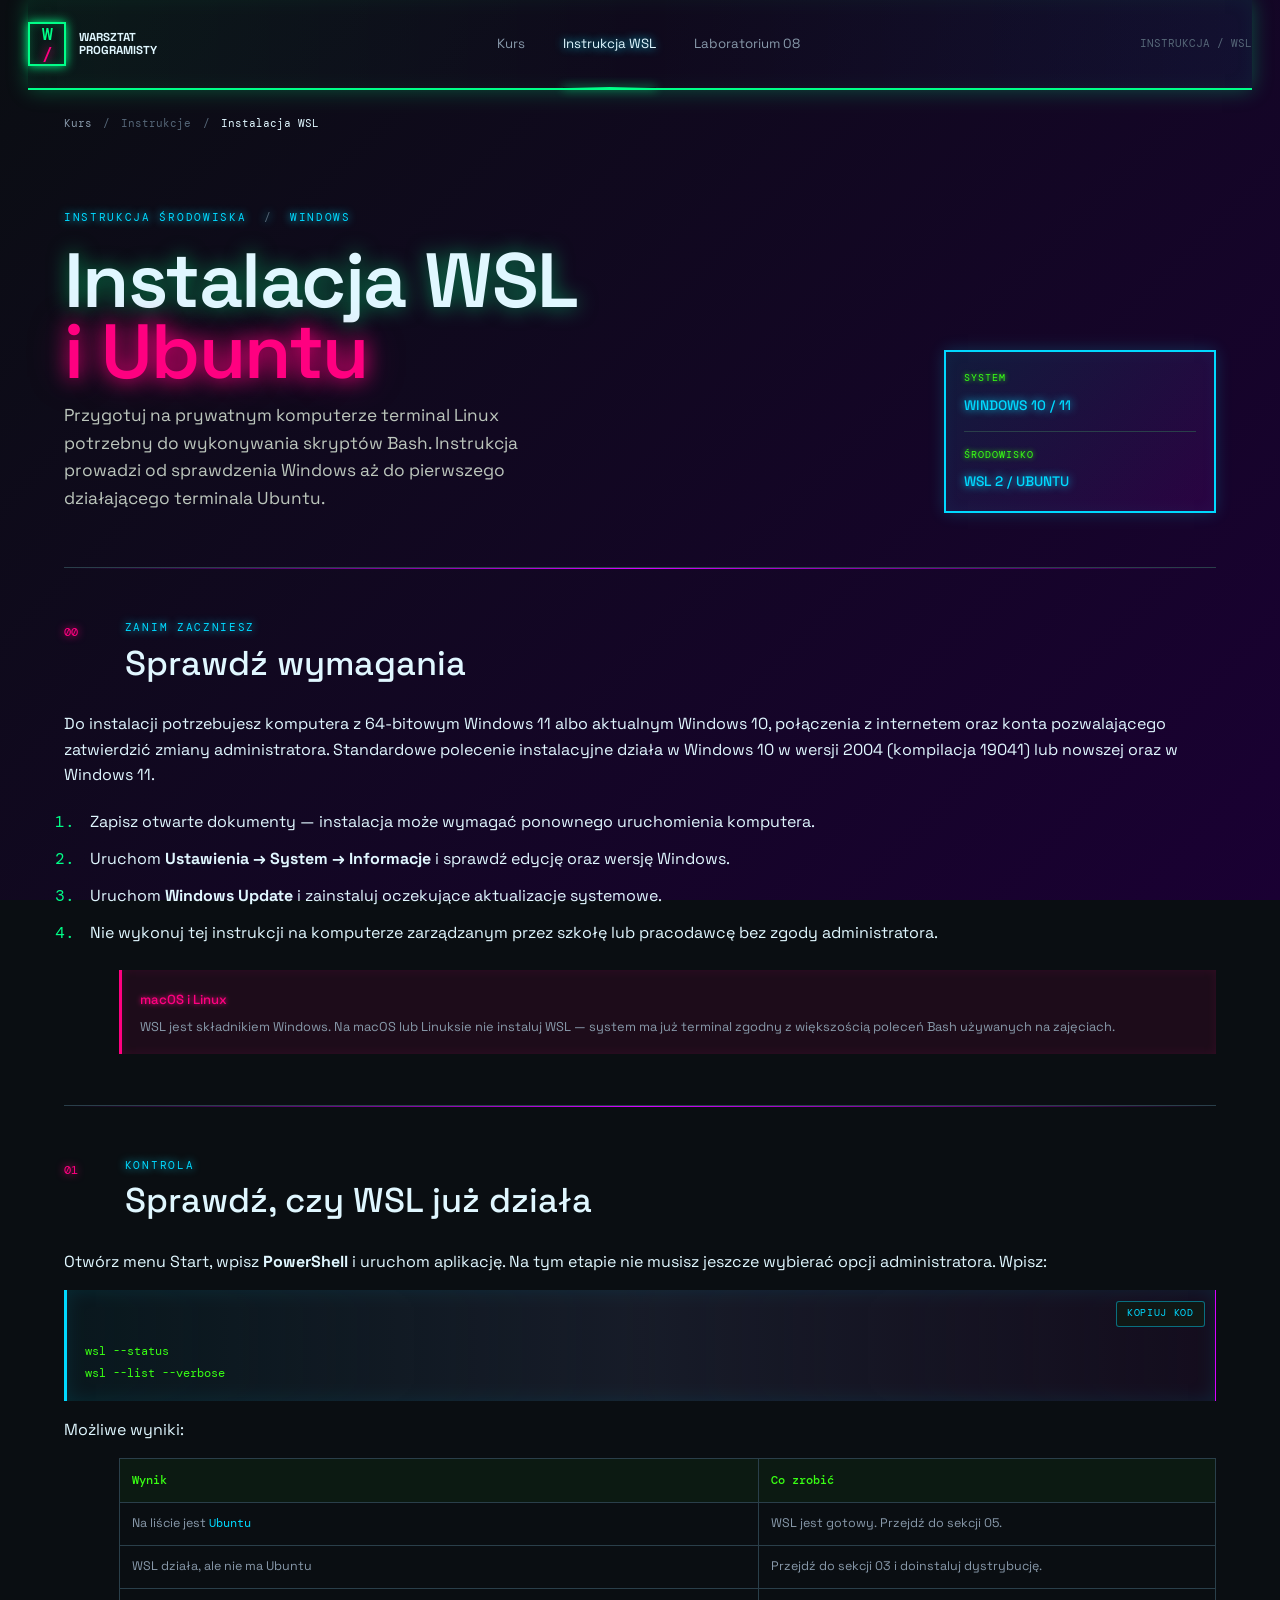
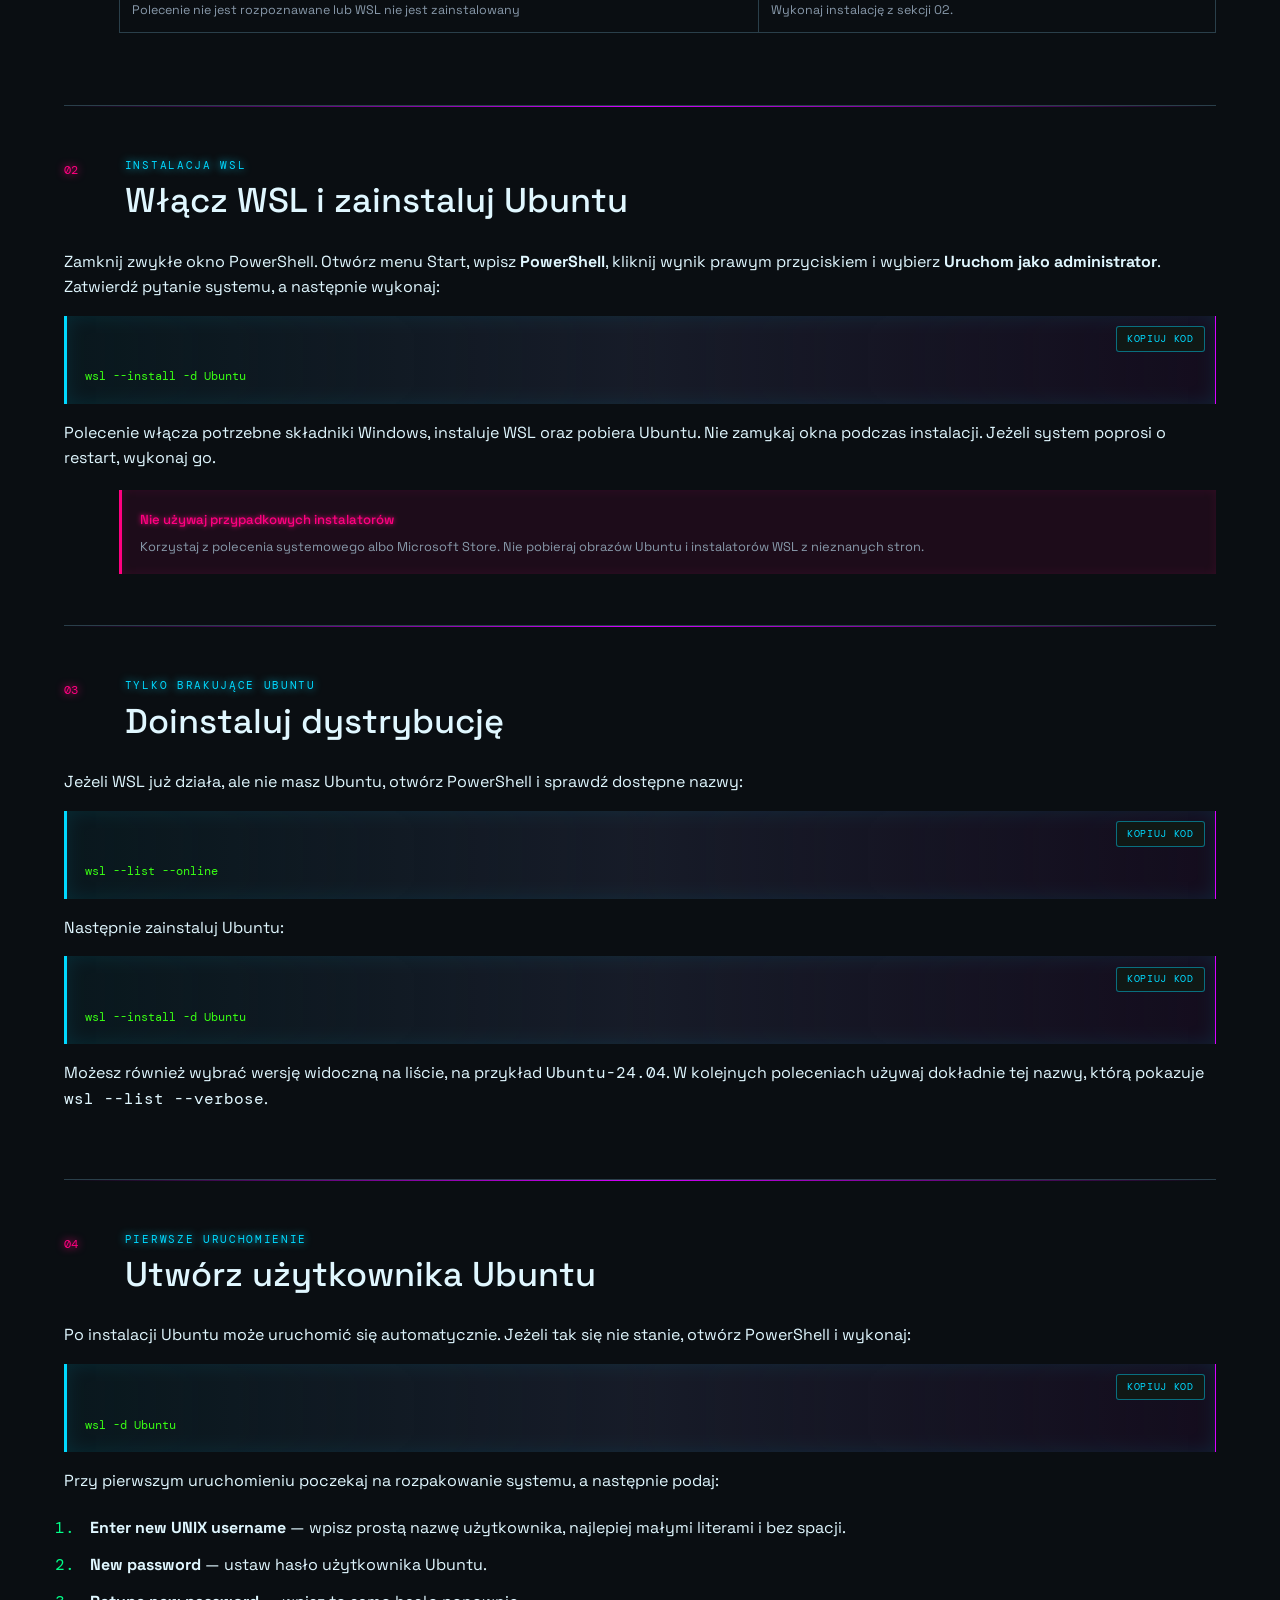
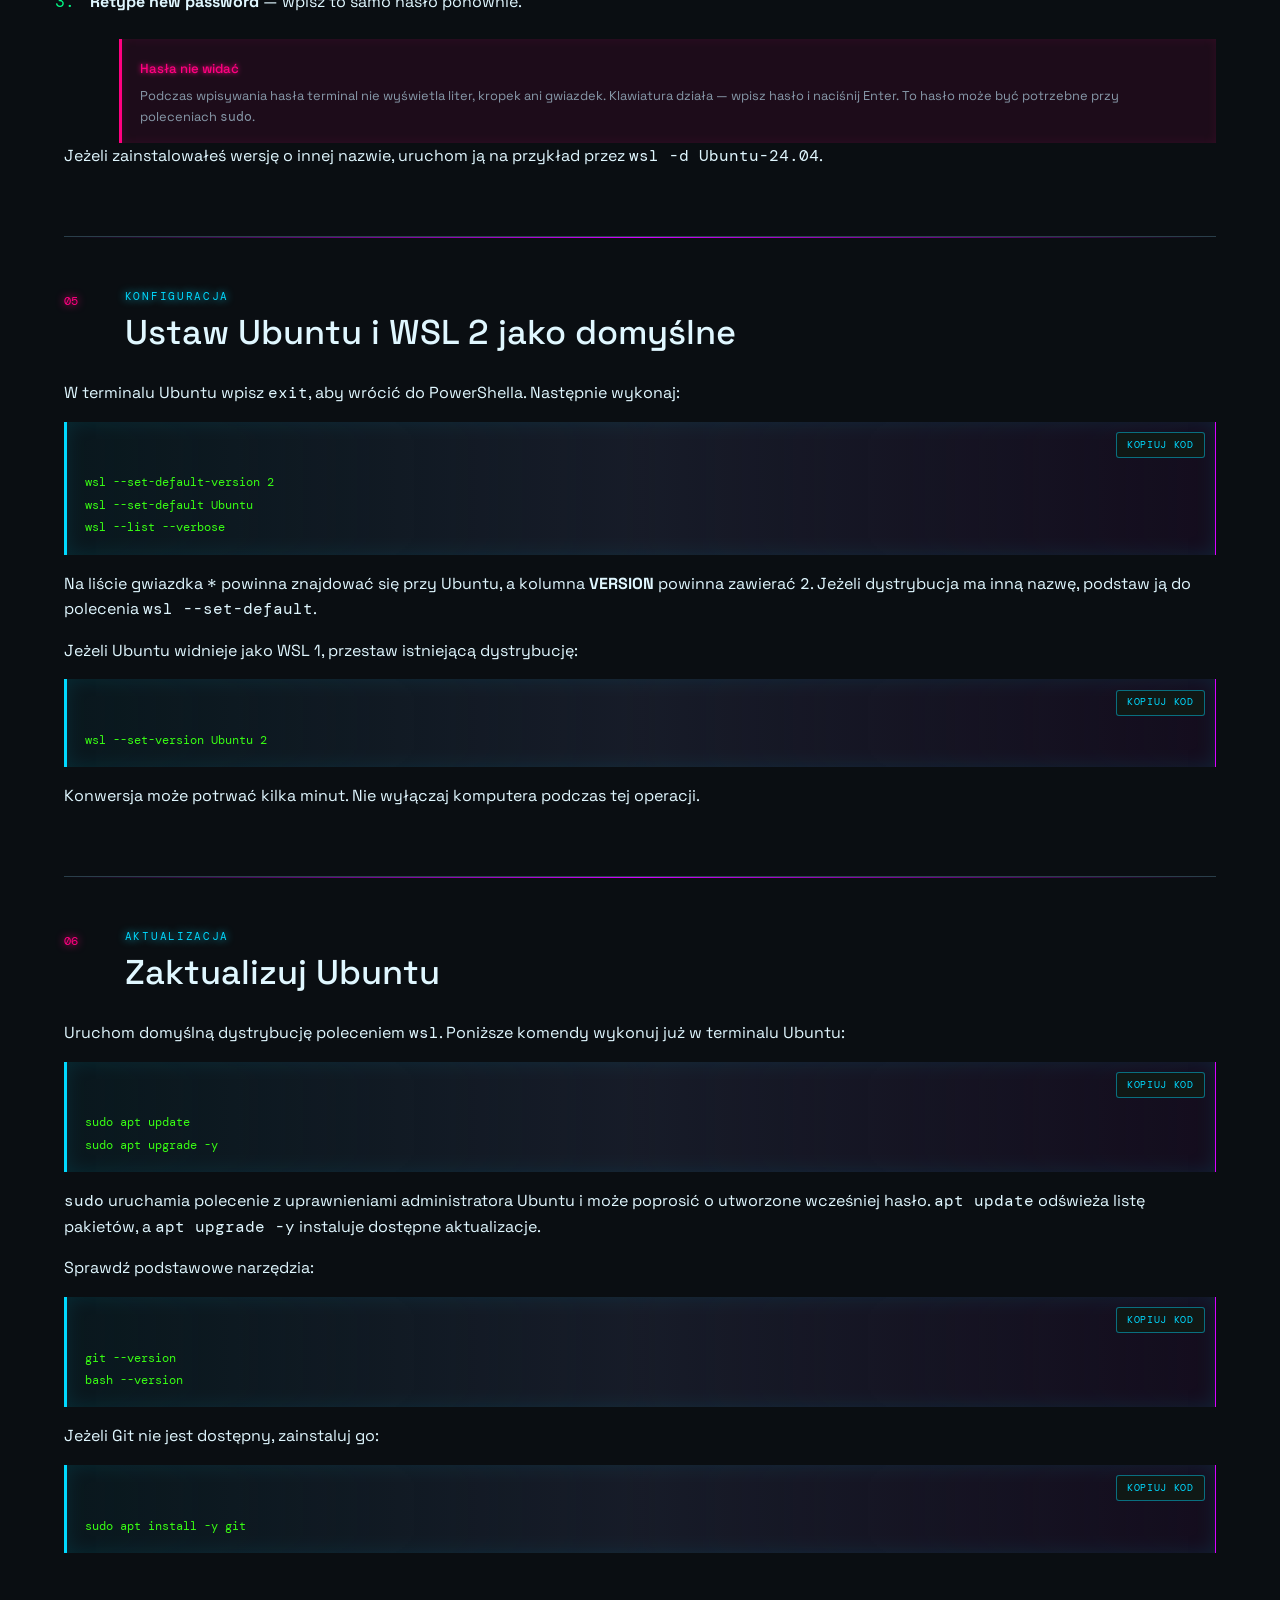
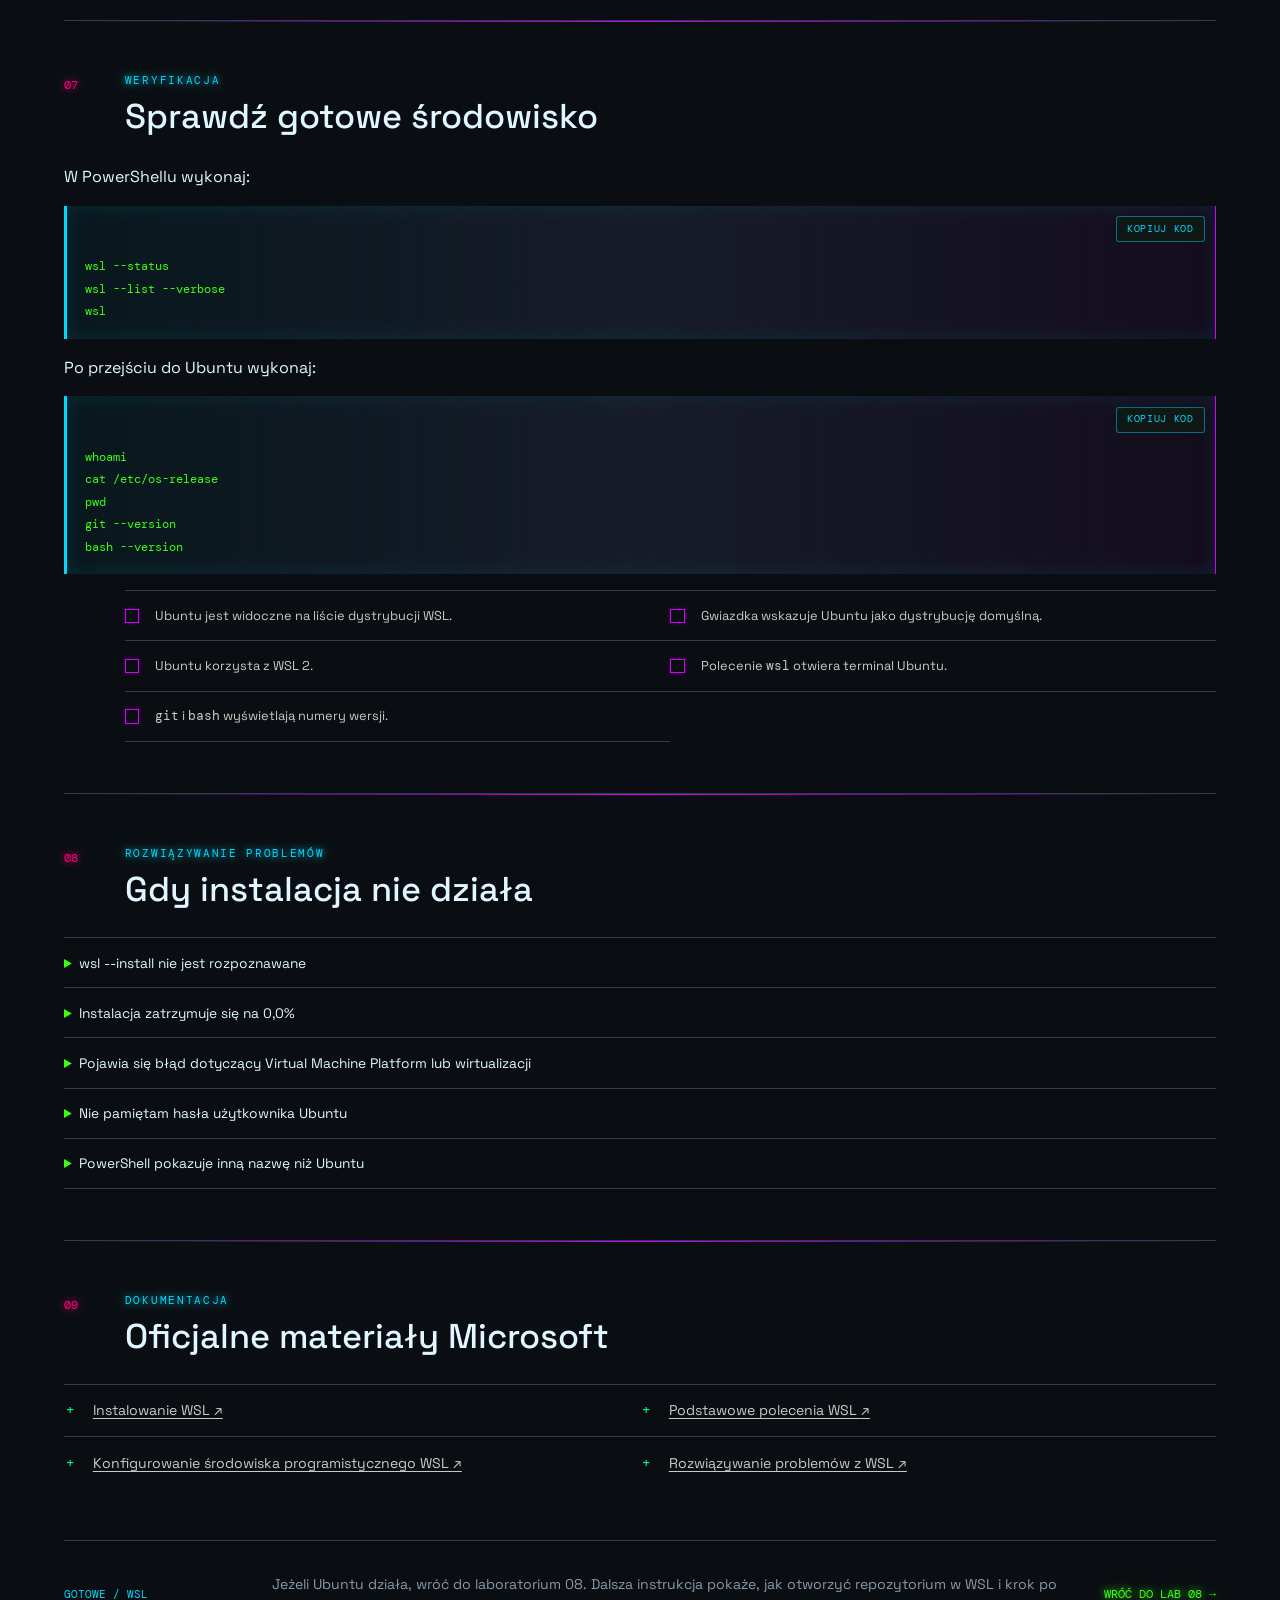
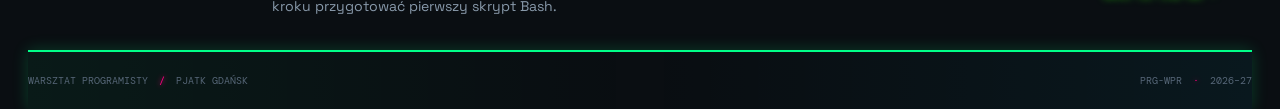
<file: site/instrukcje/instalacja-wsl.html>
<!doctype html>
<html lang="pl">
<head>
  <meta charset="utf-8">
  <meta name="viewport" content="width=device-width, initial-scale=1">
  <meta name="theme-color" content="#101815">
  <meta name="description" content="Instrukcja instalacji WSL 2 i Ubuntu na prywatnym komputerze z Windows 10 lub Windows 11.">
  <title>Instalacja WSL i Ubuntu na Windows | Warsztat Programisty</title>
  <link rel="preconnect" href="https://fonts.googleapis.com">
  <link rel="preconnect" href="https://fonts.gstatic.com" crossorigin>
  <link href="https://fonts.googleapis.com/css2?family=DM+Mono:wght@400;500&amp;family=Space+Grotesk:wght@400;500;600;700&amp;display=swap" rel="stylesheet">
  <link rel="stylesheet" href="../assets/css/styles.css">
  <script src="../assets/js/code-copy.js" defer></script>
</head>
<body>
  <a class="skip-link" href="#main">Przejdź do treści</a>
  <header class="site-header">
    <a class="wordmark" href="../index.html" aria-label="Warsztat Programisty, strona główna"><span class="wordmark-symbol" aria-hidden="true">W<span>/</span></span><span>WARSZTAT<br>PROGRAMISTY</span></a>
    <nav class="site-nav" aria-label="Nawigacja główna">
      <a class="nav-link" href="../index.html">Kurs</a>
      <a class="nav-link is-current" href="instalacja-wsl.html" aria-current="page">Instrukcja WSL</a>
      <a class="nav-link" href="../laboratoria/lab-08.html">Laboratorium 08</a>
    </nav>
    <span class="header-code">INSTRUKCJA / WSL</span>
  </header>

  <main id="main" class="lab-page">
    <nav class="breadcrumbs" aria-label="Okruszki nawigacyjne"><a href="../index.html">Kurs</a><span aria-hidden="true">/</span><span>Instrukcje</span><span aria-hidden="true">/</span><span aria-current="page">Instalacja WSL</span></nav>

    <section class="lab-hero" aria-labelledby="page-title">
      <div>
        <p class="eyebrow">INSTRUKCJA ŚRODOWISKA <span class="eyebrow-divider">/</span> WINDOWS</p>
        <h1 id="page-title">Instalacja WSL<br><span>i Ubuntu</span></h1>
        <p class="intro-lede">Przygotuj na prywatnym komputerze terminal Linux potrzebny do wykonywania skryptów Bash. Instrukcja prowadzi od sprawdzenia Windows aż do pierwszego działającego terminala Ubuntu.</p>
      </div>
      <aside class="lab-readout" aria-label="Zakres instrukcji"><span class="data-label">SYSTEM</span><strong>WINDOWS 10 / 11</strong><span class="readout-rule" aria-hidden="true"></span><span class="data-label">ŚRODOWISKO</span><strong>WSL 2 / UBUNTU</strong></aside>
    </section>

    <section class="section-block" aria-labelledby="before-title">
      <div class="block-heading"><span class="block-number">00</span><div><p class="eyebrow">ZANIM ZACZNIESZ</p><h2 id="before-title">Sprawdź wymagania</h2></div></div>
      <p>Do instalacji potrzebujesz komputera z 64-bitowym Windows 11 albo aktualnym Windows 10, połączenia z internetem oraz konta pozwalającego zatwierdzić zmiany administratora. Standardowe polecenie instalacyjne działa w Windows 10 w wersji 2004 (kompilacja 19041) lub nowszej oraz w Windows 11.</p>
      <ol class="instruction-list">
        <li>Zapisz otwarte dokumenty — instalacja może wymagać ponownego uruchomienia komputera.</li>
        <li>Uruchom <strong>Ustawienia → System → Informacje</strong> i sprawdź edycję oraz wersję Windows.</li>
        <li>Uruchom <strong>Windows Update</strong> i zainstaluj oczekujące aktualizacje systemowe.</li>
        <li>Nie wykonuj tej instrukcji na komputerze zarządzanym przez szkołę lub pracodawcę bez zgody administratora.</li>
      </ol>
      <aside class="safety-note"><strong>macOS i Linux</strong><p>WSL jest składnikiem Windows. Na macOS lub Linuksie nie instaluj WSL — system ma już terminal zgodny z większością poleceń Bash używanych na zajęciach.</p></aside>
    </section>

    <section class="section-block" aria-labelledby="check-title">
      <div class="block-heading"><span class="block-number">01</span><div><p class="eyebrow">KONTROLA</p><h2 id="check-title">Sprawdź, czy WSL już działa</h2></div></div>
      <p>Otwórz menu Start, wpisz <strong>PowerShell</strong> i uruchom aplikację. Na tym etapie nie musisz jeszcze wybierać opcji administratora. Wpisz:</p>
      <pre class="code-block"><code>wsl --status
wsl --list --verbose</code></pre>
      <p>Możliwe wyniki:</p>
      <div class="info-table-wrap"><table class="info-table"><thead><tr><th>Wynik</th><th>Co zrobić</th></tr></thead><tbody>
        <tr><td>Na liście jest <code>Ubuntu</code></td><td>WSL jest gotowy. Przejdź do sekcji 05.</td></tr>
        <tr><td>WSL działa, ale nie ma Ubuntu</td><td>Przejdź do sekcji 03 i doinstaluj dystrybucję.</td></tr>
        <tr><td>Polecenie nie jest rozpoznawane lub WSL nie jest zainstalowany</td><td>Wykonaj instalację z sekcji 02.</td></tr>
      </tbody></table></div>
    </section>

    <section class="section-block" aria-labelledby="install-title">
      <div class="block-heading"><span class="block-number">02</span><div><p class="eyebrow">INSTALACJA WSL</p><h2 id="install-title">Włącz WSL i zainstaluj Ubuntu</h2></div></div>
      <p>Zamknij zwykłe okno PowerShell. Otwórz menu Start, wpisz <strong>PowerShell</strong>, kliknij wynik prawym przyciskiem i wybierz <strong>Uruchom jako administrator</strong>. Zatwierdź pytanie systemu, a następnie wykonaj:</p>
      <pre class="code-block"><code>wsl --install -d Ubuntu</code></pre>
      <p>Polecenie włącza potrzebne składniki Windows, instaluje WSL oraz pobiera Ubuntu. Nie zamykaj okna podczas instalacji. Jeżeli system poprosi o restart, wykonaj go.</p>
      <aside class="safety-note"><strong>Nie używaj przypadkowych instalatorów</strong><p>Korzystaj z polecenia systemowego albo Microsoft Store. Nie pobieraj obrazów Ubuntu i instalatorów WSL z nieznanych stron.</p></aside>
    </section>

    <section class="section-block" aria-labelledby="ubuntu-title">
      <div class="block-heading"><span class="block-number">03</span><div><p class="eyebrow">TYLKO BRAKUJĄCE UBUNTU</p><h2 id="ubuntu-title">Doinstaluj dystrybucję</h2></div></div>
      <p>Jeżeli WSL już działa, ale nie masz Ubuntu, otwórz PowerShell i sprawdź dostępne nazwy:</p>
      <pre class="code-block"><code>wsl --list --online</code></pre>
      <p>Następnie zainstaluj Ubuntu:</p>
      <pre class="code-block"><code>wsl --install -d Ubuntu</code></pre>
      <p>Możesz również wybrać wersję widoczną na liście, na przykład <code>Ubuntu-24.04</code>. W kolejnych poleceniach używaj dokładnie tej nazwy, którą pokazuje <code>wsl --list --verbose</code>.</p>
    </section>

    <section class="section-block" aria-labelledby="account-title">
      <div class="block-heading"><span class="block-number">04</span><div><p class="eyebrow">PIERWSZE URUCHOMIENIE</p><h2 id="account-title">Utwórz użytkownika Ubuntu</h2></div></div>
      <p>Po instalacji Ubuntu może uruchomić się automatycznie. Jeżeli tak się nie stanie, otwórz PowerShell i wykonaj:</p>
      <pre class="code-block"><code>wsl -d Ubuntu</code></pre>
      <p>Przy pierwszym uruchomieniu poczekaj na rozpakowanie systemu, a następnie podaj:</p>
      <ol class="instruction-list">
        <li><strong>Enter new UNIX username</strong> — wpisz prostą nazwę użytkownika, najlepiej małymi literami i bez spacji.</li>
        <li><strong>New password</strong> — ustaw hasło użytkownika Ubuntu.</li>
        <li><strong>Retype new password</strong> — wpisz to samo hasło ponownie.</li>
      </ol>
      <aside class="safety-note"><strong>Hasła nie widać</strong><p>Podczas wpisywania hasła terminal nie wyświetla liter, kropek ani gwiazdek. Klawiatura działa — wpisz hasło i naciśnij Enter. To hasło może być potrzebne przy poleceniach <code>sudo</code>.</p></aside>
      <p>Jeżeli zainstalowałeś wersję o innej nazwie, uruchom ją na przykład przez <code>wsl -d Ubuntu-24.04</code>.</p>
    </section>

    <section class="section-block" aria-labelledby="default-title">
      <div class="block-heading"><span class="block-number">05</span><div><p class="eyebrow">KONFIGURACJA</p><h2 id="default-title">Ustaw Ubuntu i WSL 2 jako domyślne</h2></div></div>
      <p>W terminalu Ubuntu wpisz <code>exit</code>, aby wrócić do PowerShella. Następnie wykonaj:</p>
      <pre class="code-block"><code>wsl --set-default-version 2
wsl --set-default Ubuntu
wsl --list --verbose</code></pre>
      <p>Na liście gwiazdka <code>*</code> powinna znajdować się przy Ubuntu, a kolumna <strong>VERSION</strong> powinna zawierać <code>2</code>. Jeżeli dystrybucja ma inną nazwę, podstaw ją do polecenia <code>wsl --set-default</code>.</p>
      <p>Jeżeli Ubuntu widnieje jako WSL 1, przestaw istniejącą dystrybucję:</p>
      <pre class="code-block"><code>wsl --set-version Ubuntu 2</code></pre>
      <p>Konwersja może potrwać kilka minut. Nie wyłączaj komputera podczas tej operacji.</p>
    </section>

    <section class="section-block" aria-labelledby="update-title">
      <div class="block-heading"><span class="block-number">06</span><div><p class="eyebrow">AKTUALIZACJA</p><h2 id="update-title">Zaktualizuj Ubuntu</h2></div></div>
      <p>Uruchom domyślną dystrybucję poleceniem <code>wsl</code>. Poniższe komendy wykonuj już w terminalu Ubuntu:</p>
      <pre class="code-block"><code>sudo apt update
sudo apt upgrade -y</code></pre>
      <p><code>sudo</code> uruchamia polecenie z uprawnieniami administratora Ubuntu i może poprosić o utworzone wcześniej hasło. <code>apt update</code> odświeża listę pakietów, a <code>apt upgrade -y</code> instaluje dostępne aktualizacje.</p>
      <p>Sprawdź podstawowe narzędzia:</p>
      <pre class="code-block"><code>git --version
bash --version</code></pre>
      <p>Jeżeli Git nie jest dostępny, zainstaluj go:</p>
      <pre class="code-block"><code>sudo apt install -y git</code></pre>
    </section>

    <section class="section-block" aria-labelledby="verify-title">
      <div class="block-heading"><span class="block-number">07</span><div><p class="eyebrow">WERYFIKACJA</p><h2 id="verify-title">Sprawdź gotowe środowisko</h2></div></div>
      <p>W PowerShellu wykonaj:</p>
      <pre class="code-block"><code>wsl --status
wsl --list --verbose
wsl</code></pre>
      <p>Po przejściu do Ubuntu wykonaj:</p>
      <pre class="code-block"><code>whoami
cat /etc/os-release
pwd
git --version
bash --version</code></pre>
      <ul class="checklist">
        <li><span class="check-box" aria-hidden="true"></span><span>Ubuntu jest widoczne na liście dystrybucji WSL.</span></li>
        <li><span class="check-box" aria-hidden="true"></span><span>Gwiazdka wskazuje Ubuntu jako dystrybucję domyślną.</span></li>
        <li><span class="check-box" aria-hidden="true"></span><span>Ubuntu korzysta z WSL 2.</span></li>
        <li><span class="check-box" aria-hidden="true"></span><span>Polecenie <code>wsl</code> otwiera terminal Ubuntu.</span></li>
        <li><span class="check-box" aria-hidden="true"></span><span><code>git</code> i <code>bash</code> wyświetlają numery wersji.</span></li>
      </ul>
    </section>

    <section class="section-block troubleshooting" aria-labelledby="problems-title">
      <div class="block-heading"><span class="block-number">08</span><div><p class="eyebrow">ROZWIĄZYWANIE PROBLEMÓW</p><h2 id="problems-title">Gdy instalacja nie działa</h2></div></div>
      <details><summary>wsl --install nie jest rozpoznawane</summary><p>Uruchom Windows Update i sprawdź wersję systemu. Standardowe polecenie wymaga Windows 10 w wersji 2004 z kompilacją 19041 lub nowszą albo Windows 11. Dla starszego systemu skorzystaj z oficjalnej instrukcji instalacji ręcznej.</p></details>
      <details><summary>Instalacja zatrzymuje się na 0,0%</summary><p>Sprawdź połączenie z internetem, uruchom ponownie komputer i ponów polecenie w PowerShellu uruchomionym jako administrator. Możesz też zainstalować aplikację Ubuntu z Microsoft Store.</p></details>
      <details><summary>Pojawia się błąd dotyczący Virtual Machine Platform lub wirtualizacji</summary><p>Upewnij się, że komputer został ponownie uruchomiony po instalacji. Jeżeli problem pozostaje, sprawdź w Menedżerze zadań, w zakładce Wydajność → Procesor, czy wirtualizacja jest włączona. Zmiana ustawień BIOS/UEFI zależy od producenta komputera — skorzystaj z jego dokumentacji.</p></details>
      <details><summary>Nie pamiętam hasła użytkownika Ubuntu</summary><p>Hasło Ubuntu jest niezależne od hasła i PIN-u Windows. Nie próbuj wielokrotnie zgadywać. Skorzystaj z oficjalnej dokumentacji WSL dotyczącej resetowania hasła dystrybucji.</p></details>
      <details><summary>PowerShell pokazuje inną nazwę niż Ubuntu</summary><p>Skopiuj dokładną nazwę z <code>wsl --list --verbose</code>. Jeżeli jest to na przykład <code>Ubuntu-24.04</code>, używaj tej nazwy w poleceniach <code>wsl -d</code>, <code>wsl --set-default</code> i <code>wsl --set-version</code>.</p></details>
    </section>

    <section class="section-block" aria-labelledby="sources-title">
      <div class="block-heading"><span class="block-number">09</span><div><p class="eyebrow">DOKUMENTACJA</p><h2 id="sources-title">Oficjalne materiały Microsoft</h2></div></div>
      <ul class="outcome-list">
        <li><a href="https://learn.microsoft.com/windows/wsl/install" target="_blank" rel="noreferrer">Instalowanie WSL <span aria-hidden="true">↗</span></a></li>
        <li><a href="https://learn.microsoft.com/windows/wsl/basic-commands" target="_blank" rel="noreferrer">Podstawowe polecenia WSL <span aria-hidden="true">↗</span></a></li>
        <li><a href="https://learn.microsoft.com/windows/wsl/setup/environment" target="_blank" rel="noreferrer">Konfigurowanie środowiska programistycznego WSL <span aria-hidden="true">↗</span></a></li>
        <li><a href="https://learn.microsoft.com/windows/wsl/troubleshooting" target="_blank" rel="noreferrer">Rozwiązywanie problemów z WSL <span aria-hidden="true">↗</span></a></li>
      </ul>
    </section>

    <div class="next-step"><span class="note-index">GOTOWE / WSL</span><p>Jeżeli Ubuntu działa, wróć do laboratorium 08. Dalsza instrukcja pokaże, jak otworzyć repozytorium w WSL i krok po kroku przygotować pierwszy skrypt Bash.</p><a href="../laboratoria/lab-08.html#wsl-title">WRÓĆ DO LAB 08 →</a></div>
  </main>

  <footer class="site-footer"><span>WARSZTAT PROGRAMISTY <span class="footer-slash">/</span> PJATK GDAŃSK</span><span>PRG-WPR <span class="footer-slash">·</span> 2026–27</span></footer>
</body>
</html>
</file>
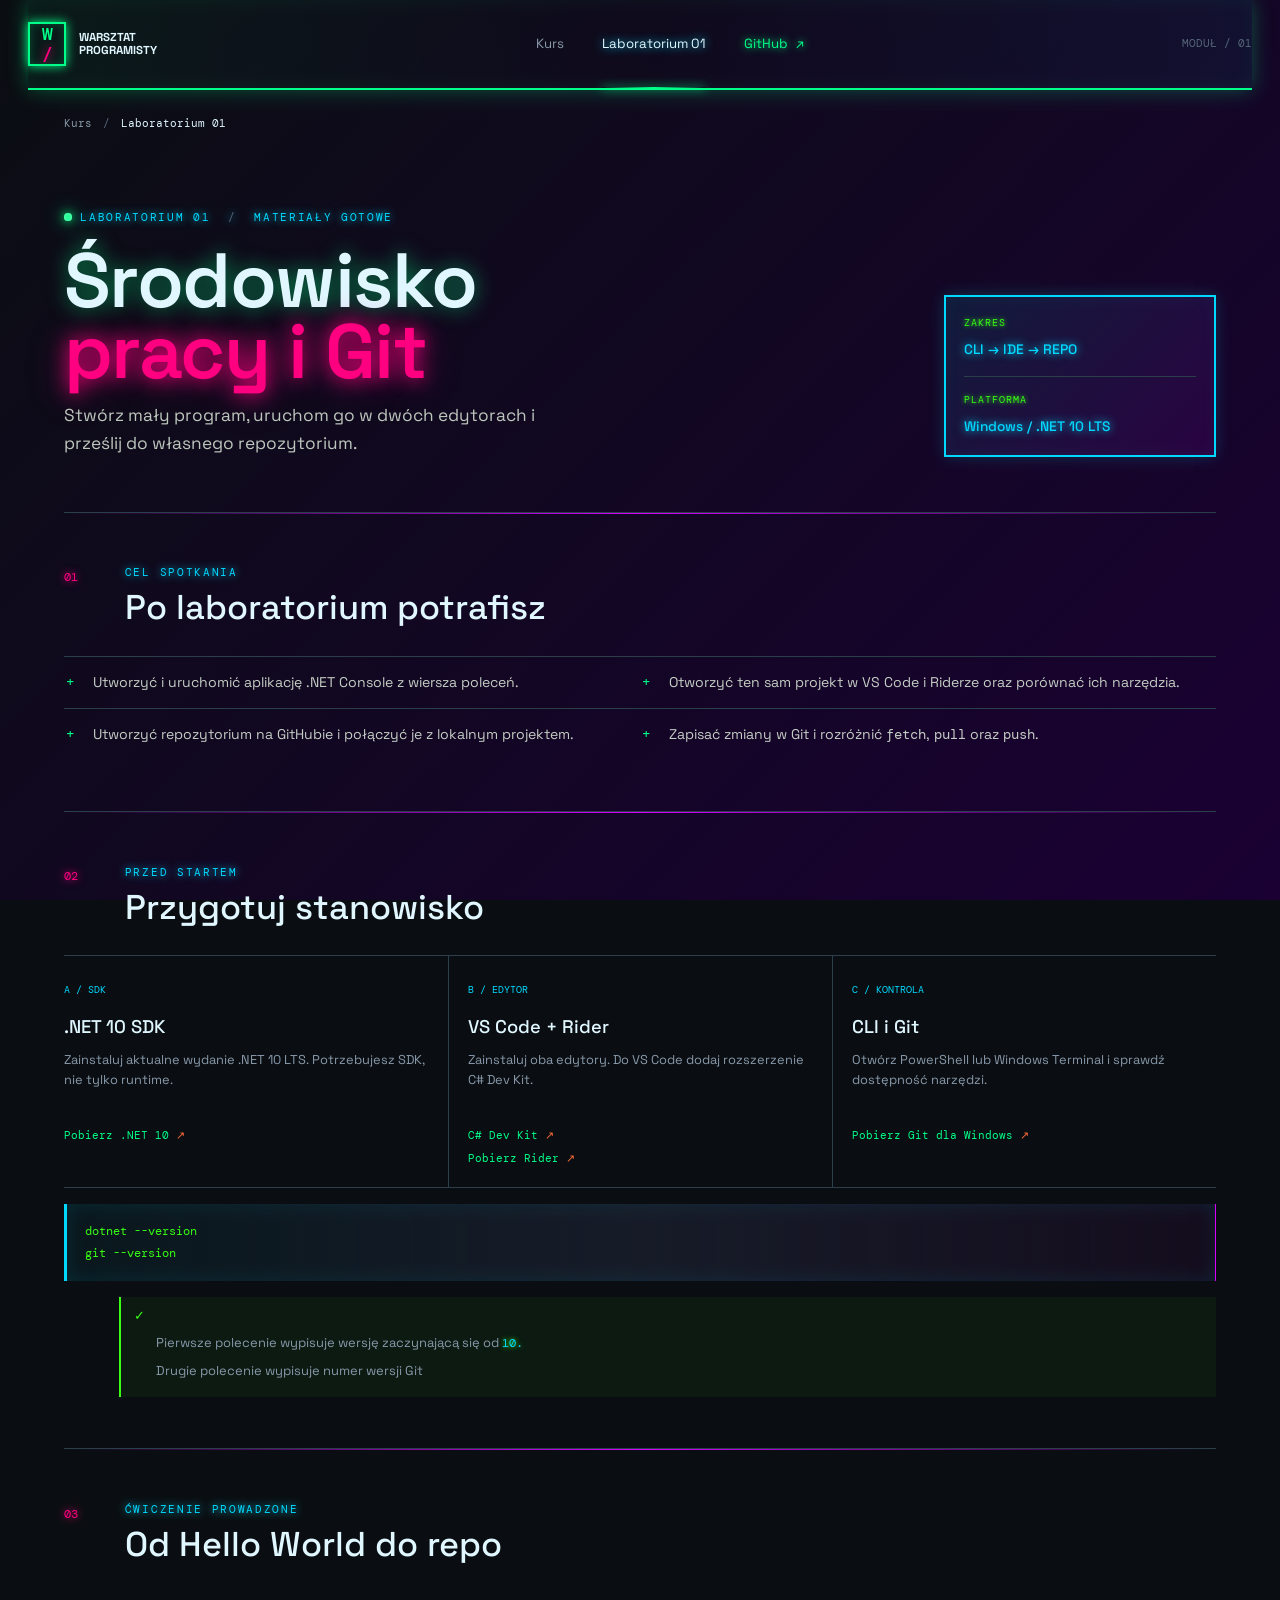
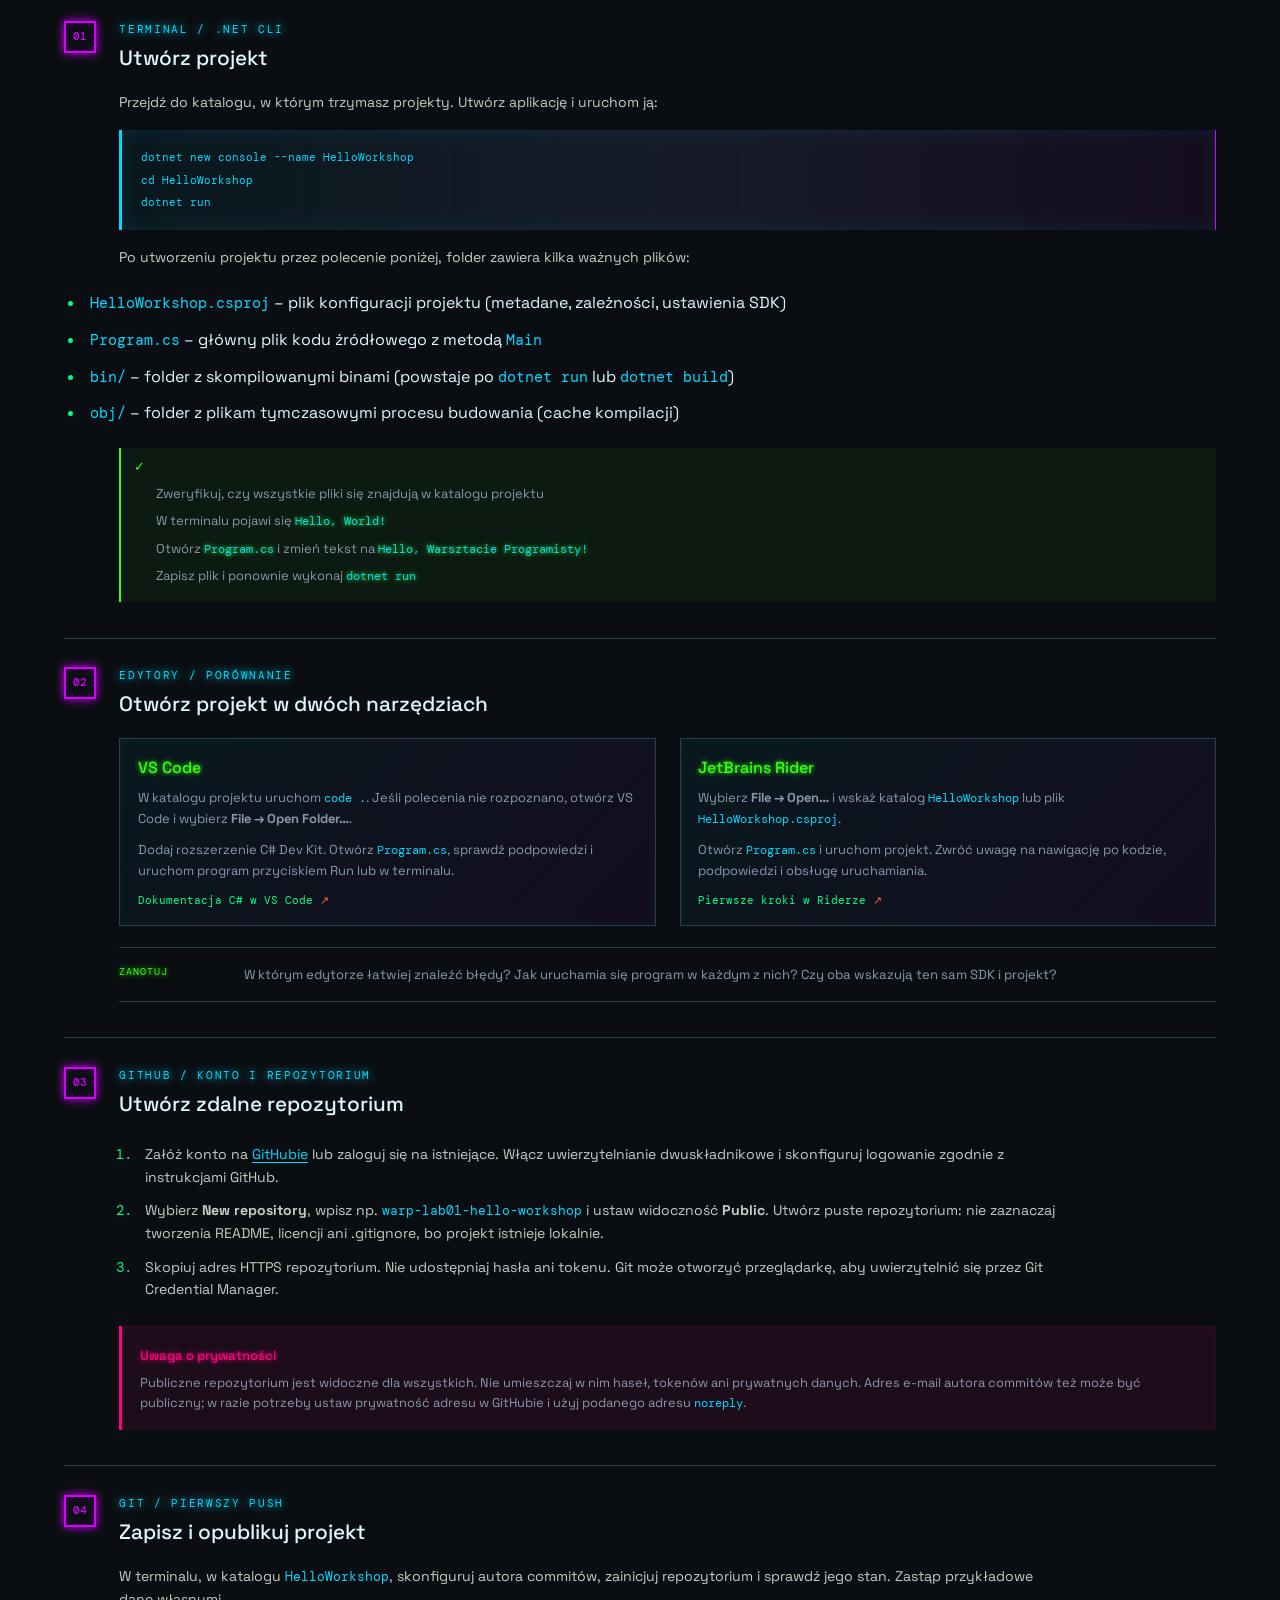
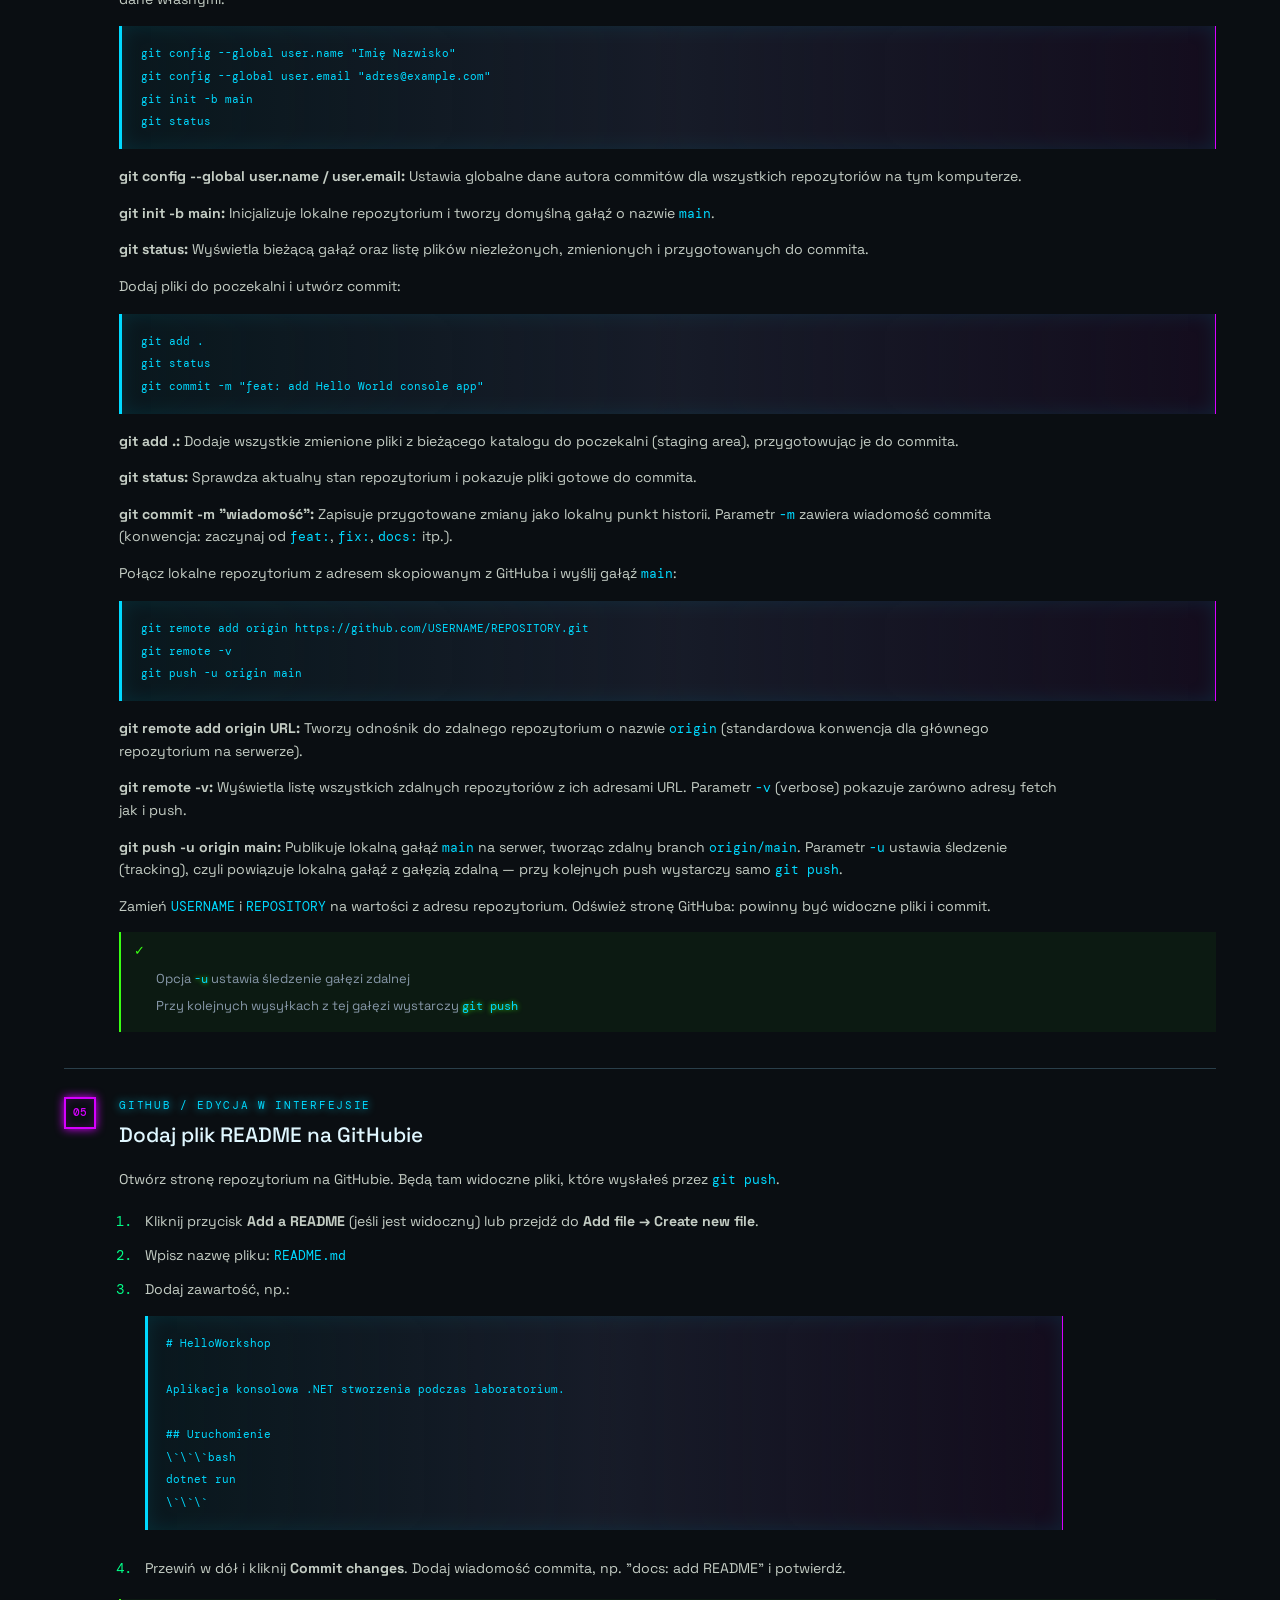
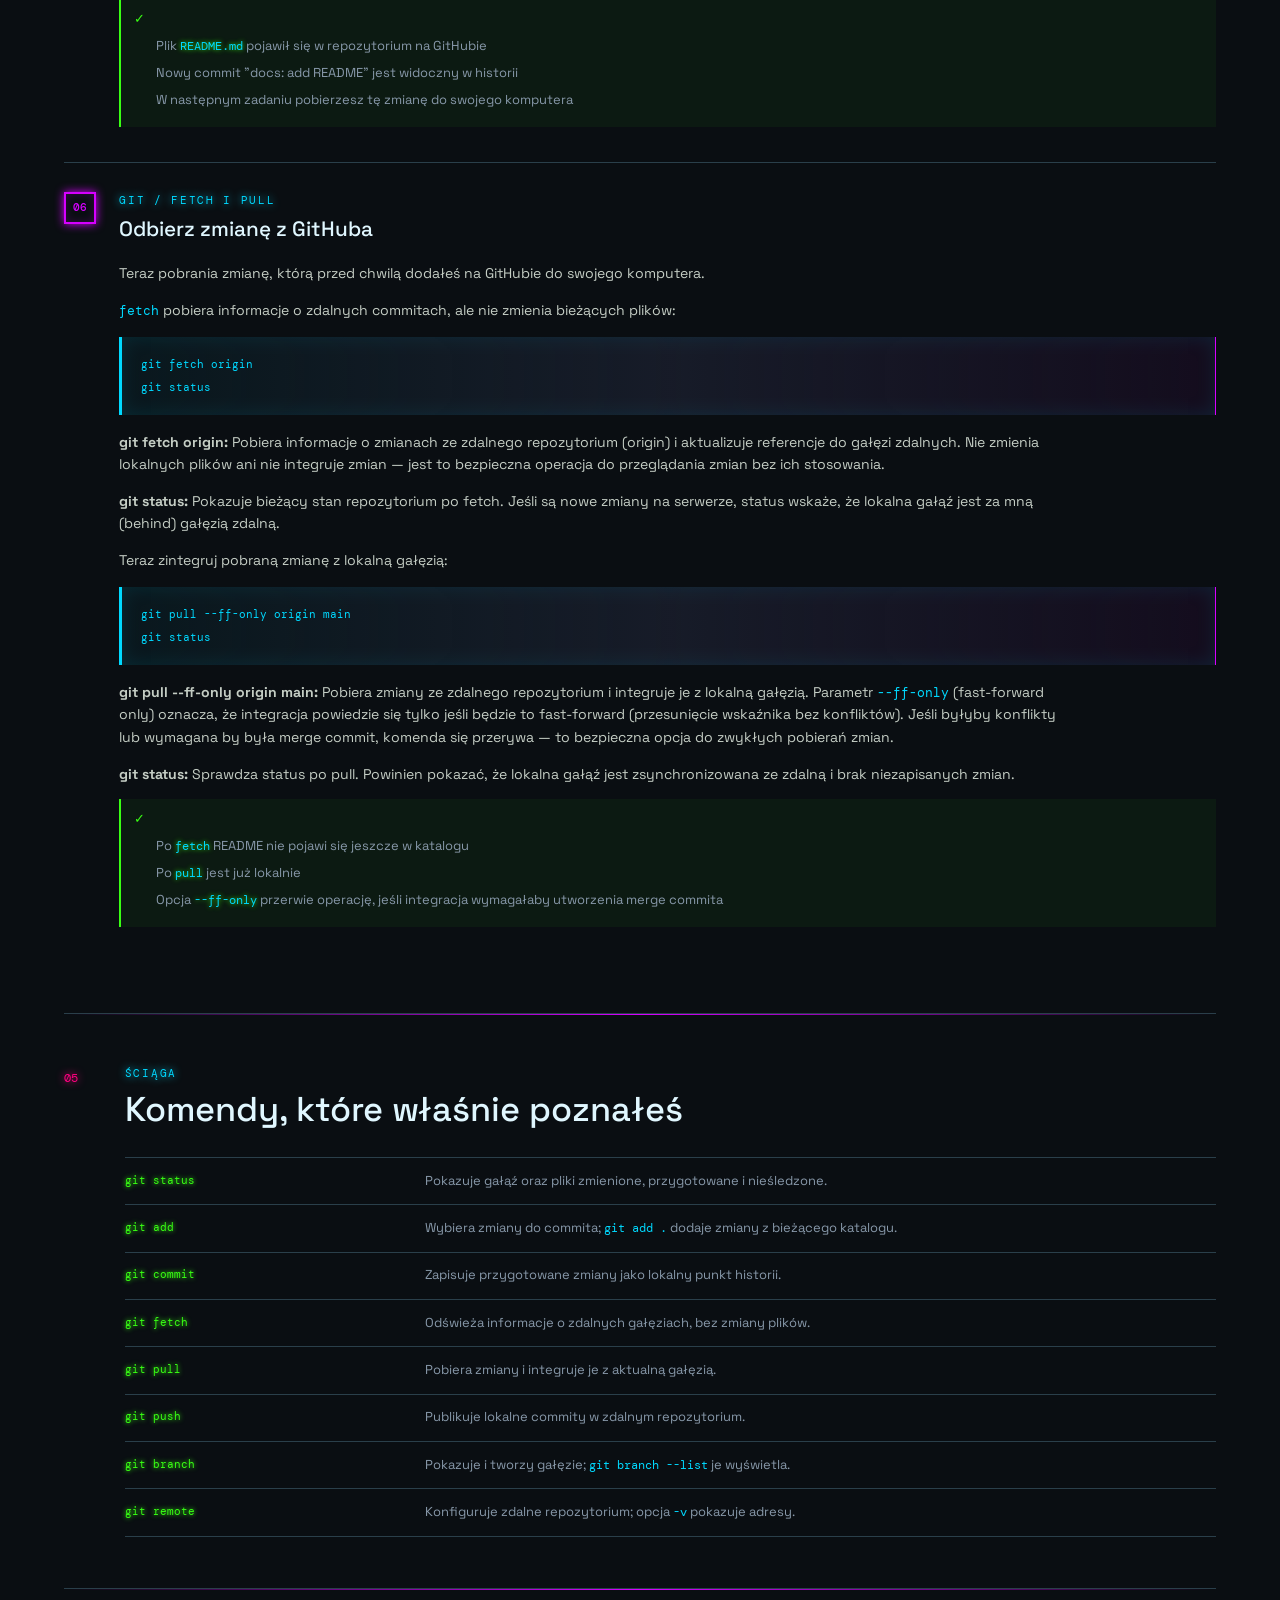
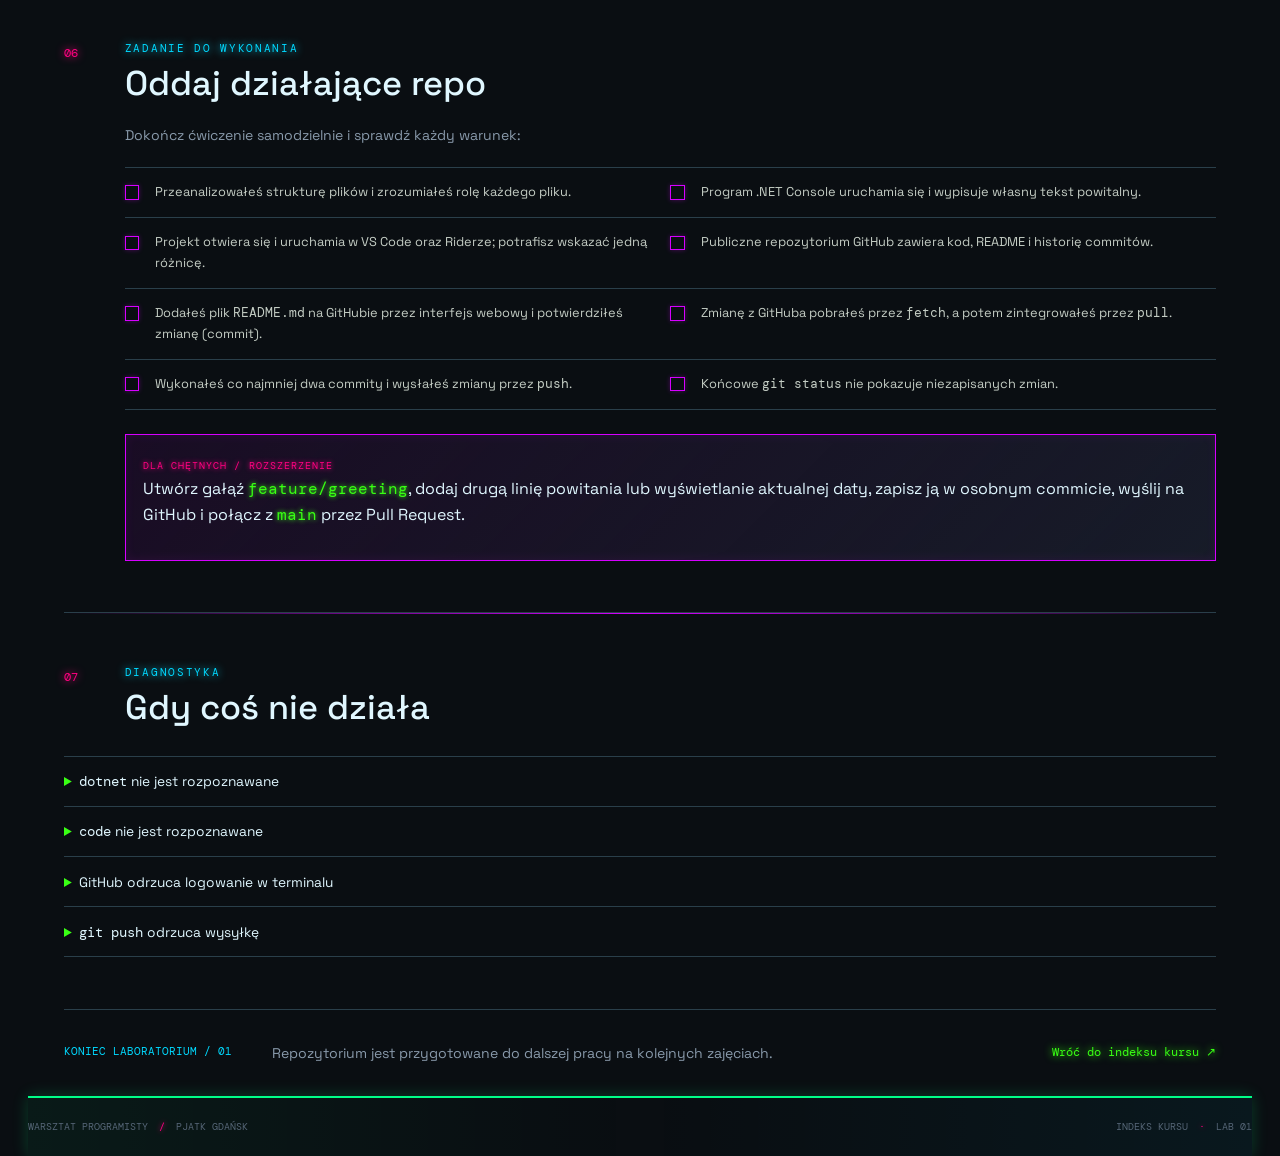
<file: site/laboratoria/lab-01.html>
<!doctype html>
<html lang="pl">
<head>
  <meta charset="utf-8">
  <meta name="viewport" content="width=device-width, initial-scale=1">
  <meta name="theme-color" content="#101815">
  <meta name="description" content="Laboratorium 01: projekt .NET Console, edytory oraz podstawy Git i GitHub.">
  <title>01. Środowisko pracy i Git | Warsztat Programisty</title>
  <link rel="preconnect" href="https://fonts.googleapis.com">
  <link rel="preconnect" href="https://fonts.gstatic.com" crossorigin>
  <link href="https://fonts.googleapis.com/css2?family=DM+Mono:wght@400;500&family=Space+Grotesk:wght@400;500;600;700&display=swap" rel="stylesheet">
  <link rel="stylesheet" href="../assets/css/styles.css">
</head>
<body>
  <a class="skip-link" href="#main">Przejdź do treści</a>
  <header class="site-header">
    <a class="wordmark" href="../index.html" aria-label="Warsztat Programisty, strona główna"><span class="wordmark-symbol" aria-hidden="true">W<span>/</span></span><span>WARSZTAT<br>PROGRAMISTY</span></a>
    <nav class="site-nav" aria-label="Nawigacja główna">
      <a class="nav-link" href="../index.html">Kurs</a>
      <a class="nav-link is-current" href="lab-01.html" aria-current="page">Laboratorium 01</a>
      <a class="nav-external" href="https://github.com/" target="_blank" rel="noreferrer">GitHub <span aria-hidden="true">↗</span></a>
    </nav>
    <span class="header-code">MODUŁ / 01</span>
  </header>

  <main id="main" class="lab-page">
    <nav class="breadcrumbs" aria-label="Okruszki nawigacyjne"><a href="../index.html">Kurs</a><span aria-hidden="true">/</span><span aria-current="page">Laboratorium 01</span></nav>
    <section class="lab-hero" aria-labelledby="lab-title">
      <div>
        <p class="eyebrow"><span class="live-dot" aria-hidden="true"></span> LABORATORIUM 01 <span class="eyebrow-divider">/</span> MATERIAŁY GOTOWE</p>
        <h1 id="lab-title">Środowisko<br><span>pracy i Git</span></h1>
        <p class="intro-lede">Stwórz mały program, uruchom go w dwóch edytorach i prześlij do własnego repozytorium.</p>
      </div>
      <aside class="lab-readout" aria-label="Zakres laboratorium"><span class="data-label">ZAKRES</span><strong>CLI → IDE → REPO</strong><span class="readout-rule" aria-hidden="true"></span><span class="data-label">PLATFORMA</span><strong>Windows / .NET 10 LTS</strong></aside>
    </section>

    <section class="section-block" aria-labelledby="outcomes-title">
      <div class="block-heading"><span class="block-number">01</span><div><p class="eyebrow">CEL SPOTKANIA</p><h2 id="outcomes-title">Po laboratorium potrafisz</h2></div></div>
      <ul class="outcome-list">
        <li>Utworzyć i uruchomić aplikację .NET Console z wiersza poleceń.</li>
        <li>Otworzyć ten sam projekt w VS Code i Riderze oraz porównać ich narzędzia.</li>
        <li>Utworzyć repozytorium na GitHubie i połączyć je z lokalnym projektem.</li>
        <li>Zapisać zmiany w Git i rozróżnić <code>fetch</code>, <code>pull</code> oraz <code>push</code>.</li>
      </ul>
    </section>

    <section class="section-block" aria-labelledby="prep-title">
      <div class="block-heading"><span class="block-number">02</span><div><p class="eyebrow">PRZED STARTEM</p><h2 id="prep-title">Przygotuj stanowisko</h2></div></div>
      <div class="prep-grid">
        <article class="prep-item"><span class="prep-index">A / SDK</span><h3>.NET 10 SDK</h3><p>Zainstaluj aktualne wydanie .NET 10 LTS. Potrzebujesz SDK, nie tylko runtime.</p><a class="small-link" href="https://dotnet.microsoft.com/download/dotnet/10.0" target="_blank" rel="noreferrer">Pobierz .NET 10 <span aria-hidden="true">↗</span></a></article>
        <article class="prep-item"><span class="prep-index">B / EDYTOR</span><h3>VS Code + Rider</h3><p>Zainstaluj oba edytory. Do VS Code dodaj rozszerzenie C# Dev Kit.</p><a class="small-link" href="https://code.visualstudio.com/docs/csharp/get-started" target="_blank" rel="noreferrer">C# Dev Kit <span aria-hidden="true">↗</span></a><a class="small-link" href="https://www.jetbrains.com/rider/download/" target="_blank" rel="noreferrer">Pobierz Rider <span aria-hidden="true">↗</span></a></article>
        <article class="prep-item"><span class="prep-index">C / KONTROLA</span><h3>CLI i Git</h3><p>Otwórz PowerShell lub Windows Terminal i sprawdź dostępność narzędzi.</p><a class="small-link" href="https://git-scm.com/download/win" target="_blank" rel="noreferrer">Pobierz Git dla Windows <span aria-hidden="true">↗</span></a></article>
      </div>
      <pre class="code-block"><code>dotnet --version
git --version</code></pre>
      <ul class="expected-result"><span class="result-mark" aria-hidden="true">✓</span>
        <li>Pierwsze polecenie wypisuje wersję zaczynającą się od <code>10.</code></li>
        <li>Drugie polecenie wypisuje numer wersji Git</li>
      </ul>
    </section>

    <section class="section-block" aria-labelledby="steps-title">
      <div class="block-heading"><span class="block-number">03</span><div><p class="eyebrow">ĆWICZENIE PROWADZONE</p><h2 id="steps-title">Od Hello World do repo</h2></div></div>
      <article class="lesson-step">
        <div class="step-heading"><span class="step-number">01</span><div><p class="eyebrow">TERMINAL / .NET CLI</p><h3>Utwórz projekt</h3></div></div>
        <p>Przejdź do katalogu, w którym trzymasz projekty. Utwórz aplikację i uruchom ją:</p>
        <pre class="code-block"><code>dotnet new console --name HelloWorkshop
cd HelloWorkshop
dotnet run</code></pre>
<p>Po utworzeniu projektu przez polecenie poniżej, folder zawiera kilka ważnych plików:</p>
        <ul class="instruction-list">
          <li><code>HelloWorkshop.csproj</code> – plik konfiguracji projektu (metadane, zależności, ustawienia SDK)</li>
          <li><code>Program.cs</code> – główny plik kodu źródłowego z metodą <code>Main</code></li>
          <li><code>bin/</code> – folder z skompilowanymi binami (powstaje po <code>dotnet run</code> lub <code>dotnet build</code>)</li>
          <li><code>obj/</code> – folder z plikam tymczasowymi procesu budowania (cache kompilacji)</li>
        </ul>
        <ul class="expected-result"><span class="result-mark" aria-hidden="true">✓</span>
          <li>Zweryfikuj, czy wszystkie pliki się znajdują w katalogu projektu</li>
          <li>W terminalu pojawi się <code>Hello, World!</code></li>
          <li>Otwórz <code>Program.cs</code> i zmień tekst na <code>Hello, Warsztacie Programisty!</code></li>
          <li>Zapisz plik i ponownie wykonaj <code>dotnet run</code></li>
        </ul>
      </article>

      <article class="lesson-step">
        <div class="step-heading"><span class="step-number">02</span><div><p class="eyebrow">EDYTORY / PORÓWNANIE</p><h3>Otwórz projekt w dwóch narzędziach</h3></div></div>
        <div class="editor-columns">
          <div><h4>VS Code</h4><p>W katalogu projektu uruchom <code>code .</code>. Jeśli polecenia nie rozpoznano, otwórz VS Code i wybierz <strong>File → Open Folder…</strong>.</p><p>Dodaj rozszerzenie C# Dev Kit. Otwórz <code>Program.cs</code>, sprawdź podpowiedzi i uruchom program przyciskiem Run lub w terminalu.</p><a class="small-link" href="https://code.visualstudio.com/docs/csharp/get-started" target="_blank" rel="noreferrer">Dokumentacja C# w VS Code <span aria-hidden="true">↗</span></a></div>
          <div><h4>JetBrains Rider</h4><p>Wybierz <strong>File → Open…</strong> i wskaż katalog <code>HelloWorkshop</code> lub plik <code>HelloWorkshop.csproj</code>.</p><p>Otwórz <code>Program.cs</code> i uruchom projekt. Zwróć uwagę na nawigację po kodzie, podpowiedzi i obsługę uruchamiania.</p><a class="small-link" href="https://www.jetbrains.com/help/rider/Getting_Started.html" target="_blank" rel="noreferrer">Pierwsze kroki w Riderze <span aria-hidden="true">↗</span></a></div>
        </div>
        <div class="comparison-prompt"><span class="data-label">ZANOTUJ</span><p>W którym edytorze łatwiej znaleźć błędy? Jak uruchamia się program w każdym z nich? Czy oba wskazują ten sam SDK i projekt?</p></div>
      </article>

      <article class="lesson-step">
        <div class="step-heading"><span class="step-number">03</span><div><p class="eyebrow">GITHUB / KONTO I REPOZYTORIUM</p><h3>Utwórz zdalne repozytorium</h3></div></div>
        <ol class="instruction-list">
          <li>Załóż konto na <a href="https://github.com/signup" target="_blank" rel="noreferrer">GitHubie</a> lub zaloguj się na istniejące. Włącz uwierzytelnianie dwuskładnikowe i skonfiguruj logowanie zgodnie z instrukcjami GitHub.</li>
          <li>Wybierz <strong>New repository</strong>, wpisz np. <code>warp-lab01-hello-workshop</code> i ustaw widoczność <strong>Public</strong>. Utwórz puste repozytorium: nie zaznaczaj tworzenia README, licencji ani .gitignore, bo projekt istnieje lokalnie.</li>
          <li>Skopiuj adres HTTPS repozytorium. Nie udostępniaj hasła ani tokenu. Git może otworzyć przeglądarkę, aby uwierzytelnić się przez Git Credential Manager.</li>
        </ol>
        <aside class="safety-note"><strong>Uwaga o prywatności</strong><p>Publiczne repozytorium jest widoczne dla wszystkich. Nie umieszczaj w nim haseł, tokenów ani prywatnych danych. Adres e-mail autora commitów też może być publiczny; w razie potrzeby ustaw prywatność adresu w GitHubie i użyj podanego adresu <code>noreply</code>.</p></aside>
      </article>

      <article class="lesson-step">
        <div class="step-heading"><span class="step-number">04</span><div><p class="eyebrow">GIT / PIERWSZY PUSH</p><h3>Zapisz i opublikuj projekt</h3></div></div>
        <p>W terminalu, w katalogu <code>HelloWorkshop</code>, skonfiguruj autora commitów, zainicjuj repozytorium i sprawdź jego stan. Zastąp przykładowe dane własnymi.</p>
        <pre class="code-block"><code>git config --global user.name "Imię Nazwisko"
git config --global user.email "adres@example.com"
git init -b main
git status</code></pre>
        <p><strong>git config --global user.name / user.email:</strong> Ustawia globalne dane autora commitów dla wszystkich repozytoriów na tym komputerze.</p>
        <p><strong>git init -b main:</strong> Inicjalizuje lokalne repozytorium i tworzy domyślną gałąź o nazwie <code>main</code>.</p>
        <p><strong>git status:</strong> Wyświetla bieżącą gałąź oraz listę plików niezleżonych, zmienionych i przygotowanych do commita.</p>
        <p>Dodaj pliki do poczekalni i utwórz commit:</p>
        <pre class="code-block"><code>git add .
git status
git commit -m "feat: add Hello World console app"</code></pre>
        <p><strong>git add .:</strong> Dodaje wszystkie zmienione pliki z bieżącego katalogu do poczekalni (staging area), przygotowując je do commita.</p>
        <p><strong>git status:</strong> Sprawdza aktualny stan repozytorium i pokazuje pliki gotowe do commita.</p>
        <p><strong>git commit -m "wiadomość":</strong> Zapisuje przygotowane zmiany jako lokalny punkt historii. Parametr <code>-m</code> zawiera wiadomość commita (konwencja: zaczynaj od <code>feat:</code>, <code>fix:</code>, <code>docs:</code> itp.).</p>
        <p>Połącz lokalne repozytorium z adresem skopiowanym z GitHuba i wyślij gałąź <code>main</code>:</p>
        <pre class="code-block"><code>git remote add origin https://github.com/USERNAME/REPOSITORY.git
git remote -v
git push -u origin main</code></pre>
        <p><strong>git remote add origin URL:</strong> Tworzy odnośnik do zdalnego repozytorium o nazwie <code>origin</code> (standardowa konwencja dla głównego repozytorium na serwerze).</p>
        <p><strong>git remote -v:</strong> Wyświetla listę wszystkich zdalnych repozytoriów z ich adresami URL. Parametr <code>-v</code> (verbose) pokazuje zarówno adresy fetch jak i push.</p>
        <p><strong>git push -u origin main:</strong> Publikuje lokalną gałąź <code>main</code> na serwer, tworząc zdalny branch <code>origin/main</code>. Parametr <code>-u</code> ustawia śledzenie (tracking), czyli powiązuje lokalną gałąź z gałęzią zdalną — przy kolejnych push wystarczy samo <code>git push</code>.</p>
        <p>Zamień <code>USERNAME</code> i <code>REPOSITORY</code> na wartości z adresu repozytorium. Odśwież stronę GitHuba: powinny być widoczne pliki i commit.</p>
        <ul class="expected-result"><span class="result-mark" aria-hidden="true">✓</span>
          <li>Opcja <code>-u</code> ustawia śledzenie gałęzi zdalnej</li>
          <li>Przy kolejnych wysyłkach z tej gałęzi wystarczy <code>git push</code></li>
        </ul>
      </article>

      <article class="lesson-step">
        <div class="step-heading"><span class="step-number">05</span><div><p class="eyebrow">GITHUB / EDYCJA W INTERFEJSIE</p><h3>Dodaj plik README na GitHubie</h3></div></div>
        <p>Otwórz stronę repozytorium na GitHubie. Będą tam widoczne pliki, które wysłałeś przez <code>git push</code>.</p>
        <ol class="instruction-list">
          <li>Kliknij przycisk <strong>Add a README</strong> (jeśli jest widoczny) lub przejdź do <strong>Add file → Create new file</strong>.</li>
          <li>Wpisz nazwę pliku: <code>README.md</code></li>
          <li>Dodaj zawartość, np.:
            <pre class="code-block"><code># HelloWorkshop

Aplikacja konsolowa .NET stworzenia podczas laboratorium.

## Uruchomienie
\`\`\`bash
dotnet run
\`\`\`</code></pre>
          </li>
          <li>Przewiń w dół i kliknij <strong>Commit changes</strong>. Dodaj wiadomość commita, np. "docs: add README" i potwierdź.</li>
        </ol>
        <ul class="expected-result"><span class="result-mark" aria-hidden="true">✓</span>
          <li>Plik <code>README.md</code> pojawił się w repozytorium na GitHubie</li>
          <li>Nowy commit "docs: add README" jest widoczny w historii</li>
          <li>W następnym zadaniu pobierzesz tę zmianę do swojego komputera</li>
        </ul>
      </article>

      <article class="lesson-step">
        <div class="step-heading"><span class="step-number">06</span><div><p class="eyebrow">GIT / FETCH I PULL</p><h3>Odbierz zmianę z GitHuba</h3></div></div>
        <p>Teraz pobrania zmianę, którą przed chwilą dodałeś na GitHubie do swojego komputera.</p>
        <p><code>fetch</code> pobiera informacje o zdalnych commitach, ale nie zmienia bieżących plików:</p>
        <pre class="code-block"><code>git fetch origin
git status</code></pre>
        <p><strong>git fetch origin:</strong> Pobiera informacje o zmianach ze zdalnego repozytorium (origin) i aktualizuje referencje do gałęzi zdalnych. Nie zmienia lokalnych plików ani nie integruje zmian — jest to bezpieczna operacja do przeglądania zmian bez ich stosowania.</p>
        <p><strong>git status:</strong> Pokazuje bieżący stan repozytorium po fetch. Jeśli są nowe zmiany na serwerze, status wskaże, że lokalna gałąź jest za mną (behind) gałęzią zdalną.</p>
        <p>Teraz zintegruj pobraną zmianę z lokalną gałęzią:</p>
        <pre class="code-block"><code>git pull --ff-only origin main
git status</code></pre>
        <p><strong>git pull --ff-only origin main:</strong> Pobiera zmiany ze zdalnego repozytorium i integruje je z lokalną gałęzią. Parametr <code>--ff-only</code> (fast-forward only) oznacza, że integracja powiedzie się tylko jeśli będzie to fast-forward (przesunięcie wskaźnika bez konfliktów). Jeśli byłyby konflikty lub wymagana by była merge commit, komenda się przerywa — to bezpieczna opcja do zwykłych pobierań zmian.</p>
        <p><strong>git status:</strong> Sprawdza status po pull. Powinien pokazać, że lokalna gałąź jest zsynchronizowana ze zdalną i brak niezapisanych zmian.</p>
        <ul class="expected-result"><span class="result-mark" aria-hidden="true">✓</span>
          <li>Po <code>fetch</code> README nie pojawi się jeszcze w katalogu</li>
          <li>Po <code>pull</code> jest już lokalnie</li>
          <li>Opcja <code>--ff-only</code> przerwie operację, jeśli integracja wymagałaby utworzenia merge commita</li>
        </ul>
      </article>
    </section>

    <section class="section-block" aria-labelledby="git-title">
      <div class="block-heading"><span class="block-number">05</span><div><p class="eyebrow">ŚCIĄGA</p><h2 id="git-title">Komendy, które właśnie poznałeś</h2></div></div>
      <dl class="git-glossary">
        <div><dt><code>git status</code></dt><dd>Pokazuje gałąź oraz pliki zmienione, przygotowane i nieśledzone.</dd></div>
        <div><dt><code>git add</code></dt><dd>Wybiera zmiany do commita; <code>git add .</code> dodaje zmiany z bieżącego katalogu.</dd></div>
        <div><dt><code>git commit</code></dt><dd>Zapisuje przygotowane zmiany jako lokalny punkt historii.</dd></div>
        <div><dt><code>git fetch</code></dt><dd>Odświeża informacje o zdalnych gałęziach, bez zmiany plików.</dd></div>
        <div><dt><code>git pull</code></dt><dd>Pobiera zmiany i integruje je z aktualną gałęzią.</dd></div>
        <div><dt><code>git push</code></dt><dd>Publikuje lokalne commity w zdalnym repozytorium.</dd></div>
        <div><dt><code>git branch</code></dt><dd>Pokazuje i tworzy gałęzie; <code>git branch --list</code> je wyświetla.</dd></div>
        <div><dt><code>git remote</code></dt><dd>Konfiguruje zdalne repozytorium; opcja <code>-v</code> pokazuje adresy.</dd></div>
      </dl>
    </section>

    <section class="section-block" aria-labelledby="assignment-title">
      <div class="block-heading"><span class="block-number">06</span><div><p class="eyebrow">ZADANIE DO WYKONANIA</p><h2 id="assignment-title">Oddaj działające repo</h2></div></div>
      <p class="assignment-lede">Dokończ ćwiczenie samodzielnie i sprawdź każdy warunek:</p>
      <ul class="checklist">
        <li><span class="check-box" aria-hidden="true"></span><span>Przeanalizowałeś strukturę plików i zrozumiałeś rolę każdego pliku.</span></li>
        <li><span class="check-box" aria-hidden="true"></span><span>Program .NET Console uruchamia się i wypisuje własny tekst powitalny.</span></li>
        <li><span class="check-box" aria-hidden="true"></span><span>Projekt otwiera się i uruchamia w VS Code oraz Riderze; potrafisz wskazać jedną różnicę.</span></li>
        <li><span class="check-box" aria-hidden="true"></span><span>Publiczne repozytorium GitHub zawiera kod, README i historię commitów.</span></li>
        <li><span class="check-box" aria-hidden="true"></span><span>Dodałeś plik <code>README.md</code> na GitHubie przez interfejs webowy i potwierdziłeś zmianę (commit).</span></li>
        <li><span class="check-box" aria-hidden="true"></span><span>Zmianę z GitHuba pobrałeś przez <code>fetch</code>, a potem zintegrowałeś przez <code>pull</code>.</span></li>
        <li><span class="check-box" aria-hidden="true"></span><span>Wykonałeś co najmniej dwa commity i wysłałeś zmiany przez <code>push</code>.</span></li>
        <li><span class="check-box" aria-hidden="true"></span><span>Końcowe <code>git status</code> nie pokazuje niezapisanych zmian.</span></li>
      </ul>
      <aside class="extension-task"><span class="data-label">DLA CHĘTNYCH / ROZSZERZENIE</span><p>Utwórz gałąź <code>feature/greeting</code>, dodaj drugą linię powitania lub wyświetlanie aktualnej daty, zapisz ją w osobnym commicie, wyślij na GitHub i połącz z <code>main</code> przez Pull Request.</p></aside>
    </section>

    <section class="section-block troubleshooting" aria-labelledby="troubleshooting-title">
      <div class="block-heading"><span class="block-number">07</span><div><p class="eyebrow">DIAGNOSTYKA</p><h2 id="troubleshooting-title">Gdy coś nie działa</h2></div></div>
      <details><summary><code>dotnet</code> nie jest rozpoznawane</summary><p>Sprawdź, czy zainstalowano .NET SDK, a nie tylko runtime. Otwórz ponownie terminal po instalacji i wykonaj <code>dotnet --info</code>.</p></details>
      <details><summary><code>code</code> nie jest rozpoznawane</summary><p>Otwórz VS Code z menu Start i wybierz <strong>File → Open Folder…</strong>. CLI nie jest wymagane.</p></details>
      <details><summary>GitHub odrzuca logowanie w terminalu</summary><p>Użyj logowania przez przeglądarkę oferowanego przez Git Credential Manager. Nie wpisuj hasła do GitHuba jako hasła Git i nie publikuj tokenu.</p></details>
      <details><summary><code>git push</code> odrzuca wysyłkę</summary><p>Wykonaj <code>git fetch origin</code>, sprawdź <code>git status</code> i historię. Nie używaj <code>git push --force</code>. Jeśli zdalne repo ma niezależną historię, utwórz nowe puste repo albo sklonuj zdalne i przenieś do niego pliki projektu.</p></details>
    </section>

    <section class="next-step" aria-label="Następny krok"><span class="note-index">KONIEC LABORATORIUM / 01</span><p>Repozytorium jest przygotowane do dalszej pracy na kolejnych zajęciach.</p><a href="../index.html">Wróć do indeksu kursu <span aria-hidden="true">↗</span></a></section>
  </main>
  <footer class="site-footer"><span>WARSZTAT PROGRAMISTY <span class="footer-slash">/</span> PJATK GDAŃSK</span><span><a href="../index.html">INDEKS KURSU</a> <span class="footer-slash">·</span> LAB 01</span></footer>
</body>
</html>
</file>
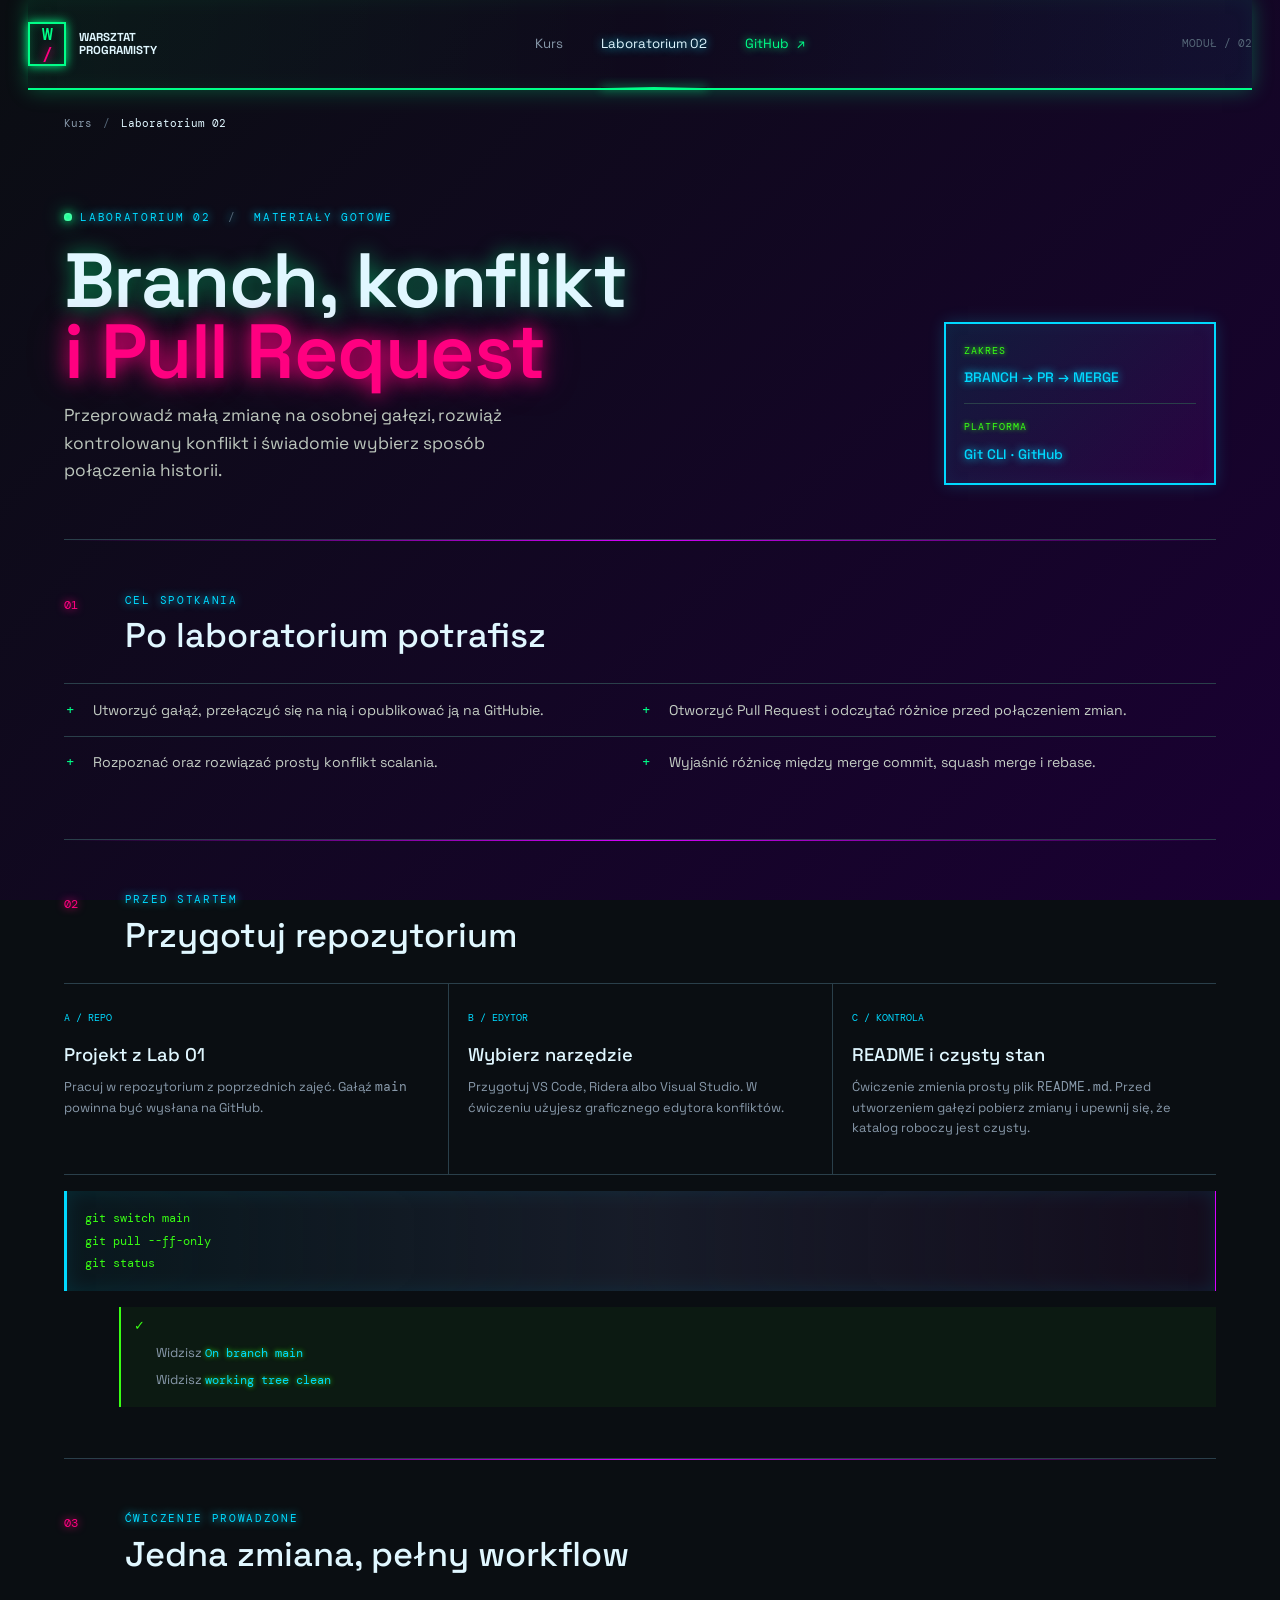
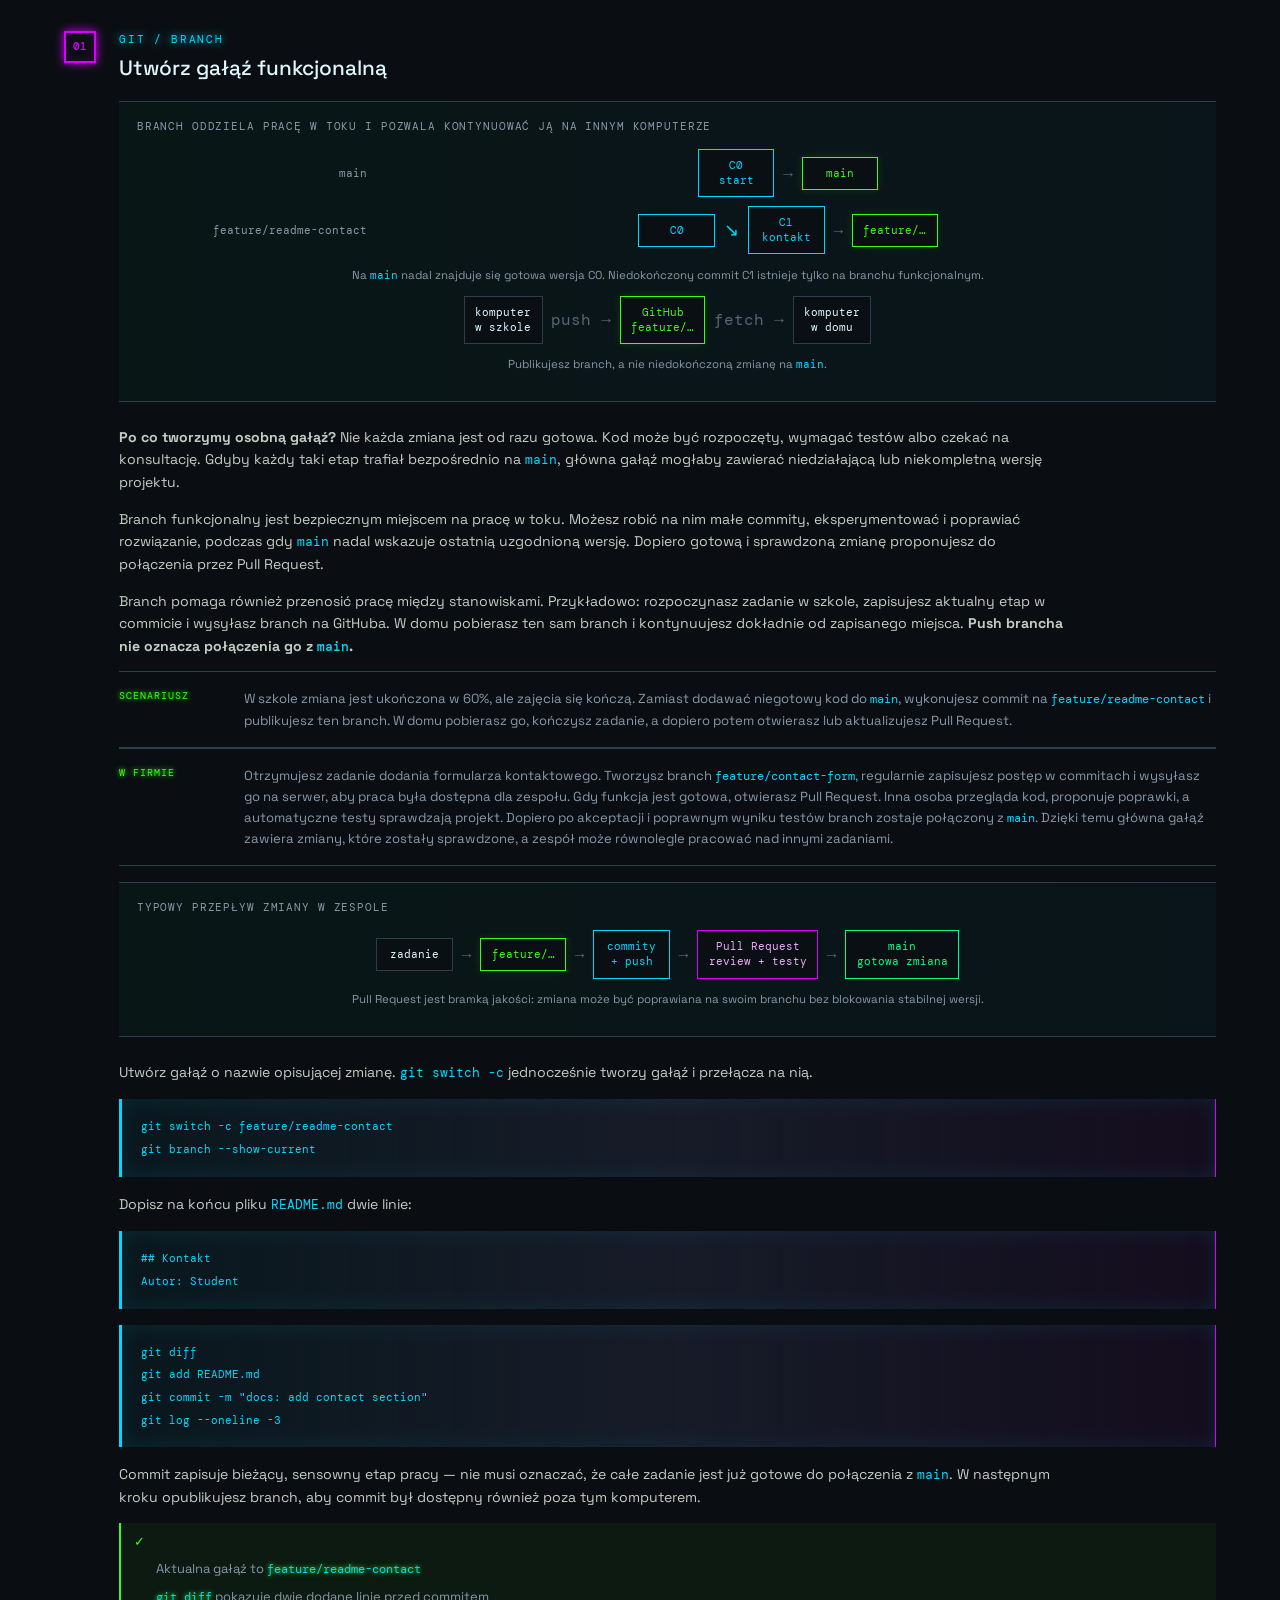
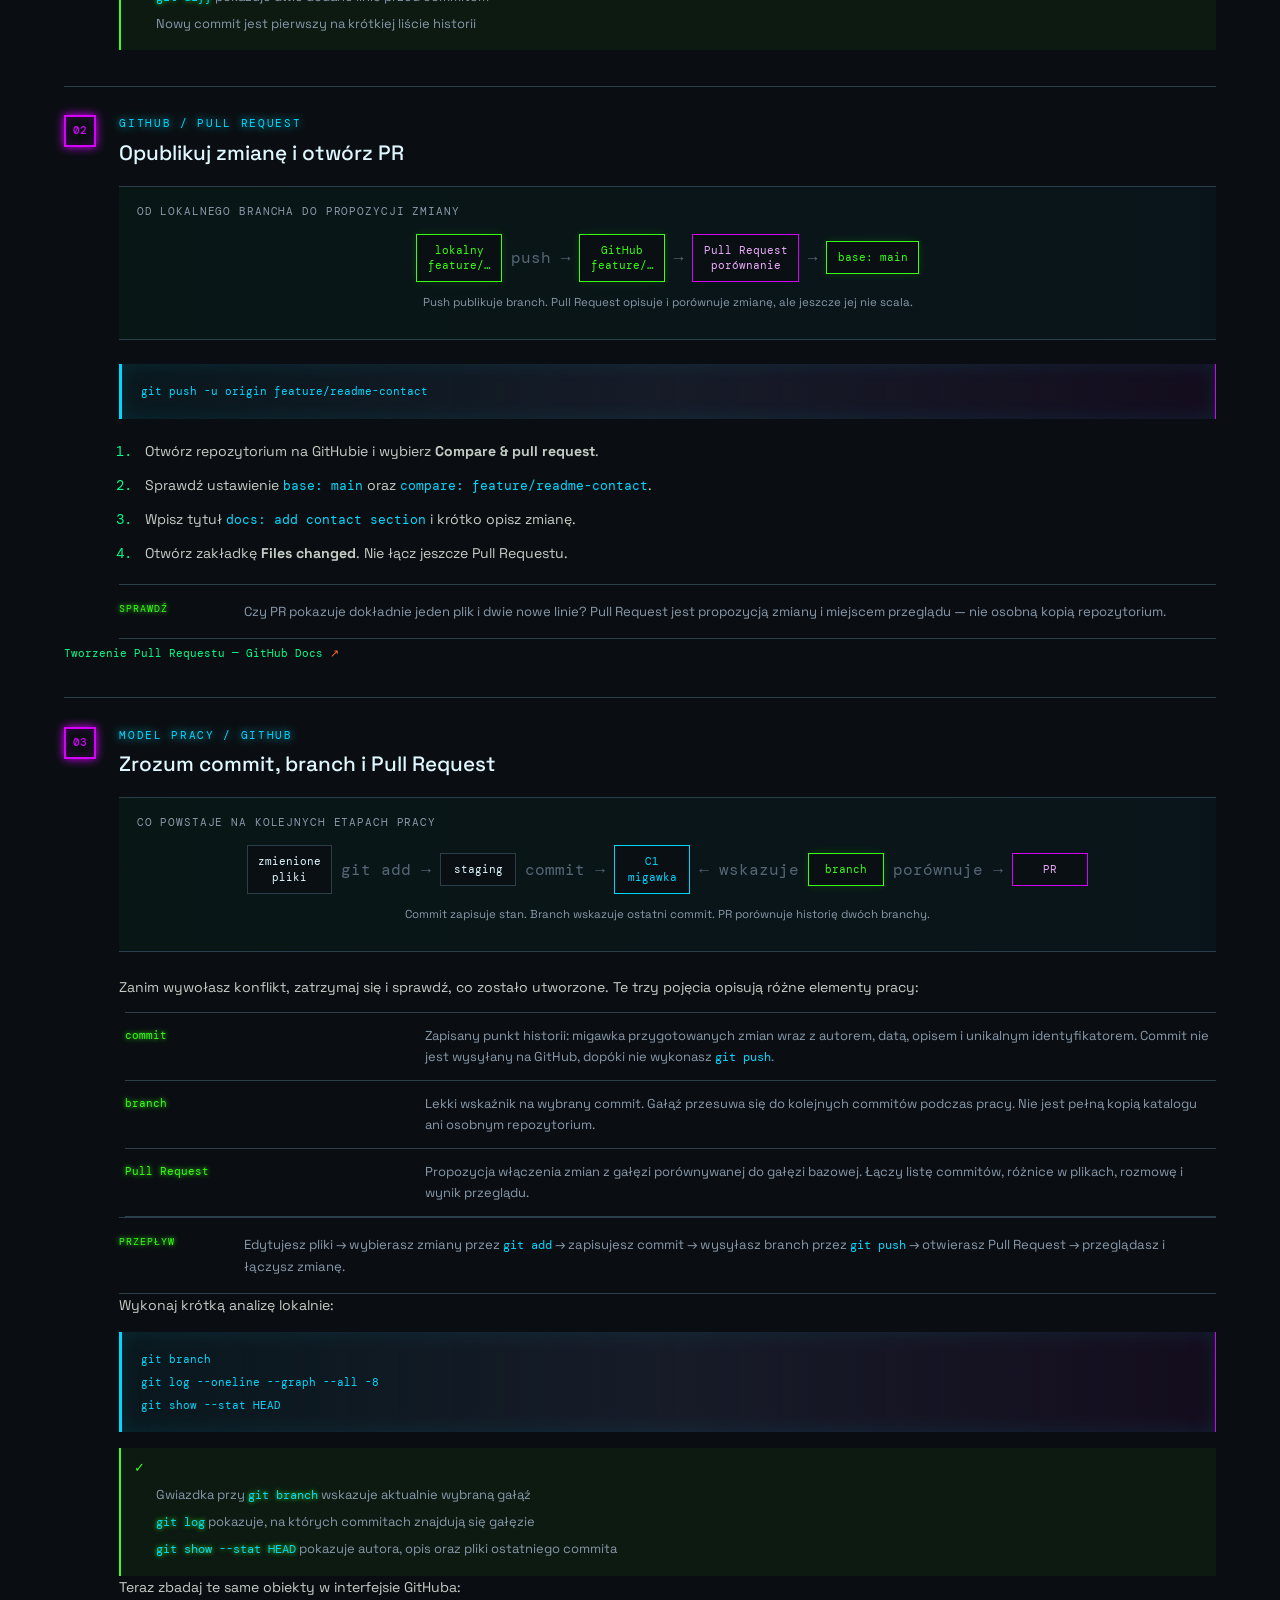
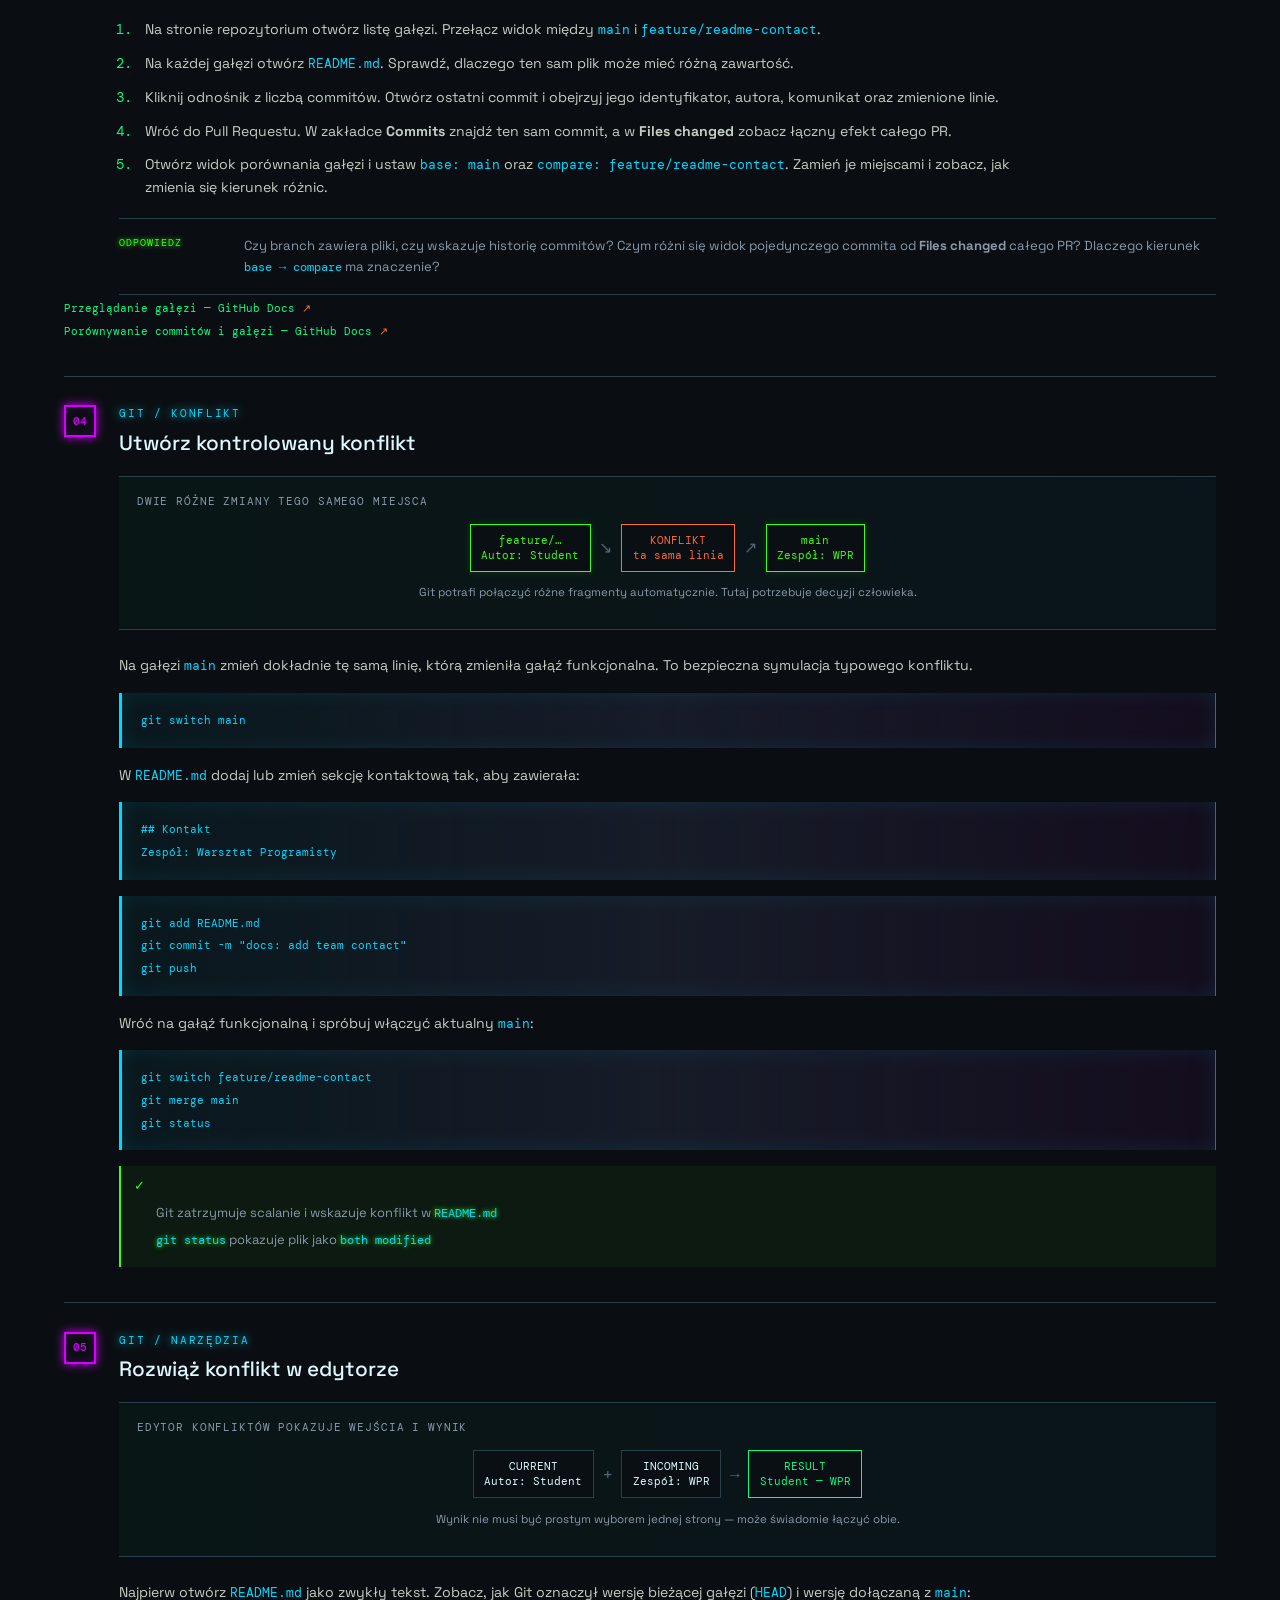
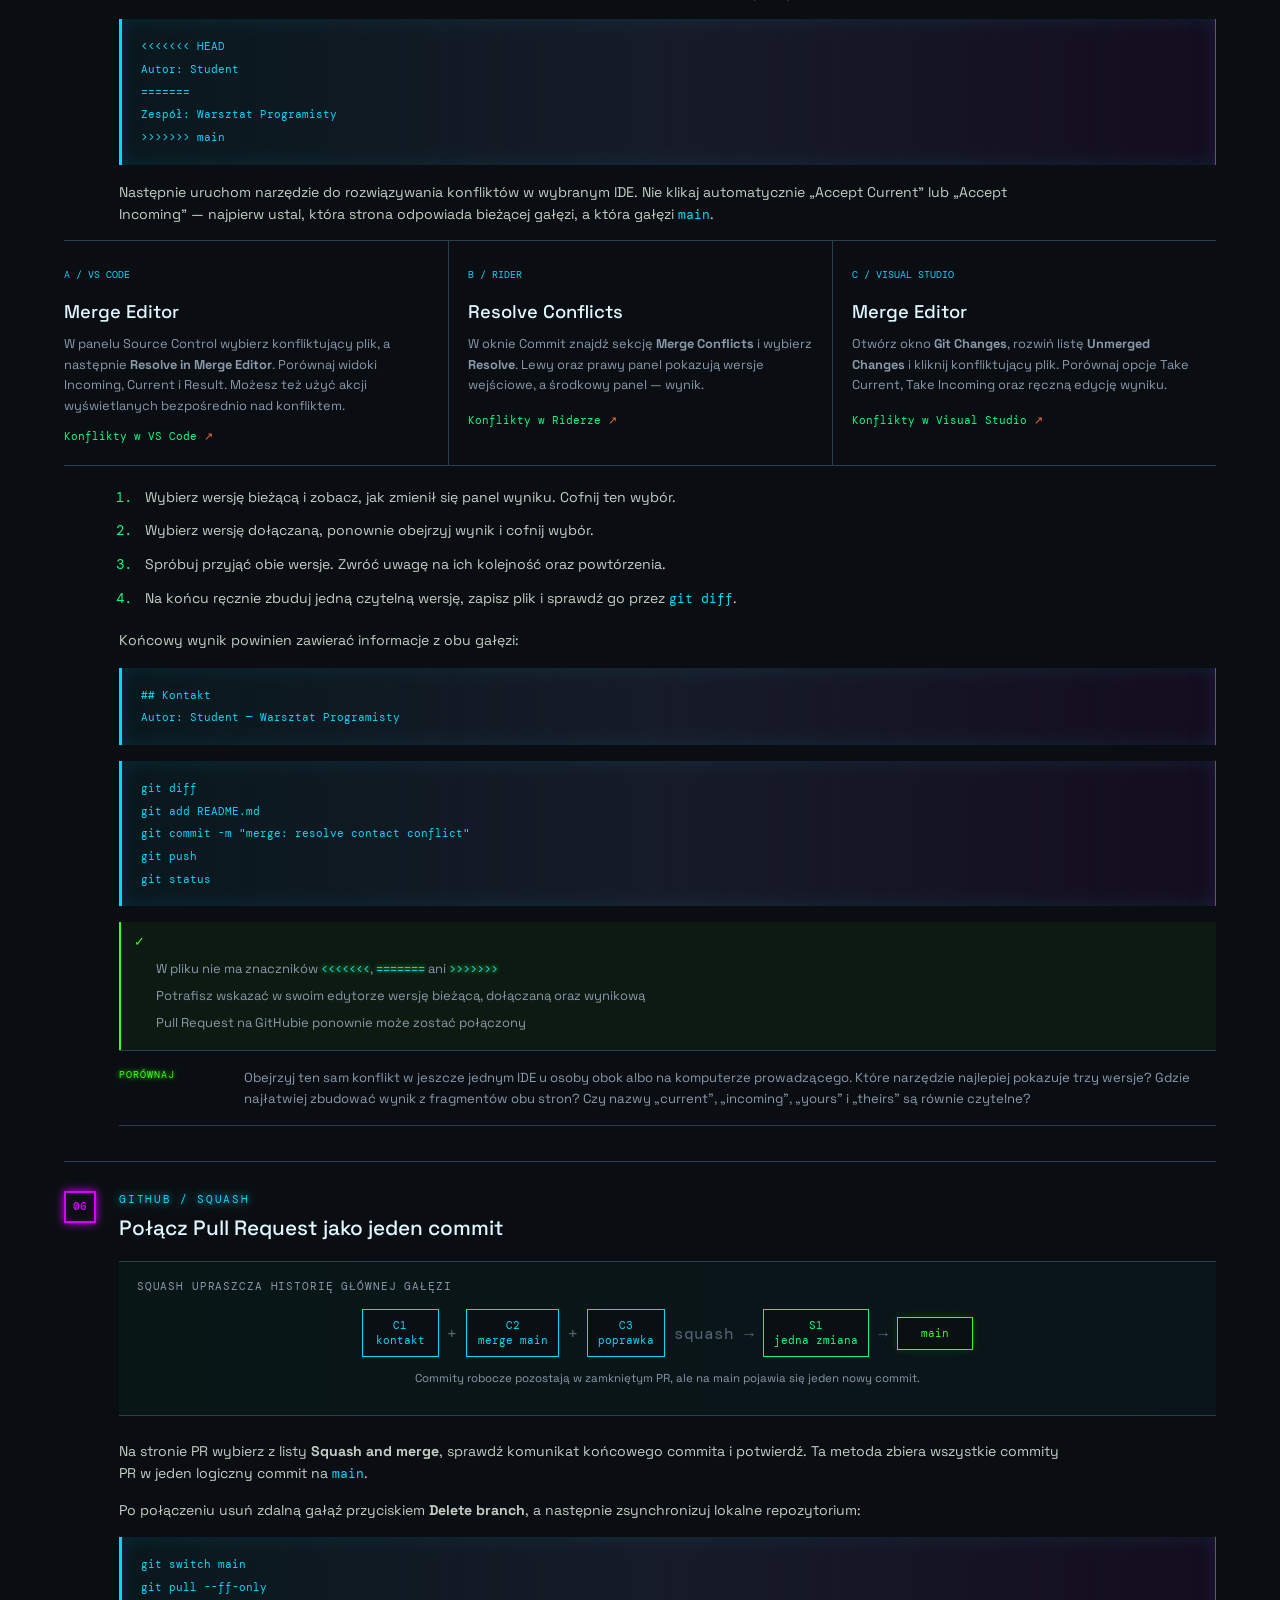
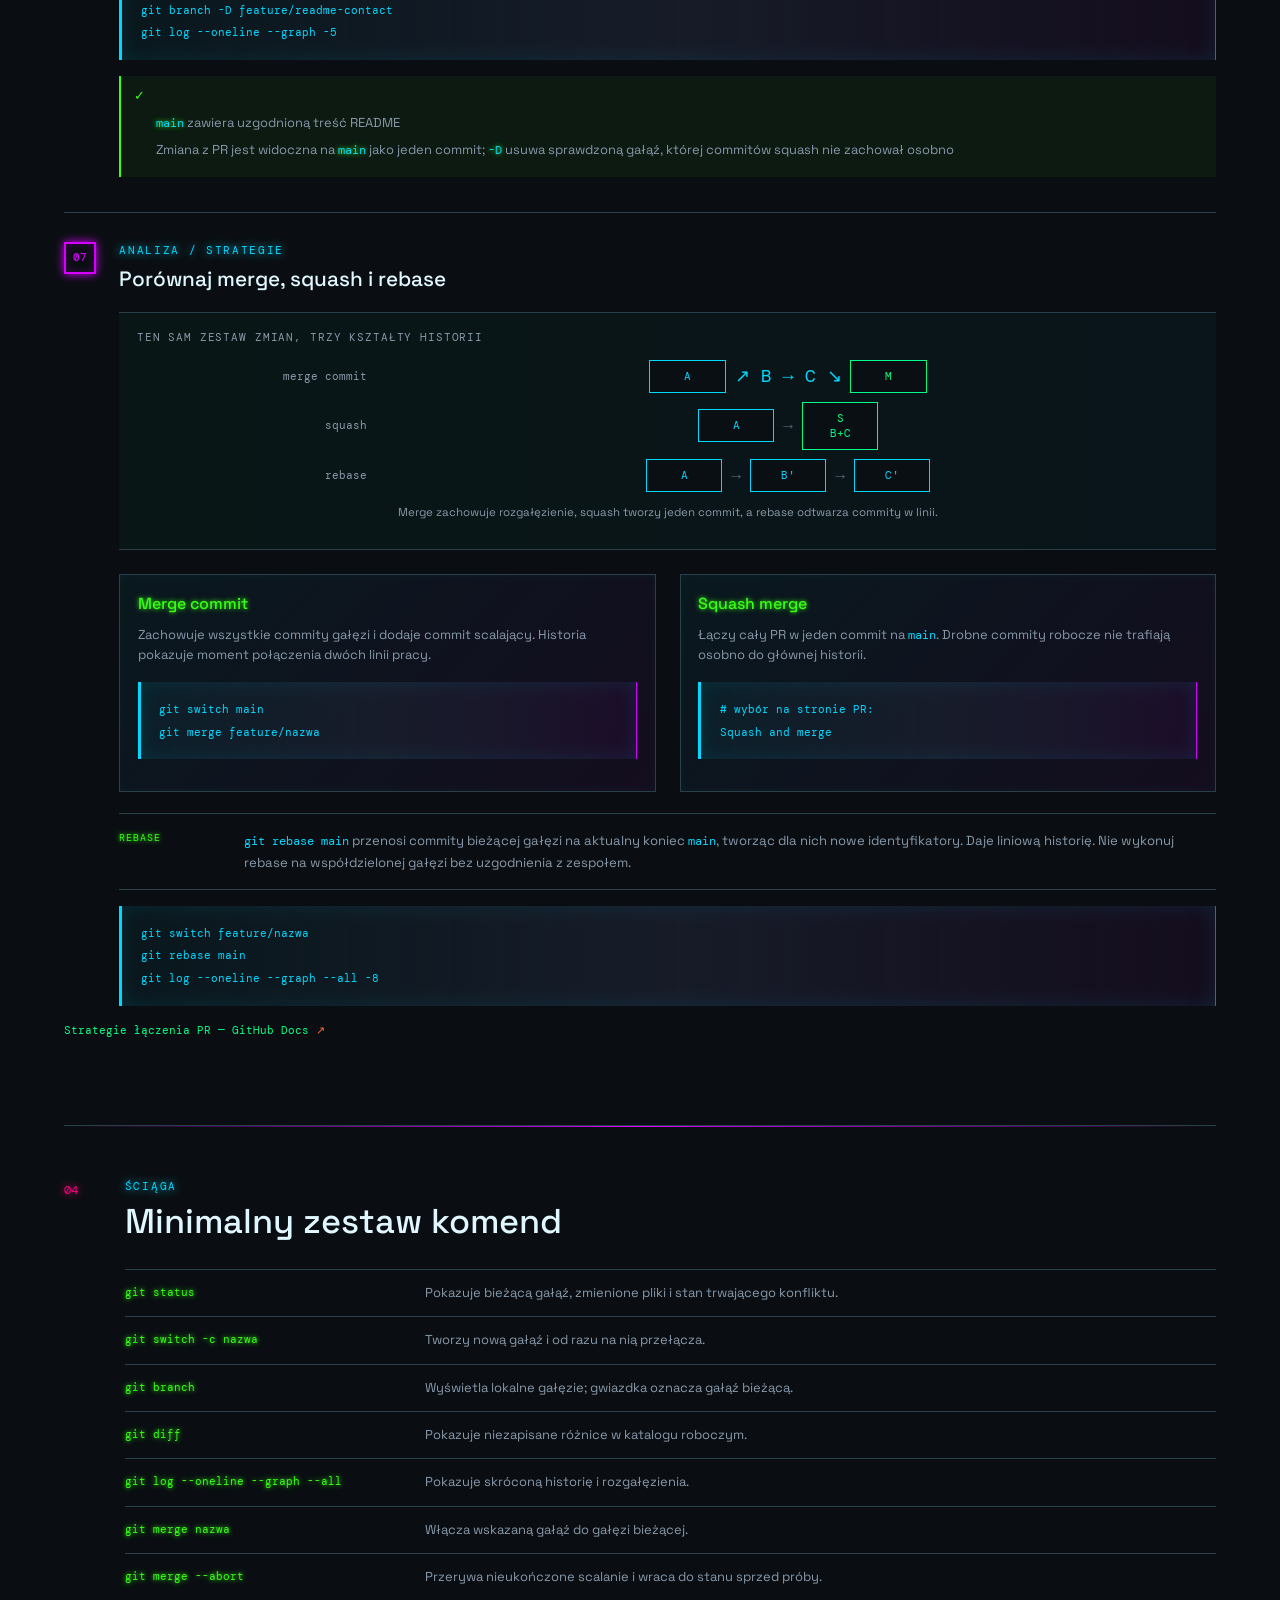
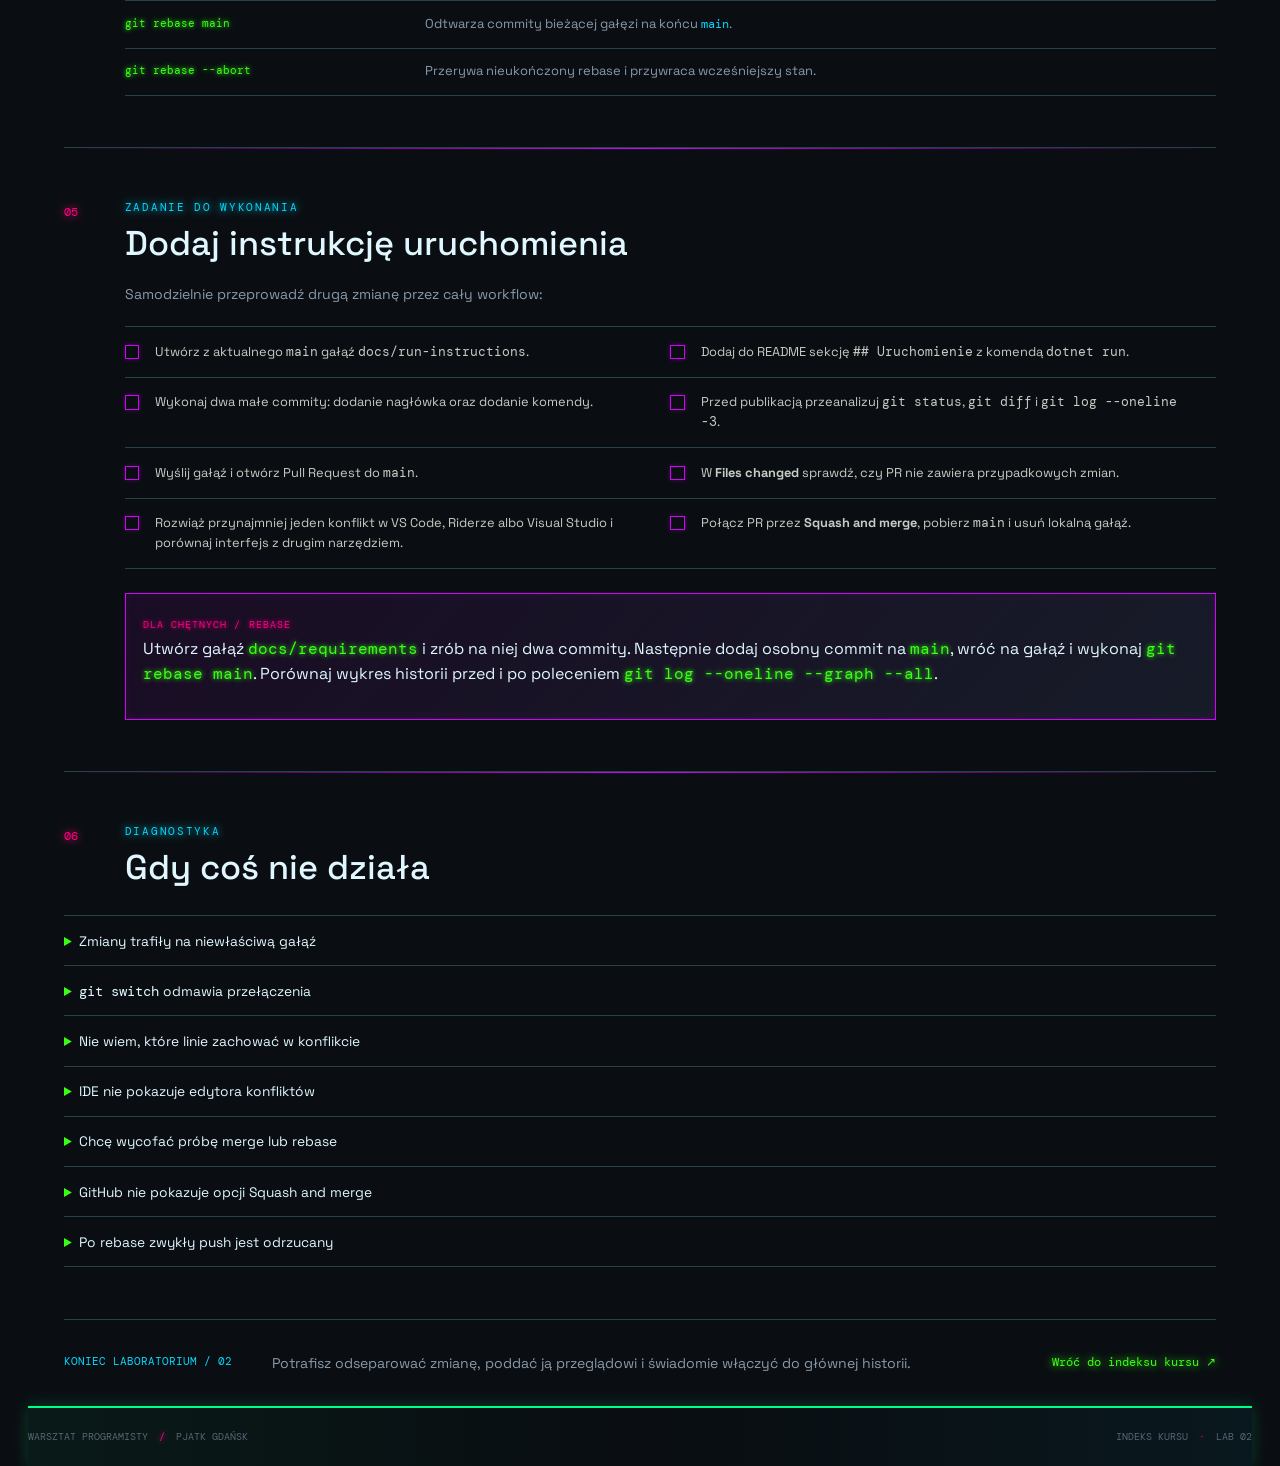
<file: site/laboratoria/lab-02.html>
<!doctype html>
<html lang="pl">
<head>
  <meta charset="utf-8">
  <meta name="viewport" content="width=device-width, initial-scale=1">
  <meta name="theme-color" content="#101815">
  <meta name="description" content="Laboratorium 02: gałęzie Git, konflikty, Pull Request oraz strategie merge, squash i rebase.">
  <title>02. Branch, konflikt i Pull Request | Warsztat Programisty</title>
  <link rel="preconnect" href="https://fonts.googleapis.com">
  <link rel="preconnect" href="https://fonts.gstatic.com" crossorigin>
  <link href="https://fonts.googleapis.com/css2?family=DM+Mono:wght@400;500&amp;family=Space+Grotesk:wght@400;500;600;700&amp;display=swap" rel="stylesheet">
  <link rel="stylesheet" href="../assets/css/styles.css">
</head>
<body>
  <a class="skip-link" href="#main">Przejdź do treści</a>
  <header class="site-header">
    <a class="wordmark" href="../index.html" aria-label="Warsztat Programisty, strona główna"><span class="wordmark-symbol" aria-hidden="true">W<span>/</span></span><span>WARSZTAT<br>PROGRAMISTY</span></a>
    <nav class="site-nav" aria-label="Nawigacja główna">
      <a class="nav-link" href="../index.html">Kurs</a>
      <a class="nav-link is-current" href="lab-02.html" aria-current="page">Laboratorium 02</a>
      <a class="nav-external" href="https://github.com/" target="_blank" rel="noreferrer">GitHub <span aria-hidden="true">↗</span></a>
    </nav>
    <span class="header-code">MODUŁ / 02</span>
  </header>

  <main id="main" class="lab-page">
    <nav class="breadcrumbs" aria-label="Okruszki nawigacyjne"><a href="../index.html">Kurs</a><span aria-hidden="true">/</span><span aria-current="page">Laboratorium 02</span></nav>
    <section class="lab-hero" aria-labelledby="lab-title">
      <div>
        <p class="eyebrow"><span class="live-dot" aria-hidden="true"></span> LABORATORIUM 02 <span class="eyebrow-divider">/</span> MATERIAŁY GOTOWE</p>
        <h1 id="lab-title">Branch, konflikt<br><span>i Pull Request</span></h1>
        <p class="intro-lede">Przeprowadź małą zmianę na osobnej gałęzi, rozwiąż kontrolowany konflikt i świadomie wybierz sposób połączenia historii.</p>
      </div>
      <aside class="lab-readout" aria-label="Zakres laboratorium"><span class="data-label">ZAKRES</span><strong>BRANCH → PR → MERGE</strong><span class="readout-rule" aria-hidden="true"></span><span class="data-label">PLATFORMA</span><strong>Git CLI · GitHub</strong></aside>
    </section>

    <section class="section-block" aria-labelledby="outcomes-title">
      <div class="block-heading"><span class="block-number">01</span><div><p class="eyebrow">CEL SPOTKANIA</p><h2 id="outcomes-title">Po laboratorium potrafisz</h2></div></div>
      <ul class="outcome-list">
        <li>Utworzyć gałąź, przełączyć się na nią i opublikować ją na GitHubie.</li>
        <li>Otworzyć Pull Request i odczytać różnice przed połączeniem zmian.</li>
        <li>Rozpoznać oraz rozwiązać prosty konflikt scalania.</li>
        <li>Wyjaśnić różnicę między merge commit, squash merge i rebase.</li>
      </ul>
    </section>

    <section class="section-block" aria-labelledby="prep-title">
      <div class="block-heading"><span class="block-number">02</span><div><p class="eyebrow">PRZED STARTEM</p><h2 id="prep-title">Przygotuj repozytorium</h2></div></div>
      <div class="prep-grid">
        <article class="prep-item"><span class="prep-index">A / REPO</span><h3>Projekt z Lab 01</h3><p>Pracuj w repozytorium z poprzednich zajęć. Gałąź <code>main</code> powinna być wysłana na GitHub.</p></article>
        <article class="prep-item"><span class="prep-index">B / EDYTOR</span><h3>Wybierz narzędzie</h3><p>Przygotuj VS Code, Ridera albo Visual Studio. W ćwiczeniu użyjesz graficznego edytora konfliktów.</p></article>
        <article class="prep-item"><span class="prep-index">C / KONTROLA</span><h3>README i czysty stan</h3><p>Ćwiczenie zmienia prosty plik <code>README.md</code>. Przed utworzeniem gałęzi pobierz zmiany i upewnij się, że katalog roboczy jest czysty.</p></article>
      </div>
      <pre class="code-block"><code>git switch main
git pull --ff-only
git status</code></pre>
      <ul class="expected-result"><span class="result-mark" aria-hidden="true">✓</span>
        <li>Widzisz <code>On branch main</code></li>
        <li>Widzisz <code>working tree clean</code></li>
      </ul>
    </section>

    <section class="section-block" aria-labelledby="steps-title">
      <div class="block-heading"><span class="block-number">03</span><div><p class="eyebrow">ĆWICZENIE PROWADZONE</p><h2 id="steps-title">Jedna zmiana, pełny workflow</h2></div></div>

      <article class="lesson-step">
        <div class="step-heading"><span class="step-number">01</span><div><p class="eyebrow">GIT / BRANCH</p><h3>Utwórz gałąź funkcjonalną</h3></div></div>
        <figure class="concept-diagram" aria-labelledby="diagram-branch-caption">
          <figcaption id="diagram-branch-caption">Branch oddziela pracę w toku i pozwala kontynuować ją na innym komputerze</figcaption>
          <div class="diagram-stack">
            <div class="diagram-row"><span class="diagram-label">main</span><div class="diagram-flow"><span class="diagram-node is-commit">C0<br>start</span><span class="diagram-arrow">→</span><span class="diagram-node is-branch">main</span></div></div>
            <div class="diagram-row"><span class="diagram-label">feature/readme-contact</span><div class="diagram-flow"><span class="diagram-node is-commit">C0</span><span class="diagram-branch-point">↘</span><span class="diagram-node is-commit">C1<br>kontakt</span><span class="diagram-arrow">→</span><span class="diagram-node is-branch">feature/…</span></div></div>
          </div>
          <p class="diagram-note">Na <code>main</code> nadal znajduje się gotowa wersja C0. Niedokończony commit C1 istnieje tylko na branchu funkcjonalnym.</p>
          <div class="diagram-flow"><span class="diagram-node">komputer<br>w szkole</span><span class="diagram-arrow">push →</span><span class="diagram-node is-branch">GitHub<br>feature/…</span><span class="diagram-arrow">fetch →</span><span class="diagram-node">komputer<br>w domu</span></div>
          <p class="diagram-note">Publikujesz branch, a nie niedokończoną zmianę na <code>main</code>.</p>
        </figure>
        <p><strong>Po co tworzymy osobną gałąź?</strong> Nie każda zmiana jest od razu gotowa. Kod może być rozpoczęty, wymagać testów albo czekać na konsultację. Gdyby każdy taki etap trafiał bezpośrednio na <code>main</code>, główna gałąź mogłaby zawierać niedziałającą lub niekompletną wersję projektu.</p>
        <p>Branch funkcjonalny jest bezpiecznym miejscem na pracę w toku. Możesz robić na nim małe commity, eksperymentować i poprawiać rozwiązanie, podczas gdy <code>main</code> nadal wskazuje ostatnią uzgodnioną wersję. Dopiero gotową i sprawdzoną zmianę proponujesz do połączenia przez Pull Request.</p>
        <p>Branch pomaga również przenosić pracę między stanowiskami. Przykładowo: rozpoczynasz zadanie w szkole, zapisujesz aktualny etap w commicie i wysyłasz branch na GitHuba. W domu pobierasz ten sam branch i kontynuujesz dokładnie od zapisanego miejsca. <strong>Push brancha nie oznacza połączenia go z <code>main</code>.</strong></p>
        <div class="comparison-prompt"><span class="data-label">SCENARIUSZ</span><p>W szkole zmiana jest ukończona w 60%, ale zajęcia się kończą. Zamiast dodawać niegotowy kod do <code>main</code>, wykonujesz commit na <code>feature/readme-contact</code> i publikujesz ten branch. W domu pobierasz go, kończysz zadanie, a dopiero potem otwierasz lub aktualizujesz Pull Request.</p></div>
        <div class="comparison-prompt"><span class="data-label">W FIRMIE</span><p>Otrzymujesz zadanie dodania formularza kontaktowego. Tworzysz branch <code>feature/contact-form</code>, regularnie zapisujesz postęp w commitach i wysyłasz go na serwer, aby praca była dostępna dla zespołu. Gdy funkcja jest gotowa, otwierasz Pull Request. Inna osoba przegląda kod, proponuje poprawki, a automatyczne testy sprawdzają projekt. Dopiero po akceptacji i poprawnym wyniku testów branch zostaje połączony z <code>main</code>. Dzięki temu główna gałąź zawiera zmiany, które zostały sprawdzone, a zespół może równolegle pracować nad innymi zadaniami.</p></div>
        <figure class="concept-diagram" aria-labelledby="diagram-company-caption">
          <figcaption id="diagram-company-caption">Typowy przepływ zmiany w zespole</figcaption>
          <div class="diagram-flow"><span class="diagram-node">zadanie</span><span class="diagram-arrow">→</span><span class="diagram-node is-branch">feature/…</span><span class="diagram-arrow">→</span><span class="diagram-node is-commit">commity<br>+ push</span><span class="diagram-arrow">→</span><span class="diagram-node is-pr">Pull Request<br>review + testy</span><span class="diagram-arrow">→</span><span class="diagram-node is-result">main<br>gotowa zmiana</span></div>
          <p class="diagram-note">Pull Request jest bramką jakości: zmiana może być poprawiana na swoim branchu bez blokowania stabilnej wersji.</p>
        </figure>
        <p>Utwórz gałąź o nazwie opisującej zmianę. <code>git switch -c</code> jednocześnie tworzy gałąź i przełącza na nią.</p>
        <pre class="code-block"><code>git switch -c feature/readme-contact
git branch --show-current</code></pre>
        <p>Dopisz na końcu pliku <code>README.md</code> dwie linie:</p>
        <pre class="code-block"><code>## Kontakt
Autor: Student</code></pre>
        <pre class="code-block"><code>git diff
git add README.md
git commit -m "docs: add contact section"
git log --oneline -3</code></pre>
        <p>Commit zapisuje bieżący, sensowny etap pracy — nie musi oznaczać, że całe zadanie jest już gotowe do połączenia z <code>main</code>. W następnym kroku opublikujesz branch, aby commit był dostępny również poza tym komputerem.</p>
        <ul class="expected-result"><span class="result-mark" aria-hidden="true">✓</span>
          <li>Aktualna gałąź to <code>feature/readme-contact</code></li>
          <li><code>git diff</code> pokazuje dwie dodane linie przed commitem</li>
          <li>Nowy commit jest pierwszy na krótkiej liście historii</li>
        </ul>
      </article>

      <article class="lesson-step">
        <div class="step-heading"><span class="step-number">02</span><div><p class="eyebrow">GITHUB / PULL REQUEST</p><h3>Opublikuj zmianę i otwórz PR</h3></div></div>
        <figure class="concept-diagram" aria-labelledby="diagram-pr-caption">
          <figcaption id="diagram-pr-caption">Od lokalnego brancha do propozycji zmiany</figcaption>
          <div class="diagram-flow"><span class="diagram-node is-branch">lokalny<br>feature/…</span><span class="diagram-arrow">push →</span><span class="diagram-node is-branch">GitHub<br>feature/…</span><span class="diagram-arrow">→</span><span class="diagram-node is-pr">Pull Request<br>porównanie</span><span class="diagram-arrow">→</span><span class="diagram-node is-branch">base: main</span></div>
          <p class="diagram-note">Push publikuje branch. Pull Request opisuje i porównuje zmianę, ale jeszcze jej nie scala.</p>
        </figure>
        <pre class="code-block"><code>git push -u origin feature/readme-contact</code></pre>
        <ol class="instruction-list">
          <li>Otwórz repozytorium na GitHubie i wybierz <strong>Compare &amp; pull request</strong>.</li>
          <li>Sprawdź ustawienie <code>base: main</code> oraz <code>compare: feature/readme-contact</code>.</li>
          <li>Wpisz tytuł <code>docs: add contact section</code> i krótko opisz zmianę.</li>
          <li>Otwórz zakładkę <strong>Files changed</strong>. Nie łącz jeszcze Pull Requestu.</li>
        </ol>
        <div class="comparison-prompt"><span class="data-label">SPRAWDŹ</span><p>Czy PR pokazuje dokładnie jeden plik i dwie nowe linie? Pull Request jest propozycją zmiany i miejscem przeglądu — nie osobną kopią repozytorium.</p></div>
        <a class="small-link" href="https://docs.github.com/en/pull-requests/collaborating-with-pull-requests/proposing-changes-to-your-work-with-pull-requests/creating-a-pull-request" target="_blank" rel="noreferrer">Tworzenie Pull Requestu — GitHub Docs <span aria-hidden="true">↗</span></a>
      </article>

      <article class="lesson-step">
        <div class="step-heading"><span class="step-number">03</span><div><p class="eyebrow">MODEL PRACY / GITHUB</p><h3>Zrozum commit, branch i Pull Request</h3></div></div>
        <figure class="concept-diagram" aria-labelledby="diagram-model-caption">
          <figcaption id="diagram-model-caption">Co powstaje na kolejnych etapach pracy</figcaption>
          <div class="diagram-flow"><span class="diagram-node">zmienione<br>pliki</span><span class="diagram-arrow">git add →</span><span class="diagram-node">staging</span><span class="diagram-arrow">commit →</span><span class="diagram-node is-commit">C1<br>migawka</span><span class="diagram-arrow">← wskazuje</span><span class="diagram-node is-branch">branch</span><span class="diagram-arrow">porównuje →</span><span class="diagram-node is-pr">PR</span></div>
          <p class="diagram-note">Commit zapisuje stan. Branch wskazuje ostatni commit. PR porównuje historię dwóch branchy.</p>
        </figure>
        <p>Zanim wywołasz konflikt, zatrzymaj się i sprawdź, co zostało utworzone. Te trzy pojęcia opisują różne elementy pracy:</p>
        <dl class="git-glossary">
          <div><dt><code>commit</code></dt><dd>Zapisany punkt historii: migawka przygotowanych zmian wraz z autorem, datą, opisem i unikalnym identyfikatorem. Commit nie jest wysyłany na GitHub, dopóki nie wykonasz <code>git push</code>.</dd></div>
          <div><dt><code>branch</code></dt><dd>Lekki wskaźnik na wybrany commit. Gałąź przesuwa się do kolejnych commitów podczas pracy. Nie jest pełną kopią katalogu ani osobnym repozytorium.</dd></div>
          <div><dt><code>Pull Request</code></dt><dd>Propozycja włączenia zmian z gałęzi porównywanej do gałęzi bazowej. Łączy listę commitów, różnice w plikach, rozmowę i wynik przeglądu.</dd></div>
        </dl>
        <div class="comparison-prompt"><span class="data-label">PRZEPŁYW</span><p>Edytujesz pliki → wybierasz zmiany przez <code>git add</code> → zapisujesz commit → wysyłasz branch przez <code>git push</code> → otwierasz Pull Request → przeglądasz i łączysz zmianę.</p></div>
        <p>Wykonaj krótką analizę lokalnie:</p>
        <pre class="code-block"><code>git branch
git log --oneline --graph --all -8
git show --stat HEAD</code></pre>
        <ul class="expected-result"><span class="result-mark" aria-hidden="true">✓</span>
          <li>Gwiazdka przy <code>git branch</code> wskazuje aktualnie wybraną gałąź</li>
          <li><code>git log</code> pokazuje, na których commitach znajdują się gałęzie</li>
          <li><code>git show --stat HEAD</code> pokazuje autora, opis oraz pliki ostatniego commita</li>
        </ul>
        <p>Teraz zbadaj te same obiekty w interfejsie GitHuba:</p>
        <ol class="instruction-list">
          <li>Na stronie repozytorium otwórz listę gałęzi. Przełącz widok między <code>main</code> i <code>feature/readme-contact</code>.</li>
          <li>Na każdej gałęzi otwórz <code>README.md</code>. Sprawdź, dlaczego ten sam plik może mieć różną zawartość.</li>
          <li>Kliknij odnośnik z liczbą commitów. Otwórz ostatni commit i obejrzyj jego identyfikator, autora, komunikat oraz zmienione linie.</li>
          <li>Wróć do Pull Requestu. W zakładce <strong>Commits</strong> znajdź ten sam commit, a w <strong>Files changed</strong> zobacz łączny efekt całego PR.</li>
          <li>Otwórz widok porównania gałęzi i ustaw <code>base: main</code> oraz <code>compare: feature/readme-contact</code>. Zamień je miejscami i zobacz, jak zmienia się kierunek różnic.</li>
        </ol>
        <div class="comparison-prompt"><span class="data-label">ODPOWIEDZ</span><p>Czy branch zawiera pliki, czy wskazuje historię commitów? Czym różni się widok pojedynczego commita od <strong>Files changed</strong> całego PR? Dlaczego kierunek <code>base → compare</code> ma znaczenie?</p></div>
        <a class="small-link" href="https://docs.github.com/en/repositories/configuring-branches-and-merges-in-your-repository/managing-branches-in-your-repository/viewing-branches-in-your-repository" target="_blank" rel="noreferrer">Przeglądanie gałęzi — GitHub Docs <span aria-hidden="true">↗</span></a>
        <a class="small-link" href="https://docs.github.com/en/pull-requests/how-tos/commit-changes/comparing-commits" target="_blank" rel="noreferrer">Porównywanie commitów i gałęzi — GitHub Docs <span aria-hidden="true">↗</span></a>
      </article>

      <article class="lesson-step">
        <div class="step-heading"><span class="step-number">04</span><div><p class="eyebrow">GIT / KONFLIKT</p><h3>Utwórz kontrolowany konflikt</h3></div></div>
        <figure class="concept-diagram" aria-labelledby="diagram-conflict-caption">
          <figcaption id="diagram-conflict-caption">Dwie różne zmiany tego samego miejsca</figcaption>
          <div class="diagram-flow"><span class="diagram-node is-branch">feature/…<br>Autor: Student</span><span class="diagram-arrow">↘</span><span class="diagram-node is-conflict">KONFLIKT<br>ta sama linia</span><span class="diagram-arrow">↗</span><span class="diagram-node is-branch">main<br>Zespół: WPR</span></div>
          <p class="diagram-note">Git potrafi połączyć różne fragmenty automatycznie. Tutaj potrzebuje decyzji człowieka.</p>
        </figure>
        <p>Na gałęzi <code>main</code> zmień dokładnie tę samą linię, którą zmieniła gałąź funkcjonalna. To bezpieczna symulacja typowego konfliktu.</p>
        <pre class="code-block"><code>git switch main</code></pre>
        <p>W <code>README.md</code> dodaj lub zmień sekcję kontaktową tak, aby zawierała:</p>
        <pre class="code-block"><code>## Kontakt
Zespół: Warsztat Programisty</code></pre>
        <pre class="code-block"><code>git add README.md
git commit -m "docs: add team contact"
git push</code></pre>
        <p>Wróć na gałąź funkcjonalną i spróbuj włączyć aktualny <code>main</code>:</p>
        <pre class="code-block"><code>git switch feature/readme-contact
git merge main
git status</code></pre>
        <ul class="expected-result"><span class="result-mark" aria-hidden="true">✓</span>
          <li>Git zatrzymuje scalanie i wskazuje konflikt w <code>README.md</code></li>
          <li><code>git status</code> pokazuje plik jako <code>both modified</code></li>
        </ul>
      </article>

      <article class="lesson-step">
        <div class="step-heading"><span class="step-number">05</span><div><p class="eyebrow">GIT / NARZĘDZIA</p><h3>Rozwiąż konflikt w edytorze</h3></div></div>
        <figure class="concept-diagram" aria-labelledby="diagram-resolve-caption">
          <figcaption id="diagram-resolve-caption">Edytor konfliktów pokazuje wejścia i wynik</figcaption>
          <div class="diagram-flow"><span class="diagram-node">CURRENT<br>Autor: Student</span><span class="diagram-arrow">+</span><span class="diagram-node">INCOMING<br>Zespół: WPR</span><span class="diagram-arrow">→</span><span class="diagram-node is-result">RESULT<br>Student — WPR</span></div>
          <p class="diagram-note">Wynik nie musi być prostym wyborem jednej strony — może świadomie łączyć obie.</p>
        </figure>
        <p>Najpierw otwórz <code>README.md</code> jako zwykły tekst. Zobacz, jak Git oznaczył wersję bieżącej gałęzi (<code>HEAD</code>) i wersję dołączaną z <code>main</code>:</p>
        <pre class="code-block"><code>&lt;&lt;&lt;&lt;&lt;&lt;&lt; HEAD
Autor: Student
=======
Zespół: Warsztat Programisty
&gt;&gt;&gt;&gt;&gt;&gt;&gt; main</code></pre>
        <p>Następnie uruchom narzędzie do rozwiązywania konfliktów w wybranym IDE. Nie klikaj automatycznie „Accept Current” lub „Accept Incoming” — najpierw ustal, która strona odpowiada bieżącej gałęzi, a która gałęzi <code>main</code>.</p>
        <div class="prep-grid">
          <article class="prep-item"><span class="prep-index">A / VS CODE</span><h3>Merge Editor</h3><p>W panelu Source Control wybierz konfliktujący plik, a następnie <strong>Resolve in Merge Editor</strong>. Porównaj widoki Incoming, Current i Result. Możesz też użyć akcji wyświetlanych bezpośrednio nad konfliktem.</p><a class="small-link" href="https://code.visualstudio.com/docs/sourcecontrol/merge-conflicts" target="_blank" rel="noreferrer">Konflikty w VS Code <span aria-hidden="true">↗</span></a></article>
          <article class="prep-item"><span class="prep-index">B / RIDER</span><h3>Resolve Conflicts</h3><p>W oknie Commit znajdź sekcję <strong>Merge Conflicts</strong> i wybierz <strong>Resolve</strong>. Lewy oraz prawy panel pokazują wersje wejściowe, a środkowy panel — wynik.</p><a class="small-link" href="https://www.jetbrains.com/help/rider/Resolve_conflicts.html" target="_blank" rel="noreferrer">Konflikty w Riderze <span aria-hidden="true">↗</span></a></article>
          <article class="prep-item"><span class="prep-index">C / VISUAL STUDIO</span><h3>Merge Editor</h3><p>Otwórz okno <strong>Git Changes</strong>, rozwiń listę <strong>Unmerged Changes</strong> i kliknij konfliktujący plik. Porównaj opcje Take Current, Take Incoming oraz ręczną edycję wyniku.</p><a class="small-link" href="https://learn.microsoft.com/en-us/visualstudio/version-control/git-resolve-conflicts?view=vs-2022" target="_blank" rel="noreferrer">Konflikty w Visual Studio <span aria-hidden="true">↗</span></a></article>
        </div>
        <ol class="instruction-list">
          <li>Wybierz wersję bieżącą i zobacz, jak zmienił się panel wyniku. Cofnij ten wybór.</li>
          <li>Wybierz wersję dołączaną, ponownie obejrzyj wynik i cofnij wybór.</li>
          <li>Spróbuj przyjąć obie wersje. Zwróć uwagę na ich kolejność oraz powtórzenia.</li>
          <li>Na końcu ręcznie zbuduj jedną czytelną wersję, zapisz plik i sprawdź go przez <code>git diff</code>.</li>
        </ol>
        <p>Końcowy wynik powinien zawierać informacje z obu gałęzi:</p>
        <pre class="code-block"><code>## Kontakt
Autor: Student — Warsztat Programisty</code></pre>
        <pre class="code-block"><code>git diff
git add README.md
git commit -m "merge: resolve contact conflict"
git push
git status</code></pre>
        <ul class="expected-result"><span class="result-mark" aria-hidden="true">✓</span>
          <li>W pliku nie ma znaczników <code>&lt;&lt;&lt;&lt;&lt;&lt;&lt;</code>, <code>=======</code> ani <code>&gt;&gt;&gt;&gt;&gt;&gt;&gt;</code></li>
          <li>Potrafisz wskazać w swoim edytorze wersję bieżącą, dołączaną oraz wynikową</li>
          <li>Pull Request na GitHubie ponownie może zostać połączony</li>
        </ul>
        <div class="comparison-prompt"><span class="data-label">PORÓWNAJ</span><p>Obejrzyj ten sam konflikt w jeszcze jednym IDE u osoby obok albo na komputerze prowadzącego. Które narzędzie najlepiej pokazuje trzy wersje? Gdzie najłatwiej zbudować wynik z fragmentów obu stron? Czy nazwy „current”, „incoming”, „yours” i „theirs” są równie czytelne?</p></div>
      </article>

      <article class="lesson-step">
        <div class="step-heading"><span class="step-number">06</span><div><p class="eyebrow">GITHUB / SQUASH</p><h3>Połącz Pull Request jako jeden commit</h3></div></div>
        <figure class="concept-diagram" aria-labelledby="diagram-squash-caption">
          <figcaption id="diagram-squash-caption">Squash upraszcza historię głównej gałęzi</figcaption>
          <div class="diagram-flow"><span class="diagram-node is-commit">C1<br>kontakt</span><span class="diagram-arrow">+</span><span class="diagram-node is-commit">C2<br>merge main</span><span class="diagram-arrow">+</span><span class="diagram-node is-commit">C3<br>poprawka</span><span class="diagram-arrow">squash →</span><span class="diagram-node is-result">S1<br>jedna zmiana</span><span class="diagram-arrow">→</span><span class="diagram-node is-branch">main</span></div>
          <p class="diagram-note">Commity robocze pozostają w zamkniętym PR, ale na main pojawia się jeden nowy commit.</p>
        </figure>
        <p>Na stronie PR wybierz z listy <strong>Squash and merge</strong>, sprawdź komunikat końcowego commita i potwierdź. Ta metoda zbiera wszystkie commity PR w jeden logiczny commit na <code>main</code>.</p>
        <p>Po połączeniu usuń zdalną gałąź przyciskiem <strong>Delete branch</strong>, a następnie zsynchronizuj lokalne repozytorium:</p>
        <pre class="code-block"><code>git switch main
git pull --ff-only
git branch -D feature/readme-contact
git log --oneline --graph -5</code></pre>
        <ul class="expected-result"><span class="result-mark" aria-hidden="true">✓</span>
          <li><code>main</code> zawiera uzgodnioną treść README</li>
          <li>Zmiana z PR jest widoczna na <code>main</code> jako jeden commit; <code>-D</code> usuwa sprawdzoną gałąź, której commitów squash nie zachował osobno</li>
        </ul>
      </article>

      <article class="lesson-step">
        <div class="step-heading"><span class="step-number">07</span><div><p class="eyebrow">ANALIZA / STRATEGIE</p><h3>Porównaj merge, squash i rebase</h3></div></div>
        <figure class="concept-diagram" aria-labelledby="diagram-strategies-caption">
          <figcaption id="diagram-strategies-caption">Ten sam zestaw zmian, trzy kształty historii</figcaption>
          <div class="diagram-stack">
            <div class="diagram-row"><span class="diagram-label">merge commit</span><div class="diagram-flow"><span class="diagram-node is-commit">A</span><span class="diagram-branch-point">↗ B → C ↘</span><span class="diagram-node is-result">M</span></div></div>
            <div class="diagram-row"><span class="diagram-label">squash</span><div class="diagram-flow"><span class="diagram-node is-commit">A</span><span class="diagram-arrow">→</span><span class="diagram-node is-result">S<br>B+C</span></div></div>
            <div class="diagram-row"><span class="diagram-label">rebase</span><div class="diagram-flow"><span class="diagram-node is-commit">A</span><span class="diagram-arrow">→</span><span class="diagram-node is-commit">B′</span><span class="diagram-arrow">→</span><span class="diagram-node is-commit">C′</span></div></div>
          </div>
          <p class="diagram-note">Merge zachowuje rozgałęzienie, squash tworzy jeden commit, a rebase odtwarza commity w linii.</p>
        </figure>
        <div class="editor-columns">
          <div><h4>Merge commit</h4><p>Zachowuje wszystkie commity gałęzi i dodaje commit scalający. Historia pokazuje moment połączenia dwóch linii pracy.</p><pre class="code-block"><code>git switch main
git merge feature/nazwa</code></pre></div>
          <div><h4>Squash merge</h4><p>Łączy cały PR w jeden commit na <code>main</code>. Drobne commity robocze nie trafiają osobno do głównej historii.</p><pre class="code-block"><code># wybór na stronie PR:
Squash and merge</code></pre></div>
        </div>
        <div class="comparison-prompt"><span class="data-label">REBASE</span><p><code>git rebase main</code> przenosi commity bieżącej gałęzi na aktualny koniec <code>main</code>, tworząc dla nich nowe identyfikatory. Daje liniową historię. Nie wykonuj rebase na współdzielonej gałęzi bez uzgodnienia z zespołem.</p></div>
        <pre class="code-block"><code>git switch feature/nazwa
git rebase main
git log --oneline --graph --all -8</code></pre>
        <a class="small-link" href="https://docs.github.com/en/pull-requests/reference/pull-request-merges" target="_blank" rel="noreferrer">Strategie łączenia PR — GitHub Docs <span aria-hidden="true">↗</span></a>
      </article>
    </section>

    <section class="section-block" aria-labelledby="git-title">
      <div class="block-heading"><span class="block-number">04</span><div><p class="eyebrow">ŚCIĄGA</p><h2 id="git-title">Minimalny zestaw komend</h2></div></div>
      <dl class="git-glossary">
        <div><dt><code>git status</code></dt><dd>Pokazuje bieżącą gałąź, zmienione pliki i stan trwającego konfliktu.</dd></div>
        <div><dt><code>git switch -c nazwa</code></dt><dd>Tworzy nową gałąź i od razu na nią przełącza.</dd></div>
        <div><dt><code>git branch</code></dt><dd>Wyświetla lokalne gałęzie; gwiazdka oznacza gałąź bieżącą.</dd></div>
        <div><dt><code>git diff</code></dt><dd>Pokazuje niezapisane różnice w katalogu roboczym.</dd></div>
        <div><dt><code>git log --oneline --graph --all</code></dt><dd>Pokazuje skróconą historię i rozgałęzienia.</dd></div>
        <div><dt><code>git merge nazwa</code></dt><dd>Włącza wskazaną gałąź do gałęzi bieżącej.</dd></div>
        <div><dt><code>git merge --abort</code></dt><dd>Przerywa nieukończone scalanie i wraca do stanu sprzed próby.</dd></div>
        <div><dt><code>git rebase main</code></dt><dd>Odtwarza commity bieżącej gałęzi na końcu <code>main</code>.</dd></div>
        <div><dt><code>git rebase --abort</code></dt><dd>Przerywa nieukończony rebase i przywraca wcześniejszy stan.</dd></div>
      </dl>
    </section>

    <section class="section-block" aria-labelledby="assignment-title">
      <div class="block-heading"><span class="block-number">05</span><div><p class="eyebrow">ZADANIE DO WYKONANIA</p><h2 id="assignment-title">Dodaj instrukcję uruchomienia</h2></div></div>
      <p class="assignment-lede">Samodzielnie przeprowadź drugą zmianę przez cały workflow:</p>
      <ul class="checklist">
        <li><span class="check-box" aria-hidden="true"></span><span>Utwórz z aktualnego <code>main</code> gałąź <code>docs/run-instructions</code>.</span></li>
        <li><span class="check-box" aria-hidden="true"></span><span>Dodaj do README sekcję <code>## Uruchomienie</code> z komendą <code>dotnet run</code>.</span></li>
        <li><span class="check-box" aria-hidden="true"></span><span>Wykonaj dwa małe commity: dodanie nagłówka oraz dodanie komendy.</span></li>
        <li><span class="check-box" aria-hidden="true"></span><span>Przed publikacją przeanalizuj <code>git status</code>, <code>git diff</code> i <code>git log --oneline -3</code>.</span></li>
        <li><span class="check-box" aria-hidden="true"></span><span>Wyślij gałąź i otwórz Pull Request do <code>main</code>.</span></li>
        <li><span class="check-box" aria-hidden="true"></span><span>W <strong>Files changed</strong> sprawdź, czy PR nie zawiera przypadkowych zmian.</span></li>
        <li><span class="check-box" aria-hidden="true"></span><span>Rozwiąż przynajmniej jeden konflikt w VS Code, Riderze albo Visual Studio i porównaj interfejs z drugim narzędziem.</span></li>
        <li><span class="check-box" aria-hidden="true"></span><span>Połącz PR przez <strong>Squash and merge</strong>, pobierz <code>main</code> i usuń lokalną gałąź.</span></li>
      </ul>
      <aside class="extension-task"><span class="data-label">DLA CHĘTNYCH / REBASE</span><p>Utwórz gałąź <code>docs/requirements</code> i zrób na niej dwa commity. Następnie dodaj osobny commit na <code>main</code>, wróć na gałąź i wykonaj <code>git rebase main</code>. Porównaj wykres historii przed i po poleceniem <code>git log --oneline --graph --all</code>.</p></aside>
    </section>

    <section class="section-block troubleshooting" aria-labelledby="troubleshooting-title">
      <div class="block-heading"><span class="block-number">06</span><div><p class="eyebrow">DIAGNOSTYKA</p><h2 id="troubleshooting-title">Gdy coś nie działa</h2></div></div>
      <details><summary>Zmiany trafiły na niewłaściwą gałąź</summary><p>Nie twórz kolejnych commitów. Sprawdź <code>git status</code>. Jeśli zmiany nie są jeszcze zapisane, utwórz właściwą gałąź poleceniem <code>git switch -c feature/nazwa</code> — zmiany przejdą razem z Tobą.</p></details>
      <details><summary><code>git switch</code> odmawia przełączenia</summary><p>Masz lokalne zmiany, które zostałyby nadpisane. Zapisz je w commicie na właściwej gałęzi albo świadomie odłóż. Nie usuwaj ich na ślepo.</p></details>
      <details><summary>Nie wiem, które linie zachować w konflikcie</summary><p>Porównaj obie strony znaczników i ustal końcową treść z autorem zmiany. Plik po rozwiązaniu ma zawierać poprawny wynik, a nie znaczniki konfliktu. Potem wykonaj <code>git add</code> i <code>git commit</code>.</p></details>
      <details><summary>IDE nie pokazuje edytora konfliktów</summary><p>Najpierw sprawdź <code>git status</code>. Narzędzie pojawi się tylko podczas rzeczywistego, nierozwiązanego konfliktu. W VS Code zajrzyj do Source Control, w Riderze do Commit → Merge Conflicts, a w Visual Studio do Git Changes → Unmerged Changes. Możesz też zawsze rozwiązać plik ręcznie.</p></details>
      <details><summary>Chcę wycofać próbę merge lub rebase</summary><p>Podczas merge użyj <code>git merge --abort</code>, a podczas rebase <code>git rebase --abort</code>. Następnie sprawdź stan przez <code>git status</code>.</p></details>
      <details><summary>GitHub nie pokazuje opcji Squash and merge</summary><p>Właściciel repozytorium musi ją włączyć w <strong>Settings → General → Pull Requests</strong>. Jeśli nie masz uprawnień, użyj dostępnej strategii i opisz różnicę w wynikowej historii.</p></details>
      <details><summary>Po rebase zwykły push jest odrzucany</summary><p>Rebase zmienia identyfikatory commitów. Na własnej gałęzi funkcjonalnej używa się wtedy ostrożnie <code>git push --force-with-lease</code>. Nie rób tego na <code>main</code> ani na współdzielonej gałęzi bez uzgodnienia.</p></details>
    </section>

    <section class="next-step" aria-label="Następny krok"><span class="note-index">KONIEC LABORATORIUM / 02</span><p>Potrafisz odseparować zmianę, poddać ją przeglądowi i świadomie włączyć do głównej historii.</p><a href="../index.html">Wróć do indeksu kursu <span aria-hidden="true">↗</span></a></section>
  </main>
  <footer class="site-footer"><span>WARSZTAT PROGRAMISTY <span class="footer-slash">/</span> PJATK GDAŃSK</span><span><a href="../index.html">INDEKS KURSU</a> <span class="footer-slash">·</span> LAB 02</span></footer>
</body>
</html>
</file>
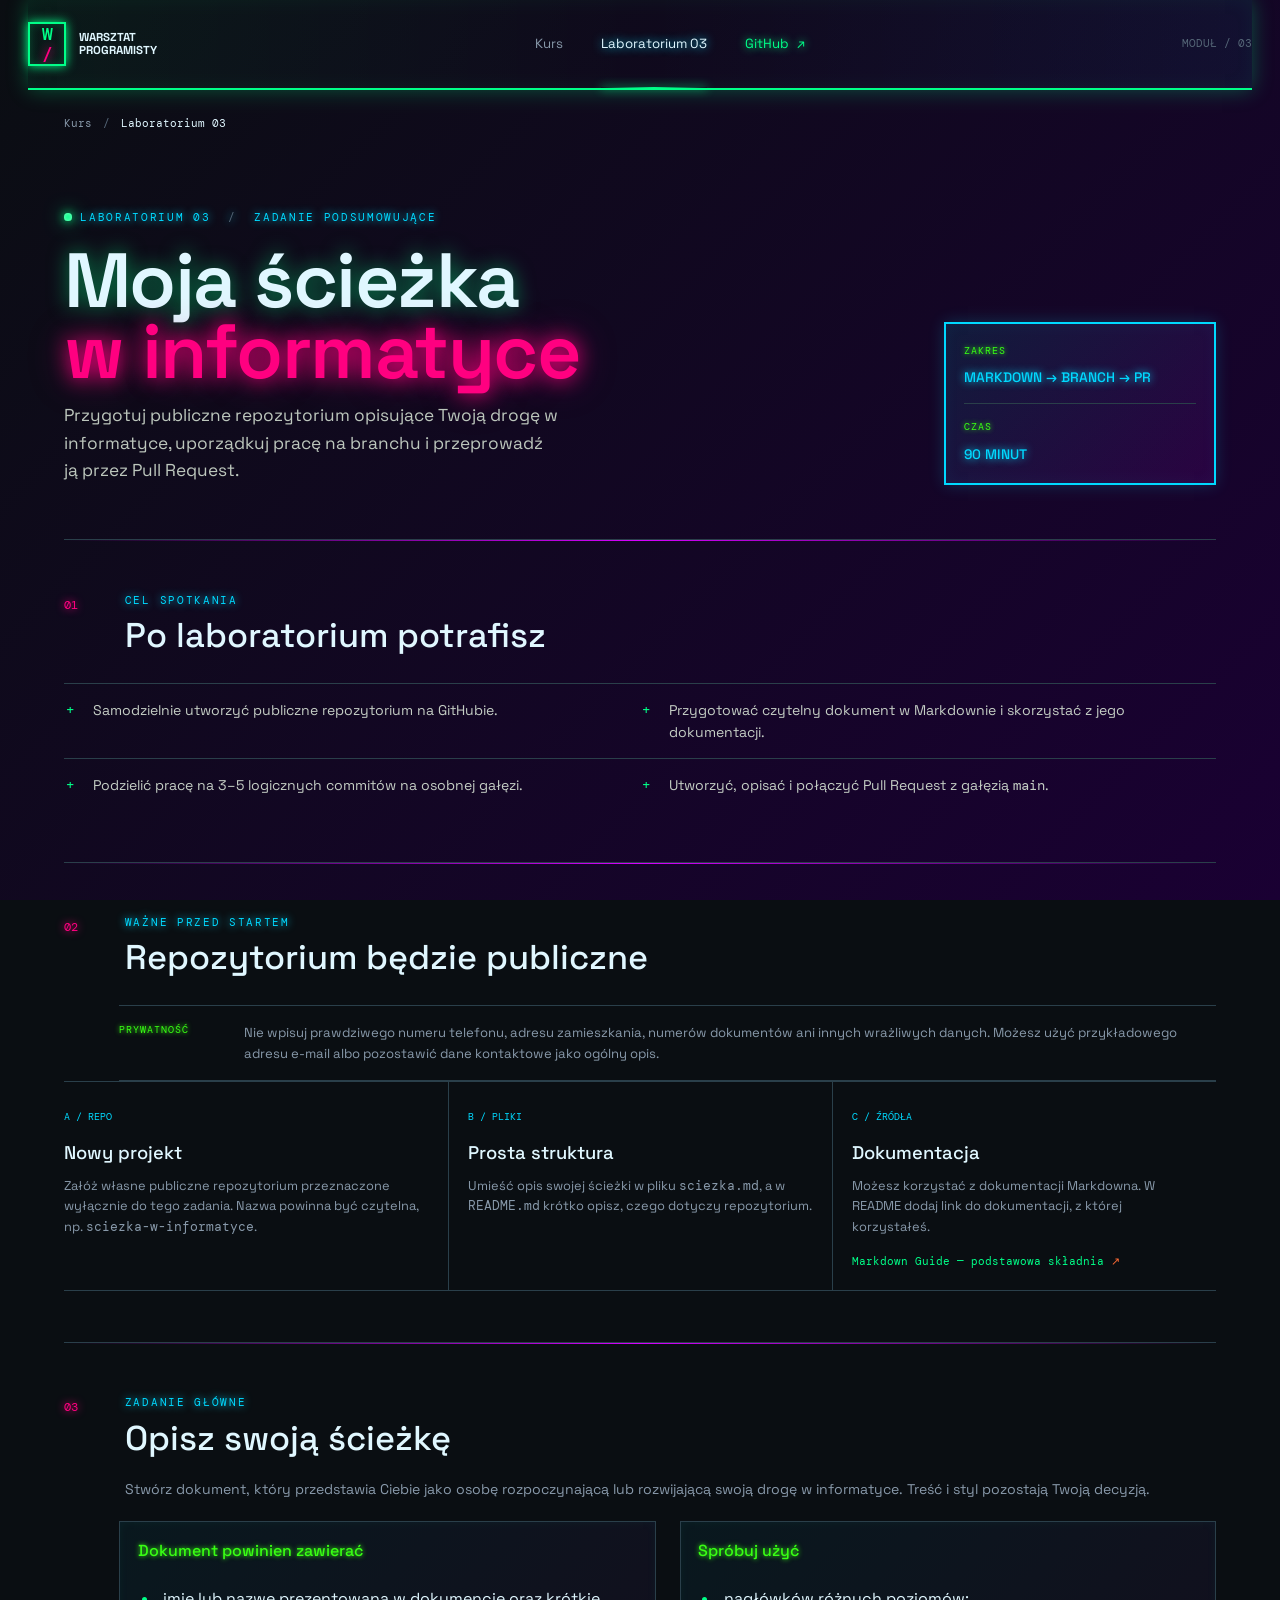
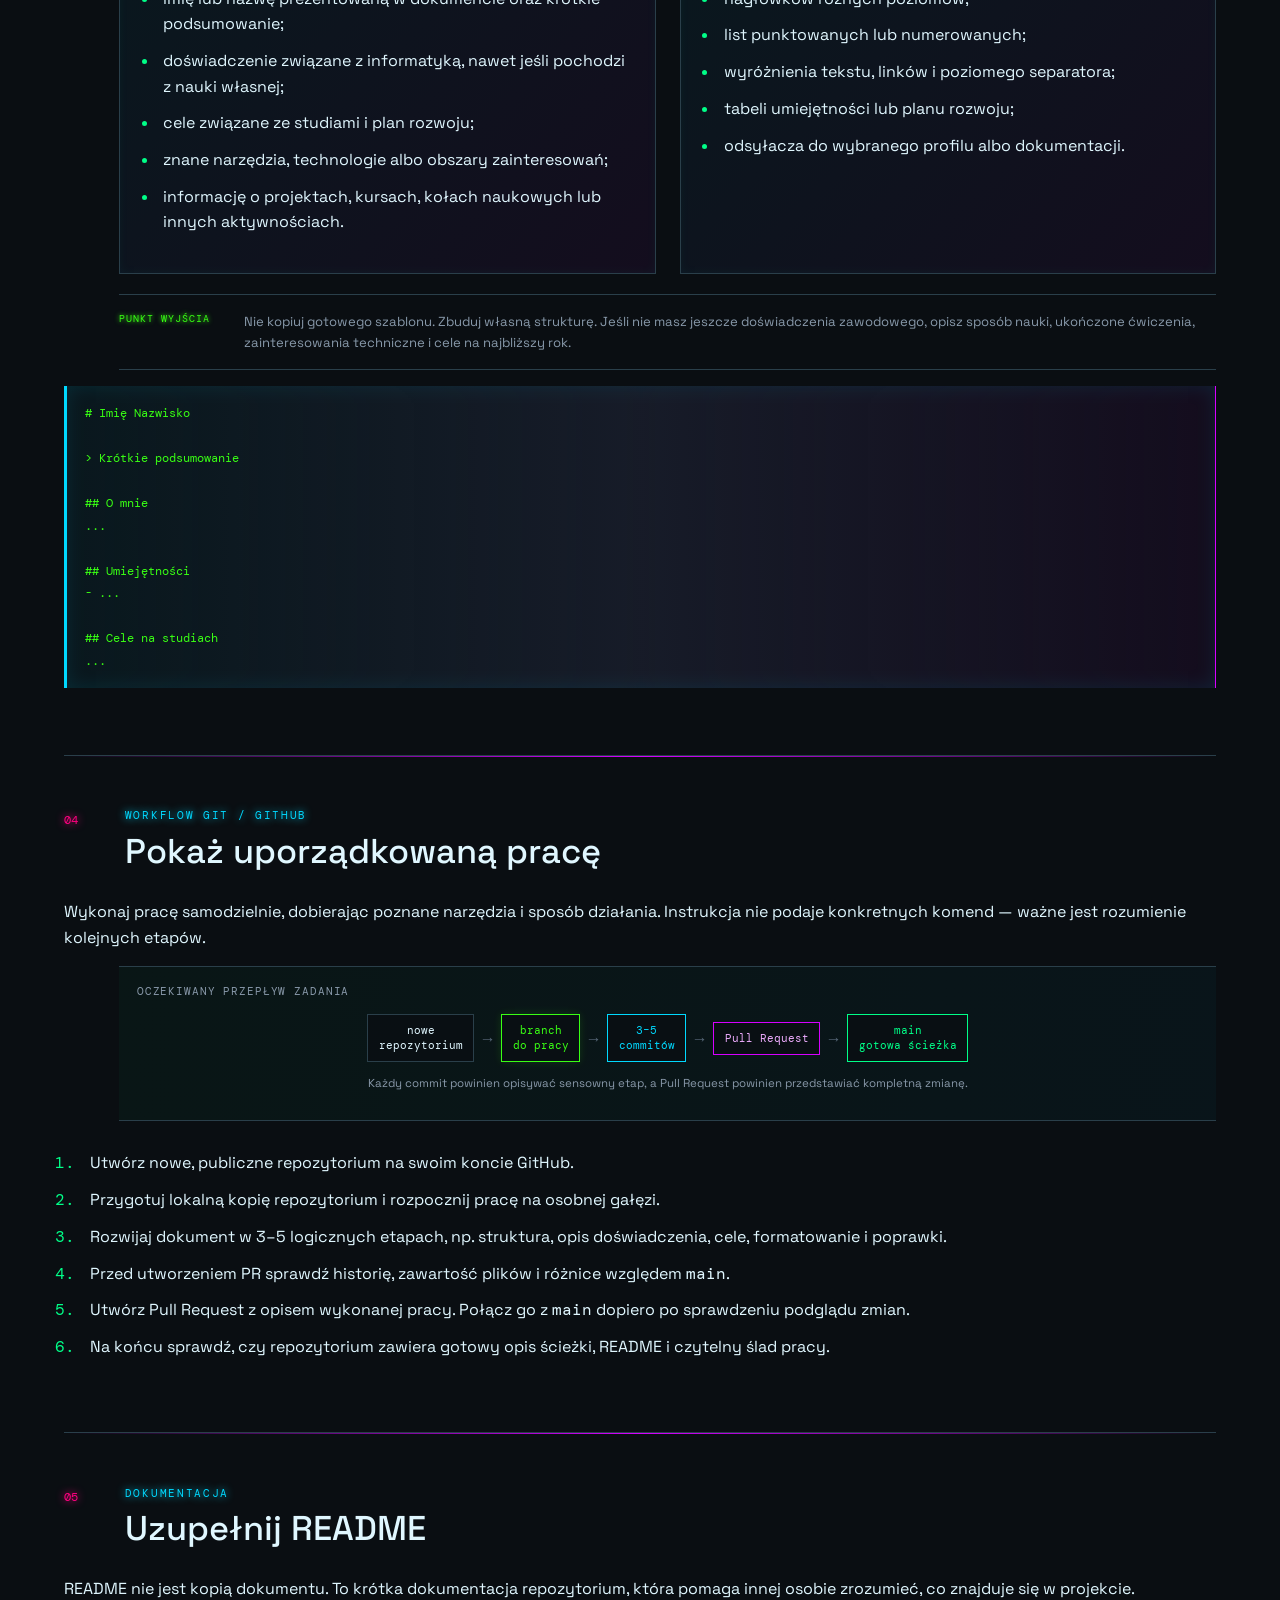
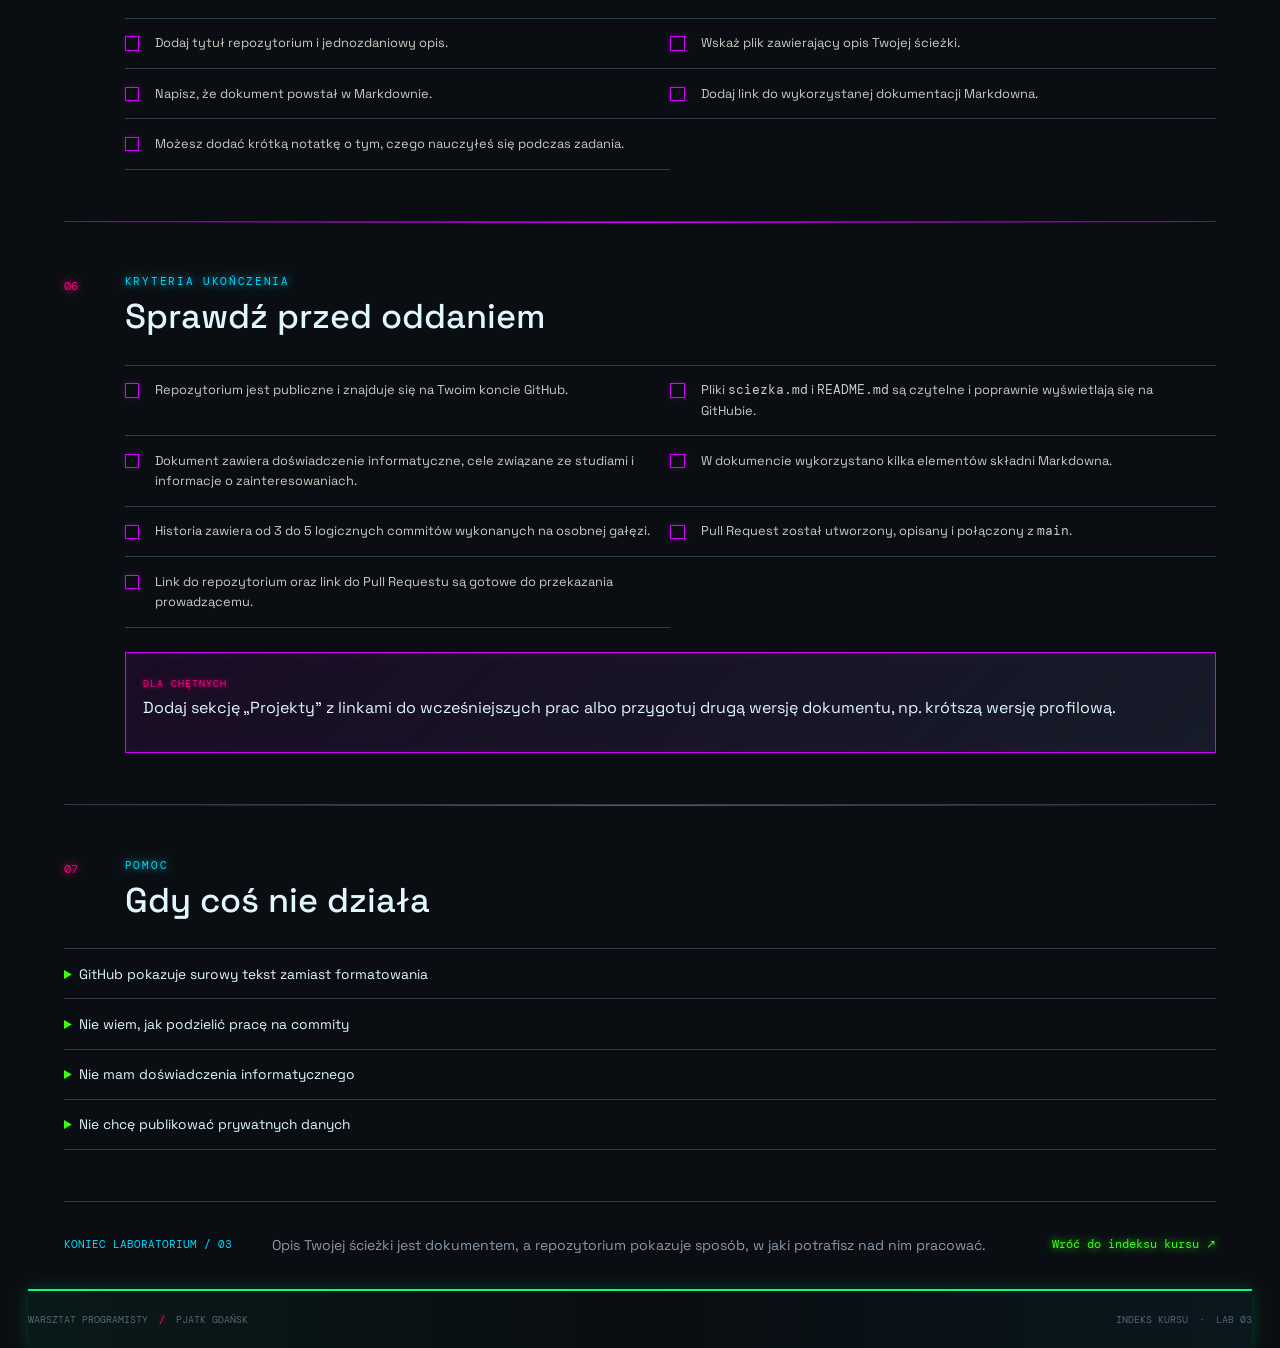
<file: site/laboratoria/lab-03.html>
<!doctype html>
<html lang="pl">
<head>
  <meta charset="utf-8">
  <meta name="viewport" content="width=device-width, initial-scale=1">
  <meta name="theme-color" content="#101815">
  <meta name="description" content="Laboratorium 03: moja ścieżka w informatyce w Markdownie, repozytorium GitHub, branche i Pull Request.">
  <title>03. Moja ścieżka w informatyce | Warsztat Programisty</title>
  <link rel="preconnect" href="https://fonts.googleapis.com">
  <link rel="preconnect" href="https://fonts.gstatic.com" crossorigin>
  <link href="https://fonts.googleapis.com/css2?family=DM+Mono:wght@400;500&amp;family=Space+Grotesk:wght@400;500;600;700&amp;display=swap" rel="stylesheet">
  <link rel="stylesheet" href="../assets/css/styles.css">
</head>
<body>
  <a class="skip-link" href="#main">Przejdź do treści</a>
  <header class="site-header">
    <a class="wordmark" href="../index.html" aria-label="Warsztat Programisty, strona główna"><span class="wordmark-symbol" aria-hidden="true">W<span>/</span></span><span>WARSZTAT<br>PROGRAMISTY</span></a>
    <nav class="site-nav" aria-label="Nawigacja główna">
      <a class="nav-link" href="../index.html">Kurs</a>
      <a class="nav-link is-current" href="lab-03.html" aria-current="page">Laboratorium 03</a>
      <a class="nav-external" href="https://github.com/" target="_blank" rel="noreferrer">GitHub <span aria-hidden="true">↗</span></a>
    </nav>
    <span class="header-code">MODUŁ / 03</span>
  </header>

  <main id="main" class="lab-page">
    <nav class="breadcrumbs" aria-label="Okruszki nawigacyjne"><a href="../index.html">Kurs</a><span aria-hidden="true">/</span><span aria-current="page">Laboratorium 03</span></nav>

    <section class="lab-hero" aria-labelledby="lab-title">
      <div>
        <p class="eyebrow"><span class="live-dot" aria-hidden="true"></span> LABORATORIUM 03 <span class="eyebrow-divider">/</span> ZADANIE PODSUMOWUJĄCE</p>
        <h1 id="lab-title">Moja ścieżka<br><span>w informatyce</span></h1>
        <p class="intro-lede">Przygotuj publiczne repozytorium opisujące Twoją drogę w informatyce, uporządkuj pracę na branchu i przeprowadź ją przez Pull Request.</p>
      </div>
      <aside class="lab-readout" aria-label="Zakres laboratorium"><span class="data-label">ZAKRES</span><strong>MARKDOWN → BRANCH → PR</strong><span class="readout-rule" aria-hidden="true"></span><span class="data-label">CZAS</span><strong>90 MINUT</strong></aside>
    </section>

    <section class="section-block" aria-labelledby="outcomes-title">
      <div class="block-heading"><span class="block-number">01</span><div><p class="eyebrow">CEL SPOTKANIA</p><h2 id="outcomes-title">Po laboratorium potrafisz</h2></div></div>
      <ul class="outcome-list">
        <li>Samodzielnie utworzyć publiczne repozytorium na GitHubie.</li>
        <li>Przygotować czytelny dokument w Markdownie i skorzystać z jego dokumentacji.</li>
        <li>Podzielić pracę na 3–5 logicznych commitów na osobnej gałęzi.</li>
        <li>Utworzyć, opisać i połączyć Pull Request z gałęzią <code>main</code>.</li>
      </ul>
    </section>

    <section class="section-block" aria-labelledby="safety-title">
      <div class="block-heading"><span class="block-number">02</span><div><p class="eyebrow">WAŻNE PRZED STARTEM</p><h2 id="safety-title">Repozytorium będzie publiczne</h2></div></div>
      <div class="comparison-prompt"><span class="data-label">PRYWATNOŚĆ</span><p>Nie wpisuj prawdziwego numeru telefonu, adresu zamieszkania, numerów dokumentów ani innych wrażliwych danych. Możesz użyć przykładowego adresu e-mail albo pozostawić dane kontaktowe jako ogólny opis.</p></div>
      <div class="prep-grid">
        <article class="prep-item"><span class="prep-index">A / REPO</span><h3>Nowy projekt</h3><p>Załóż własne publiczne repozytorium przeznaczone wyłącznie do tego zadania. Nazwa powinna być czytelna, np. <code>sciezka-w-informatyce</code>.</p></article>
        <article class="prep-item"><span class="prep-index">B / PLIKI</span><h3>Prosta struktura</h3><p>Umieść opis swojej ścieżki w pliku <code>sciezka.md</code>, a w <code>README.md</code> krótko opisz, czego dotyczy repozytorium.</p></article>
        <article class="prep-item"><span class="prep-index">C / ŹRÓDŁA</span><h3>Dokumentacja</h3><p>Możesz korzystać z dokumentacji Markdowna. W README dodaj link do dokumentacji, z której korzystałeś.</p><a class="small-link" href="https://www.markdownguide.org/basic-syntax/" target="_blank" rel="noreferrer">Markdown Guide — podstawowa składnia <span aria-hidden="true">↗</span></a></article>
      </div>
    </section>

    <section class="section-block" aria-labelledby="assignment-title">
      <div class="block-heading"><span class="block-number">03</span><div><p class="eyebrow">ZADANIE GŁÓWNE</p><h2 id="assignment-title">Opisz swoją ścieżkę</h2></div></div>
      <p class="assignment-lede">Stwórz dokument, który przedstawia Ciebie jako osobę rozpoczynającą lub rozwijającą swoją drogę w informatyce. Treść i styl pozostają Twoją decyzją.</p>
      <div class="editor-columns">
        <div>
          <h4>Dokument powinien zawierać</h4>
          <ul class="instruction-list">
            <li>imię lub nazwę prezentowaną w dokumencie oraz krótkie podsumowanie;</li>
            <li>doświadczenie związane z informatyką, nawet jeśli pochodzi z nauki własnej;</li>
            <li>cele związane ze studiami i plan rozwoju;</li>
            <li>znane narzędzia, technologie albo obszary zainteresowań;</li>
            <li>informację o projektach, kursach, kołach naukowych lub innych aktywnościach.</li>
          </ul>
        </div>
        <div>
          <h4>Spróbuj użyć</h4>
          <ul class="instruction-list">
            <li>nagłówków różnych poziomów;</li>
            <li>list punktowanych lub numerowanych;</li>
            <li>wyróżnienia tekstu, linków i poziomego separatora;</li>
            <li>tabeli umiejętności lub planu rozwoju;</li>
            <li>odsyłacza do wybranego profilu albo dokumentacji.</li>
          </ul>
        </div>
      </div>
      <div class="comparison-prompt"><span class="data-label">PUNKT WYJŚCIA</span><p>Nie kopiuj gotowego szablonu. Zbuduj własną strukturę. Jeśli nie masz jeszcze doświadczenia zawodowego, opisz sposób nauki, ukończone ćwiczenia, zainteresowania techniczne i cele na najbliższy rok.</p></div>
      <pre class="code-block"><code># Imię Nazwisko

&gt; Krótkie podsumowanie

## O mnie
...

## Umiejętności
- ...

## Cele na studiach
...</code></pre>
    </section>

    <section class="section-block" aria-labelledby="workflow-title">
      <div class="block-heading"><span class="block-number">04</span><div><p class="eyebrow">WORKFLOW GIT / GITHUB</p><h2 id="workflow-title">Pokaż uporządkowaną pracę</h2></div></div>
      <p>Wykonaj pracę samodzielnie, dobierając poznane narzędzia i sposób działania. Instrukcja nie podaje konkretnych komend — ważne jest rozumienie kolejnych etapów.</p>
      <figure class="concept-diagram" aria-labelledby="workflow-caption">
        <figcaption id="workflow-caption">Oczekiwany przepływ zadania</figcaption>
        <div class="diagram-flow"><span class="diagram-node">nowe<br>repozytorium</span><span class="diagram-arrow">→</span><span class="diagram-node is-branch">branch<br>do pracy</span><span class="diagram-arrow">→</span><span class="diagram-node is-commit">3–5<br>commitów</span><span class="diagram-arrow">→</span><span class="diagram-node is-pr">Pull Request</span><span class="diagram-arrow">→</span><span class="diagram-node is-result">main<br>gotowa ścieżka</span></div>
        <p class="diagram-note">Każdy commit powinien opisywać sensowny etap, a Pull Request powinien przedstawiać kompletną zmianę.</p>
      </figure>
      <ol class="instruction-list">
        <li>Utwórz nowe, publiczne repozytorium na swoim koncie GitHub.</li>
        <li>Przygotuj lokalną kopię repozytorium i rozpocznij pracę na osobnej gałęzi.</li>
        <li>Rozwijaj dokument w 3–5 logicznych etapach, np. struktura, opis doświadczenia, cele, formatowanie i poprawki.</li>
        <li>Przed utworzeniem PR sprawdź historię, zawartość plików i różnice względem <code>main</code>.</li>
        <li>Utwórz Pull Request z opisem wykonanej pracy. Połącz go z <code>main</code> dopiero po sprawdzeniu podglądu zmian.</li>
        <li>Na końcu sprawdź, czy repozytorium zawiera gotowy opis ścieżki, README i czytelny ślad pracy.</li>
      </ol>
    </section>

    <section class="section-block" aria-labelledby="readme-title">
      <div class="block-heading"><span class="block-number">05</span><div><p class="eyebrow">DOKUMENTACJA</p><h2 id="readme-title">Uzupełnij README</h2></div></div>
      <p>README nie jest kopią dokumentu. To krótka dokumentacja repozytorium, która pomaga innej osobie zrozumieć, co znajduje się w projekcie.</p>
      <ul class="checklist">
        <li><span class="check-box" aria-hidden="true"></span><span>Dodaj tytuł repozytorium i jednozdaniowy opis.</span></li>
        <li><span class="check-box" aria-hidden="true"></span><span>Wskaż plik zawierający opis Twojej ścieżki.</span></li>
        <li><span class="check-box" aria-hidden="true"></span><span>Napisz, że dokument powstał w Markdownie.</span></li>
        <li><span class="check-box" aria-hidden="true"></span><span>Dodaj link do wykorzystanej dokumentacji Markdowna.</span></li>
        <li><span class="check-box" aria-hidden="true"></span><span>Możesz dodać krótką notatkę o tym, czego nauczyłeś się podczas zadania.</span></li>
      </ul>
    </section>

    <section class="section-block" aria-labelledby="done-title">
      <div class="block-heading"><span class="block-number">06</span><div><p class="eyebrow">KRYTERIA UKOŃCZENIA</p><h2 id="done-title">Sprawdź przed oddaniem</h2></div></div>
      <ul class="checklist">
        <li><span class="check-box" aria-hidden="true"></span><span>Repozytorium jest publiczne i znajduje się na Twoim koncie GitHub.</span></li>
        <li><span class="check-box" aria-hidden="true"></span><span>Pliki <code>sciezka.md</code> i <code>README.md</code> są czytelne i poprawnie wyświetlają się na GitHubie.</span></li>
        <li><span class="check-box" aria-hidden="true"></span><span>Dokument zawiera doświadczenie informatyczne, cele związane ze studiami i informacje o zainteresowaniach.</span></li>
        <li><span class="check-box" aria-hidden="true"></span><span>W dokumencie wykorzystano kilka elementów składni Markdowna.</span></li>
        <li><span class="check-box" aria-hidden="true"></span><span>Historia zawiera od 3 do 5 logicznych commitów wykonanych na osobnej gałęzi.</span></li>
        <li><span class="check-box" aria-hidden="true"></span><span>Pull Request został utworzony, opisany i połączony z <code>main</code>.</span></li>
        <li><span class="check-box" aria-hidden="true"></span><span>Link do repozytorium oraz link do Pull Requestu są gotowe do przekazania prowadzącemu.</span></li>
      </ul>
      <aside class="extension-task"><span class="data-label">DLA CHĘTNYCH</span><p>Dodaj sekcję „Projekty” z linkami do wcześniejszych prac albo przygotuj drugą wersję dokumentu, np. krótszą wersję profilową.</p></aside>
    </section>

    <section class="section-block troubleshooting" aria-labelledby="troubleshooting-title">
      <div class="block-heading"><span class="block-number">07</span><div><p class="eyebrow">POMOC</p><h2 id="troubleshooting-title">Gdy coś nie działa</h2></div></div>
      <details><summary>GitHub pokazuje surowy tekst zamiast formatowania</summary><p>Sprawdź rozszerzenie pliku i składnię Markdowna. Podgląd pliku na GitHubie powinien pokazywać sformatowany dokument.</p></details>
      <details><summary>Nie wiem, jak podzielić pracę na commity</summary><p>Potraktuj każdy commit jako osobny, zrozumiały etap: struktura dokumentu, treść, umiejętności, formatowanie albo poprawki.</p></details>
      <details><summary>Nie mam doświadczenia informatycznego</summary><p>Opisz naukę własną, ćwiczenia, konfigurację środowiska, zainteresowania, udział w zajęciach i cele. Doświadczenie nie musi oznaczać zatrudnienia.</p></details>
      <details><summary>Nie chcę publikować prywatnych danych</summary><p>To właściwa ostrożność. Użyj danych przykładowych, ogólnego kontaktu albo pomiń informacje, których nie chcesz udostępniać publicznie.</p></details>
    </section>

    <section class="next-step" aria-label="Następny krok"><span class="note-index">KONIEC LABORATORIUM / 03</span><p>Opis Twojej ścieżki jest dokumentem, a repozytorium pokazuje sposób, w jaki potrafisz nad nim pracować.</p><a href="../index.html">Wróć do indeksu kursu <span aria-hidden="true">↗</span></a></section>
  </main>
  <footer class="site-footer"><span>WARSZTAT PROGRAMISTY <span class="footer-slash">/</span> PJATK GDAŃSK</span><span><a href="../index.html">INDEKS KURSU</a> <span class="footer-slash">·</span> LAB 03</span></footer>
</body>
</html>
</file>
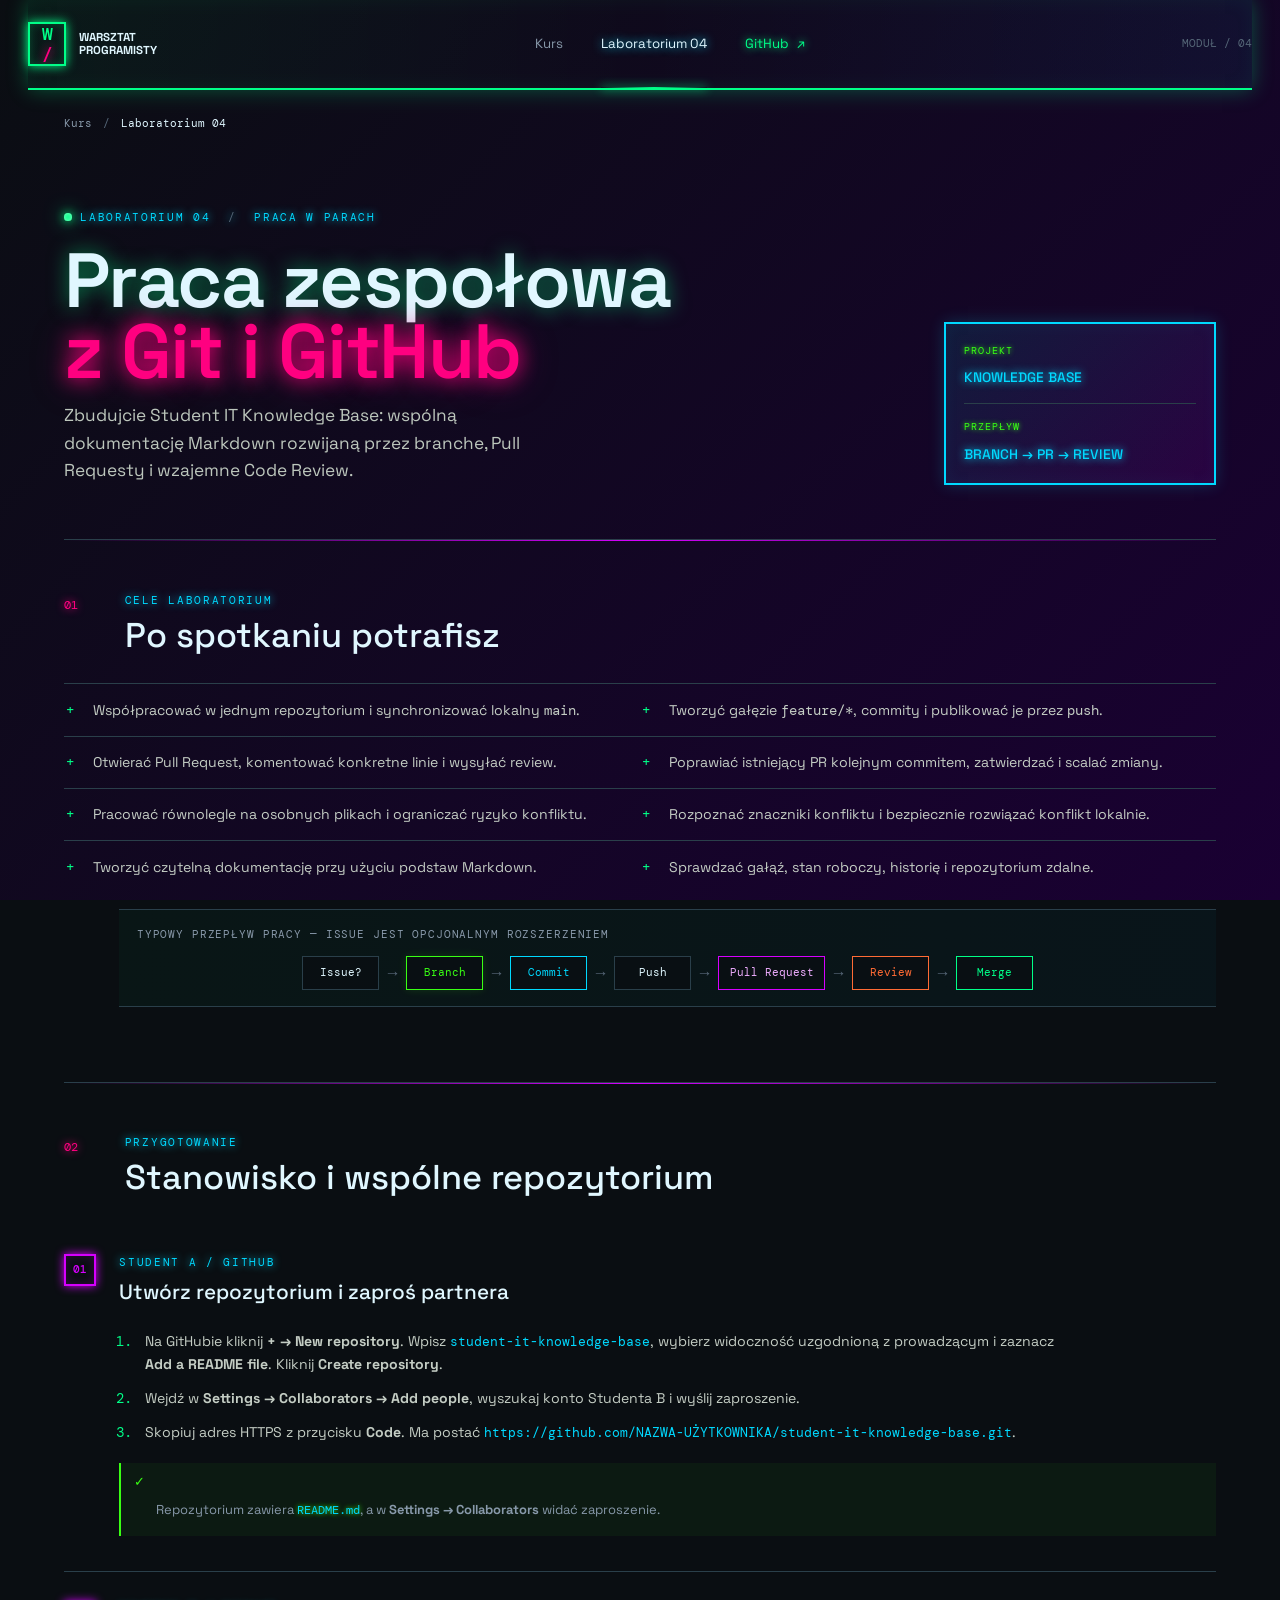
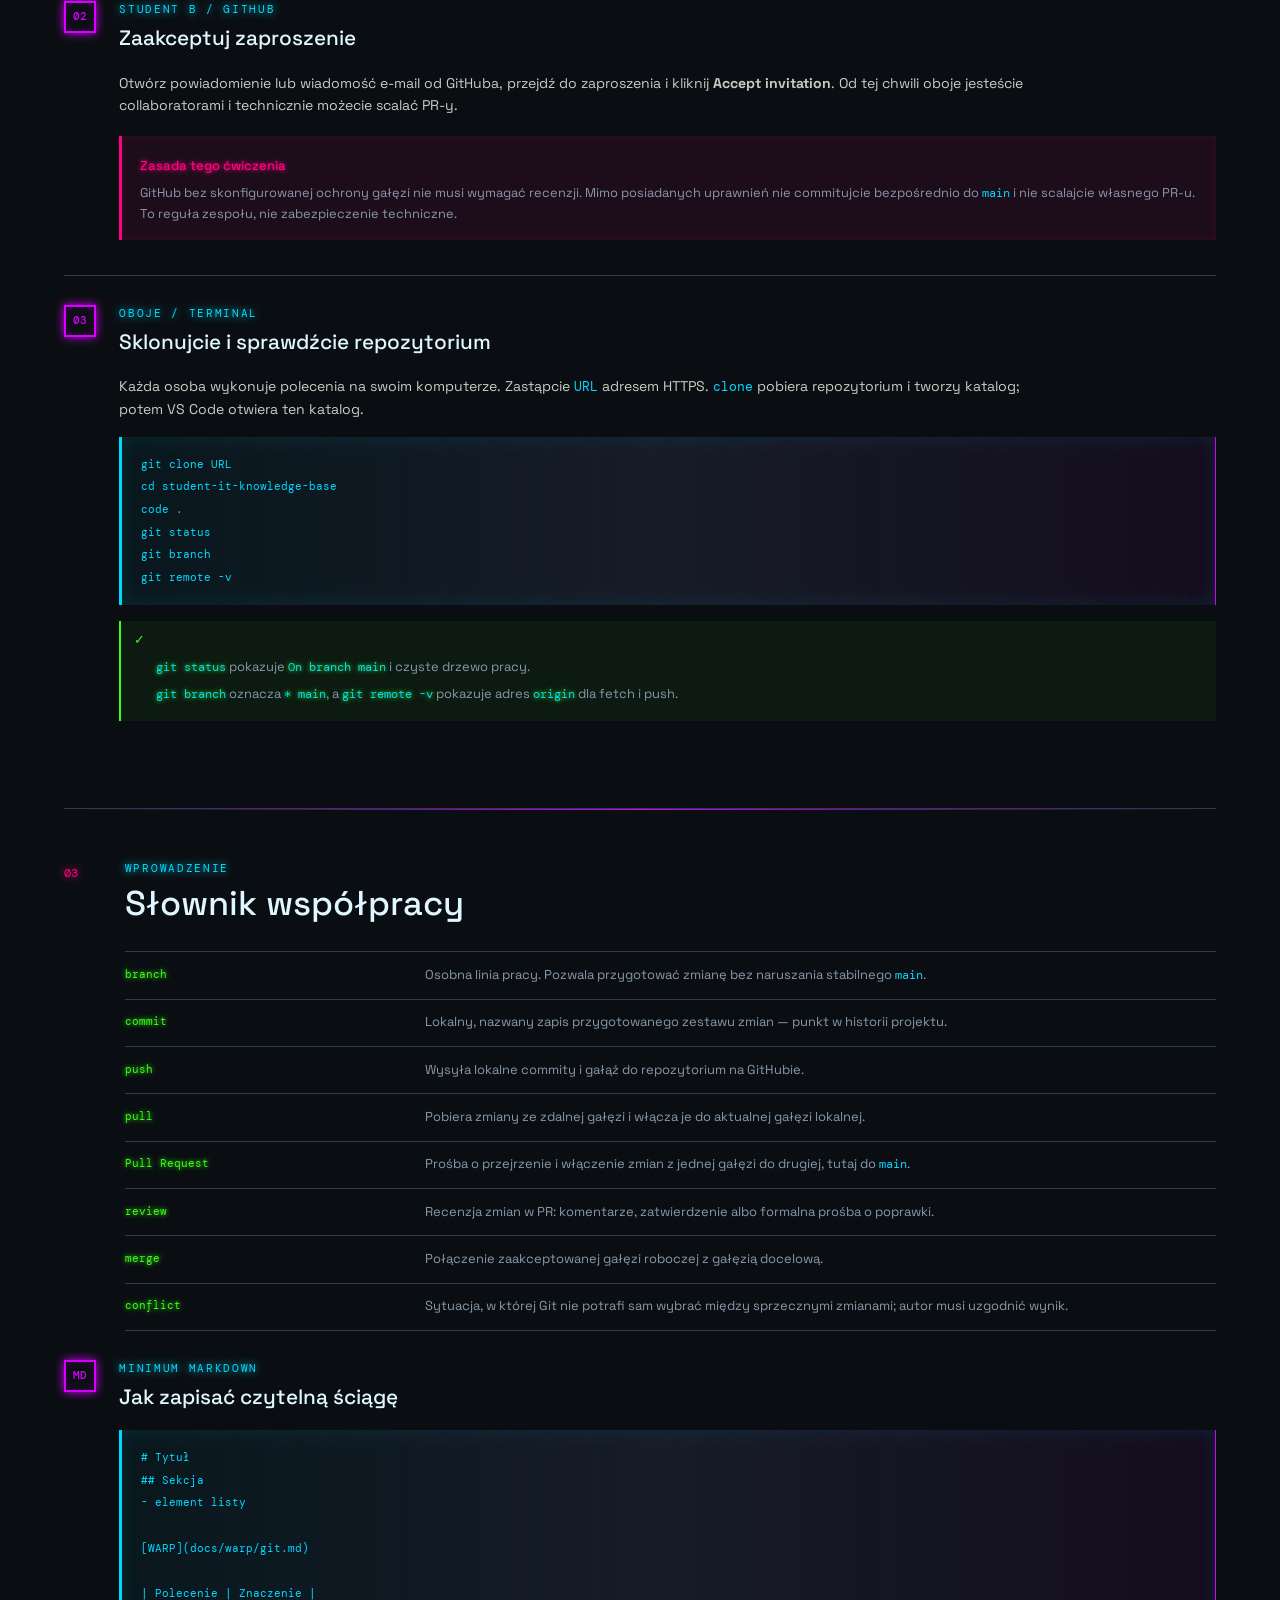
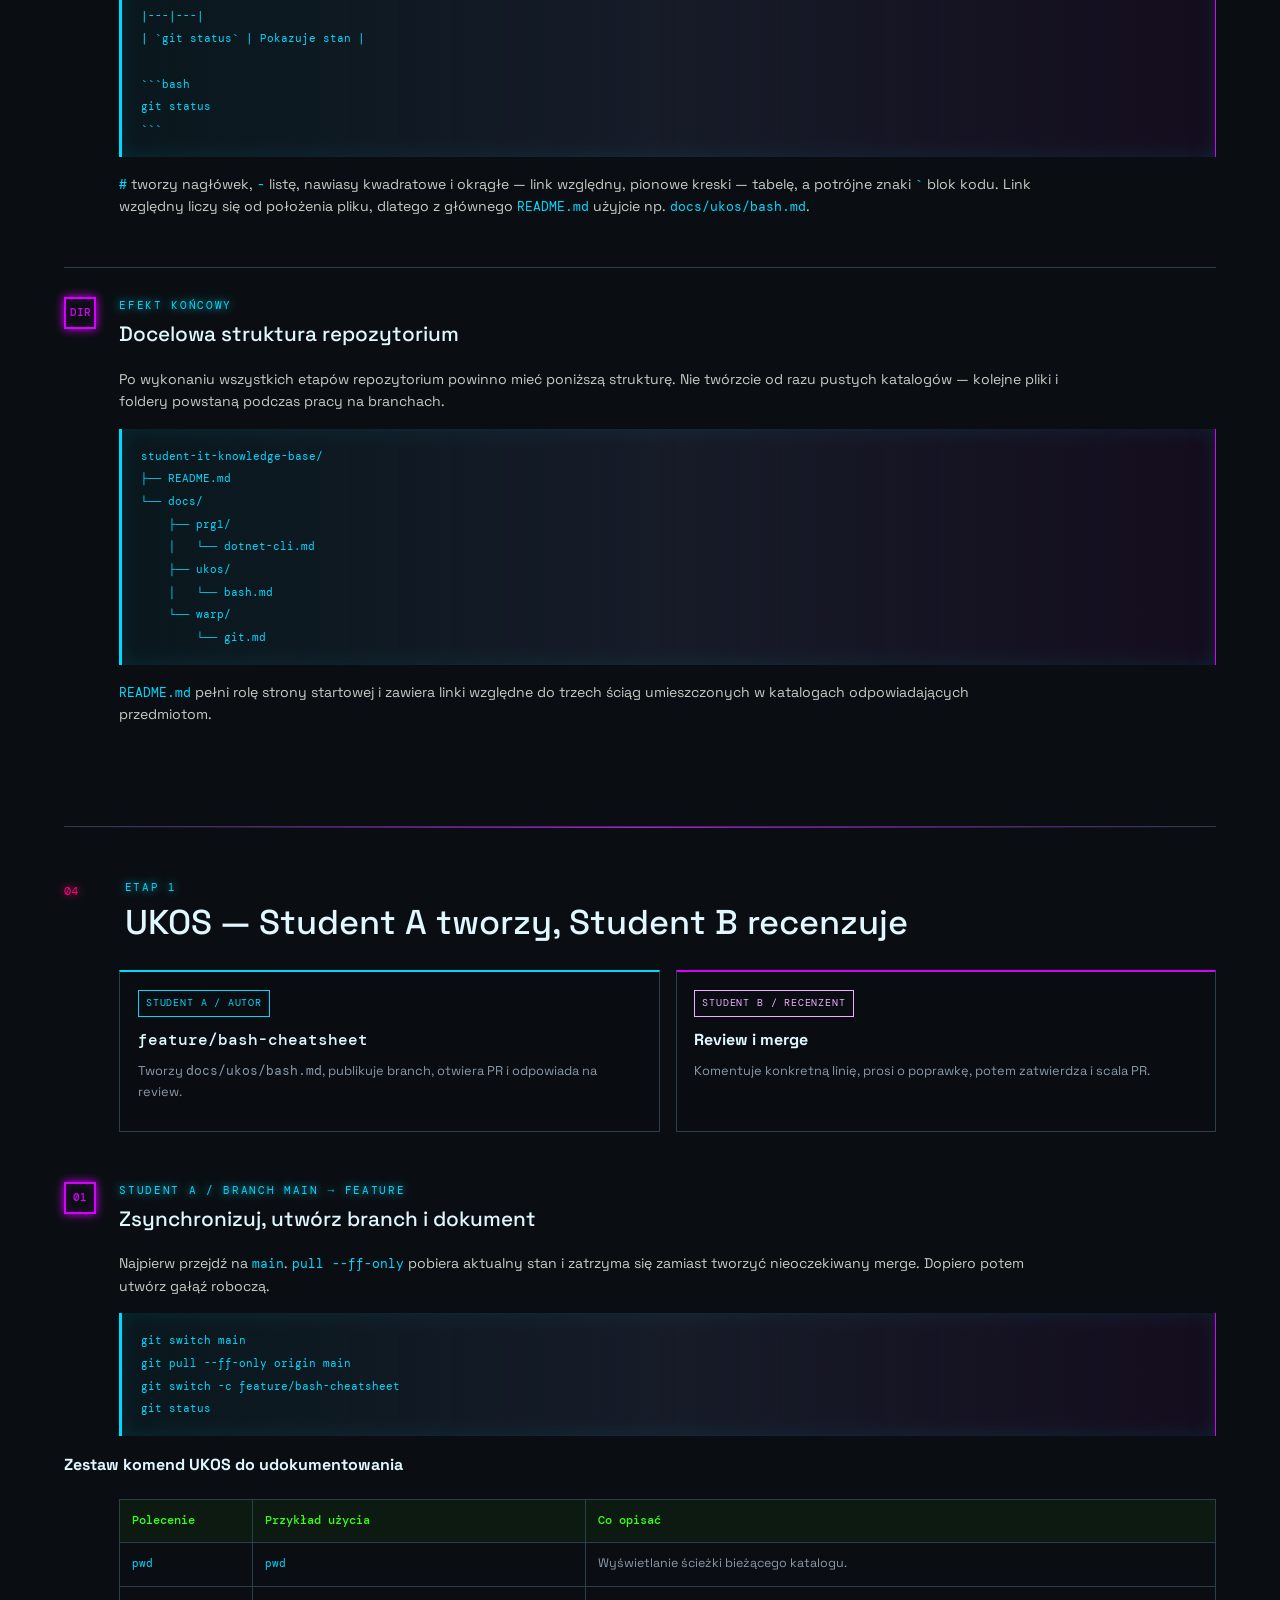
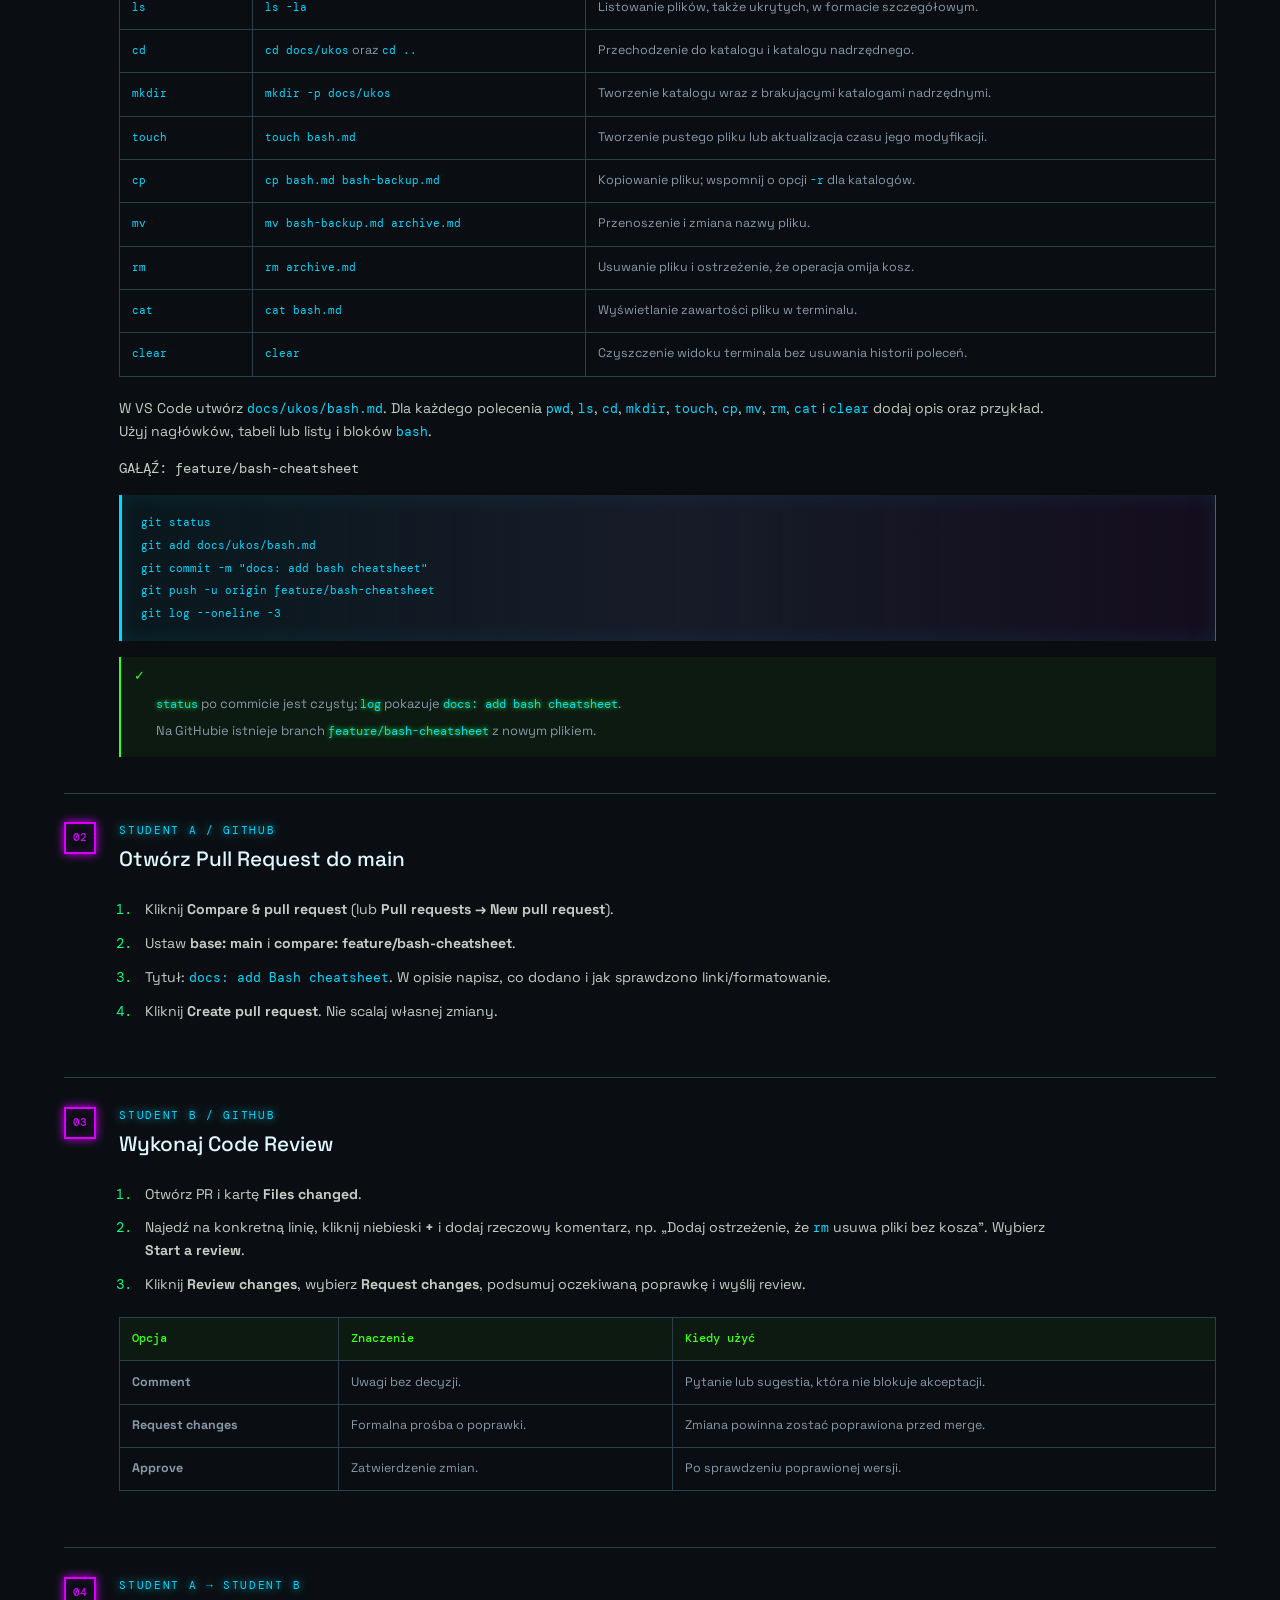
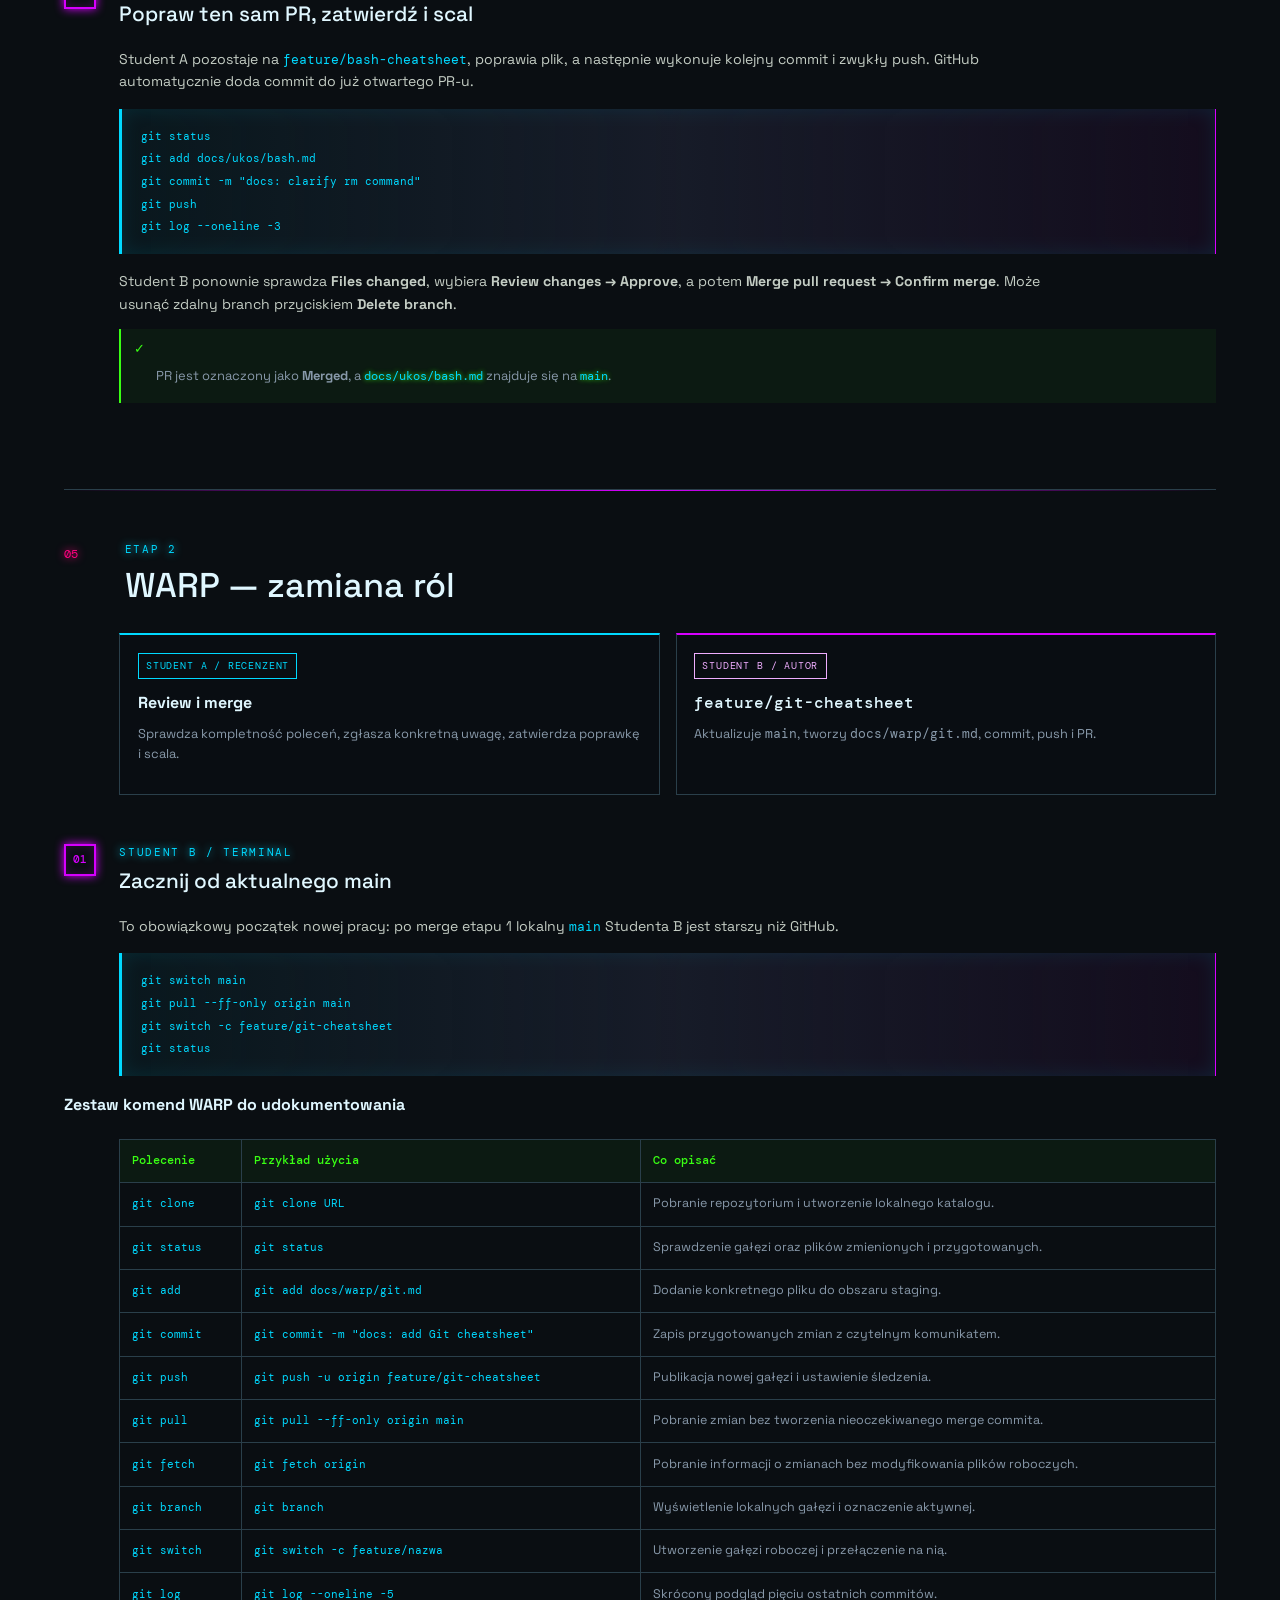
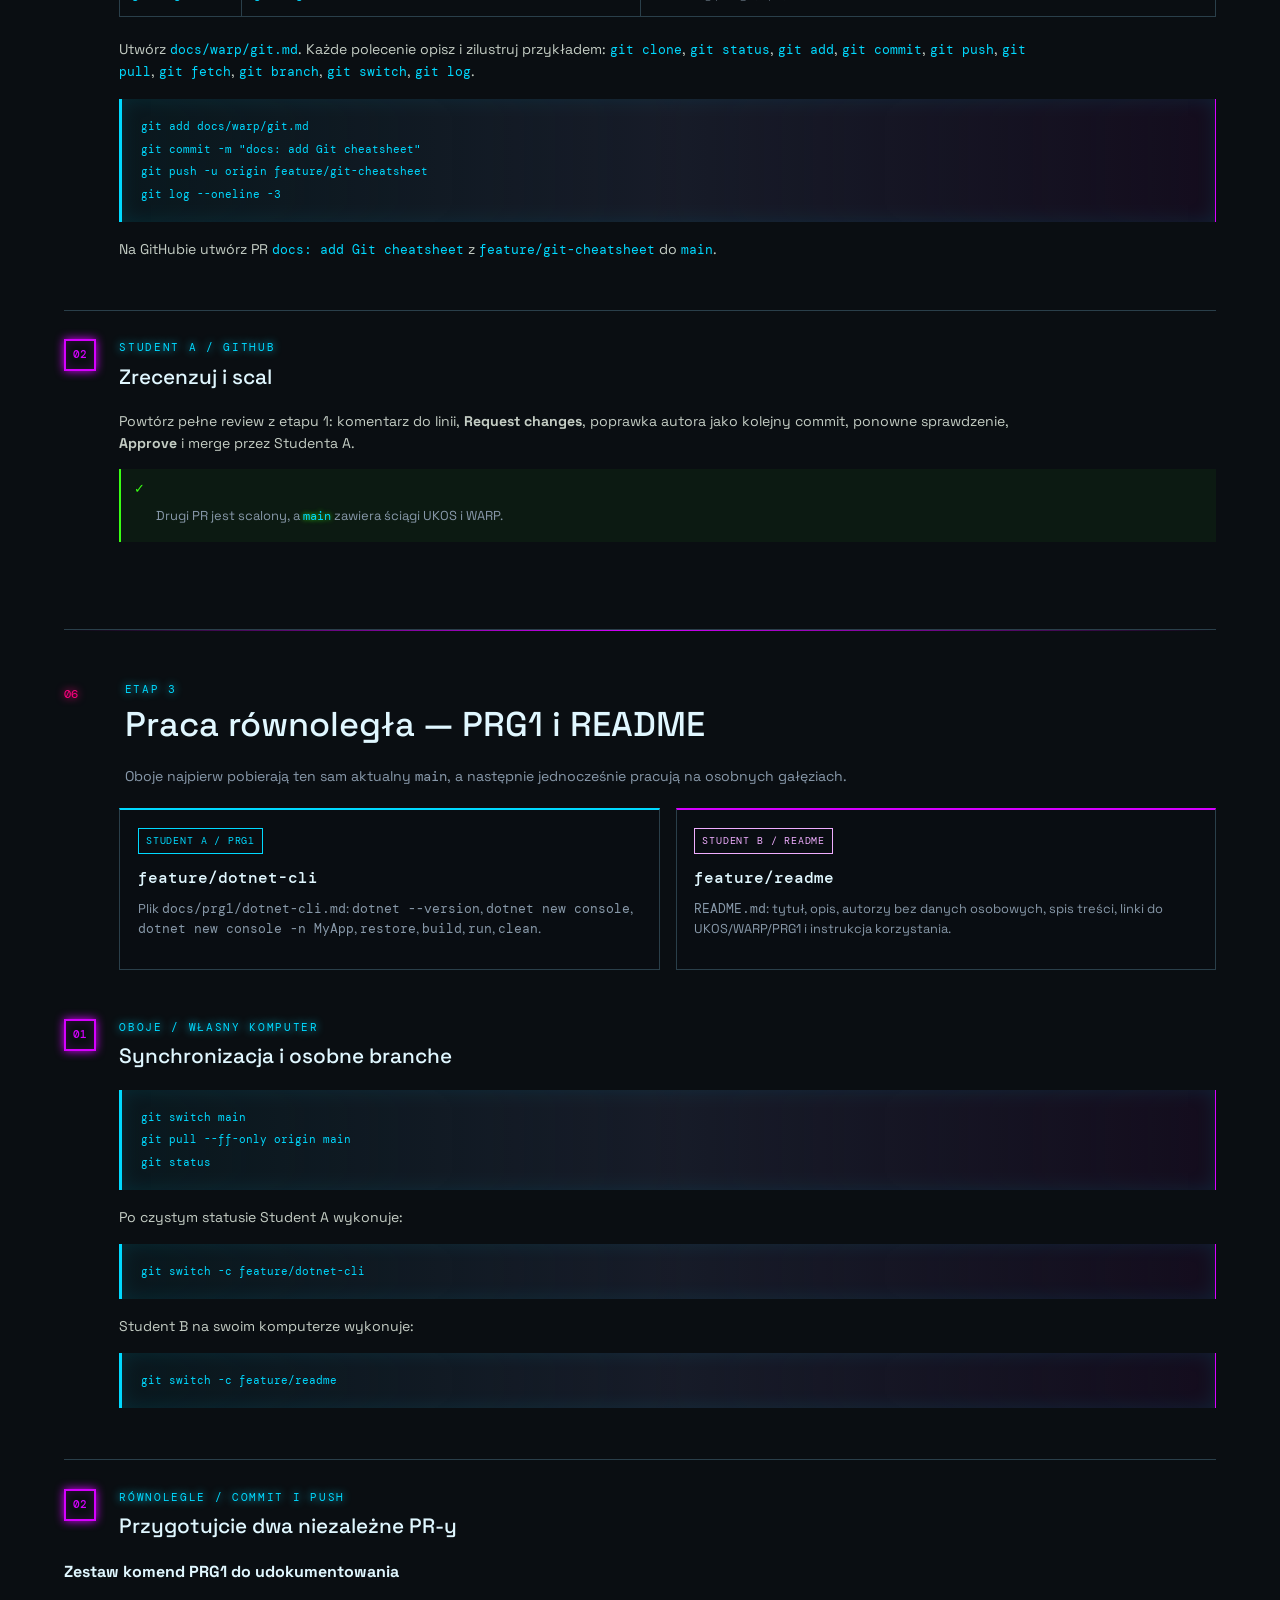
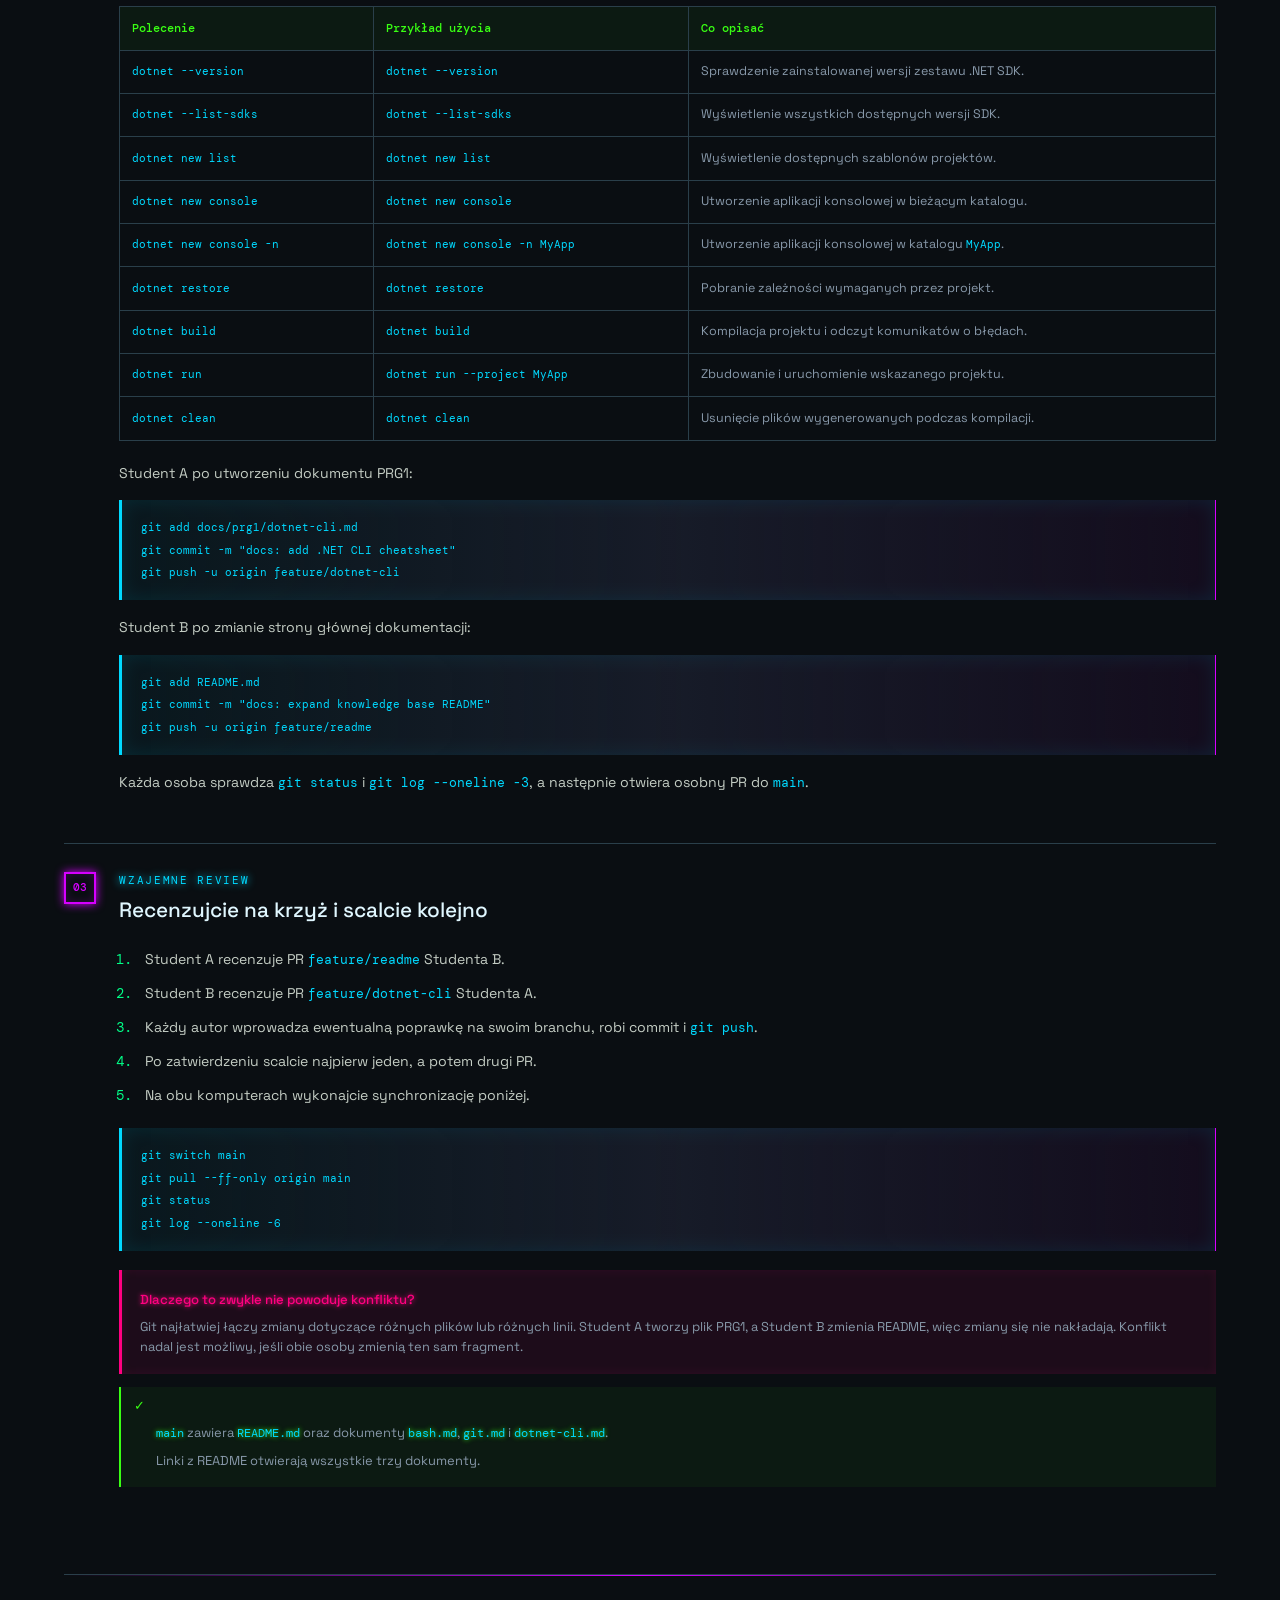
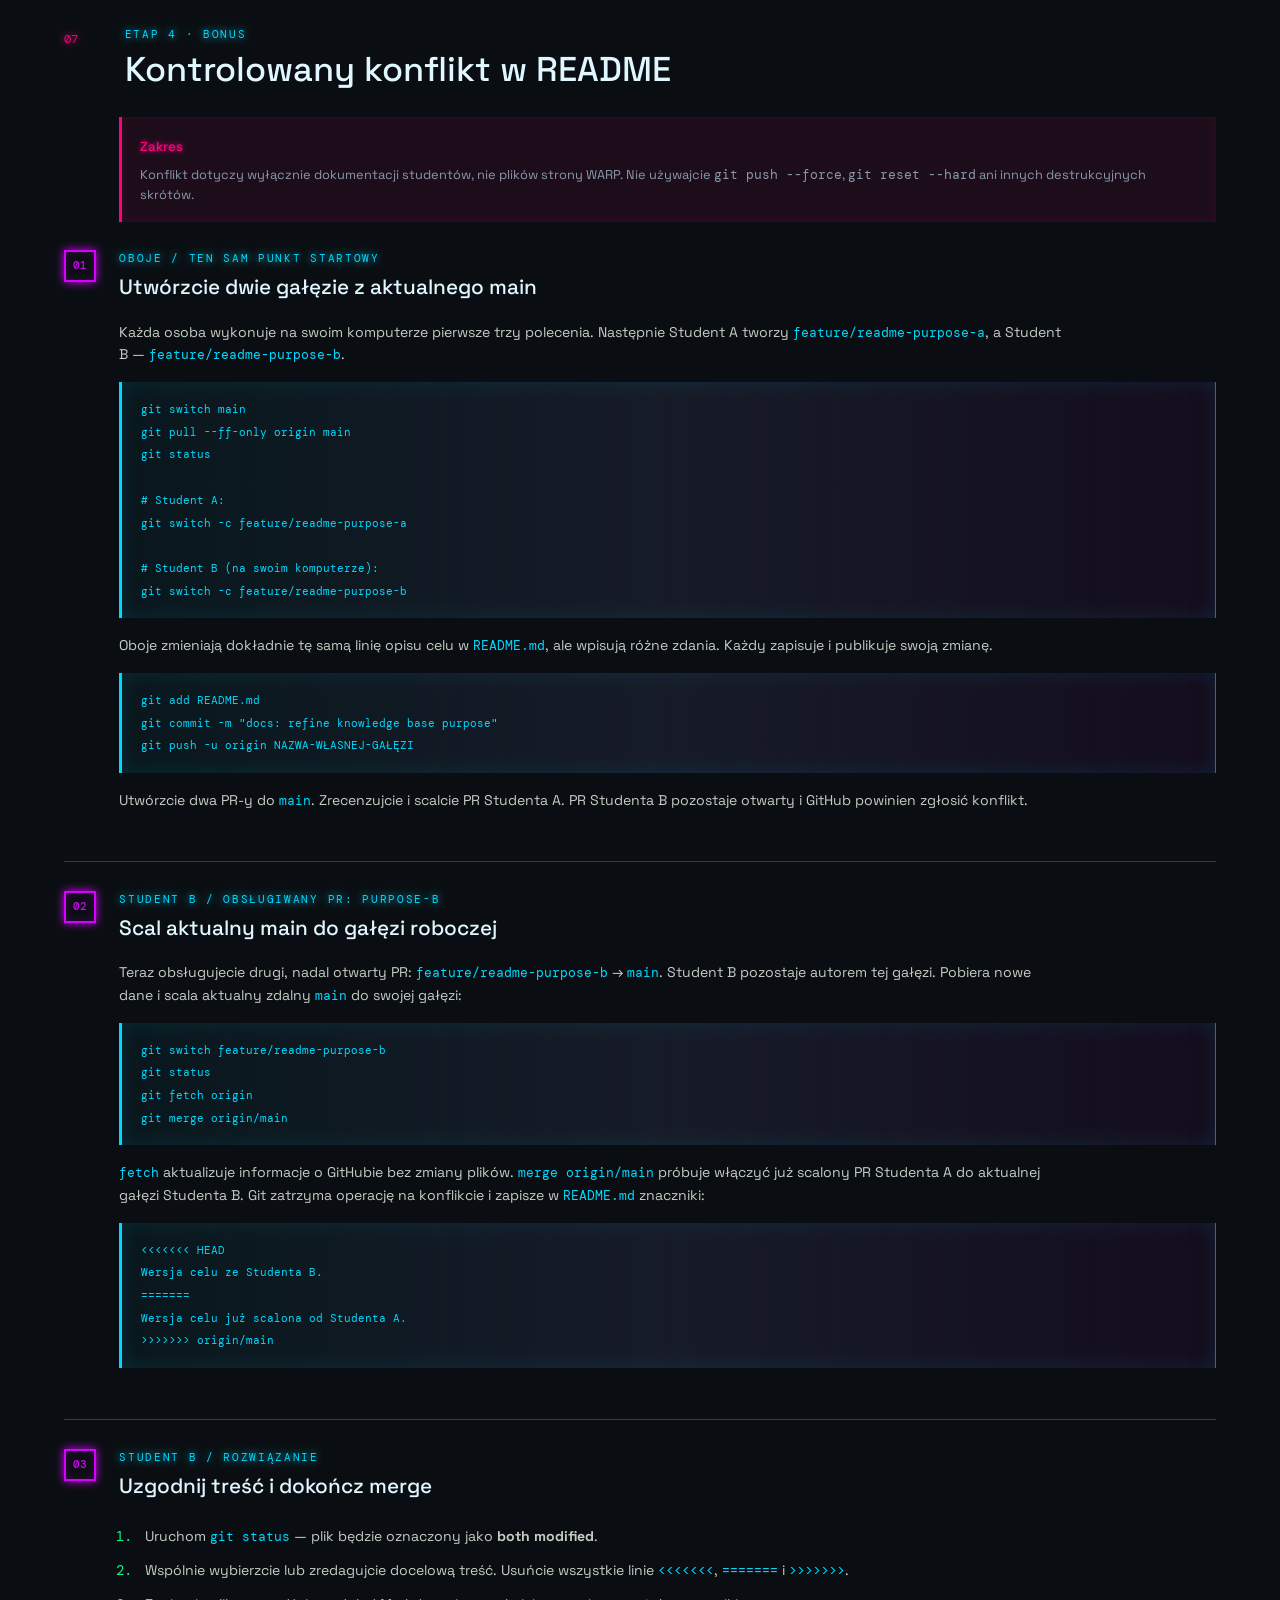
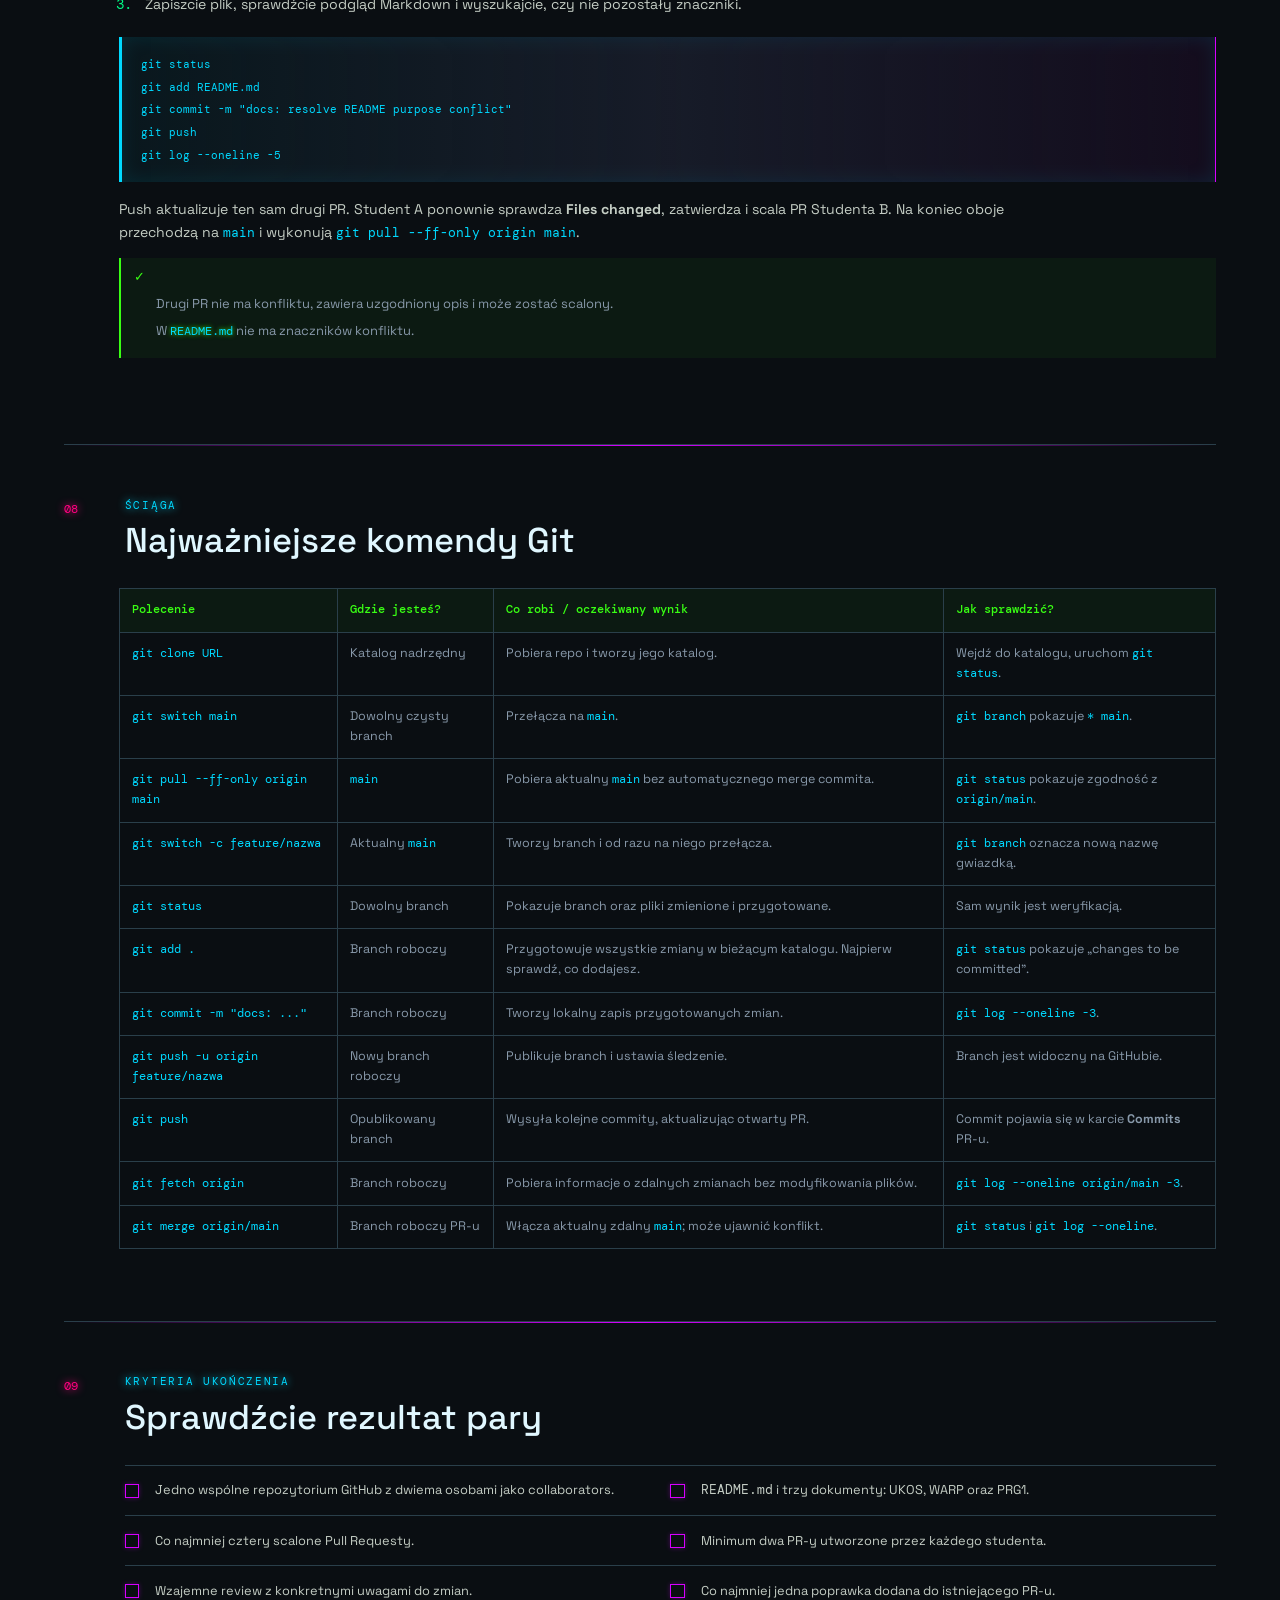
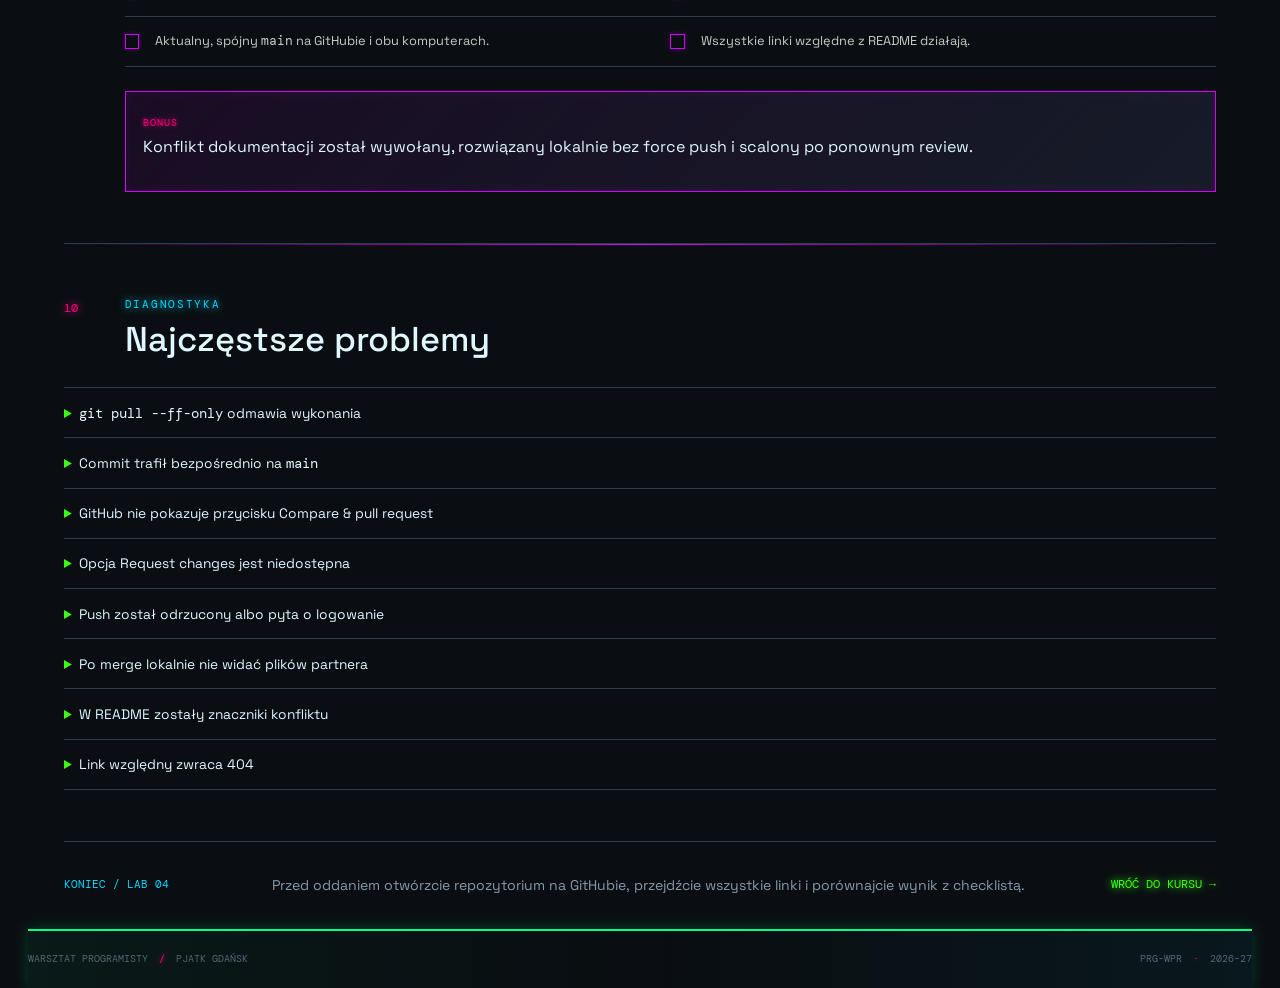
<file: site/laboratoria/lab-04.html>
<!doctype html>
<html lang="pl">
<head>
  <meta charset="utf-8">
  <meta name="viewport" content="width=device-width, initial-scale=1">
  <meta name="theme-color" content="#101815">
  <meta name="description" content="Laboratorium 04: praca zespołowa z Git i GitHub — branche, Pull Requesty, Code Review i konflikty.">
  <title>04. Praca zespołowa z Git i GitHub | Warsztat Programisty</title>
  <link rel="preconnect" href="https://fonts.googleapis.com">
  <link rel="preconnect" href="https://fonts.gstatic.com" crossorigin>
  <link href="https://fonts.googleapis.com/css2?family=DM+Mono:wght@400;500&amp;family=Space+Grotesk:wght@400;500;600;700&amp;display=swap" rel="stylesheet">
  <link rel="stylesheet" href="../assets/css/styles.css">
</head>
<body>
  <a class="skip-link" href="#main">Przejdź do treści</a>
  <header class="site-header">
    <a class="wordmark" href="../index.html" aria-label="Warsztat Programisty, strona główna"><span class="wordmark-symbol" aria-hidden="true">W<span>/</span></span><span>WARSZTAT<br>PROGRAMISTY</span></a>
    <nav class="site-nav" aria-label="Nawigacja główna">
      <a class="nav-link" href="../index.html">Kurs</a>
      <a class="nav-link is-current" href="lab-04.html" aria-current="page">Laboratorium 04</a>
      <a class="nav-external" href="https://github.com/" target="_blank" rel="noreferrer">GitHub <span aria-hidden="true">↗</span></a>
    </nav>
    <span class="header-code">MODUŁ / 04</span>
  </header>

  <main id="main" class="lab-page">
    <nav class="breadcrumbs" aria-label="Okruszki nawigacyjne"><a href="../index.html">Kurs</a><span aria-hidden="true">/</span><span aria-current="page">Laboratorium 04</span></nav>
    <section class="lab-hero" aria-labelledby="lab-title">
      <div>
        <p class="eyebrow"><span class="live-dot" aria-hidden="true"></span> LABORATORIUM 04 <span class="eyebrow-divider">/</span> PRACA W PARACH</p>
        <h1 id="lab-title">Praca zespołowa<br><span>z Git i GitHub</span></h1>
        <p class="intro-lede">Zbudujcie Student IT Knowledge Base: wspólną dokumentację Markdown rozwijaną przez branche, Pull Requesty i wzajemne Code Review.</p>
      </div>
      <aside class="lab-readout" aria-label="Zakres laboratorium"><span class="data-label">PROJEKT</span><strong>KNOWLEDGE BASE</strong><span class="readout-rule" aria-hidden="true"></span><span class="data-label">PRZEPŁYW</span><strong>BRANCH → PR → REVIEW</strong></aside>
    </section>

    <section class="section-block" aria-labelledby="goals-title">
      <div class="block-heading"><span class="block-number">01</span><div><p class="eyebrow">CELE LABORATORIUM</p><h2 id="goals-title">Po spotkaniu potrafisz</h2></div></div>
      <ul class="outcome-list">
        <li>Współpracować w jednym repozytorium i synchronizować lokalny <code>main</code>.</li>
        <li>Tworzyć gałęzie <code>feature/*</code>, commity i publikować je przez <code>push</code>.</li>
        <li>Otwierać Pull Request, komentować konkretne linie i wysyłać review.</li>
        <li>Poprawiać istniejący PR kolejnym commitem, zatwierdzać i scalać zmiany.</li>
        <li>Pracować równolegle na osobnych plikach i ograniczać ryzyko konfliktu.</li>
        <li>Rozpoznać znaczniki konfliktu i bezpiecznie rozwiązać konflikt lokalnie.</li>
        <li>Tworzyć czytelną dokumentację przy użyciu podstaw Markdown.</li>
        <li>Sprawdzać gałąź, stan roboczy, historię i repozytorium zdalne.</li>
      </ul>
      <figure class="concept-diagram">
        <figcaption>Typowy przepływ pracy — Issue jest opcjonalnym rozszerzeniem</figcaption>
        <div class="diagram-flow"><span class="diagram-node">Issue?</span><span class="diagram-arrow">→</span><span class="diagram-node is-branch">Branch</span><span class="diagram-arrow">→</span><span class="diagram-node is-commit">Commit</span><span class="diagram-arrow">→</span><span class="diagram-node">Push</span><span class="diagram-arrow">→</span><span class="diagram-node is-pr">Pull Request</span><span class="diagram-arrow">→</span><span class="diagram-node is-conflict">Review</span><span class="diagram-arrow">→</span><span class="diagram-node is-result">Merge</span></div>
      </figure>
    </section>

    <section class="section-block" aria-labelledby="setup-title">
      <div class="block-heading"><span class="block-number">02</span><div><p class="eyebrow">PRZYGOTOWANIE</p><h2 id="setup-title">Stanowisko i wspólne repozytorium</h2></div></div>
      <article class="lesson-step">
        <div class="step-heading"><span class="step-number">01</span><div><p class="eyebrow">STUDENT A / GITHUB</p><h3>Utwórz repozytorium i zaproś partnera</h3></div></div>
        <ol class="instruction-list">
          <li>Na GitHubie kliknij <strong>+ → New repository</strong>. Wpisz <code>student-it-knowledge-base</code>, wybierz widoczność uzgodnioną z prowadzącym i zaznacz <strong>Add a README file</strong>. Kliknij <strong>Create repository</strong>.</li>
          <li>Wejdź w <strong>Settings → Collaborators → Add people</strong>, wyszukaj konto Studenta B i wyślij zaproszenie.</li>
          <li>Skopiuj adres HTTPS z przycisku <strong>Code</strong>. Ma postać <code>https://github.com/NAZWA-UŻYTKOWNIKA/student-it-knowledge-base.git</code>.</li>
        </ol>
        <ul class="expected-result"><span class="result-mark" aria-hidden="true">✓</span><li>Repozytorium zawiera <code>README.md</code>, a w <strong>Settings → Collaborators</strong> widać zaproszenie.</li></ul>
      </article>
      <article class="lesson-step">
        <div class="step-heading"><span class="step-number">02</span><div><p class="eyebrow">STUDENT B / GITHUB</p><h3>Zaakceptuj zaproszenie</h3></div></div>
        <p>Otwórz powiadomienie lub wiadomość e-mail od GitHuba, przejdź do zaproszenia i kliknij <strong>Accept invitation</strong>. Od tej chwili oboje jesteście collaboratorami i technicznie możecie scalać PR-y.</p>
        <aside class="safety-note"><strong>Zasada tego ćwiczenia</strong><p>GitHub bez skonfigurowanej ochrony gałęzi nie musi wymagać recenzji. Mimo posiadanych uprawnień nie commitujcie bezpośrednio do <code>main</code> i nie scalajcie własnego PR-u. To reguła zespołu, nie zabezpieczenie techniczne.</p></aside>
      </article>
      <article class="lesson-step">
        <div class="step-heading"><span class="step-number">03</span><div><p class="eyebrow">OBOJE / TERMINAL</p><h3>Sklonujcie i sprawdźcie repozytorium</h3></div></div>
        <p>Każda osoba wykonuje polecenia na swoim komputerze. Zastąpcie <code>URL</code> adresem HTTPS. <code>clone</code> pobiera repozytorium i tworzy katalog; potem VS Code otwiera ten katalog.</p>
        <pre class="code-block"><code>git clone URL
cd student-it-knowledge-base
code .
git status
git branch
git remote -v</code></pre>
        <ul class="expected-result"><span class="result-mark" aria-hidden="true">✓</span><li><code>git status</code> pokazuje <code>On branch main</code> i czyste drzewo pracy.</li><li><code>git branch</code> oznacza <code>* main</code>, a <code>git remote -v</code> pokazuje adres <code>origin</code> dla fetch i push.</li></ul>
      </article>
    </section>

    <section class="section-block" aria-labelledby="intro-title">
      <div class="block-heading"><span class="block-number">03</span><div><p class="eyebrow">WPROWADZENIE</p><h2 id="intro-title">Słownik współpracy</h2></div></div>
      <dl class="git-glossary">
        <div><dt><code>branch</code></dt><dd>Osobna linia pracy. Pozwala przygotować zmianę bez naruszania stabilnego <code>main</code>.</dd></div>
        <div><dt><code>commit</code></dt><dd>Lokalny, nazwany zapis przygotowanego zestawu zmian — punkt w historii projektu.</dd></div>
        <div><dt><code>push</code></dt><dd>Wysyła lokalne commity i gałąź do repozytorium na GitHubie.</dd></div>
        <div><dt><code>pull</code></dt><dd>Pobiera zmiany ze zdalnej gałęzi i włącza je do aktualnej gałęzi lokalnej.</dd></div>
        <div><dt><code>Pull Request</code></dt><dd>Prośba o przejrzenie i włączenie zmian z jednej gałęzi do drugiej, tutaj do <code>main</code>.</dd></div>
        <div><dt><code>review</code></dt><dd>Recenzja zmian w PR: komentarze, zatwierdzenie albo formalna prośba o poprawki.</dd></div>
        <div><dt><code>merge</code></dt><dd>Połączenie zaakceptowanej gałęzi roboczej z gałęzią docelową.</dd></div>
        <div><dt><code>conflict</code></dt><dd>Sytuacja, w której Git nie potrafi sam wybrać między sprzecznymi zmianami; autor musi uzgodnić wynik.</dd></div>
      </dl>
      <article class="lesson-step">
        <div class="step-heading"><span class="step-number">MD</span><div><p class="eyebrow">MINIMUM MARKDOWN</p><h3>Jak zapisać czytelną ściągę</h3></div></div>
        <pre class="code-block"><code># Tytuł
## Sekcja
- element listy

[WARP](docs/warp/git.md)

| Polecenie | Znaczenie |
|---|---|
| `git status` | Pokazuje stan |

```bash
git status
```</code></pre>
        <p><code>#</code> tworzy nagłówek, <code>-</code> listę, nawiasy kwadratowe i okrągłe — link względny, pionowe kreski — tabelę, a potrójne znaki <code>`</code> blok kodu. Link względny liczy się od położenia pliku, dlatego z głównego <code>README.md</code> użyjcie np. <code>docs/ukos/bash.md</code>.</p>
      </article>
      <article class="lesson-step">
        <div class="step-heading"><span class="step-number">DIR</span><div><p class="eyebrow">EFEKT KOŃCOWY</p><h3>Docelowa struktura repozytorium</h3></div></div>
        <p>Po wykonaniu wszystkich etapów repozytorium powinno mieć poniższą strukturę. Nie twórzcie od razu pustych katalogów — kolejne pliki i foldery powstaną podczas pracy na branchach.</p>
        <pre class="code-block"><code>student-it-knowledge-base/
├── README.md
└── docs/
    ├── prg1/
    │   └── dotnet-cli.md
    ├── ukos/
    │   └── bash.md
    └── warp/
        └── git.md</code></pre>
        <p><code>README.md</code> pełni rolę strony startowej i zawiera linki względne do trzech ściąg umieszczonych w katalogach odpowiadających przedmiotom.</p>
      </article>
    </section>

    <section class="section-block" aria-labelledby="stage1-title">
      <div class="block-heading"><span class="block-number">04</span><div><p class="eyebrow">ETAP 1</p><h2 id="stage1-title">UKOS — Student A tworzy, Student B recenzuje</h2></div></div>
      <div class="role-grid"><article class="role-card is-a"><span class="role-badge">STUDENT A / AUTOR</span><h4><code>feature/bash-cheatsheet</code></h4><p>Tworzy <code>docs/ukos/bash.md</code>, publikuje branch, otwiera PR i odpowiada na review.</p></article><article class="role-card is-b"><span class="role-badge">STUDENT B / RECENZENT</span><h4>Review i merge</h4><p>Komentuje konkretną linię, prosi o poprawkę, potem zatwierdza i scala PR.</p></article></div>
      <article class="lesson-step">
        <div class="step-heading"><span class="step-number">01</span><div><p class="eyebrow">STUDENT A / BRANCH MAIN → FEATURE</p><h3>Zsynchronizuj, utwórz branch i dokument</h3></div></div>
        <p>Najpierw przejdź na <code>main</code>. <code>pull --ff-only</code> pobiera aktualny stan i zatrzyma się zamiast tworzyć nieoczekiwany merge. Dopiero potem utwórz gałąź roboczą.</p>
        <pre class="code-block"><code>git switch main
git pull --ff-only origin main
git switch -c feature/bash-cheatsheet
git status</code></pre>
        <h4>Zestaw komend UKOS do udokumentowania</h4>
        <div class="info-table-wrap"><table class="info-table"><thead><tr><th>Polecenie</th><th>Przykład użycia</th><th>Co opisać</th></tr></thead><tbody>
          <tr><td><code>pwd</code></td><td><code>pwd</code></td><td>Wyświetlanie ścieżki bieżącego katalogu.</td></tr>
          <tr><td><code>ls</code></td><td><code>ls -la</code></td><td>Listowanie plików, także ukrytych, w formacie szczegółowym.</td></tr>
          <tr><td><code>cd</code></td><td><code>cd docs/ukos</code> oraz <code>cd ..</code></td><td>Przechodzenie do katalogu i katalogu nadrzędnego.</td></tr>
          <tr><td><code>mkdir</code></td><td><code>mkdir -p docs/ukos</code></td><td>Tworzenie katalogu wraz z brakującymi katalogami nadrzędnymi.</td></tr>
          <tr><td><code>touch</code></td><td><code>touch bash.md</code></td><td>Tworzenie pustego pliku lub aktualizacja czasu jego modyfikacji.</td></tr>
          <tr><td><code>cp</code></td><td><code>cp bash.md bash-backup.md</code></td><td>Kopiowanie pliku; wspomnij o opcji <code>-r</code> dla katalogów.</td></tr>
          <tr><td><code>mv</code></td><td><code>mv bash-backup.md archive.md</code></td><td>Przenoszenie i zmiana nazwy pliku.</td></tr>
          <tr><td><code>rm</code></td><td><code>rm archive.md</code></td><td>Usuwanie pliku i ostrzeżenie, że operacja omija kosz.</td></tr>
          <tr><td><code>cat</code></td><td><code>cat bash.md</code></td><td>Wyświetlanie zawartości pliku w terminalu.</td></tr>
          <tr><td><code>clear</code></td><td><code>clear</code></td><td>Czyszczenie widoku terminala bez usuwania historii poleceń.</td></tr>
        </tbody></table></div>
        <p>W VS Code utwórz <code>docs/ukos/bash.md</code>. Dla każdego polecenia <code>pwd</code>, <code>ls</code>, <code>cd</code>, <code>mkdir</code>, <code>touch</code>, <code>cp</code>, <code>mv</code>, <code>rm</code>, <code>cat</code> i <code>clear</code> dodaj opis oraz przykład. Użyj nagłówków, tabeli lub listy i bloków <code>bash</code>.</p>
        <p class="branch-label">GAŁĄŹ: feature/bash-cheatsheet</p>
        <pre class="code-block"><code>git status
git add docs/ukos/bash.md
git commit -m "docs: add bash cheatsheet"
git push -u origin feature/bash-cheatsheet
git log --oneline -3</code></pre>
        <ul class="expected-result"><span class="result-mark" aria-hidden="true">✓</span><li><code>status</code> po commicie jest czysty; <code>log</code> pokazuje <code>docs: add bash cheatsheet</code>.</li><li>Na GitHubie istnieje branch <code>feature/bash-cheatsheet</code> z nowym plikiem.</li></ul>
      </article>
      <article class="lesson-step">
        <div class="step-heading"><span class="step-number">02</span><div><p class="eyebrow">STUDENT A / GITHUB</p><h3>Otwórz Pull Request do main</h3></div></div>
        <ol class="instruction-list"><li>Kliknij <strong>Compare &amp; pull request</strong> (lub <strong>Pull requests → New pull request</strong>).</li><li>Ustaw <strong>base: main</strong> i <strong>compare: feature/bash-cheatsheet</strong>.</li><li>Tytuł: <code>docs: add Bash cheatsheet</code>. W opisie napisz, co dodano i jak sprawdzono linki/formatowanie.</li><li>Kliknij <strong>Create pull request</strong>. Nie scalaj własnej zmiany.</li></ol>
      </article>
      <article class="lesson-step">
        <div class="step-heading"><span class="step-number">03</span><div><p class="eyebrow">STUDENT B / GITHUB</p><h3>Wykonaj Code Review</h3></div></div>
        <ol class="instruction-list"><li>Otwórz PR i kartę <strong>Files changed</strong>.</li><li>Najedź na konkretną linię, kliknij niebieski <strong>+</strong> i dodaj rzeczowy komentarz, np. „Dodaj ostrzeżenie, że <code>rm</code> usuwa pliki bez kosza”. Wybierz <strong>Start a review</strong>.</li><li>Kliknij <strong>Review changes</strong>, wybierz <strong>Request changes</strong>, podsumuj oczekiwaną poprawkę i wyślij review.</li></ol>
        <div class="info-table-wrap"><table class="info-table"><thead><tr><th>Opcja</th><th>Znaczenie</th><th>Kiedy użyć</th></tr></thead><tbody><tr><td><strong>Comment</strong></td><td>Uwagi bez decyzji.</td><td>Pytanie lub sugestia, która nie blokuje akceptacji.</td></tr><tr><td><strong>Request changes</strong></td><td>Formalna prośba o poprawki.</td><td>Zmiana powinna zostać poprawiona przed merge.</td></tr><tr><td><strong>Approve</strong></td><td>Zatwierdzenie zmian.</td><td>Po sprawdzeniu poprawionej wersji.</td></tr></tbody></table></div>
      </article>
      <article class="lesson-step">
        <div class="step-heading"><span class="step-number">04</span><div><p class="eyebrow">STUDENT A → STUDENT B</p><h3>Popraw ten sam PR, zatwierdź i scal</h3></div></div>
        <p>Student A pozostaje na <code>feature/bash-cheatsheet</code>, poprawia plik, a następnie wykonuje kolejny commit i zwykły push. GitHub automatycznie doda commit do już otwartego PR-u.</p>
        <pre class="code-block"><code>git status
git add docs/ukos/bash.md
git commit -m "docs: clarify rm command"
git push
git log --oneline -3</code></pre>
        <p>Student B ponownie sprawdza <strong>Files changed</strong>, wybiera <strong>Review changes → Approve</strong>, a potem <strong>Merge pull request → Confirm merge</strong>. Może usunąć zdalny branch przyciskiem <strong>Delete branch</strong>.</p>
        <ul class="expected-result"><span class="result-mark" aria-hidden="true">✓</span><li>PR jest oznaczony jako <strong>Merged</strong>, a <code>docs/ukos/bash.md</code> znajduje się na <code>main</code>.</li></ul>
      </article>
    </section>

    <section class="section-block" aria-labelledby="stage2-title">
      <div class="block-heading"><span class="block-number">05</span><div><p class="eyebrow">ETAP 2</p><h2 id="stage2-title">WARP — zamiana ról</h2></div></div>
      <div class="role-grid"><article class="role-card is-a"><span class="role-badge">STUDENT A / RECENZENT</span><h4>Review i merge</h4><p>Sprawdza kompletność poleceń, zgłasza konkretną uwagę, zatwierdza poprawkę i scala.</p></article><article class="role-card is-b"><span class="role-badge">STUDENT B / AUTOR</span><h4><code>feature/git-cheatsheet</code></h4><p>Aktualizuje <code>main</code>, tworzy <code>docs/warp/git.md</code>, commit, push i PR.</p></article></div>
      <article class="lesson-step">
        <div class="step-heading"><span class="step-number">01</span><div><p class="eyebrow">STUDENT B / TERMINAL</p><h3>Zacznij od aktualnego main</h3></div></div>
        <p>To obowiązkowy początek nowej pracy: po merge etapu 1 lokalny <code>main</code> Studenta B jest starszy niż GitHub.</p>
        <pre class="code-block"><code>git switch main
git pull --ff-only origin main
git switch -c feature/git-cheatsheet
git status</code></pre>
        <h4>Zestaw komend WARP do udokumentowania</h4>
        <div class="info-table-wrap"><table class="info-table"><thead><tr><th>Polecenie</th><th>Przykład użycia</th><th>Co opisać</th></tr></thead><tbody>
          <tr><td><code>git clone</code></td><td><code>git clone URL</code></td><td>Pobranie repozytorium i utworzenie lokalnego katalogu.</td></tr>
          <tr><td><code>git status</code></td><td><code>git status</code></td><td>Sprawdzenie gałęzi oraz plików zmienionych i przygotowanych.</td></tr>
          <tr><td><code>git add</code></td><td><code>git add docs/warp/git.md</code></td><td>Dodanie konkretnego pliku do obszaru staging.</td></tr>
          <tr><td><code>git commit</code></td><td><code>git commit -m "docs: add Git cheatsheet"</code></td><td>Zapis przygotowanych zmian z czytelnym komunikatem.</td></tr>
          <tr><td><code>git push</code></td><td><code>git push -u origin feature/git-cheatsheet</code></td><td>Publikacja nowej gałęzi i ustawienie śledzenia.</td></tr>
          <tr><td><code>git pull</code></td><td><code>git pull --ff-only origin main</code></td><td>Pobranie zmian bez tworzenia nieoczekiwanego merge commita.</td></tr>
          <tr><td><code>git fetch</code></td><td><code>git fetch origin</code></td><td>Pobranie informacji o zmianach bez modyfikowania plików roboczych.</td></tr>
          <tr><td><code>git branch</code></td><td><code>git branch</code></td><td>Wyświetlenie lokalnych gałęzi i oznaczenie aktywnej.</td></tr>
          <tr><td><code>git switch</code></td><td><code>git switch -c feature/nazwa</code></td><td>Utworzenie gałęzi roboczej i przełączenie na nią.</td></tr>
          <tr><td><code>git log</code></td><td><code>git log --oneline -5</code></td><td>Skrócony podgląd pięciu ostatnich commitów.</td></tr>
        </tbody></table></div>
        <p>Utwórz <code>docs/warp/git.md</code>. Każde polecenie opisz i zilustruj przykładem: <code>git clone</code>, <code>git status</code>, <code>git add</code>, <code>git commit</code>, <code>git push</code>, <code>git pull</code>, <code>git fetch</code>, <code>git branch</code>, <code>git switch</code>, <code>git log</code>.</p>
        <pre class="code-block"><code>git add docs/warp/git.md
git commit -m "docs: add Git cheatsheet"
git push -u origin feature/git-cheatsheet
git log --oneline -3</code></pre>
        <p>Na GitHubie utwórz PR <code>docs: add Git cheatsheet</code> z <code>feature/git-cheatsheet</code> do <code>main</code>.</p>
      </article>
      <article class="lesson-step">
        <div class="step-heading"><span class="step-number">02</span><div><p class="eyebrow">STUDENT A / GITHUB</p><h3>Zrecenzuj i scal</h3></div></div>
        <p>Powtórz pełne review z etapu 1: komentarz do linii, <strong>Request changes</strong>, poprawka autora jako kolejny commit, ponowne sprawdzenie, <strong>Approve</strong> i merge przez Studenta A.</p>
        <ul class="expected-result"><span class="result-mark" aria-hidden="true">✓</span><li>Drugi PR jest scalony, a <code>main</code> zawiera ściągi UKOS i WARP.</li></ul>
      </article>
    </section>

    <section class="section-block" aria-labelledby="stage3-title">
      <div class="block-heading"><span class="block-number">06</span><div><p class="eyebrow">ETAP 3</p><h2 id="stage3-title">Praca równoległa — PRG1 i README</h2></div></div>
      <p class="assignment-lede">Oboje najpierw pobierają ten sam aktualny <code>main</code>, a następnie jednocześnie pracują na osobnych gałęziach.</p>
      <div class="role-grid"><article class="role-card is-a"><span class="role-badge">STUDENT A / PRG1</span><h4><code>feature/dotnet-cli</code></h4><p>Plik <code>docs/prg1/dotnet-cli.md</code>: <code>dotnet --version</code>, <code>dotnet new console</code>, <code>dotnet new console -n MyApp</code>, <code>restore</code>, <code>build</code>, <code>run</code>, <code>clean</code>.</p></article><article class="role-card is-b"><span class="role-badge">STUDENT B / README</span><h4><code>feature/readme</code></h4><p><code>README.md</code>: tytuł, opis, autorzy bez danych osobowych, spis treści, linki do UKOS/WARP/PRG1 i instrukcja korzystania.</p></article></div>
      <article class="lesson-step">
        <div class="step-heading"><span class="step-number">01</span><div><p class="eyebrow">OBOJE / WŁASNY KOMPUTER</p><h3>Synchronizacja i osobne branche</h3></div></div>
        <pre class="code-block"><code>git switch main
git pull --ff-only origin main
git status</code></pre>
        <p>Po czystym statusie Student A wykonuje:</p>
        <pre class="code-block"><code>git switch -c feature/dotnet-cli</code></pre>
        <p>Student B na swoim komputerze wykonuje:</p>
        <pre class="code-block"><code>git switch -c feature/readme</code></pre>
      </article>
      <article class="lesson-step">
        <div class="step-heading"><span class="step-number">02</span><div><p class="eyebrow">RÓWNOLEGLE / COMMIT I PUSH</p><h3>Przygotujcie dwa niezależne PR-y</h3></div></div>
        <h4>Zestaw komend PRG1 do udokumentowania</h4>
        <div class="info-table-wrap"><table class="info-table"><thead><tr><th>Polecenie</th><th>Przykład użycia</th><th>Co opisać</th></tr></thead><tbody>
          <tr><td><code>dotnet --version</code></td><td><code>dotnet --version</code></td><td>Sprawdzenie zainstalowanej wersji zestawu .NET SDK.</td></tr>
          <tr><td><code>dotnet --list-sdks</code></td><td><code>dotnet --list-sdks</code></td><td>Wyświetlenie wszystkich dostępnych wersji SDK.</td></tr>
          <tr><td><code>dotnet new list</code></td><td><code>dotnet new list</code></td><td>Wyświetlenie dostępnych szablonów projektów.</td></tr>
          <tr><td><code>dotnet new console</code></td><td><code>dotnet new console</code></td><td>Utworzenie aplikacji konsolowej w bieżącym katalogu.</td></tr>
          <tr><td><code>dotnet new console -n</code></td><td><code>dotnet new console -n MyApp</code></td><td>Utworzenie aplikacji konsolowej w katalogu <code>MyApp</code>.</td></tr>
          <tr><td><code>dotnet restore</code></td><td><code>dotnet restore</code></td><td>Pobranie zależności wymaganych przez projekt.</td></tr>
          <tr><td><code>dotnet build</code></td><td><code>dotnet build</code></td><td>Kompilacja projektu i odczyt komunikatów o błędach.</td></tr>
          <tr><td><code>dotnet run</code></td><td><code>dotnet run --project MyApp</code></td><td>Zbudowanie i uruchomienie wskazanego projektu.</td></tr>
          <tr><td><code>dotnet clean</code></td><td><code>dotnet clean</code></td><td>Usunięcie plików wygenerowanych podczas kompilacji.</td></tr>
        </tbody></table></div>
        <p>Student A po utworzeniu dokumentu PRG1:</p>
        <pre class="code-block"><code>git add docs/prg1/dotnet-cli.md
git commit -m "docs: add .NET CLI cheatsheet"
git push -u origin feature/dotnet-cli</code></pre>
        <p>Student B po zmianie strony głównej dokumentacji:</p>
        <pre class="code-block"><code>git add README.md
git commit -m "docs: expand knowledge base README"
git push -u origin feature/readme</code></pre>
        <p>Każda osoba sprawdza <code>git status</code> i <code>git log --oneline -3</code>, a następnie otwiera osobny PR do <code>main</code>.</p>
      </article>
      <article class="lesson-step">
        <div class="step-heading"><span class="step-number">03</span><div><p class="eyebrow">WZAJEMNE REVIEW</p><h3>Recenzujcie na krzyż i scalcie kolejno</h3></div></div>
        <ol class="instruction-list"><li>Student A recenzuje PR <code>feature/readme</code> Studenta B.</li><li>Student B recenzuje PR <code>feature/dotnet-cli</code> Studenta A.</li><li>Każdy autor wprowadza ewentualną poprawkę na swoim branchu, robi commit i <code>git push</code>.</li><li>Po zatwierdzeniu scalcie najpierw jeden, a potem drugi PR.</li><li>Na obu komputerach wykonajcie synchronizację poniżej.</li></ol>
        <pre class="code-block"><code>git switch main
git pull --ff-only origin main
git status
git log --oneline -6</code></pre>
        <aside class="safety-note"><strong>Dlaczego to zwykle nie powoduje konfliktu?</strong><p>Git najłatwiej łączy zmiany dotyczące różnych plików lub różnych linii. Student A tworzy plik PRG1, a Student B zmienia README, więc zmiany się nie nakładają. Konflikt nadal jest możliwy, jeśli obie osoby zmienią ten sam fragment.</p></aside>
        <ul class="expected-result"><span class="result-mark" aria-hidden="true">✓</span><li><code>main</code> zawiera <code>README.md</code> oraz dokumenty <code>bash.md</code>, <code>git.md</code> i <code>dotnet-cli.md</code>.</li><li>Linki z README otwierają wszystkie trzy dokumenty.</li></ul>
      </article>
    </section>

    <section class="section-block" aria-labelledby="stage4-title">
      <div class="block-heading"><span class="block-number">07</span><div><p class="eyebrow">ETAP 4 · BONUS</p><h2 id="stage4-title">Kontrolowany konflikt w README</h2></div></div>
      <aside class="safety-note"><strong>Zakres</strong><p>Konflikt dotyczy wyłącznie dokumentacji studentów, nie plików strony WARP. Nie używajcie <code>git push --force</code>, <code>git reset --hard</code> ani innych destrukcyjnych skrótów.</p></aside>
      <article class="lesson-step">
        <div class="step-heading"><span class="step-number">01</span><div><p class="eyebrow">OBOJE / TEN SAM PUNKT STARTOWY</p><h3>Utwórzcie dwie gałęzie z aktualnego main</h3></div></div>
        <p>Każda osoba wykonuje na swoim komputerze pierwsze trzy polecenia. Następnie Student A tworzy <code>feature/readme-purpose-a</code>, a Student B — <code>feature/readme-purpose-b</code>.</p>
        <pre class="code-block"><code>git switch main
git pull --ff-only origin main
git status

# Student A:
git switch -c feature/readme-purpose-a

# Student B (na swoim komputerze):
git switch -c feature/readme-purpose-b</code></pre>
        <p>Oboje zmieniają dokładnie tę samą linię opisu celu w <code>README.md</code>, ale wpisują różne zdania. Każdy zapisuje i publikuje swoją zmianę.</p>
        <pre class="code-block"><code>git add README.md
git commit -m "docs: refine knowledge base purpose"
git push -u origin NAZWA-WŁASNEJ-GAŁĘZI</code></pre>
        <p>Utwórzcie dwa PR-y do <code>main</code>. Zrecenzujcie i scalcie PR Studenta A. PR Studenta B pozostaje otwarty i GitHub powinien zgłosić konflikt.</p>
      </article>
      <article class="lesson-step">
        <div class="step-heading"><span class="step-number">02</span><div><p class="eyebrow">STUDENT B / OBSŁUGIWANY PR: PURPOSE-B</p><h3>Scal aktualny main do gałęzi roboczej</h3></div></div>
        <p>Teraz obsługujecie drugi, nadal otwarty PR: <code>feature/readme-purpose-b</code> → <code>main</code>. Student B pozostaje autorem tej gałęzi. Pobiera nowe dane i scala aktualny zdalny <code>main</code> do swojej gałęzi:</p>
        <pre class="code-block"><code>git switch feature/readme-purpose-b
git status
git fetch origin
git merge origin/main</code></pre>
        <p><code>fetch</code> aktualizuje informacje o GitHubie bez zmiany plików. <code>merge origin/main</code> próbuje włączyć już scalony PR Studenta A do aktualnej gałęzi Studenta B. Git zatrzyma operację na konflikcie i zapisze w <code>README.md</code> znaczniki:</p>
        <pre class="code-block"><code>&lt;&lt;&lt;&lt;&lt;&lt;&lt; HEAD
Wersja celu ze Studenta B.
=======
Wersja celu już scalona od Studenta A.
&gt;&gt;&gt;&gt;&gt;&gt;&gt; origin/main</code></pre>
      </article>
      <article class="lesson-step">
        <div class="step-heading"><span class="step-number">03</span><div><p class="eyebrow">STUDENT B / ROZWIĄZANIE</p><h3>Uzgodnij treść i dokończ merge</h3></div></div>
        <ol class="instruction-list"><li>Uruchom <code>git status</code> — plik będzie oznaczony jako <strong>both modified</strong>.</li><li>Wspólnie wybierzcie lub zredagujcie docelową treść. Usuńcie wszystkie linie <code>&lt;&lt;&lt;&lt;&lt;&lt;&lt;</code>, <code>=======</code> i <code>&gt;&gt;&gt;&gt;&gt;&gt;&gt;</code>.</li><li>Zapiszcie plik, sprawdźcie podgląd Markdown i wyszukajcie, czy nie pozostały znaczniki.</li></ol>
        <pre class="code-block"><code>git status
git add README.md
git commit -m "docs: resolve README purpose conflict"
git push
git log --oneline -5</code></pre>
        <p>Push aktualizuje ten sam drugi PR. Student A ponownie sprawdza <strong>Files changed</strong>, zatwierdza i scala PR Studenta B. Na koniec oboje przechodzą na <code>main</code> i wykonują <code>git pull --ff-only origin main</code>.</p>
        <ul class="expected-result"><span class="result-mark" aria-hidden="true">✓</span><li>Drugi PR nie ma konfliktu, zawiera uzgodniony opis i może zostać scalony.</li><li>W <code>README.md</code> nie ma znaczników konfliktu.</li></ul>
      </article>
    </section>

    <section class="section-block" aria-labelledby="cheatsheet-title">
      <div class="block-heading"><span class="block-number">08</span><div><p class="eyebrow">ŚCIĄGA</p><h2 id="cheatsheet-title">Najważniejsze komendy Git</h2></div></div>
      <div class="info-table-wrap"><table class="info-table"><thead><tr><th>Polecenie</th><th>Gdzie jesteś?</th><th>Co robi / oczekiwany wynik</th><th>Jak sprawdzić?</th></tr></thead><tbody>
        <tr><td><code>git clone URL</code></td><td>Katalog nadrzędny</td><td>Pobiera repo i tworzy jego katalog.</td><td>Wejdź do katalogu, uruchom <code>git status</code>.</td></tr>
        <tr><td><code>git switch main</code></td><td>Dowolny czysty branch</td><td>Przełącza na <code>main</code>.</td><td><code>git branch</code> pokazuje <code>* main</code>.</td></tr>
        <tr><td><code>git pull --ff-only origin main</code></td><td><code>main</code></td><td>Pobiera aktualny <code>main</code> bez automatycznego merge commita.</td><td><code>git status</code> pokazuje zgodność z <code>origin/main</code>.</td></tr>
        <tr><td><code>git switch -c feature/nazwa</code></td><td>Aktualny <code>main</code></td><td>Tworzy branch i od razu na niego przełącza.</td><td><code>git branch</code> oznacza nową nazwę gwiazdką.</td></tr>
        <tr><td><code>git status</code></td><td>Dowolny branch</td><td>Pokazuje branch oraz pliki zmienione i przygotowane.</td><td>Sam wynik jest weryfikacją.</td></tr>
        <tr><td><code>git add .</code></td><td>Branch roboczy</td><td>Przygotowuje wszystkie zmiany w bieżącym katalogu. Najpierw sprawdź, co dodajesz.</td><td><code>git status</code> pokazuje „changes to be committed”.</td></tr>
        <tr><td><code>git commit -m "docs: ..."</code></td><td>Branch roboczy</td><td>Tworzy lokalny zapis przygotowanych zmian.</td><td><code>git log --oneline -3</code>.</td></tr>
        <tr><td><code>git push -u origin feature/nazwa</code></td><td>Nowy branch roboczy</td><td>Publikuje branch i ustawia śledzenie.</td><td>Branch jest widoczny na GitHubie.</td></tr>
        <tr><td><code>git push</code></td><td>Opublikowany branch</td><td>Wysyła kolejne commity, aktualizując otwarty PR.</td><td>Commit pojawia się w karcie <strong>Commits</strong> PR-u.</td></tr>
        <tr><td><code>git fetch origin</code></td><td>Branch roboczy</td><td>Pobiera informacje o zdalnych zmianach bez modyfikowania plików.</td><td><code>git log --oneline origin/main -3</code>.</td></tr>
        <tr><td><code>git merge origin/main</code></td><td>Branch roboczy PR-u</td><td>Włącza aktualny zdalny <code>main</code>; może ujawnić konflikt.</td><td><code>git status</code> i <code>git log --oneline</code>.</td></tr>
      </tbody></table></div>
    </section>

    <section class="section-block" aria-labelledby="done-title">
      <div class="block-heading"><span class="block-number">09</span><div><p class="eyebrow">KRYTERIA UKOŃCZENIA</p><h2 id="done-title">Sprawdźcie rezultat pary</h2></div></div>
      <ul class="checklist">
        <li><span class="check-box" aria-hidden="true"></span><span>Jedno wspólne repozytorium GitHub z dwiema osobami jako collaborators.</span></li>
        <li><span class="check-box" aria-hidden="true"></span><span><code>README.md</code> i trzy dokumenty: UKOS, WARP oraz PRG1.</span></li>
        <li><span class="check-box" aria-hidden="true"></span><span>Co najmniej cztery scalone Pull Requesty.</span></li>
        <li><span class="check-box" aria-hidden="true"></span><span>Minimum dwa PR-y utworzone przez każdego studenta.</span></li>
        <li><span class="check-box" aria-hidden="true"></span><span>Wzajemne review z konkretnymi uwagami do zmian.</span></li>
        <li><span class="check-box" aria-hidden="true"></span><span>Co najmniej jedna poprawka dodana do istniejącego PR-u.</span></li>
        <li><span class="check-box" aria-hidden="true"></span><span>Aktualny, spójny <code>main</code> na GitHubie i obu komputerach.</span></li>
        <li><span class="check-box" aria-hidden="true"></span><span>Wszystkie linki względne z README działają.</span></li>
      </ul>
      <div class="extension-task"><span class="data-label">BONUS</span><p>Konflikt dokumentacji został wywołany, rozwiązany lokalnie bez force push i scalony po ponownym review.</p></div>
    </section>

    <section class="section-block troubleshooting" aria-labelledby="problems-title">
      <div class="block-heading"><span class="block-number">10</span><div><p class="eyebrow">DIAGNOSTYKA</p><h2 id="problems-title">Najczęstsze problemy</h2></div></div>
      <details><summary><code>git pull --ff-only</code> odmawia wykonania</summary><p>Sprawdź <code>git status</code>. Prawdopodobnie jesteś na złej gałęzi, masz niezapisane zmiany albo lokalny <code>main</code> zawiera własne commity. Nie resetuj historii. Zabezpiecz pracę na osobnym branchu i poproś prowadzącego o sprawdzenie.</p></details>
      <details><summary>Commit trafił bezpośrednio na <code>main</code></summary><p>Nie wysyłaj go od razu. Utwórz branch wskazujący ten commit (<code>git switch -c feature/nazwa</code>) i poproś prowadzącego o pomoc w bezpiecznym przywróceniu lokalnego <code>main</code>. Nie używaj <code>reset --hard</code>.</p></details>
      <details><summary>GitHub nie pokazuje przycisku Compare &amp; pull request</summary><p>Wejdź w <strong>Pull requests → New pull request</strong> i ręcznie wybierz <code>base: main</code> oraz swój branch jako <code>compare</code>. Sprawdź też, czy wykonano <code>git push -u origin ...</code>.</p></details>
      <details><summary>Opcja Request changes jest niedostępna</summary><p>W niektórych konfiguracjach GitHub ogranicza formalne żądanie zmian. Dodaj komentarz do linii i podsumowanie review, a autor niech potraktuje je jako wymaganą poprawkę zgodnie z zasadami ćwiczenia.</p></details>
      <details><summary>Push został odrzucony albo pyta o logowanie</summary><p>Sprawdź <code>git remote -v</code>, dostęp do Internetu i zaakceptowanie zaproszenia. Dla HTTPS zaloguj się w oknie Git Credential Manager; nie wpisuj hasła do konta jako hasła Git i nie udostępniaj tokenów.</p></details>
      <details><summary>Po merge lokalnie nie widać plików partnera</summary><p>Merge na GitHubie nie aktualizuje automatycznie komputera. Wykonaj <code>git switch main</code>, potem <code>git pull --ff-only origin main</code> i sprawdź <code>git log --oneline</code>.</p></details>
      <details><summary>W README zostały znaczniki konfliktu</summary><p>Wyszukaj <code>&lt;&lt;&lt;&lt;&lt;&lt;&lt;</code>, <code>=======</code> i <code>&gt;&gt;&gt;&gt;&gt;&gt;&gt;</code>. Uzgodnij jedną treść, usuń wszystkie znaczniki, sprawdź podgląd Markdown, a dopiero potem wykonaj <code>git add</code> i commit.</p></details>
      <details><summary>Link względny zwraca 404</summary><p>Sprawdź wielkość liter i ścieżkę. Z głównego README poprawne przykłady to <code>docs/ukos/bash.md</code>, <code>docs/warp/git.md</code> i <code>docs/prg1/dotnet-cli.md</code>.</p></details>
    </section>

    <div class="next-step"><span class="note-index">KONIEC / LAB 04</span><p>Przed oddaniem otwórzcie repozytorium na GitHubie, przejdźcie wszystkie linki i porównajcie wynik z checklistą.</p><a href="../index.html">WRÓĆ DO KURSU →</a></div>
  </main>

  <footer class="site-footer"><span>WARSZTAT PROGRAMISTY <span class="footer-slash">/</span> PJATK GDAŃSK</span><span>PRG-WPR <span class="footer-slash">·</span> 2026–27</span></footer>
</body>
</html>
</file>
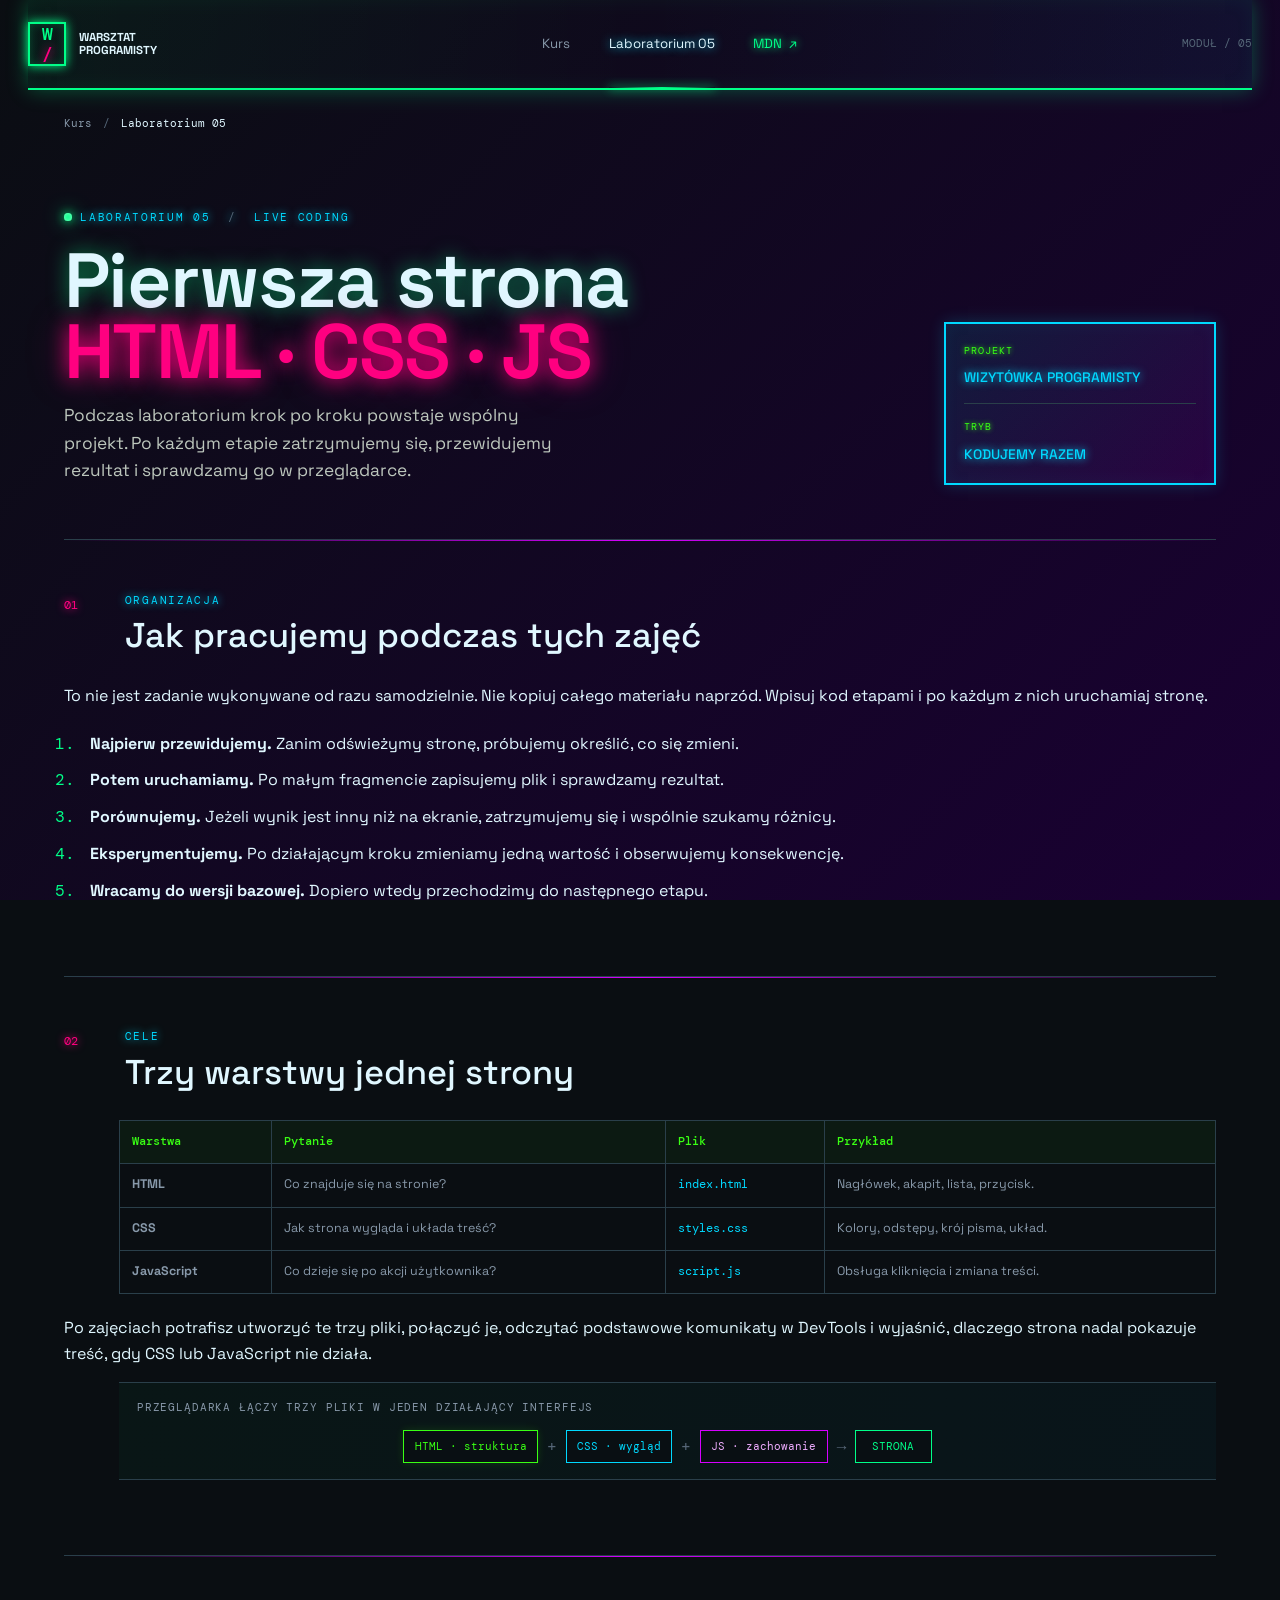
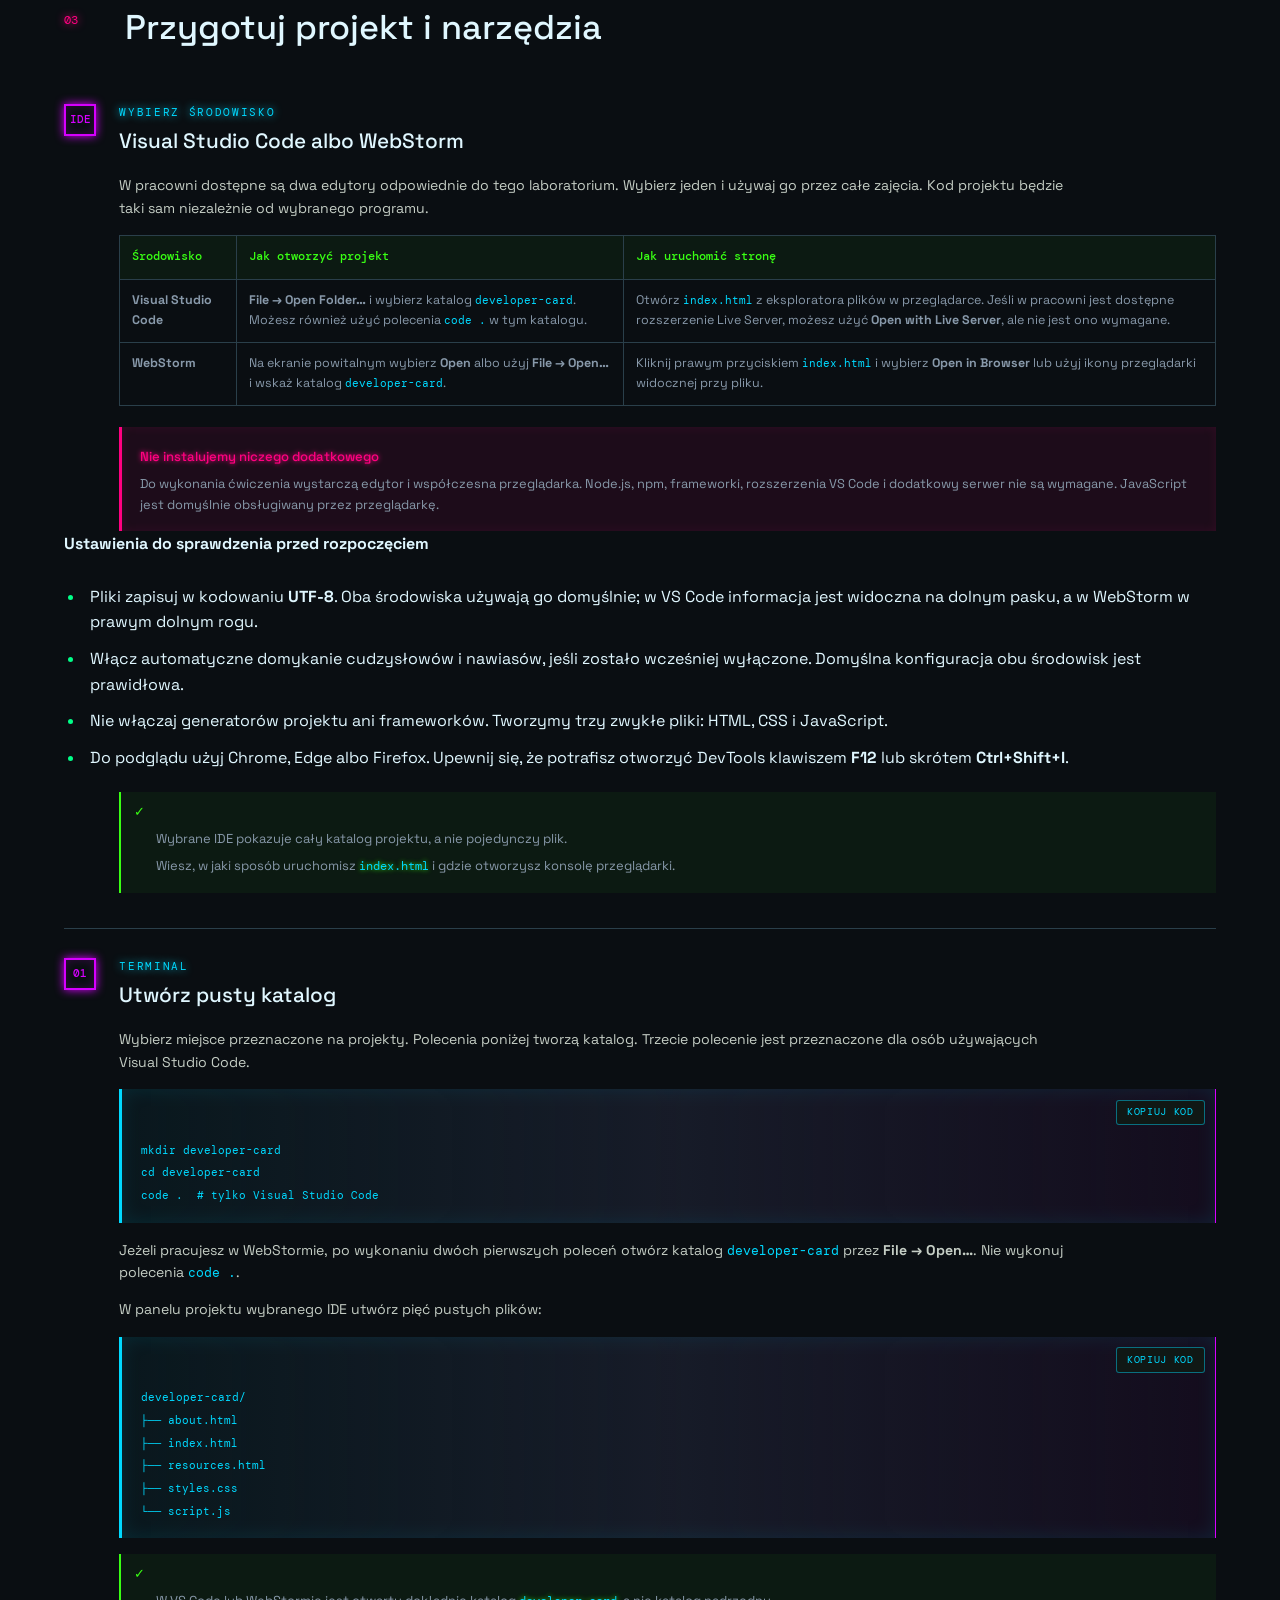
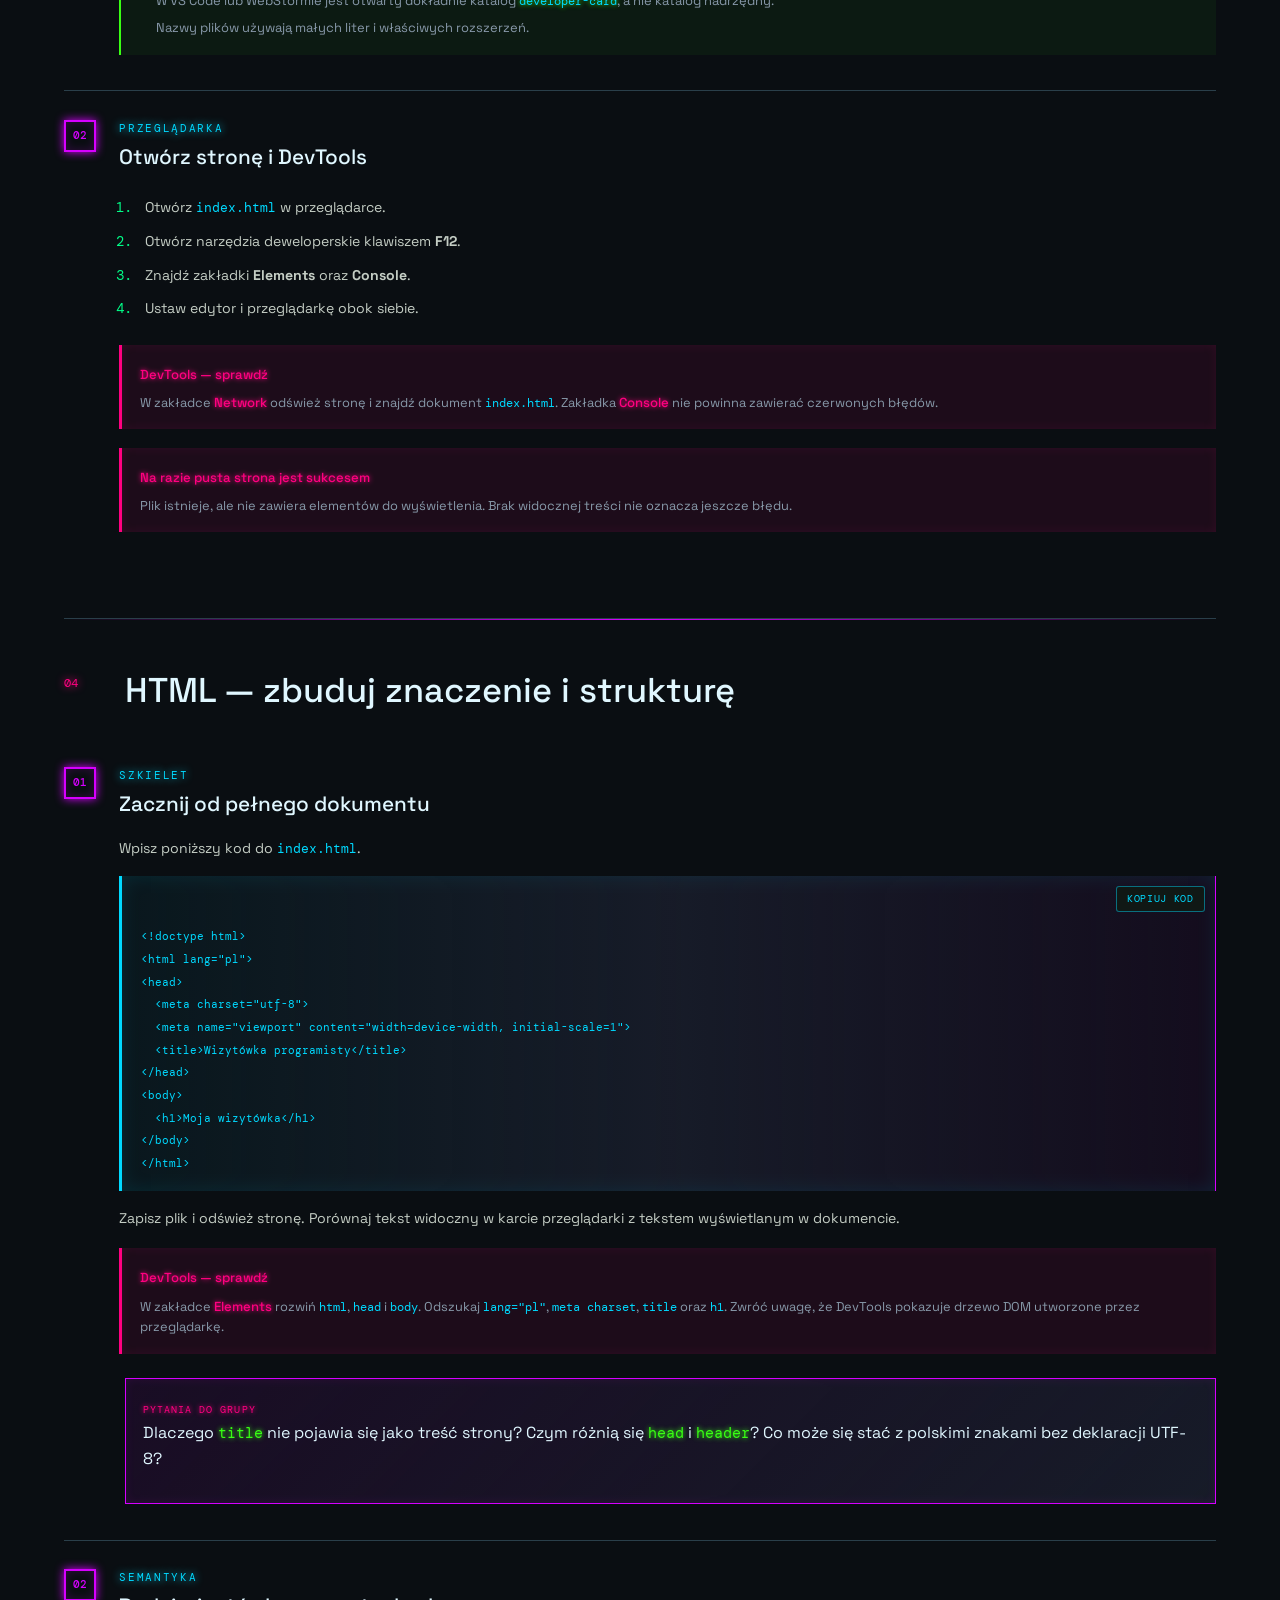
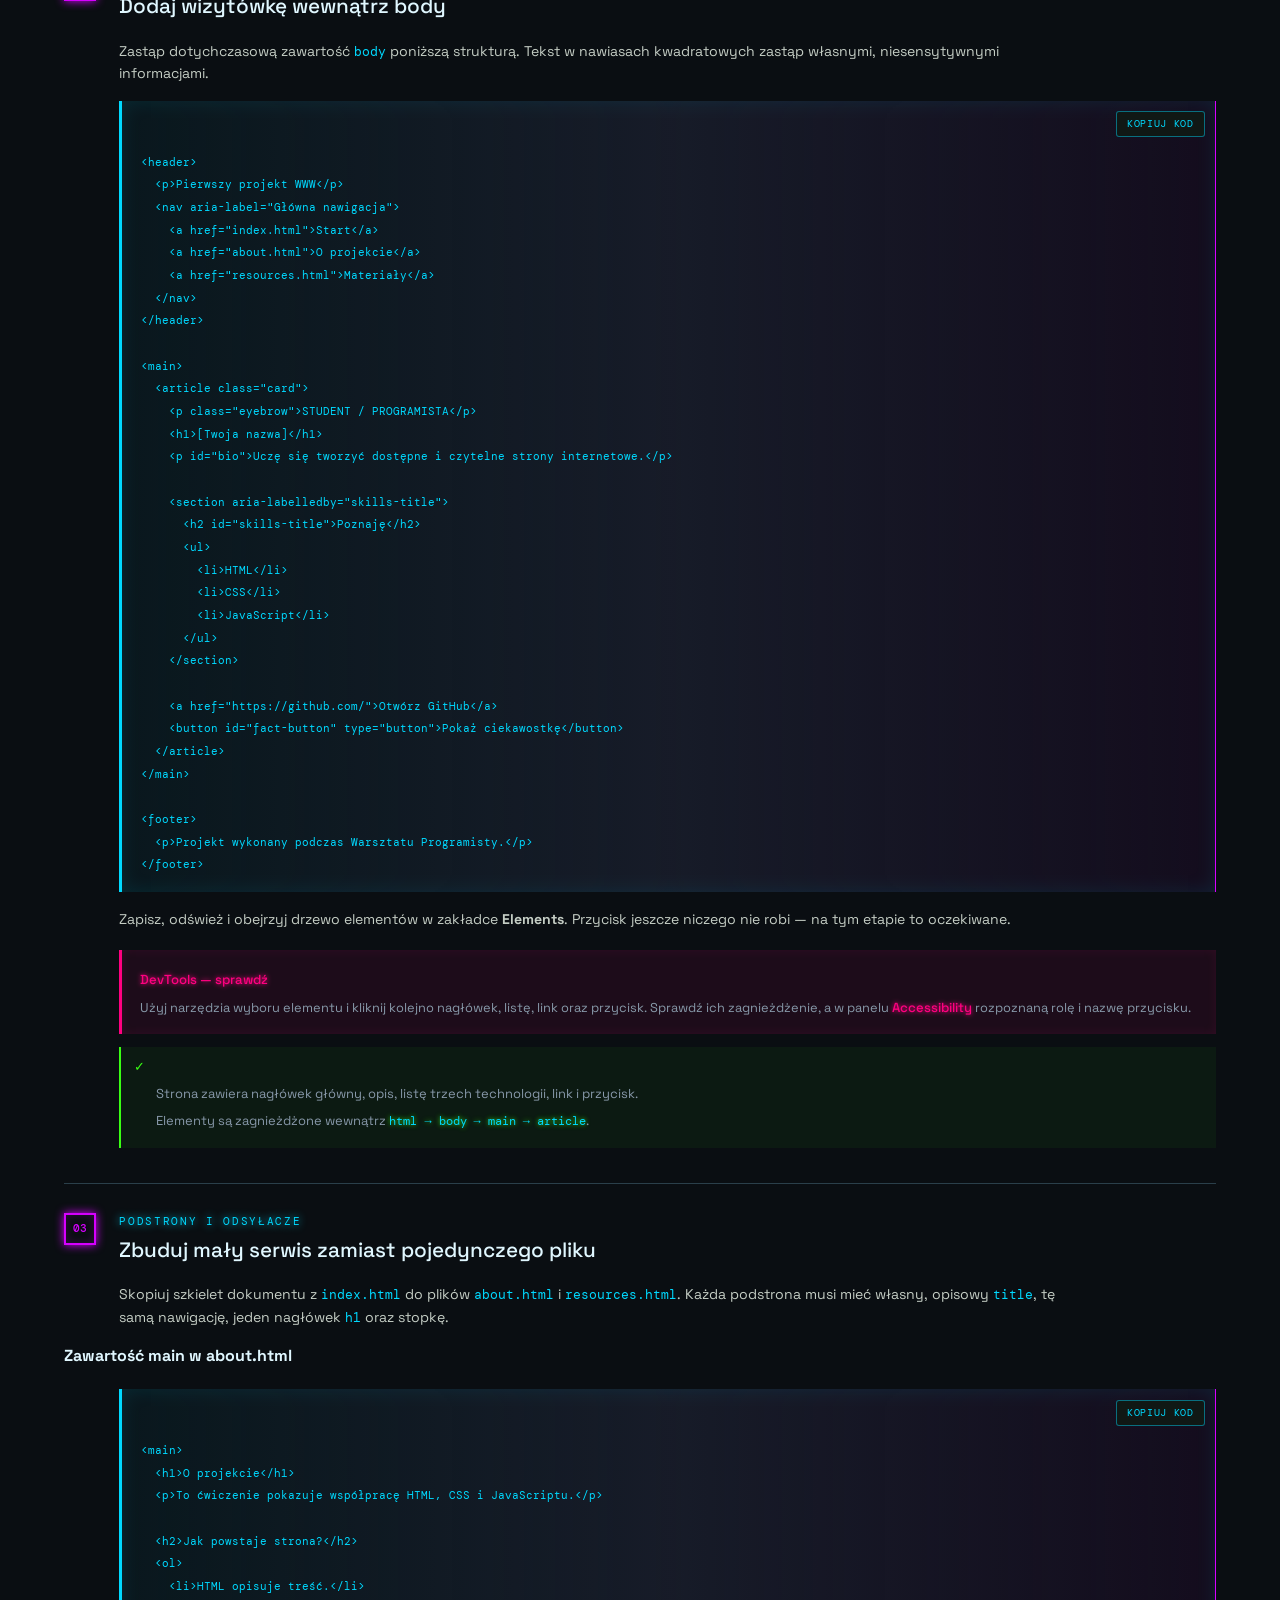
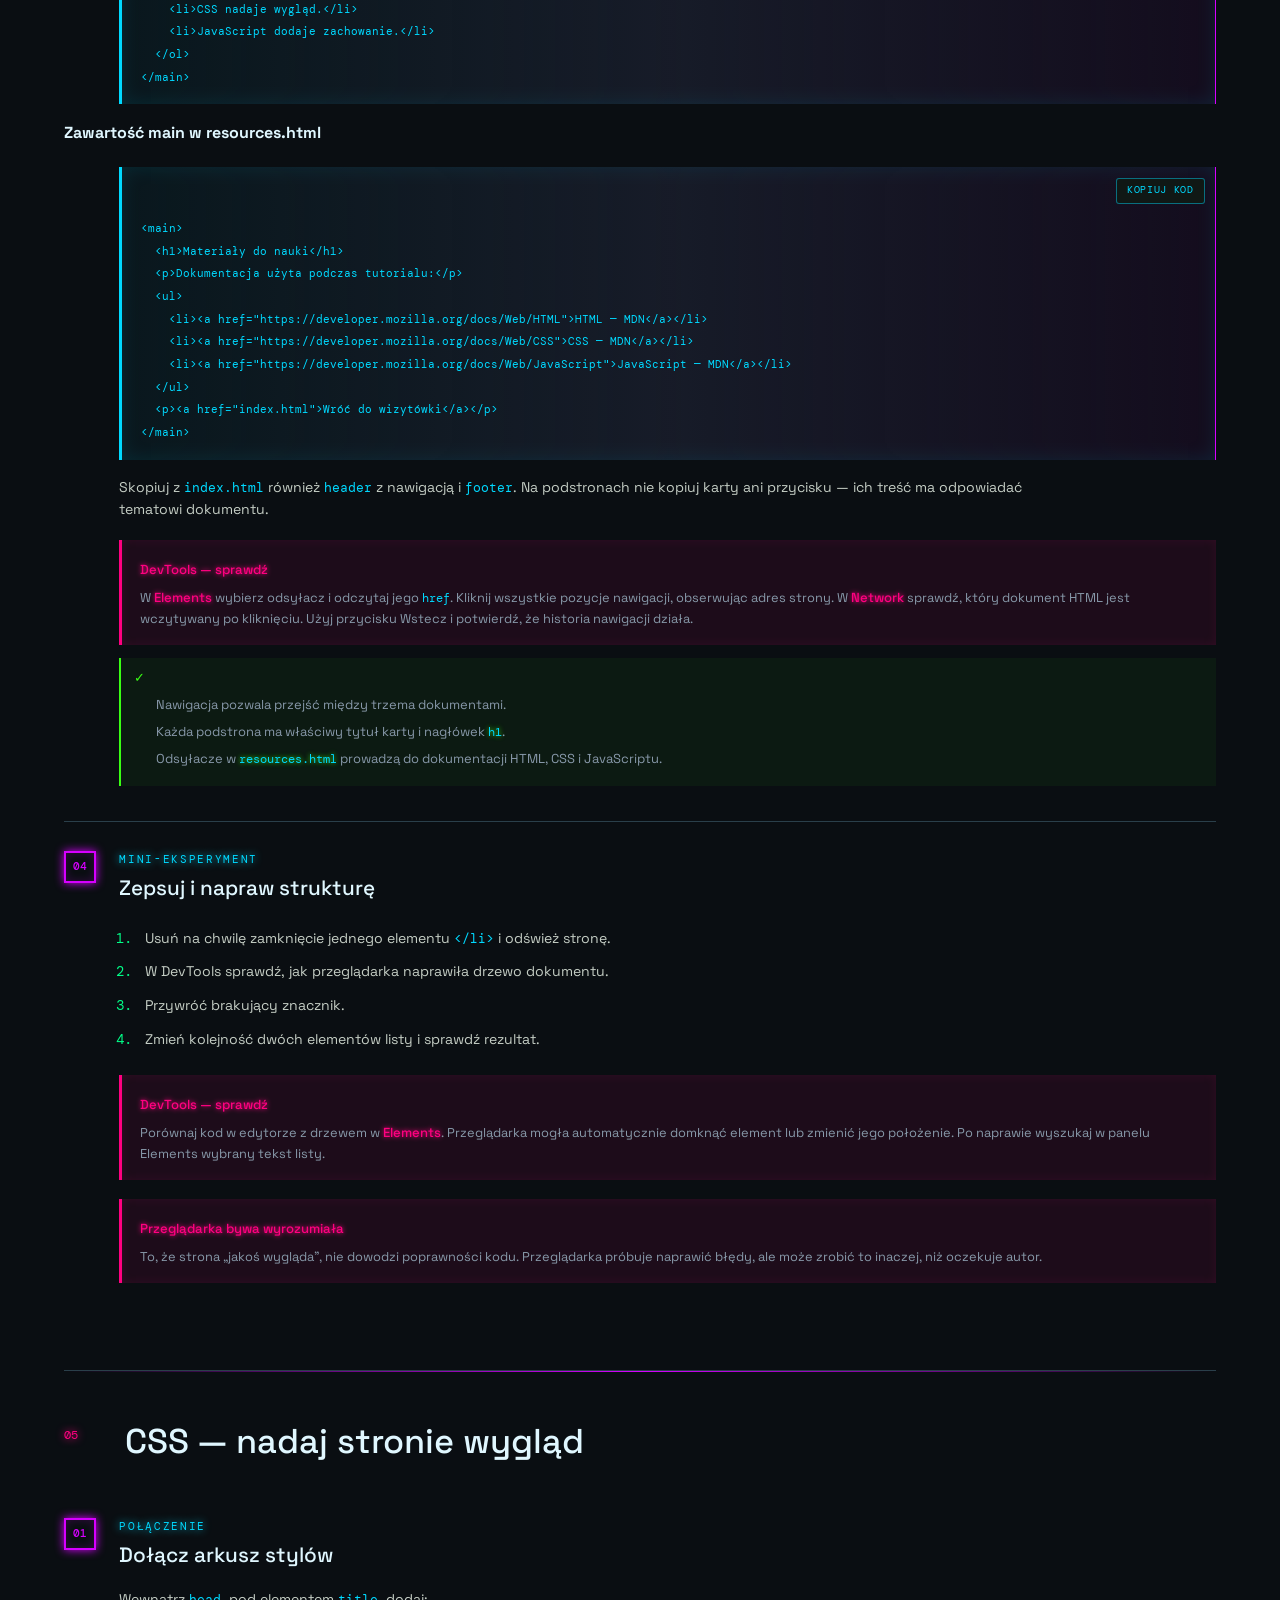
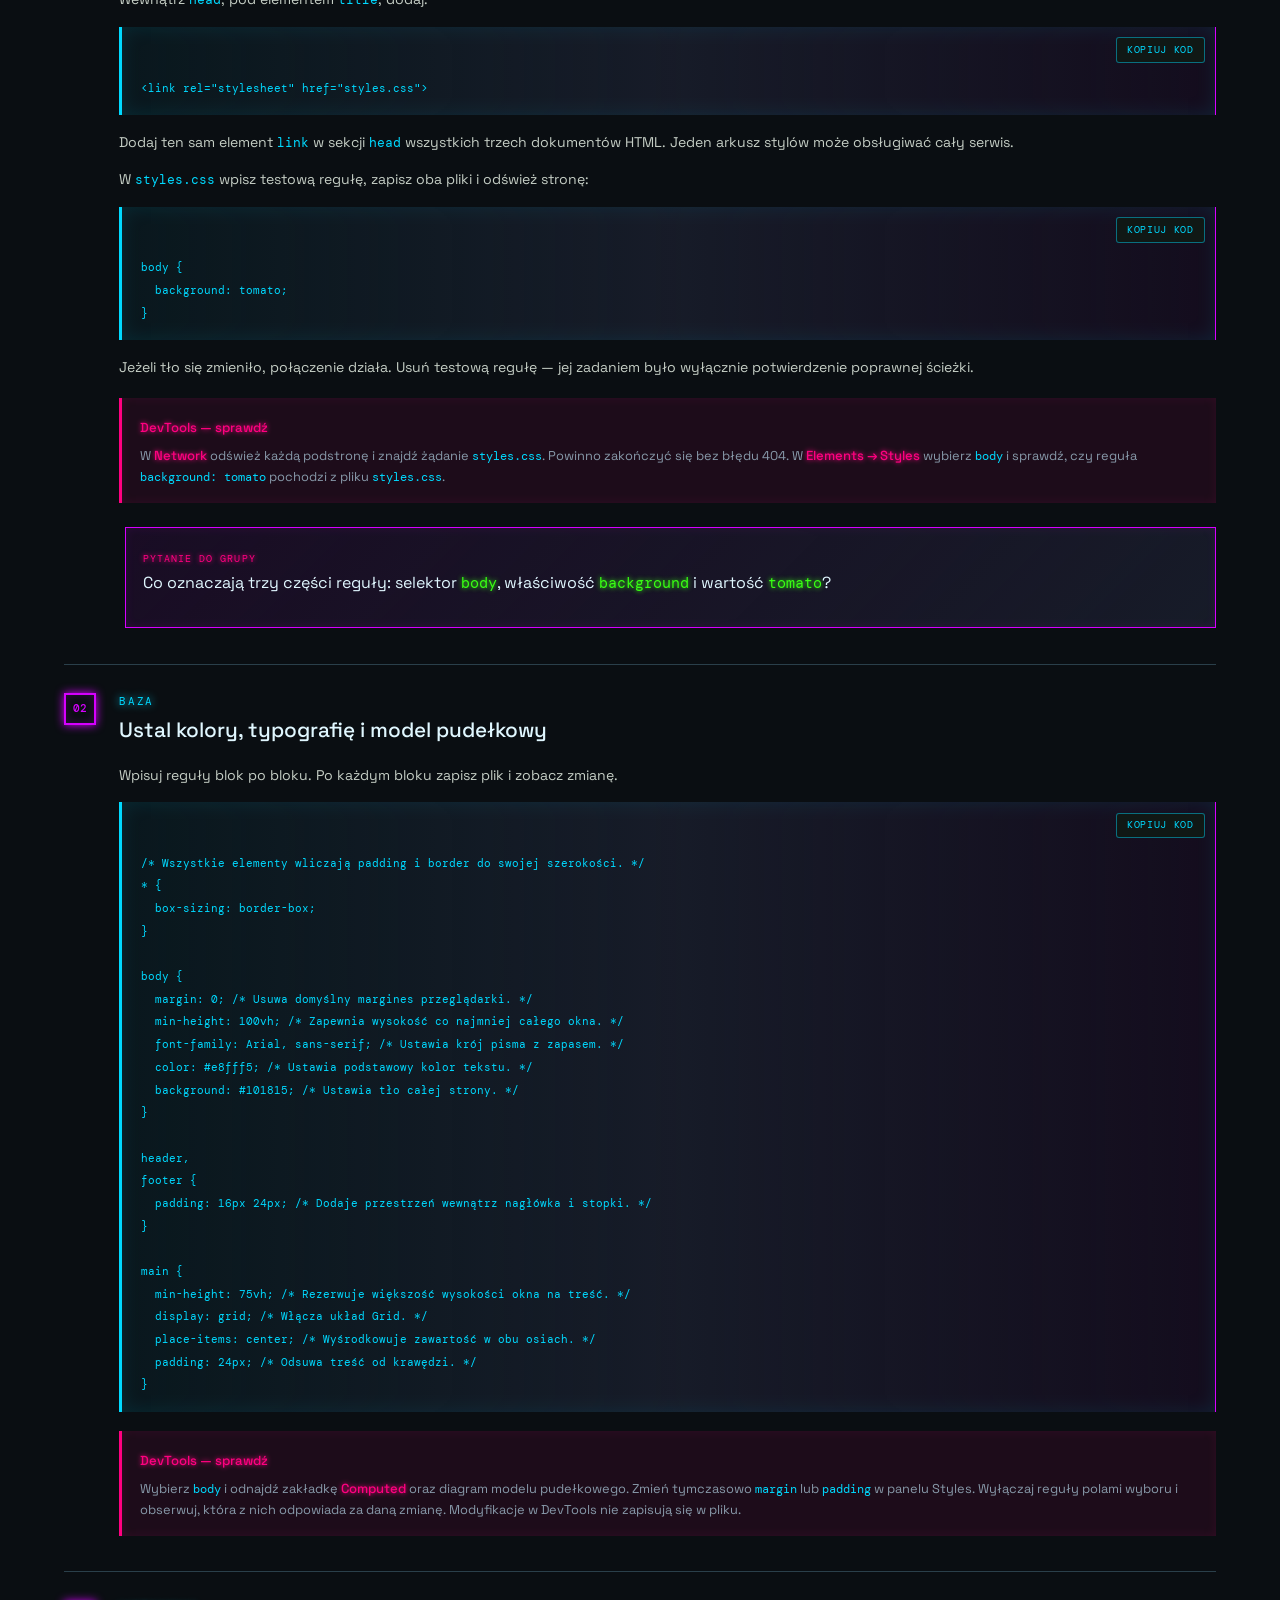
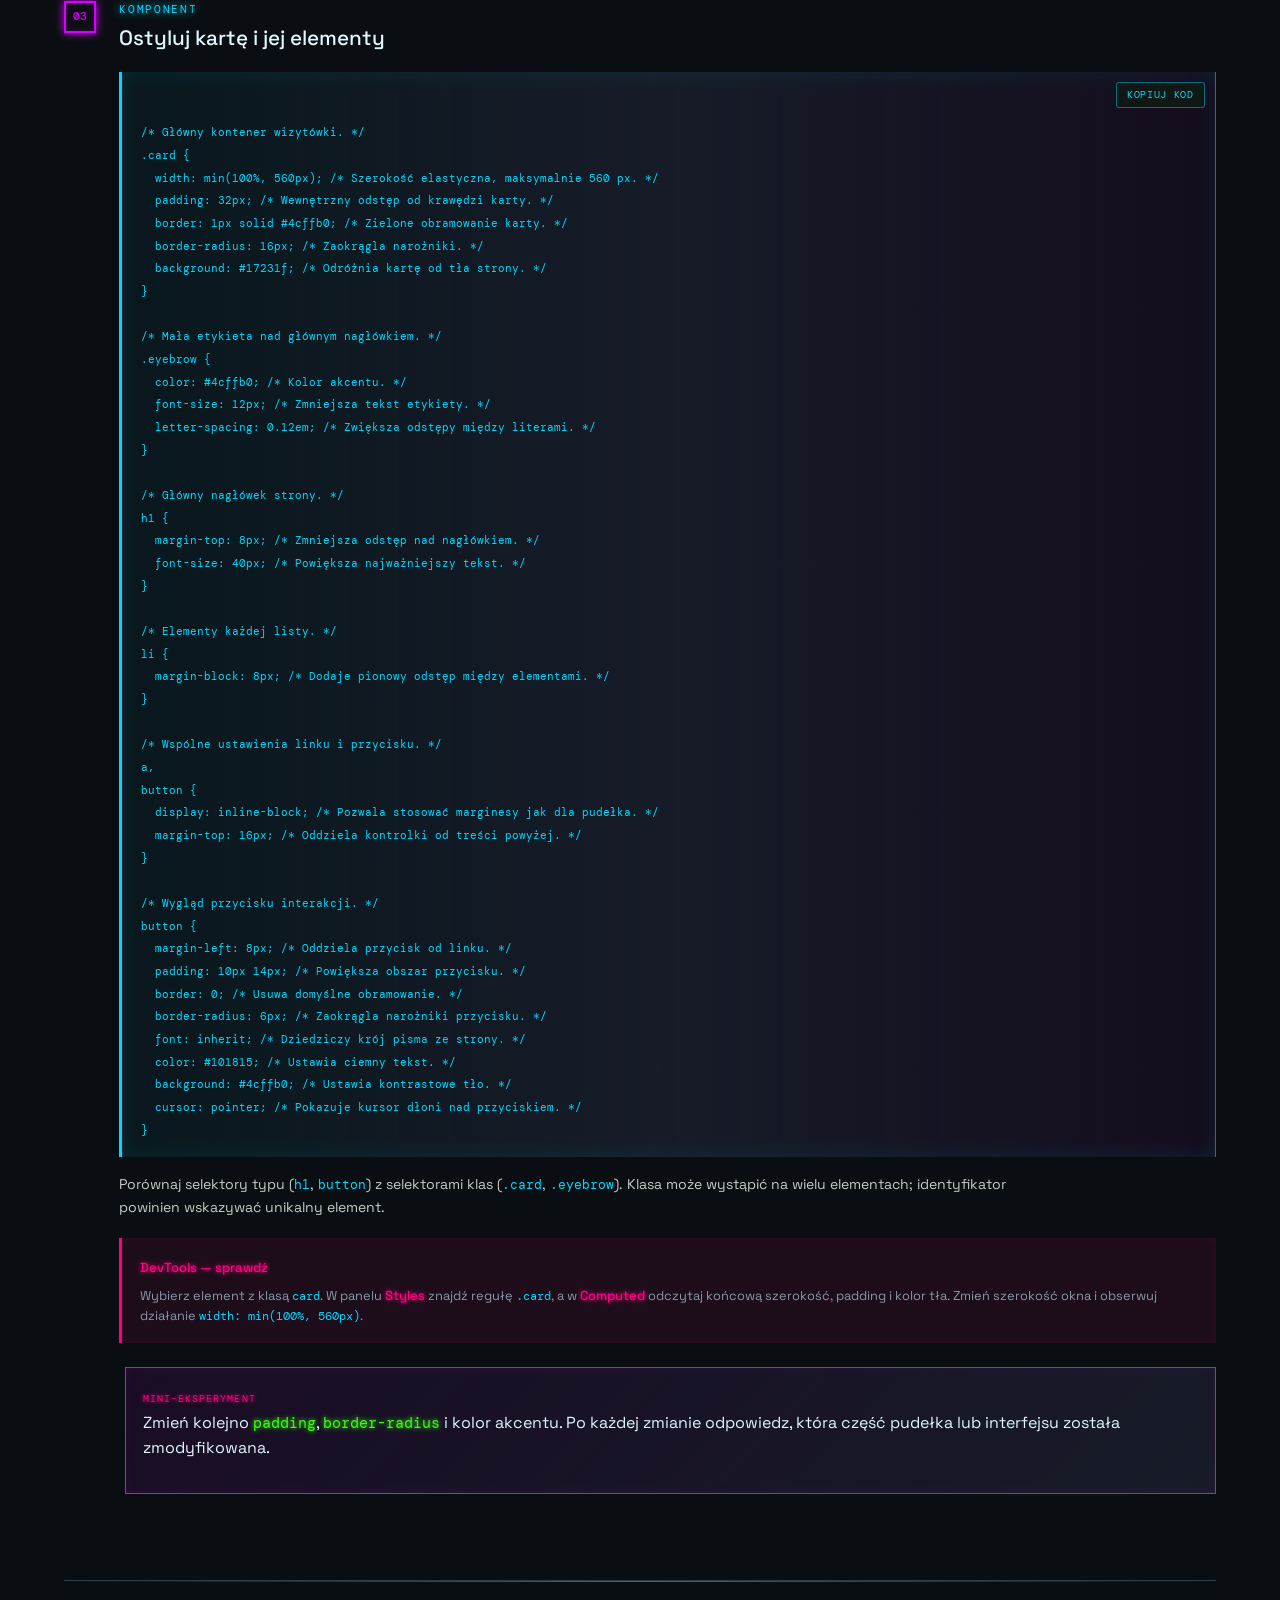
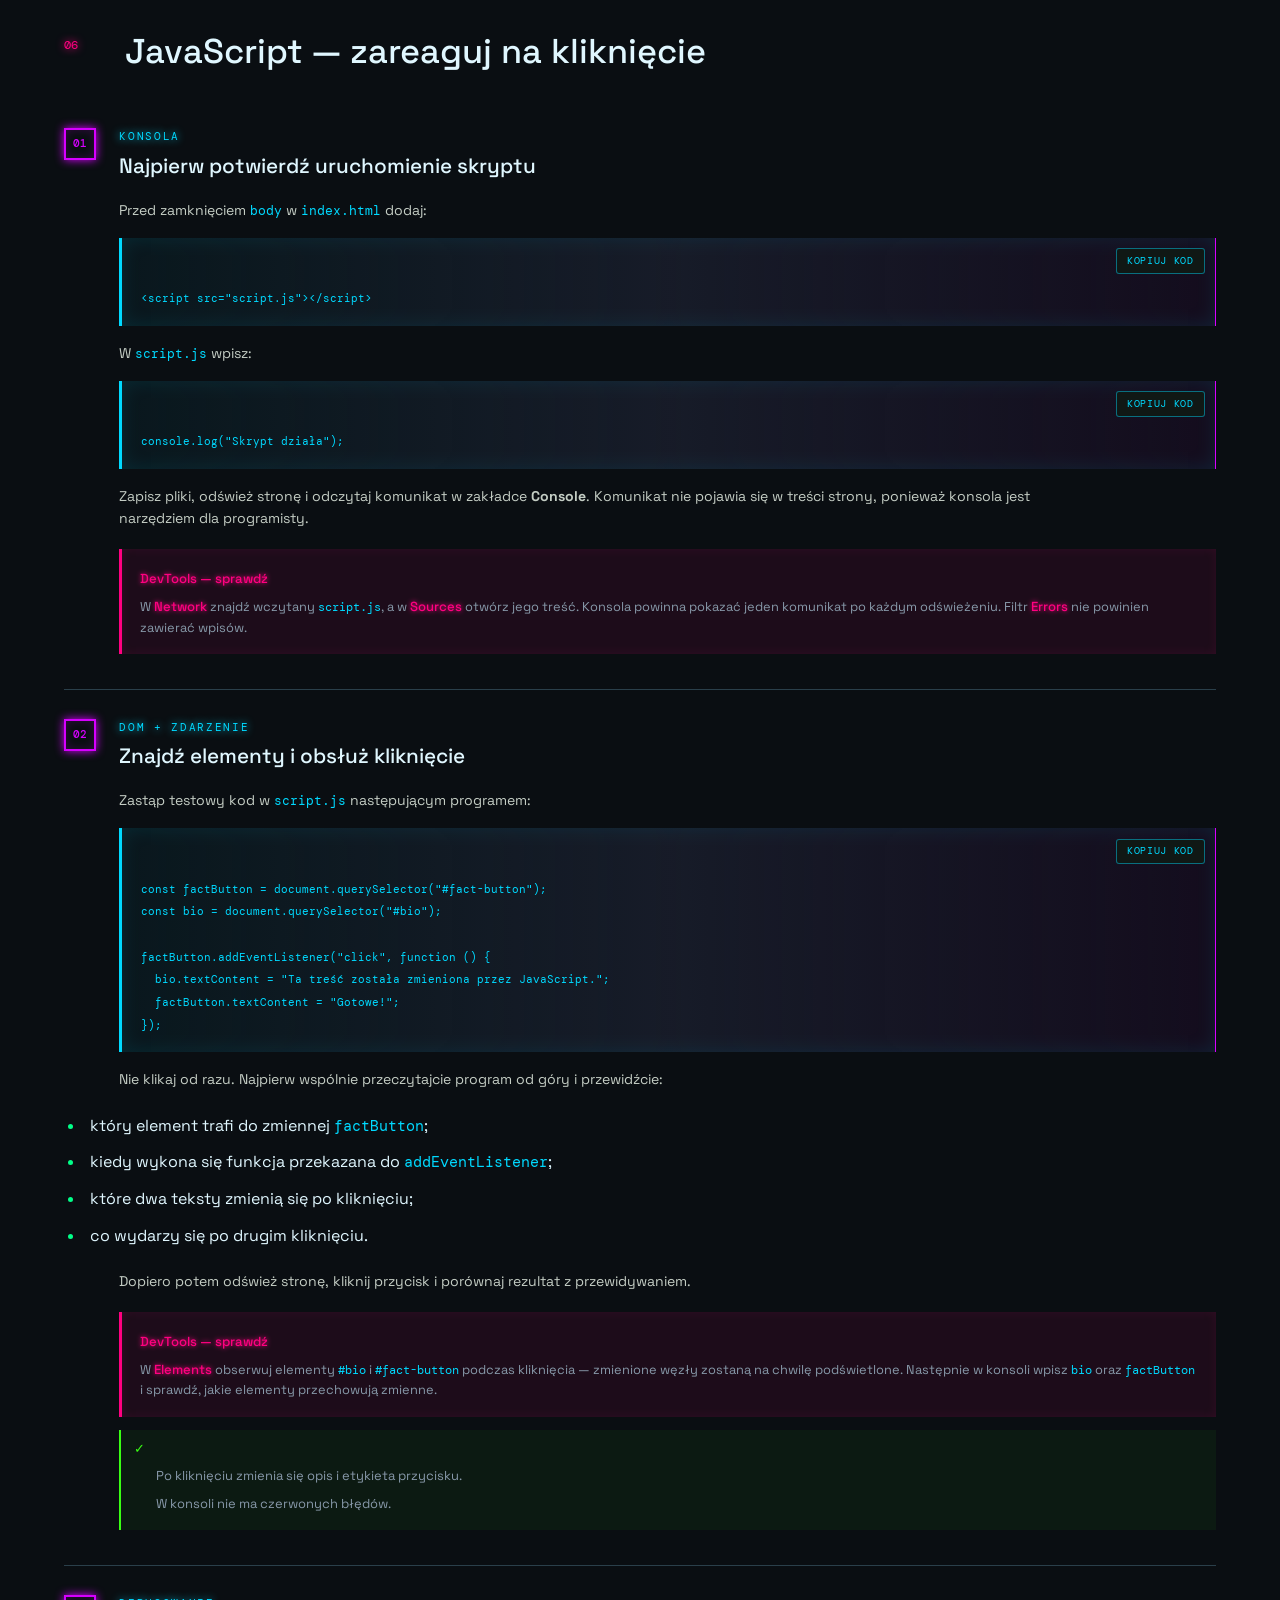
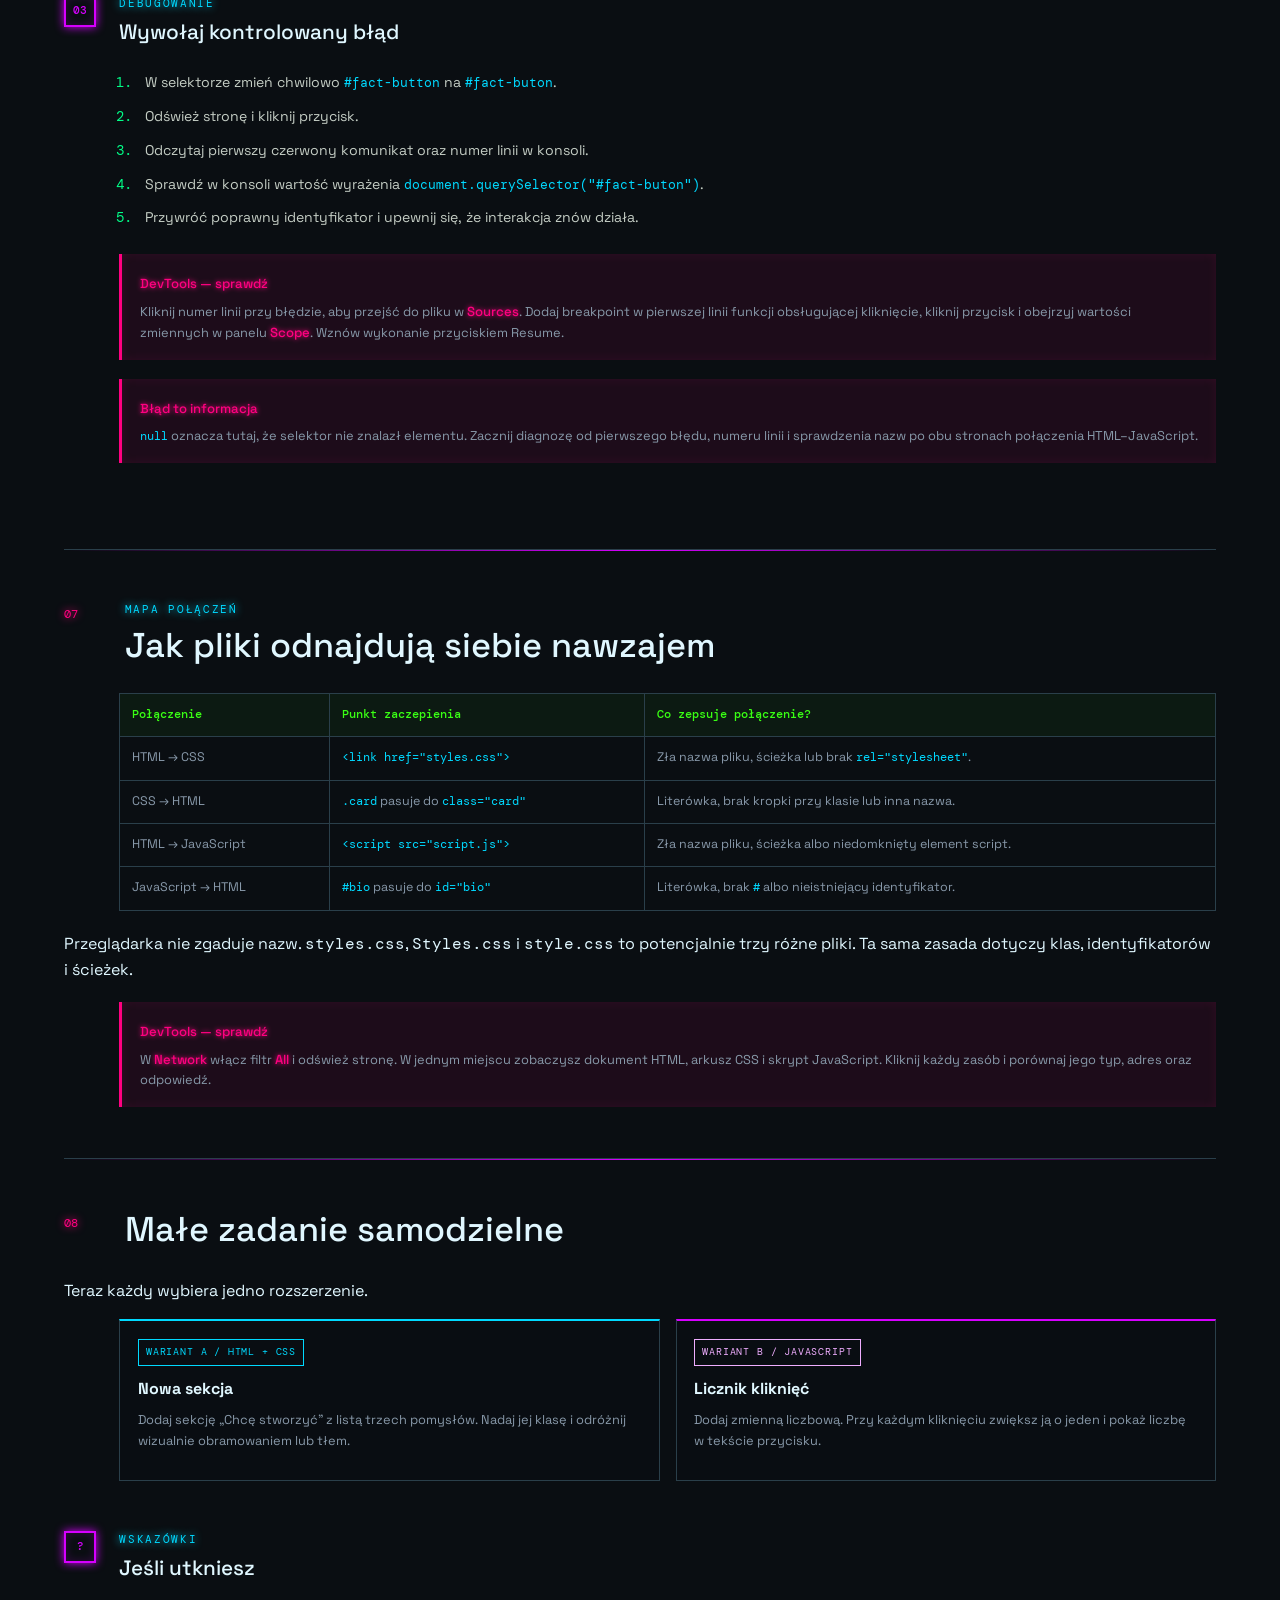
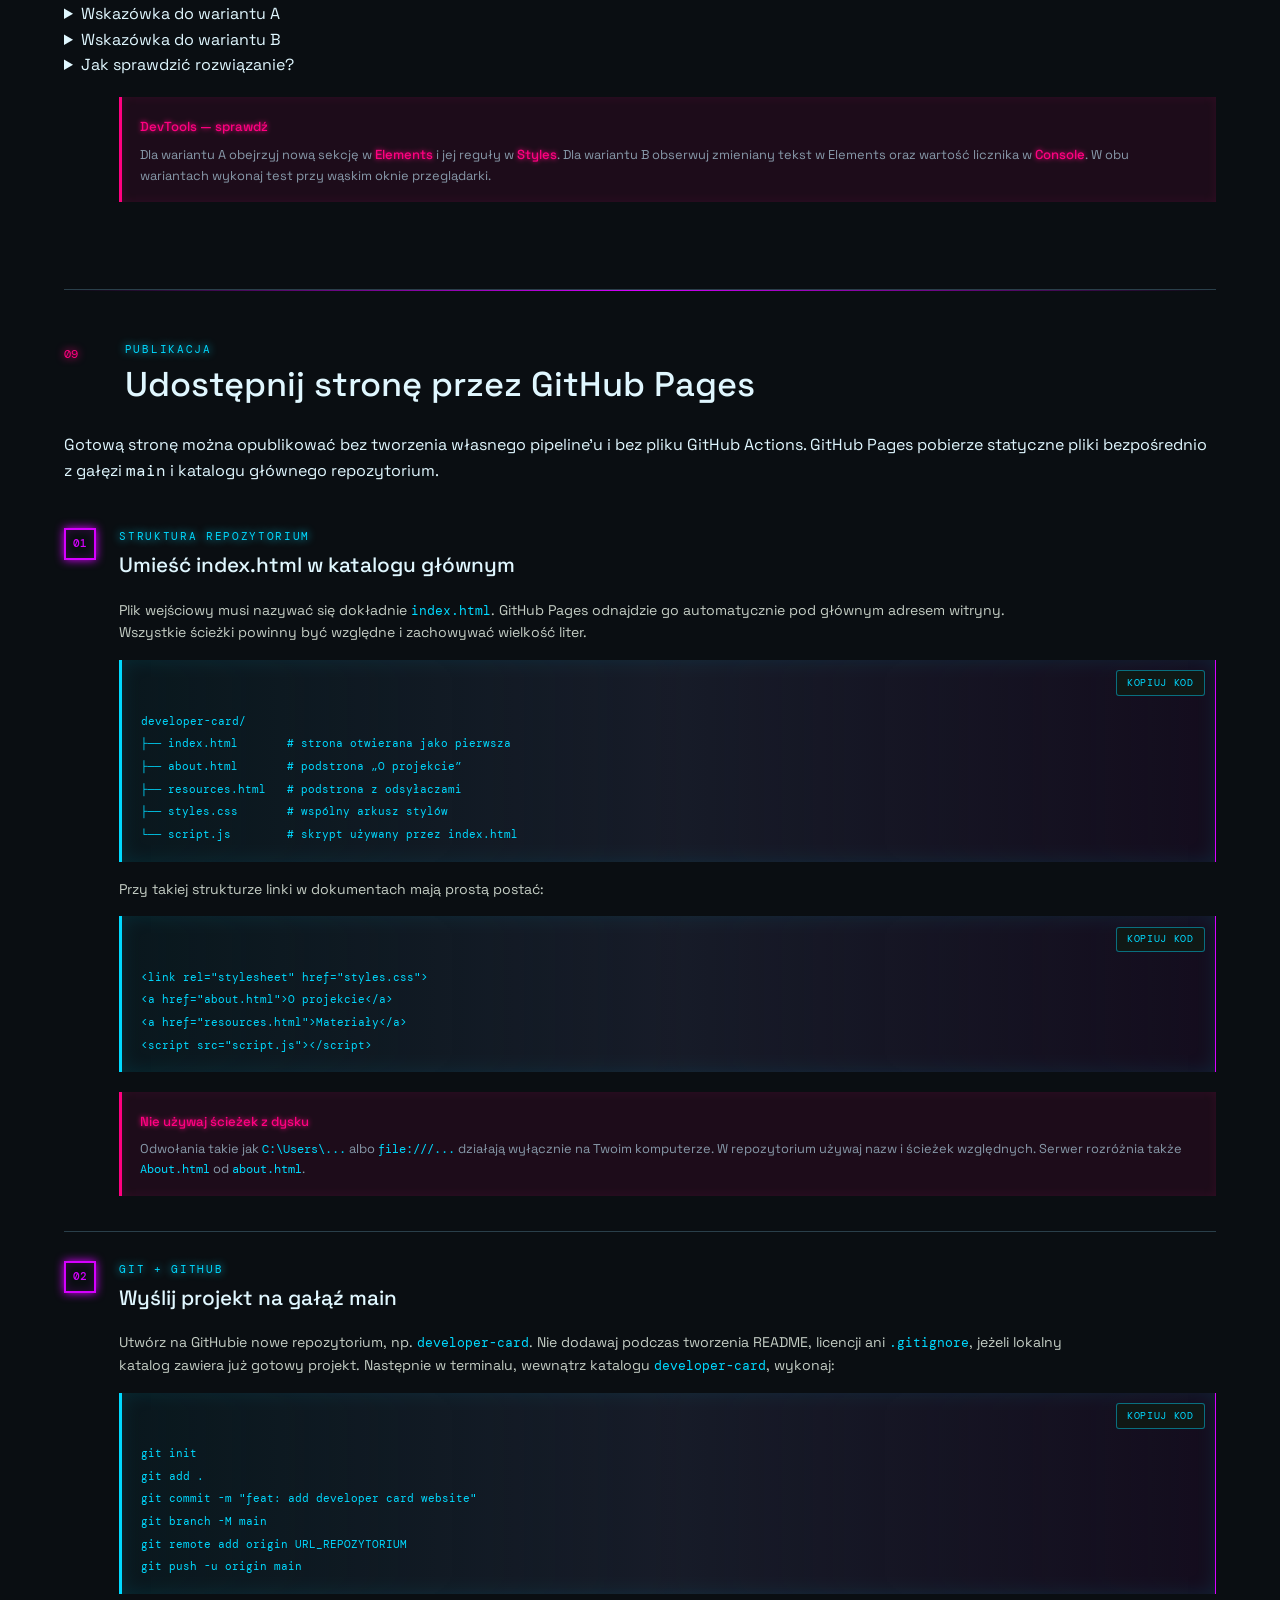
<file: site/laboratoria/lab-05.html>
<!doctype html>
<html lang="pl">
<head>
  <meta charset="utf-8">
  <meta name="viewport" content="width=device-width, initial-scale=1">
  <meta name="theme-color" content="#101815">
  <meta name="description" content="Laboratorium 05: wspólna budowa pierwszej strony internetowej z HTML, CSS i JavaScript podczas live codingu.">
  <title>05. Pierwsza strona HTML, CSS i JavaScript | Warsztat Programisty</title>
  <link rel="preconnect" href="https://fonts.googleapis.com">
  <link rel="preconnect" href="https://fonts.gstatic.com" crossorigin>
  <link href="https://fonts.googleapis.com/css2?family=DM+Mono:wght@400;500&amp;family=Space+Grotesk:wght@400;500;600;700&amp;display=swap" rel="stylesheet">
  <link rel="stylesheet" href="../assets/css/styles.css">
  <script src="../assets/js/code-copy.js" defer></script>
</head>
<body>
  <a class="skip-link" href="#main">Przejdź do treści</a>
  <header class="site-header">
    <a class="wordmark" href="../index.html" aria-label="Warsztat Programisty, strona główna"><span class="wordmark-symbol" aria-hidden="true">W<span>/</span></span><span>WARSZTAT<br>PROGRAMISTY</span></a>
    <nav class="site-nav" aria-label="Nawigacja główna">
      <a class="nav-link" href="../index.html">Kurs</a>
      <a class="nav-link is-current" href="lab-05.html" aria-current="page">Laboratorium 05</a>
      <a class="nav-external" href="https://developer.mozilla.org/" target="_blank" rel="noreferrer">MDN <span aria-hidden="true">↗</span></a>
    </nav>
    <span class="header-code">MODUŁ / 05</span>
  </header>

  <main id="main" class="lab-page">
    <nav class="breadcrumbs" aria-label="Okruszki nawigacyjne"><a href="../index.html">Kurs</a><span aria-hidden="true">/</span><span aria-current="page">Laboratorium 05</span></nav>

    <section class="lab-hero" aria-labelledby="lab-title">
      <div>
        <p class="eyebrow"><span class="live-dot" aria-hidden="true"></span> LABORATORIUM 05 <span class="eyebrow-divider">/</span> LIVE CODING</p>
        <h1 id="lab-title">Pierwsza strona<br><span>HTML · CSS · JS</span></h1>
        <p class="intro-lede">Podczas laboratorium krok po kroku powstaje wspólny projekt. Po każdym etapie zatrzymujemy się, przewidujemy rezultat i sprawdzamy go w przeglądarce.</p>
      </div>
      <aside class="lab-readout" aria-label="Zakres laboratorium"><span class="data-label">PROJEKT</span><strong>WIZYTÓWKA PROGRAMISTY</strong><span class="readout-rule" aria-hidden="true"></span><span class="data-label">TRYB</span><strong>KODUJEMY RAZEM</strong></aside>
    </section>

    <section class="section-block" aria-labelledby="format-title">
      <div class="block-heading"><span class="block-number">01</span><div><p class="eyebrow">ORGANIZACJA</p><h2 id="format-title">Jak pracujemy podczas tych zajęć</h2></div></div>
      <p>To nie jest zadanie wykonywane od razu samodzielnie. Nie kopiuj całego materiału naprzód. Wpisuj kod etapami i po każdym z nich uruchamiaj stronę.</p>
      <ol class="instruction-list">
        <li><strong>Najpierw przewidujemy.</strong> Zanim odświeżymy stronę, próbujemy określić, co się zmieni.</li>
        <li><strong>Potem uruchamiamy.</strong> Po małym fragmencie zapisujemy plik i sprawdzamy rezultat.</li>
        <li><strong>Porównujemy.</strong> Jeżeli wynik jest inny niż na ekranie, zatrzymujemy się i wspólnie szukamy różnicy.</li>
        <li><strong>Eksperymentujemy.</strong> Po działającym kroku zmieniamy jedną wartość i obserwujemy konsekwencję.</li>
        <li><strong>Wracamy do wersji bazowej.</strong> Dopiero wtedy przechodzimy do następnego etapu.</li>
      </ol>
    </section>

    <section class="section-block" aria-labelledby="goals-title">
      <div class="block-heading"><span class="block-number">02</span><div><p class="eyebrow">CELE</p><h2 id="goals-title">Trzy warstwy jednej strony</h2></div></div>
      <div class="info-table-wrap"><table class="info-table"><thead><tr><th>Warstwa</th><th>Pytanie</th><th>Plik</th><th>Przykład</th></tr></thead><tbody>
        <tr><td><strong>HTML</strong></td><td>Co znajduje się na stronie?</td><td><code>index.html</code></td><td>Nagłówek, akapit, lista, przycisk.</td></tr>
        <tr><td><strong>CSS</strong></td><td>Jak strona wygląda i układa treść?</td><td><code>styles.css</code></td><td>Kolory, odstępy, krój pisma, układ.</td></tr>
        <tr><td><strong>JavaScript</strong></td><td>Co dzieje się po akcji użytkownika?</td><td><code>script.js</code></td><td>Obsługa kliknięcia i zmiana treści.</td></tr>
      </tbody></table></div>
      <p>Po zajęciach potrafisz utworzyć te trzy pliki, połączyć je, odczytać podstawowe komunikaty w DevTools i wyjaśnić, dlaczego strona nadal pokazuje treść, gdy CSS lub JavaScript nie działa.</p>
      <figure class="concept-diagram">
        <figcaption>Przeglądarka łączy trzy pliki w jeden działający interfejs</figcaption>
        <div class="diagram-flow"><span class="diagram-node is-branch">HTML · struktura</span><span class="diagram-arrow">+</span><span class="diagram-node is-commit">CSS · wygląd</span><span class="diagram-arrow">+</span><span class="diagram-node is-pr">JS · zachowanie</span><span class="diagram-arrow">→</span><span class="diagram-node is-result">STRONA</span></div>
      </figure>
    </section>

    <section class="section-block" aria-labelledby="setup-title">
      <div class="block-heading"><span class="block-number">03</span><div><h2 id="setup-title">Przygotuj projekt i narzędzia</h2></div></div>
      <article class="lesson-step">
        <div class="step-heading"><span class="step-number">IDE</span><div><p class="eyebrow">WYBIERZ ŚRODOWISKO</p><h3>Visual Studio Code albo WebStorm</h3></div></div>
        <p>W pracowni dostępne są dwa edytory odpowiednie do tego laboratorium. Wybierz jeden i używaj go przez całe zajęcia. Kod projektu będzie taki sam niezależnie od wybranego programu.</p>
        <div class="info-table-wrap"><table class="info-table"><thead><tr><th>Środowisko</th><th>Jak otworzyć projekt</th><th>Jak uruchomić stronę</th></tr></thead><tbody>
          <tr><td><strong>Visual Studio Code</strong></td><td><strong>File → Open Folder…</strong> i wybierz katalog <code>developer-card</code>. Możesz również użyć polecenia <code>code .</code> w tym katalogu.</td><td>Otwórz <code>index.html</code> z eksploratora plików w przeglądarce. Jeśli w pracowni jest dostępne rozszerzenie Live Server, możesz użyć <strong>Open with Live Server</strong>, ale nie jest ono wymagane.</td></tr>
          <tr><td><strong>WebStorm</strong></td><td>Na ekranie powitalnym wybierz <strong>Open</strong> albo użyj <strong>File → Open…</strong> i wskaż katalog <code>developer-card</code>.</td><td>Kliknij prawym przyciskiem <code>index.html</code> i wybierz <strong>Open in Browser</strong> lub użyj ikony przeglądarki widocznej przy pliku.</td></tr>
        </tbody></table></div>
        <aside class="safety-note"><strong>Nie instalujemy niczego dodatkowego</strong><p>Do wykonania ćwiczenia wystarczą edytor i współczesna przeglądarka. Node.js, npm, frameworki, rozszerzenia VS Code i dodatkowy serwer nie są wymagane. JavaScript jest domyślnie obsługiwany przez przeglądarkę.</p></aside>
        <h4>Ustawienia do sprawdzenia przed rozpoczęciem</h4>
        <ul class="instruction-list">
          <li>Pliki zapisuj w kodowaniu <strong>UTF-8</strong>. Oba środowiska używają go domyślnie; w VS Code informacja jest widoczna na dolnym pasku, a w WebStorm w prawym dolnym rogu.</li>
          <li>Włącz automatyczne domykanie cudzysłowów i nawiasów, jeśli zostało wcześniej wyłączone. Domyślna konfiguracja obu środowisk jest prawidłowa.</li>
          <li>Nie włączaj generatorów projektu ani frameworków. Tworzymy trzy zwykłe pliki: HTML, CSS i JavaScript.</li>
          <li>Do podglądu użyj Chrome, Edge albo Firefox. Upewnij się, że potrafisz otworzyć DevTools klawiszem <strong>F12</strong> lub skrótem <strong>Ctrl+Shift+I</strong>.</li>
        </ul>
        <ul class="expected-result"><span class="result-mark" aria-hidden="true">✓</span><li>Wybrane IDE pokazuje cały katalog projektu, a nie pojedynczy plik.</li><li>Wiesz, w jaki sposób uruchomisz <code>index.html</code> i gdzie otworzysz konsolę przeglądarki.</li></ul>
      </article>
      <article class="lesson-step">
        <div class="step-heading"><span class="step-number">01</span><div><p class="eyebrow">TERMINAL</p><h3>Utwórz pusty katalog</h3></div></div>
        <p>Wybierz miejsce przeznaczone na projekty. Polecenia poniżej tworzą katalog. Trzecie polecenie jest przeznaczone dla osób używających Visual Studio Code.</p>
        <pre class="code-block"><code>mkdir developer-card
cd developer-card
code .  # tylko Visual Studio Code</code></pre>
        <p>Jeżeli pracujesz w WebStormie, po wykonaniu dwóch pierwszych poleceń otwórz katalog <code>developer-card</code> przez <strong>File → Open…</strong>. Nie wykonuj polecenia <code>code .</code>.</p>
        <p>W panelu projektu wybranego IDE utwórz pięć pustych plików:</p>
        <pre class="code-block"><code>developer-card/
├── about.html
├── index.html
├── resources.html
├── styles.css
└── script.js</code></pre>
        <ul class="expected-result"><span class="result-mark" aria-hidden="true">✓</span><li>W VS Code lub WebStormie jest otwarty dokładnie katalog <code>developer-card</code>, a nie katalog nadrzędny.</li><li>Nazwy plików używają małych liter i właściwych rozszerzeń.</li></ul>
      </article>
      <article class="lesson-step">
        <div class="step-heading"><span class="step-number">02</span><div><p class="eyebrow">PRZEGLĄDARKA</p><h3>Otwórz stronę i DevTools</h3></div></div>
        <ol class="instruction-list"><li>Otwórz <code>index.html</code> w przeglądarce.</li><li>Otwórz narzędzia deweloperskie klawiszem <strong>F12</strong>.</li><li>Znajdź zakładki <strong>Elements</strong> oraz <strong>Console</strong>.</li><li>Ustaw edytor i przeglądarkę obok siebie.</li></ol>
        <aside class="safety-note"><strong>DevTools — sprawdź</strong><p>W zakładce <strong>Network</strong> odśwież stronę i znajdź dokument <code>index.html</code>. Zakładka <strong>Console</strong> nie powinna zawierać czerwonych błędów.</p></aside>
        <aside class="safety-note"><strong>Na razie pusta strona jest sukcesem</strong><p>Plik istnieje, ale nie zawiera elementów do wyświetlenia. Brak widocznej treści nie oznacza jeszcze błędu.</p></aside>
      </article>
    </section>

    <section class="section-block" aria-labelledby="html-title">
      <div class="block-heading"><span class="block-number">04</span><div><h2 id="html-title">HTML — zbuduj znaczenie i strukturę</h2></div></div>
      <article class="lesson-step">
        <div class="step-heading"><span class="step-number">01</span><div><p class="eyebrow">SZKIELET</p><h3>Zacznij od pełnego dokumentu</h3></div></div>
        <p>Wpisz poniższy kod do <code>index.html</code>.</p>
        <pre class="code-block"><code>&lt;!doctype html&gt;
&lt;html lang="pl"&gt;
&lt;head&gt;
  &lt;meta charset="utf-8"&gt;
  &lt;meta name="viewport" content="width=device-width, initial-scale=1"&gt;
  &lt;title&gt;Wizytówka programisty&lt;/title&gt;
&lt;/head&gt;
&lt;body&gt;
  &lt;h1&gt;Moja wizytówka&lt;/h1&gt;
&lt;/body&gt;
&lt;/html&gt;</code></pre>
        <p>Zapisz plik i odśwież stronę. Porównaj tekst widoczny w karcie przeglądarki z tekstem wyświetlanym w dokumencie.</p>
        <aside class="safety-note"><strong>DevTools — sprawdź</strong><p>W zakładce <strong>Elements</strong> rozwiń <code>html</code>, <code>head</code> i <code>body</code>. Odszukaj <code>lang="pl"</code>, <code>meta charset</code>, <code>title</code> oraz <code>h1</code>. Zwróć uwagę, że DevTools pokazuje drzewo DOM utworzone przez przeglądarkę.</p></aside>
        <div class="extension-task"><span class="data-label">PYTANIA DO GRUPY</span><p>Dlaczego <code>title</code> nie pojawia się jako treść strony? Czym różnią się <code>head</code> i <code>header</code>? Co może się stać z polskimi znakami bez deklaracji UTF-8?</p></div>
      </article>

      <article class="lesson-step">
        <div class="step-heading"><span class="step-number">02</span><div><p class="eyebrow">SEMANTYKA</p><h3>Dodaj wizytówkę wewnątrz body</h3></div></div>
        <p>Zastąp dotychczasową zawartość <code>body</code> poniższą strukturą. Tekst w nawiasach kwadratowych zastąp własnymi, niesensytywnymi informacjami.</p>
        <pre class="code-block"><code>&lt;header&gt;
  &lt;p&gt;Pierwszy projekt WWW&lt;/p&gt;
  &lt;nav aria-label="Główna nawigacja"&gt;
    &lt;a href="index.html"&gt;Start&lt;/a&gt;
    &lt;a href="about.html"&gt;O projekcie&lt;/a&gt;
    &lt;a href="resources.html"&gt;Materiały&lt;/a&gt;
  &lt;/nav&gt;
&lt;/header&gt;

&lt;main&gt;
  &lt;article class="card"&gt;
    &lt;p class="eyebrow"&gt;STUDENT / PROGRAMISTA&lt;/p&gt;
    &lt;h1&gt;[Twoja nazwa]&lt;/h1&gt;
    &lt;p id="bio"&gt;Uczę się tworzyć dostępne i czytelne strony internetowe.&lt;/p&gt;

    &lt;section aria-labelledby="skills-title"&gt;
      &lt;h2 id="skills-title"&gt;Poznaję&lt;/h2&gt;
      &lt;ul&gt;
        &lt;li&gt;HTML&lt;/li&gt;
        &lt;li&gt;CSS&lt;/li&gt;
        &lt;li&gt;JavaScript&lt;/li&gt;
      &lt;/ul&gt;
    &lt;/section&gt;

    &lt;a href="https://github.com/"&gt;Otwórz GitHub&lt;/a&gt;
    &lt;button id="fact-button" type="button"&gt;Pokaż ciekawostkę&lt;/button&gt;
  &lt;/article&gt;
&lt;/main&gt;

&lt;footer&gt;
  &lt;p&gt;Projekt wykonany podczas Warsztatu Programisty.&lt;/p&gt;
&lt;/footer&gt;</code></pre>
        <p>Zapisz, odśwież i obejrzyj drzewo elementów w zakładce <strong>Elements</strong>. Przycisk jeszcze niczego nie robi — na tym etapie to oczekiwane.</p>
        <aside class="safety-note"><strong>DevTools — sprawdź</strong><p>Użyj narzędzia wyboru elementu i kliknij kolejno nagłówek, listę, link oraz przycisk. Sprawdź ich zagnieżdżenie, a w panelu <strong>Accessibility</strong> rozpoznaną rolę i nazwę przycisku.</p></aside>
        <ul class="expected-result"><span class="result-mark" aria-hidden="true">✓</span><li>Strona zawiera nagłówek główny, opis, listę trzech technologii, link i przycisk.</li><li>Elementy są zagnieżdżone wewnątrz <code>html → body → main → article</code>.</li></ul>
      </article>

      <article class="lesson-step">
        <div class="step-heading"><span class="step-number">03</span><div><p class="eyebrow">PODSTRONY I ODSYŁACZE</p><h3>Zbuduj mały serwis zamiast pojedynczego pliku</h3></div></div>
        <p>Skopiuj szkielet dokumentu z <code>index.html</code> do plików <code>about.html</code> i <code>resources.html</code>. Każda podstrona musi mieć własny, opisowy <code>title</code>, tę samą nawigację, jeden nagłówek <code>h1</code> oraz stopkę.</p>
        <h4>Zawartość main w about.html</h4>
        <pre class="code-block"><code>&lt;main&gt;
  &lt;h1&gt;O projekcie&lt;/h1&gt;
  &lt;p&gt;To ćwiczenie pokazuje współpracę HTML, CSS i JavaScriptu.&lt;/p&gt;

  &lt;h2&gt;Jak powstaje strona?&lt;/h2&gt;
  &lt;ol&gt;
    &lt;li&gt;HTML opisuje treść.&lt;/li&gt;
    &lt;li&gt;CSS nadaje wygląd.&lt;/li&gt;
    &lt;li&gt;JavaScript dodaje zachowanie.&lt;/li&gt;
  &lt;/ol&gt;
&lt;/main&gt;</code></pre>
        <h4>Zawartość main w resources.html</h4>
        <pre class="code-block"><code>&lt;main&gt;
  &lt;h1&gt;Materiały do nauki&lt;/h1&gt;
  &lt;p&gt;Dokumentacja użyta podczas tutorialu:&lt;/p&gt;
  &lt;ul&gt;
    &lt;li&gt;&lt;a href="https://developer.mozilla.org/docs/Web/HTML"&gt;HTML — MDN&lt;/a&gt;&lt;/li&gt;
    &lt;li&gt;&lt;a href="https://developer.mozilla.org/docs/Web/CSS"&gt;CSS — MDN&lt;/a&gt;&lt;/li&gt;
    &lt;li&gt;&lt;a href="https://developer.mozilla.org/docs/Web/JavaScript"&gt;JavaScript — MDN&lt;/a&gt;&lt;/li&gt;
  &lt;/ul&gt;
  &lt;p&gt;&lt;a href="index.html"&gt;Wróć do wizytówki&lt;/a&gt;&lt;/p&gt;
&lt;/main&gt;</code></pre>
        <p>Skopiuj z <code>index.html</code> również <code>header</code> z nawigacją i <code>footer</code>. Na podstronach nie kopiuj karty ani przycisku — ich treść ma odpowiadać tematowi dokumentu.</p>
        <aside class="safety-note"><strong>DevTools — sprawdź</strong><p>W <strong>Elements</strong> wybierz odsyłacz i odczytaj jego <code>href</code>. Kliknij wszystkie pozycje nawigacji, obserwując adres strony. W <strong>Network</strong> sprawdź, który dokument HTML jest wczytywany po kliknięciu. Użyj przycisku Wstecz i potwierdź, że historia nawigacji działa.</p></aside>
        <ul class="expected-result"><span class="result-mark" aria-hidden="true">✓</span><li>Nawigacja pozwala przejść między trzema dokumentami.</li><li>Każda podstrona ma właściwy tytuł karty i nagłówek <code>h1</code>.</li><li>Odsyłacze w <code>resources.html</code> prowadzą do dokumentacji HTML, CSS i JavaScriptu.</li></ul>
      </article>

      <article class="lesson-step">
        <div class="step-heading"><span class="step-number">04</span><div><p class="eyebrow">MINI-EKSPERYMENT</p><h3>Zepsuj i napraw strukturę</h3></div></div>
        <ol class="instruction-list"><li>Usuń na chwilę zamknięcie jednego elementu <code>&lt;/li&gt;</code> i odśwież stronę.</li><li>W DevTools sprawdź, jak przeglądarka naprawiła drzewo dokumentu.</li><li>Przywróć brakujący znacznik.</li><li>Zmień kolejność dwóch elementów listy i sprawdź rezultat.</li></ol>
        <aside class="safety-note"><strong>DevTools — sprawdź</strong><p>Porównaj kod w edytorze z drzewem w <strong>Elements</strong>. Przeglądarka mogła automatycznie domknąć element lub zmienić jego położenie. Po naprawie wyszukaj w panelu Elements wybrany tekst listy.</p></aside>
        <aside class="safety-note"><strong>Przeglądarka bywa wyrozumiała</strong><p>To, że strona „jakoś wygląda”, nie dowodzi poprawności kodu. Przeglądarka próbuje naprawić błędy, ale może zrobić to inaczej, niż oczekuje autor.</p></aside>
      </article>
    </section>

    <section class="section-block" aria-labelledby="css-title">
      <div class="block-heading"><span class="block-number">05</span><div><h2 id="css-title">CSS — nadaj stronie wygląd</h2></div></div>
      <article class="lesson-step">
        <div class="step-heading"><span class="step-number">01</span><div><p class="eyebrow">POŁĄCZENIE</p><h3>Dołącz arkusz stylów</h3></div></div>
        <p>Wewnątrz <code>head</code>, pod elementem <code>title</code>, dodaj:</p>
        <pre class="code-block"><code>&lt;link rel="stylesheet" href="styles.css"&gt;</code></pre>
        <p>Dodaj ten sam element <code>link</code> w sekcji <code>head</code> wszystkich trzech dokumentów HTML. Jeden arkusz stylów może obsługiwać cały serwis.</p>
        <p>W <code>styles.css</code> wpisz testową regułę, zapisz oba pliki i odśwież stronę:</p>
        <pre class="code-block"><code>body {
  background: tomato;
}</code></pre>
        <p>Jeżeli tło się zmieniło, połączenie działa. Usuń testową regułę — jej zadaniem było wyłącznie potwierdzenie poprawnej ścieżki.</p>
        <aside class="safety-note"><strong>DevTools — sprawdź</strong><p>W <strong>Network</strong> odśwież każdą podstronę i znajdź żądanie <code>styles.css</code>. Powinno zakończyć się bez błędu 404. W <strong>Elements → Styles</strong> wybierz <code>body</code> i sprawdź, czy reguła <code>background: tomato</code> pochodzi z pliku <code>styles.css</code>.</p></aside>
        <div class="extension-task"><span class="data-label">PYTANIE DO GRUPY</span><p>Co oznaczają trzy części reguły: selektor <code>body</code>, właściwość <code>background</code> i wartość <code>tomato</code>?</p></div>
      </article>

      <article class="lesson-step">
        <div class="step-heading"><span class="step-number">02</span><div><p class="eyebrow">BAZA</p><h3>Ustal kolory, typografię i model pudełkowy</h3></div></div>
        <p>Wpisuj reguły blok po bloku. Po każdym bloku zapisz plik i zobacz zmianę.</p>
        <pre class="code-block"><code>/* Wszystkie elementy wliczają padding i border do swojej szerokości. */
* {
  box-sizing: border-box;
}

body {
  margin: 0; /* Usuwa domyślny margines przeglądarki. */
  min-height: 100vh; /* Zapewnia wysokość co najmniej całego okna. */
  font-family: Arial, sans-serif; /* Ustawia krój pisma z zapasem. */
  color: #e8fff5; /* Ustawia podstawowy kolor tekstu. */
  background: #101815; /* Ustawia tło całej strony. */
}

header,
footer {
  padding: 16px 24px; /* Dodaje przestrzeń wewnątrz nagłówka i stopki. */
}

main {
  min-height: 75vh; /* Rezerwuje większość wysokości okna na treść. */
  display: grid; /* Włącza układ Grid. */
  place-items: center; /* Wyśrodkowuje zawartość w obu osiach. */
  padding: 24px; /* Odsuwa treść od krawędzi. */
}</code></pre>
        <aside class="safety-note"><strong>DevTools — sprawdź</strong><p>Wybierz <code>body</code> i odnajdź zakładkę <strong>Computed</strong> oraz diagram modelu pudełkowego. Zmień tymczasowo <code>margin</code> lub <code>padding</code> w panelu Styles. Wyłączaj reguły polami wyboru i obserwuj, która z nich odpowiada za daną zmianę. Modyfikacje w DevTools nie zapisują się w pliku.</p></aside>
      </article>

      <article class="lesson-step">
        <div class="step-heading"><span class="step-number">03</span><div><p class="eyebrow">KOMPONENT</p><h3>Ostyluj kartę i jej elementy</h3></div></div>
        <pre class="code-block"><code>/* Główny kontener wizytówki. */
.card {
  width: min(100%, 560px); /* Szerokość elastyczna, maksymalnie 560 px. */
  padding: 32px; /* Wewnętrzny odstęp od krawędzi karty. */
  border: 1px solid #4cffb0; /* Zielone obramowanie karty. */
  border-radius: 16px; /* Zaokrągla narożniki. */
  background: #17231f; /* Odróżnia kartę od tła strony. */
}

/* Mała etykieta nad głównym nagłówkiem. */
.eyebrow {
  color: #4cffb0; /* Kolor akcentu. */
  font-size: 12px; /* Zmniejsza tekst etykiety. */
  letter-spacing: 0.12em; /* Zwiększa odstępy między literami. */
}

/* Główny nagłówek strony. */
h1 {
  margin-top: 8px; /* Zmniejsza odstęp nad nagłówkiem. */
  font-size: 40px; /* Powiększa najważniejszy tekst. */
}

/* Elementy każdej listy. */
li {
  margin-block: 8px; /* Dodaje pionowy odstęp między elementami. */
}

/* Wspólne ustawienia linku i przycisku. */
a,
button {
  display: inline-block; /* Pozwala stosować marginesy jak dla pudełka. */
  margin-top: 16px; /* Oddziela kontrolki od treści powyżej. */
}

/* Wygląd przycisku interakcji. */
button {
  margin-left: 8px; /* Oddziela przycisk od linku. */
  padding: 10px 14px; /* Powiększa obszar przycisku. */
  border: 0; /* Usuwa domyślne obramowanie. */
  border-radius: 6px; /* Zaokrągla narożniki przycisku. */
  font: inherit; /* Dziedziczy krój pisma ze strony. */
  color: #101815; /* Ustawia ciemny tekst. */
  background: #4cffb0; /* Ustawia kontrastowe tło. */
  cursor: pointer; /* Pokazuje kursor dłoni nad przyciskiem. */
}</code></pre>
        <p>Porównaj selektory typu (<code>h1</code>, <code>button</code>) z selektorami klas (<code>.card</code>, <code>.eyebrow</code>). Klasa może wystąpić na wielu elementach; identyfikator powinien wskazywać unikalny element.</p>
        <aside class="safety-note"><strong>DevTools — sprawdź</strong><p>Wybierz element z klasą <code>card</code>. W panelu <strong>Styles</strong> znajdź regułę <code>.card</code>, a w <strong>Computed</strong> odczytaj końcową szerokość, padding i kolor tła. Zmień szerokość okna i obserwuj działanie <code>width: min(100%, 560px)</code>.</p></aside>
        <div class="extension-task"><span class="data-label">MINI-EKSPERYMENT</span><p>Zmień kolejno <code>padding</code>, <code>border-radius</code> i kolor akcentu. Po każdej zmianie odpowiedz, która część pudełka lub interfejsu została zmodyfikowana.</p></div>
      </article>
    </section>

    <section class="section-block" aria-labelledby="js-title">
      <div class="block-heading"><span class="block-number">06</span><div><h2 id="js-title">JavaScript — zareaguj na kliknięcie</h2></div></div>
      <article class="lesson-step">
        <div class="step-heading"><span class="step-number">01</span><div><p class="eyebrow">KONSOLA</p><h3>Najpierw potwierdź uruchomienie skryptu</h3></div></div>
        <p>Przed zamknięciem <code>body</code> w <code>index.html</code> dodaj:</p>
        <pre class="code-block"><code>&lt;script src="script.js"&gt;&lt;/script&gt;</code></pre>
        <p>W <code>script.js</code> wpisz:</p>
        <pre class="code-block"><code>console.log("Skrypt działa");</code></pre>
        <p>Zapisz pliki, odśwież stronę i odczytaj komunikat w zakładce <strong>Console</strong>. Komunikat nie pojawia się w treści strony, ponieważ konsola jest narzędziem dla programisty.</p>
        <aside class="safety-note"><strong>DevTools — sprawdź</strong><p>W <strong>Network</strong> znajdź wczytany <code>script.js</code>, a w <strong>Sources</strong> otwórz jego treść. Konsola powinna pokazać jeden komunikat po każdym odświeżeniu. Filtr <strong>Errors</strong> nie powinien zawierać wpisów.</p></aside>
      </article>

      <article class="lesson-step">
        <div class="step-heading"><span class="step-number">02</span><div><p class="eyebrow">DOM + ZDARZENIE</p><h3>Znajdź elementy i obsłuż kliknięcie</h3></div></div>
        <p>Zastąp testowy kod w <code>script.js</code> następującym programem:</p>
        <pre class="code-block"><code>const factButton = document.querySelector("#fact-button");
const bio = document.querySelector("#bio");

factButton.addEventListener("click", function () {
  bio.textContent = "Ta treść została zmieniona przez JavaScript.";
  factButton.textContent = "Gotowe!";
});</code></pre>
        <p>Nie klikaj od razu. Najpierw wspólnie przeczytajcie program od góry i przewidźcie:</p>
        <ul class="instruction-list"><li>który element trafi do zmiennej <code>factButton</code>;</li><li>kiedy wykona się funkcja przekazana do <code>addEventListener</code>;</li><li>które dwa teksty zmienią się po kliknięciu;</li><li>co wydarzy się po drugim kliknięciu.</li></ul>
        <p>Dopiero potem odśwież stronę, kliknij przycisk i porównaj rezultat z przewidywaniem.</p>
        <aside class="safety-note"><strong>DevTools — sprawdź</strong><p>W <strong>Elements</strong> obserwuj elementy <code>#bio</code> i <code>#fact-button</code> podczas kliknięcia — zmienione węzły zostaną na chwilę podświetlone. Następnie w konsoli wpisz <code>bio</code> oraz <code>factButton</code> i sprawdź, jakie elementy przechowują zmienne.</p></aside>
        <ul class="expected-result"><span class="result-mark" aria-hidden="true">✓</span><li>Po kliknięciu zmienia się opis i etykieta przycisku.</li><li>W konsoli nie ma czerwonych błędów.</li></ul>
      </article>

      <article class="lesson-step">
        <div class="step-heading"><span class="step-number">03</span><div><p class="eyebrow">DEBUGOWANIE</p><h3>Wywołaj kontrolowany błąd</h3></div></div>
        <ol class="instruction-list"><li>W selektorze zmień chwilowo <code>#fact-button</code> na <code>#fact-buton</code>.</li><li>Odśwież stronę i kliknij przycisk.</li><li>Odczytaj pierwszy czerwony komunikat oraz numer linii w konsoli.</li><li>Sprawdź w konsoli wartość wyrażenia <code>document.querySelector("#fact-buton")</code>.</li><li>Przywróć poprawny identyfikator i upewnij się, że interakcja znów działa.</li></ol>
        <aside class="safety-note"><strong>DevTools — sprawdź</strong><p>Kliknij numer linii przy błędzie, aby przejść do pliku w <strong>Sources</strong>. Dodaj breakpoint w pierwszej linii funkcji obsługującej kliknięcie, kliknij przycisk i obejrzyj wartości zmiennych w panelu <strong>Scope</strong>. Wznów wykonanie przyciskiem Resume.</p></aside>
        <aside class="safety-note"><strong>Błąd to informacja</strong><p><code>null</code> oznacza tutaj, że selektor nie znalazł elementu. Zacznij diagnozę od pierwszego błędu, numeru linii i sprawdzenia nazw po obu stronach połączenia HTML–JavaScript.</p></aside>
      </article>
    </section>

    <section class="section-block" aria-labelledby="connections-title">
      <div class="block-heading"><span class="block-number">07</span><div><p class="eyebrow">MAPA POŁĄCZEŃ</p><h2 id="connections-title">Jak pliki odnajdują siebie nawzajem</h2></div></div>
      <div class="info-table-wrap"><table class="info-table"><thead><tr><th>Połączenie</th><th>Punkt zaczepienia</th><th>Co zepsuje połączenie?</th></tr></thead><tbody>
        <tr><td>HTML → CSS</td><td><code>&lt;link href="styles.css"&gt;</code></td><td>Zła nazwa pliku, ścieżka lub brak <code>rel="stylesheet"</code>.</td></tr>
        <tr><td>CSS → HTML</td><td><code>.card</code> pasuje do <code>class="card"</code></td><td>Literówka, brak kropki przy klasie lub inna nazwa.</td></tr>
        <tr><td>HTML → JavaScript</td><td><code>&lt;script src="script.js"&gt;</code></td><td>Zła nazwa pliku, ścieżka albo niedomknięty element script.</td></tr>
        <tr><td>JavaScript → HTML</td><td><code>#bio</code> pasuje do <code>id="bio"</code></td><td>Literówka, brak <code>#</code> albo nieistniejący identyfikator.</td></tr>
      </tbody></table></div>
      <p>Przeglądarka nie zgaduje nazw. <code>styles.css</code>, <code>Styles.css</code> i <code>style.css</code> to potencjalnie trzy różne pliki. Ta sama zasada dotyczy klas, identyfikatorów i ścieżek.</p>
      <aside class="safety-note"><strong>DevTools — sprawdź</strong><p>W <strong>Network</strong> włącz filtr <strong>All</strong> i odśwież stronę. W jednym miejscu zobaczysz dokument HTML, arkusz CSS i skrypt JavaScript. Kliknij każdy zasób i porównaj jego typ, adres oraz odpowiedź.</p></aside>
    </section>

    <section class="section-block" aria-labelledby="challenge-title">
      <div class="block-heading"><span class="block-number">08</span><div><h2 id="challenge-title">Małe zadanie samodzielne</h2></div></div>
      <p>Teraz każdy wybiera jedno rozszerzenie.</p>
      <div class="role-grid">
        <article class="role-card is-a"><span class="role-badge">WARIANT A / HTML + CSS</span><h4>Nowa sekcja</h4><p>Dodaj sekcję „Chcę stworzyć” z listą trzech pomysłów. Nadaj jej klasę i odróżnij wizualnie obramowaniem lub tłem.</p></article>
        <article class="role-card is-b"><span class="role-badge">WARIANT B / JAVASCRIPT</span><h4>Licznik kliknięć</h4><p>Dodaj zmienną liczbową. Przy każdym kliknięciu zwiększ ją o jeden i pokaż liczbę w tekście przycisku.</p></article>
      </div>
      <article class="lesson-step">
        <div class="step-heading"><span class="step-number">?</span><div><p class="eyebrow">WSKAZÓWKI</p><h3>Jeśli utkniesz</h3></div></div>
        <details><summary>Wskazówka do wariantu A</summary><p>Najpierw dodaj poprawny element <code>section</code> w <code>article</code>. Dopiero potem dodaj klasę i napisz dla niej regułę CSS.</p></details>
        <details><summary>Wskazówka do wariantu B</summary><p>Przed obsługą zdarzenia utwórz <code>let clickCount = 0;</code>. Wewnątrz funkcji użyj <code>clickCount = clickCount + 1;</code>, a wynik połącz z tekstem.</p></details>
        <details><summary>Jak sprawdzić rozwiązanie?</summary><p>Wariant A nie może psuć hierarchii nagłówków ani układu karty. Wariant B powinien po kolejnych kliknięciach wyświetlać kolejno 1, 2 i 3, bez błędów w konsoli.</p></details>
        <aside class="safety-note"><strong>DevTools — sprawdź</strong><p>Dla wariantu A obejrzyj nową sekcję w <strong>Elements</strong> i jej reguły w <strong>Styles</strong>. Dla wariantu B obserwuj zmieniany tekst w Elements oraz wartość licznika w <strong>Console</strong>. W obu wariantach wykonaj test przy wąskim oknie przeglądarki.</p></aside>
      </article>
    </section>

    <section class="section-block" aria-labelledby="pages-title">
      <div class="block-heading"><span class="block-number">09</span><div><p class="eyebrow">PUBLIKACJA</p><h2 id="pages-title">Udostępnij stronę przez GitHub Pages</h2></div></div>
      <p>Gotową stronę można opublikować bez tworzenia własnego pipeline’u i bez pliku GitHub Actions. GitHub Pages pobierze statyczne pliki bezpośrednio z gałęzi <code>main</code> i katalogu głównego repozytorium.</p>

      <article class="lesson-step">
        <div class="step-heading"><span class="step-number">01</span><div><p class="eyebrow">STRUKTURA REPOZYTORIUM</p><h3>Umieść index.html w katalogu głównym</h3></div></div>
        <p>Plik wejściowy musi nazywać się dokładnie <code>index.html</code>. GitHub Pages odnajdzie go automatycznie pod głównym adresem witryny. Wszystkie ścieżki powinny być względne i zachowywać wielkość liter.</p>
        <pre class="code-block"><code>developer-card/
├── index.html       # strona otwierana jako pierwsza
├── about.html       # podstrona „O projekcie”
├── resources.html   # podstrona z odsyłaczami
├── styles.css       # wspólny arkusz stylów
└── script.js        # skrypt używany przez index.html</code></pre>
        <p>Przy takiej strukturze linki w dokumentach mają prostą postać:</p>
        <pre class="code-block"><code>&lt;link rel="stylesheet" href="styles.css"&gt;
&lt;a href="about.html"&gt;O projekcie&lt;/a&gt;
&lt;a href="resources.html"&gt;Materiały&lt;/a&gt;
&lt;script src="script.js"&gt;&lt;/script&gt;</code></pre>
        <aside class="safety-note"><strong>Nie używaj ścieżek z dysku</strong><p>Odwołania takie jak <code>C:\Users\...</code> albo <code>file:///...</code> działają wyłącznie na Twoim komputerze. W repozytorium używaj nazw i ścieżek względnych. Serwer rozróżnia także <code>About.html</code> od <code>about.html</code>.</p></aside>
      </article>

      <article class="lesson-step">
        <div class="step-heading"><span class="step-number">02</span><div><p class="eyebrow">GIT + GITHUB</p><h3>Wyślij projekt na gałąź main</h3></div></div>
        <p>Utwórz na GitHubie nowe repozytorium, np. <code>developer-card</code>. Nie dodawaj podczas tworzenia README, licencji ani <code>.gitignore</code>, jeżeli lokalny katalog zawiera już gotowy projekt. Następnie w terminalu, wewnątrz katalogu <code>developer-card</code>, wykonaj:</p>
        <pre class="code-block"><code>git init
git add .
git commit -m "feat: add developer card website"
git branch -M main
git remote add origin URL_REPOZYTORIUM
git push -u origin main</code></pre>
        <p>Zastąp <code>URL_REPOZYTORIUM</code> adresem HTTPS skopiowanym z GitHuba. Przed użyciem <code>git add .</code> uruchom <code>git status</code> i upewnij się, że dodajesz wyłącznie pięć plików projektu.</p>
        <aside class="safety-note"><strong>Bez własnego pipeline’u</strong><p>Nie twórz katalogu <code>.github/workflows</code>, pliku <code>deploy.yml</code> ani konfiguracji npm. Dla tej statycznej strony wystarczy publikowanie bezpośrednio z brancha.</p></aside>
      </article>

      <article class="lesson-step">
        <div class="step-heading"><span class="step-number">03</span><div><p class="eyebrow">SETTINGS → PAGES</p><h3>Wybierz main oraz /(root)</h3></div></div>
        <ol class="instruction-list">
          <li>Otwórz repozytorium na GitHubie i przejdź do <strong>Settings → Pages</strong>.</li>
          <li>W sekcji <strong>Build and deployment</strong>, przy opcji <strong>Source</strong>, wybierz <strong>Deploy from a branch</strong>.</li>
          <li>Jako branch wybierz <strong>main</strong>, a jako katalog <strong>/(root)</strong>.</li>
          <li>Kliknij <strong>Save</strong> i poczekaj, aż GitHub pokaże adres opublikowanej strony.</li>
          <li>Otwórz adres w nowej karcie. Pierwsza publikacja może potrwać kilka minut.</li>
        </ol>
        <p>Adres strony projektu ma zwykle postać:</p>
        <pre class="code-block"><code>https://NAZWA-UŻYTKOWNIKA.github.io/developer-card/</code></pre>
        <aside class="safety-note"><strong>Repozytorium a dostępność strony</strong><p>Na bezpłatnym koncie najprościej użyć repozytorium publicznego. Nie publikuj w nim haseł, tokenów, prywatnych adresów ani innych danych, których nie chcesz udostępnić w Internecie.</p></aside>
      </article>

      <article class="lesson-step">
        <div class="step-heading"><span class="step-number">04</span><div><p class="eyebrow">TEST PRODUKCYJNY</p><h3>Sprawdź opublikowaną wersję</h3></div></div>
        <ol class="instruction-list"><li>Otwórz stronę w trybie prywatnym przeglądarki, bez logowania do GitHuba.</li><li>Przejdź z <code>index.html</code> do obu podstron i wróć przez nawigację.</li><li>Sprawdź wygląd strony i działanie przycisku JavaScript.</li><li>Otwórz DevTools i upewnij się, że Console nie zawiera błędów, a pliki w Network nie zwracają statusu 404.</li><li>Zmniejsz szerokość okna i sprawdź, czy karta mieści się na ekranie.</li></ol>
        <aside class="safety-note"><strong>DevTools — sprawdź</strong><p>W <strong>Network</strong> odśwież publiczny adres i sprawdź statusy dla <code>index.html</code>, <code>styles.css</code> i <code>script.js</code>. Po przejściu na podstrony znajdź również <code>about.html</code> i <code>resources.html</code>. Każdy zasób powinien zostać pobrany bez błędu 404.</p></aside>
        <ul class="expected-result"><span class="result-mark" aria-hidden="true">✓</span><li>Publiczny adres automatycznie otwiera <code>index.html</code>.</li><li>CSS, JavaScript, nawigacja i odsyłacze działają również poza lokalnym komputerem.</li><li>Repozytorium nie zawiera własnego workflow publikacyjnego.</li></ul>
      </article>
    </section>

    <section class="section-block" aria-labelledby="summary-title">
      <div class="block-heading"><span class="block-number">10</span><div><p class="eyebrow">PODSUMOWANIE</p><h2 id="summary-title">Opowiedz, jak działa projekt</h2></div></div>
      <p>W parach wyjaśnijcie sobie projekt bez czytania kodu linia po linii. Jedna osoba odpowiada za HTML i CSS, druga za JavaScript, a następnie zamieniacie się rolami.</p>
      <ul class="checklist">
        <li><span class="check-box" aria-hidden="true"></span><span>Potrafię wskazać treść widoczną w dokumencie i metadane w <code>head</code>.</span></li>
        <li><span class="check-box" aria-hidden="true"></span><span>Potrafię wyjaśnić różnicę między elementem, klasą i identyfikatorem.</span></li>
        <li><span class="check-box" aria-hidden="true"></span><span>Wiem, jak HTML dołącza pliki <code>styles.css</code> oraz <code>script.js</code>.</span></li>
        <li><span class="check-box" aria-hidden="true"></span><span>Rozumiem selektor, właściwość i wartość w regule CSS.</span></li>
        <li><span class="check-box" aria-hidden="true"></span><span>Potrafię odnaleźć element przez <code>querySelector</code> i obsłużyć zdarzenie <code>click</code>.</span></li>
        <li><span class="check-box" aria-hidden="true"></span><span>Potrafię znaleźć pierwszy błąd i numer linii w konsoli.</span></li>
        <li><span class="check-box" aria-hidden="true"></span><span>Projekt działa po ponownym otwarciu <code>index.html</code>.</span></li>
      </ul>
      <div class="extension-task"><span class="data-label">EXIT TICKET</span><p>Napisz na kartce lub w wiadomości trzy zdania: „HTML odpowiada za…”, „CSS odpowiada za…”, „JavaScript odpowiada za…”. Dodaj jedno pytanie, które nadal masz po zajęciach.</p></div>
    </section>

    <section class="section-block troubleshooting" aria-labelledby="problems-title">
      <div class="block-heading"><span class="block-number">11</span><div><p class="eyebrow">DIAGNOSTYKA</p><h2 id="problems-title">Gdy rezultat różni się od ekranu</h2></div></div>
      <details><summary>Po odświeżeniu nic się nie zmienia</summary><p>Najpierw zapisz aktywny plik. Sprawdź, czy przeglądarka pokazuje <code>index.html</code> z właściwego katalogu. Wykonaj pełne odświeżenie i porównaj nazwę katalogu w pasku adresu.</p></details>
      <details><summary>HTML działa, ale nie ma stylów</summary><p>Sprawdź nazwę <code>styles.css</code>, element <code>link</code> w <code>head</code> oraz zakładkę Network w DevTools. Błąd 404 oznacza zwykle złą ścieżkę.</p></details>
      <details><summary>Jedna reguła CSS nie działa</summary><p>Sprawdź selektor, nawiasy klamrowe, dwukropek i średnik. W zakładce Elements zobacz, czy reguła jest widoczna i czy inna reguła jej nie zastępuje.</p></details>
      <details><summary>Przycisk nie reaguje</summary><p>Otwórz Console i zacznij od pierwszego błędu. Porównaj <code>id</code> w HTML z selektorem w <code>querySelector</code>. Sprawdź również, czy <code>script.js</code> jest poprawnie dołączony.</p></details>
      <details><summary>W konsoli pojawia się null</summary><p>JavaScript nie znalazł elementu pasującego do selektora. Sprawdź znak <code>#</code> dla identyfikatora, znak <code>.</code> dla klasy i dokładną pisownię nazwy.</p></details>
      <details><summary>Zmiany w DevTools zniknęły</summary><p>DevTools pozwala eksperymentować na aktualnie wyświetlanej stronie. Aby zachować zmianę, przepisz ją do odpowiedniego pliku w wybranym IDE i zapisz.</p></details>
    </section>

    <div class="next-step"><span class="note-index">KONIEC / LAB 05</span><p>Zachowaj pięć plików projektu. Na następnym laboratorium wykorzystasz znajomość HTML do przekształcenia bazy wiedzy z plików Markdown w wielostronicowy serwis.</p><a href="lab-06.html">PRZEJDŹ DO LABORATORIUM 06 →</a></div>
  </main>

  <footer class="site-footer"><span>WARSZTAT PROGRAMISTY <span class="footer-slash">/</span> PJATK GDAŃSK</span><span>PRG-WPR <span class="footer-slash">·</span> 2026–27</span></footer>
</body>
</html>
</file>
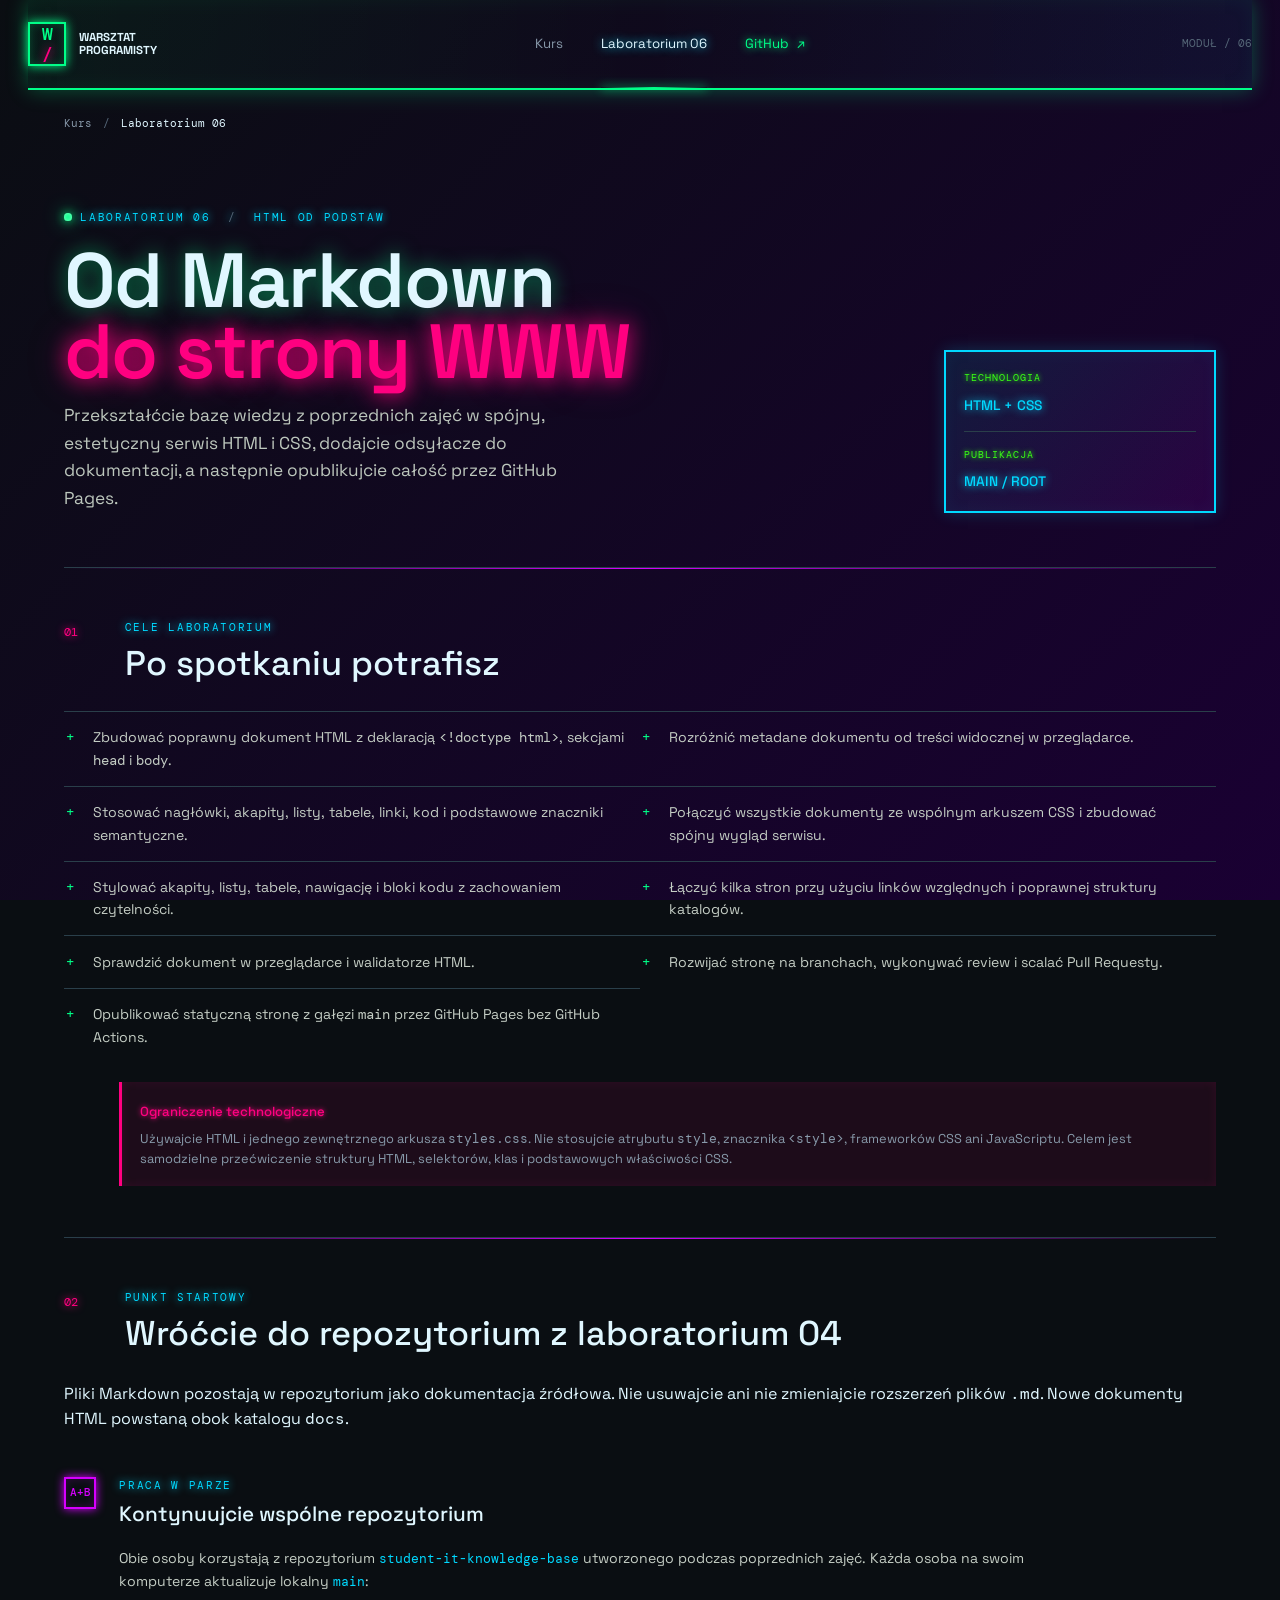
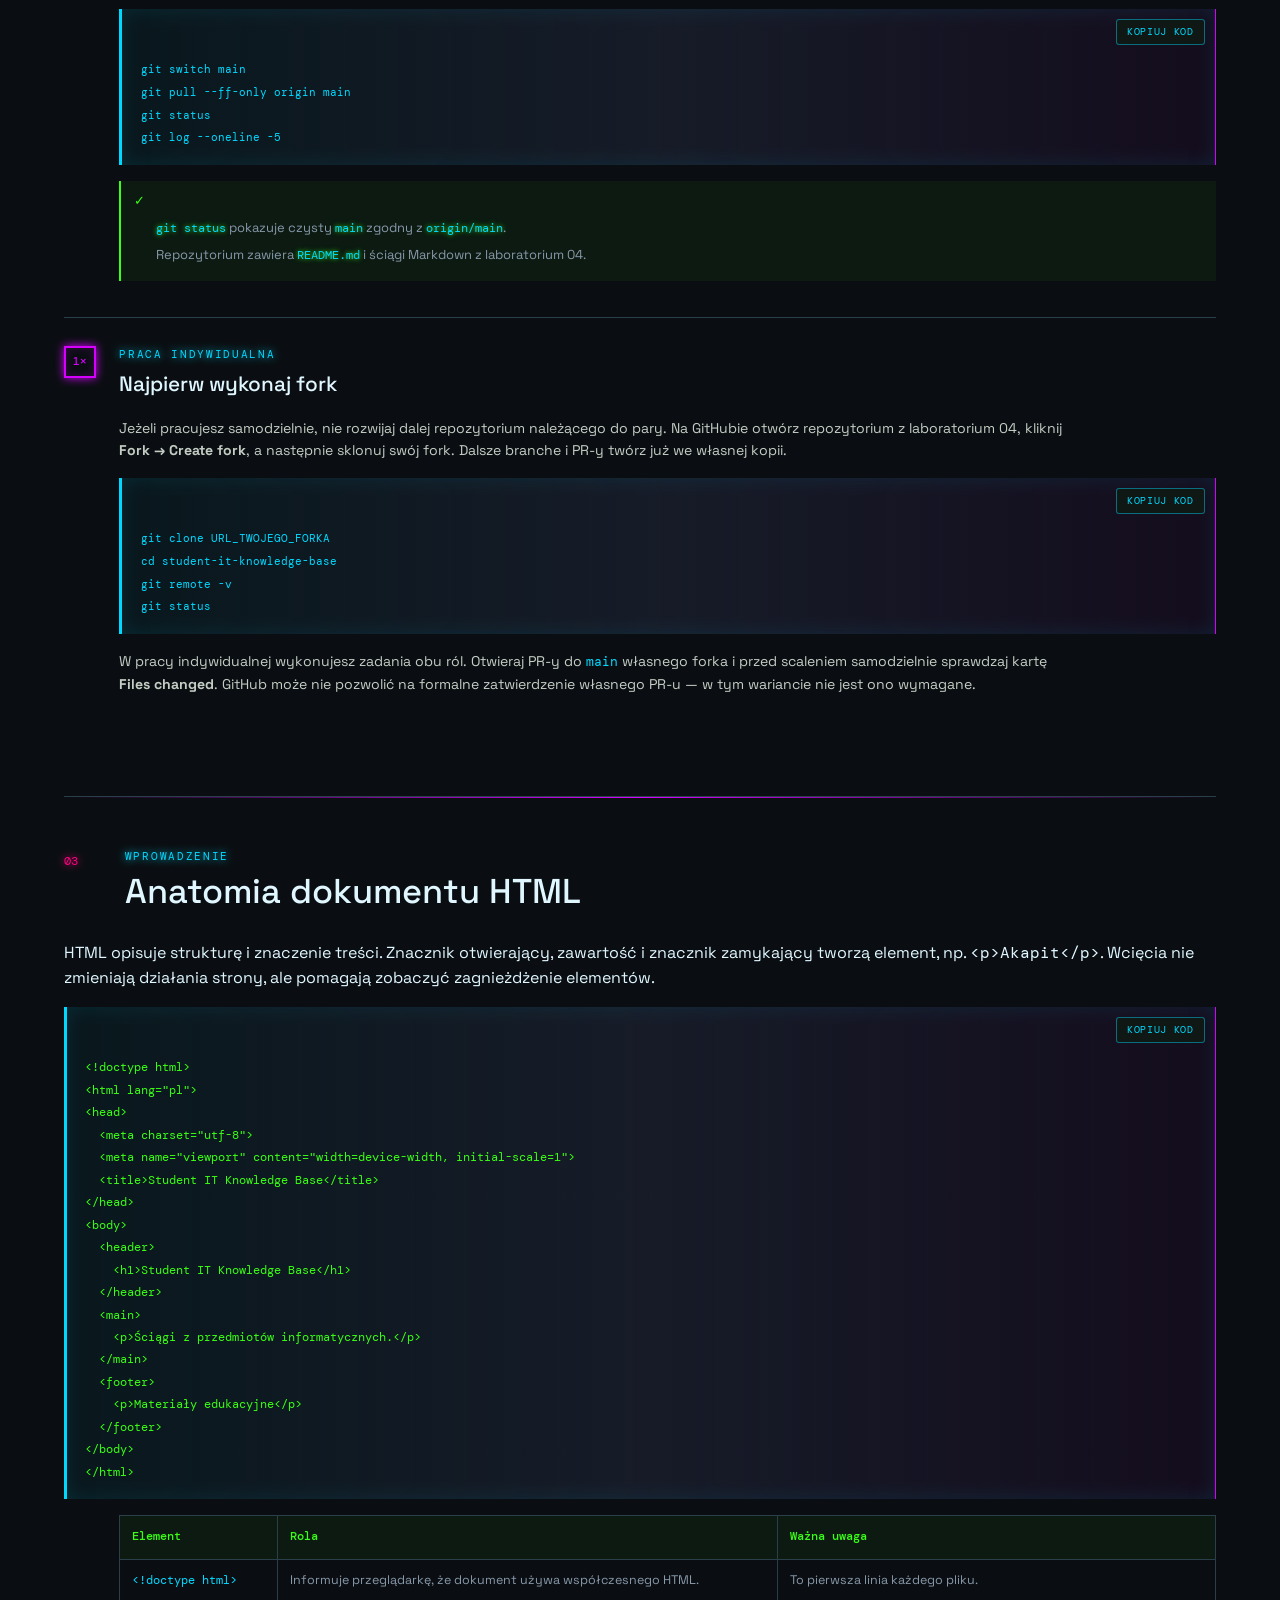
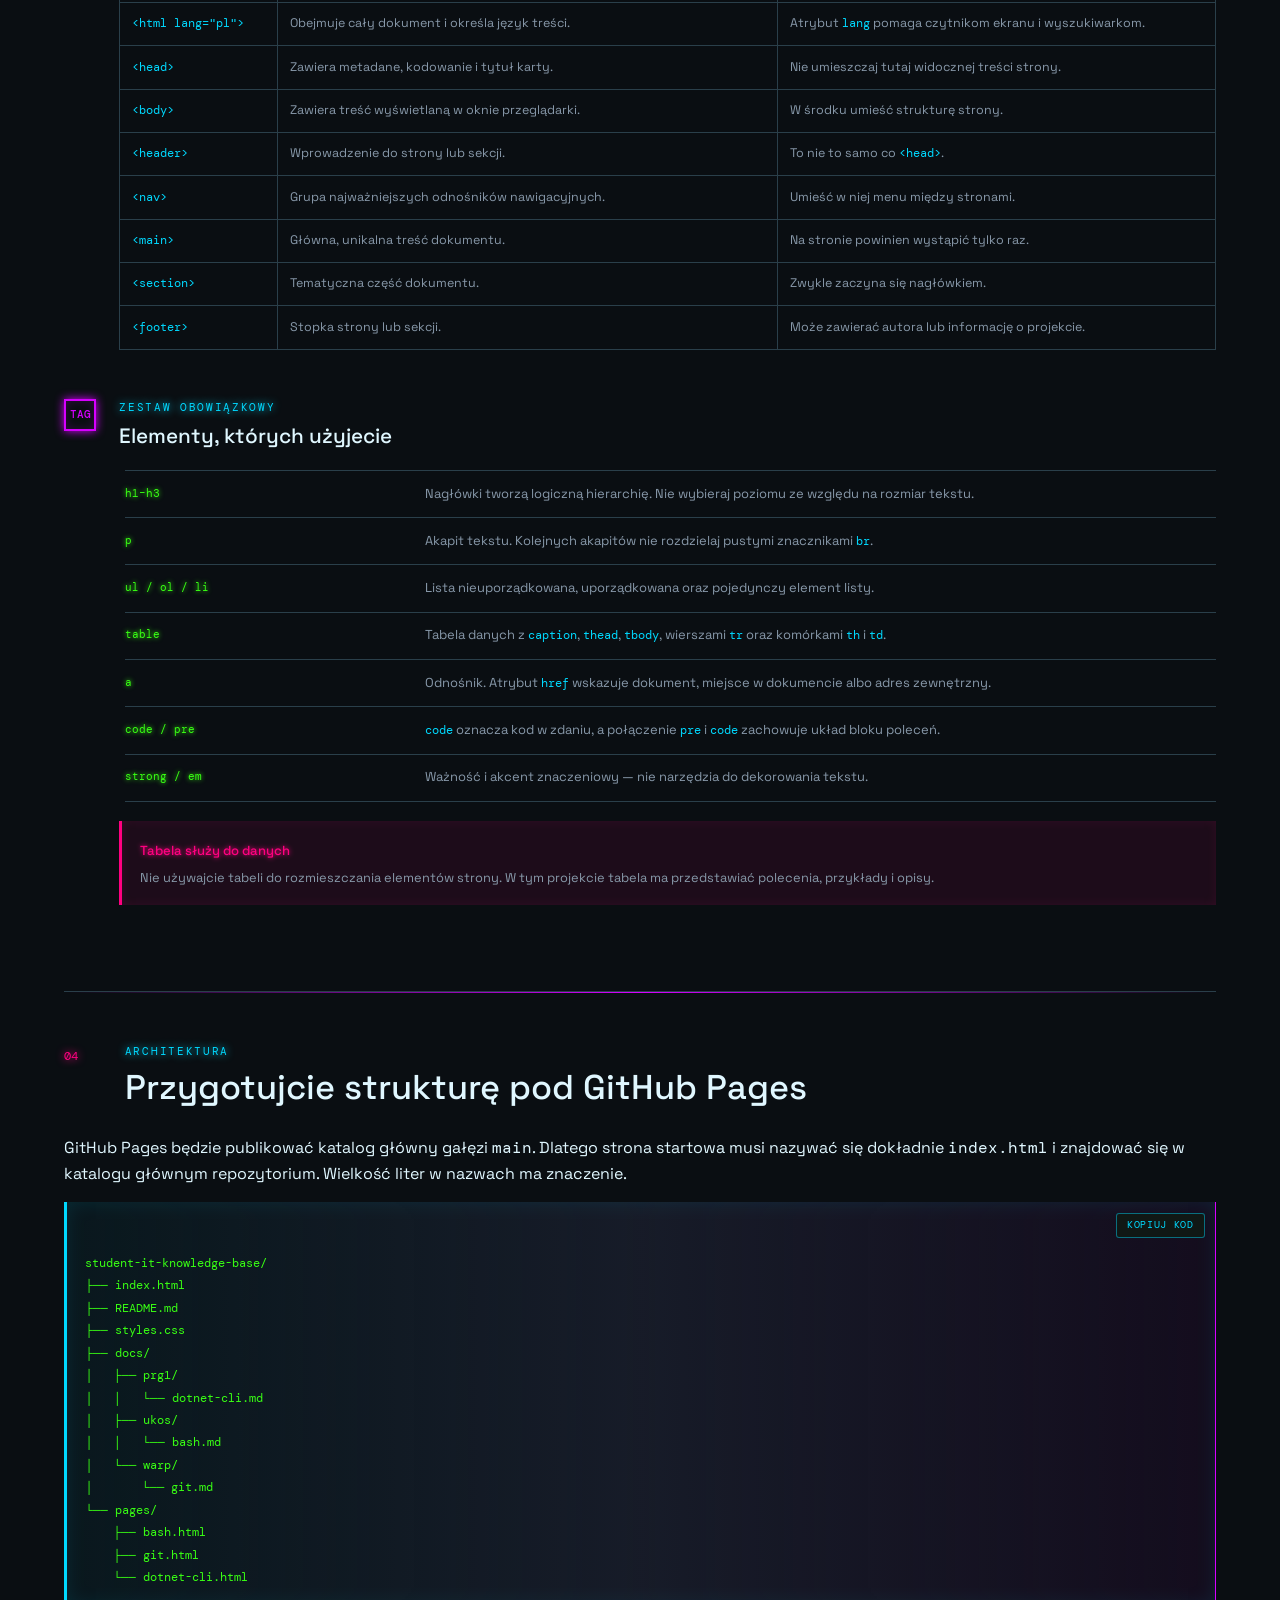
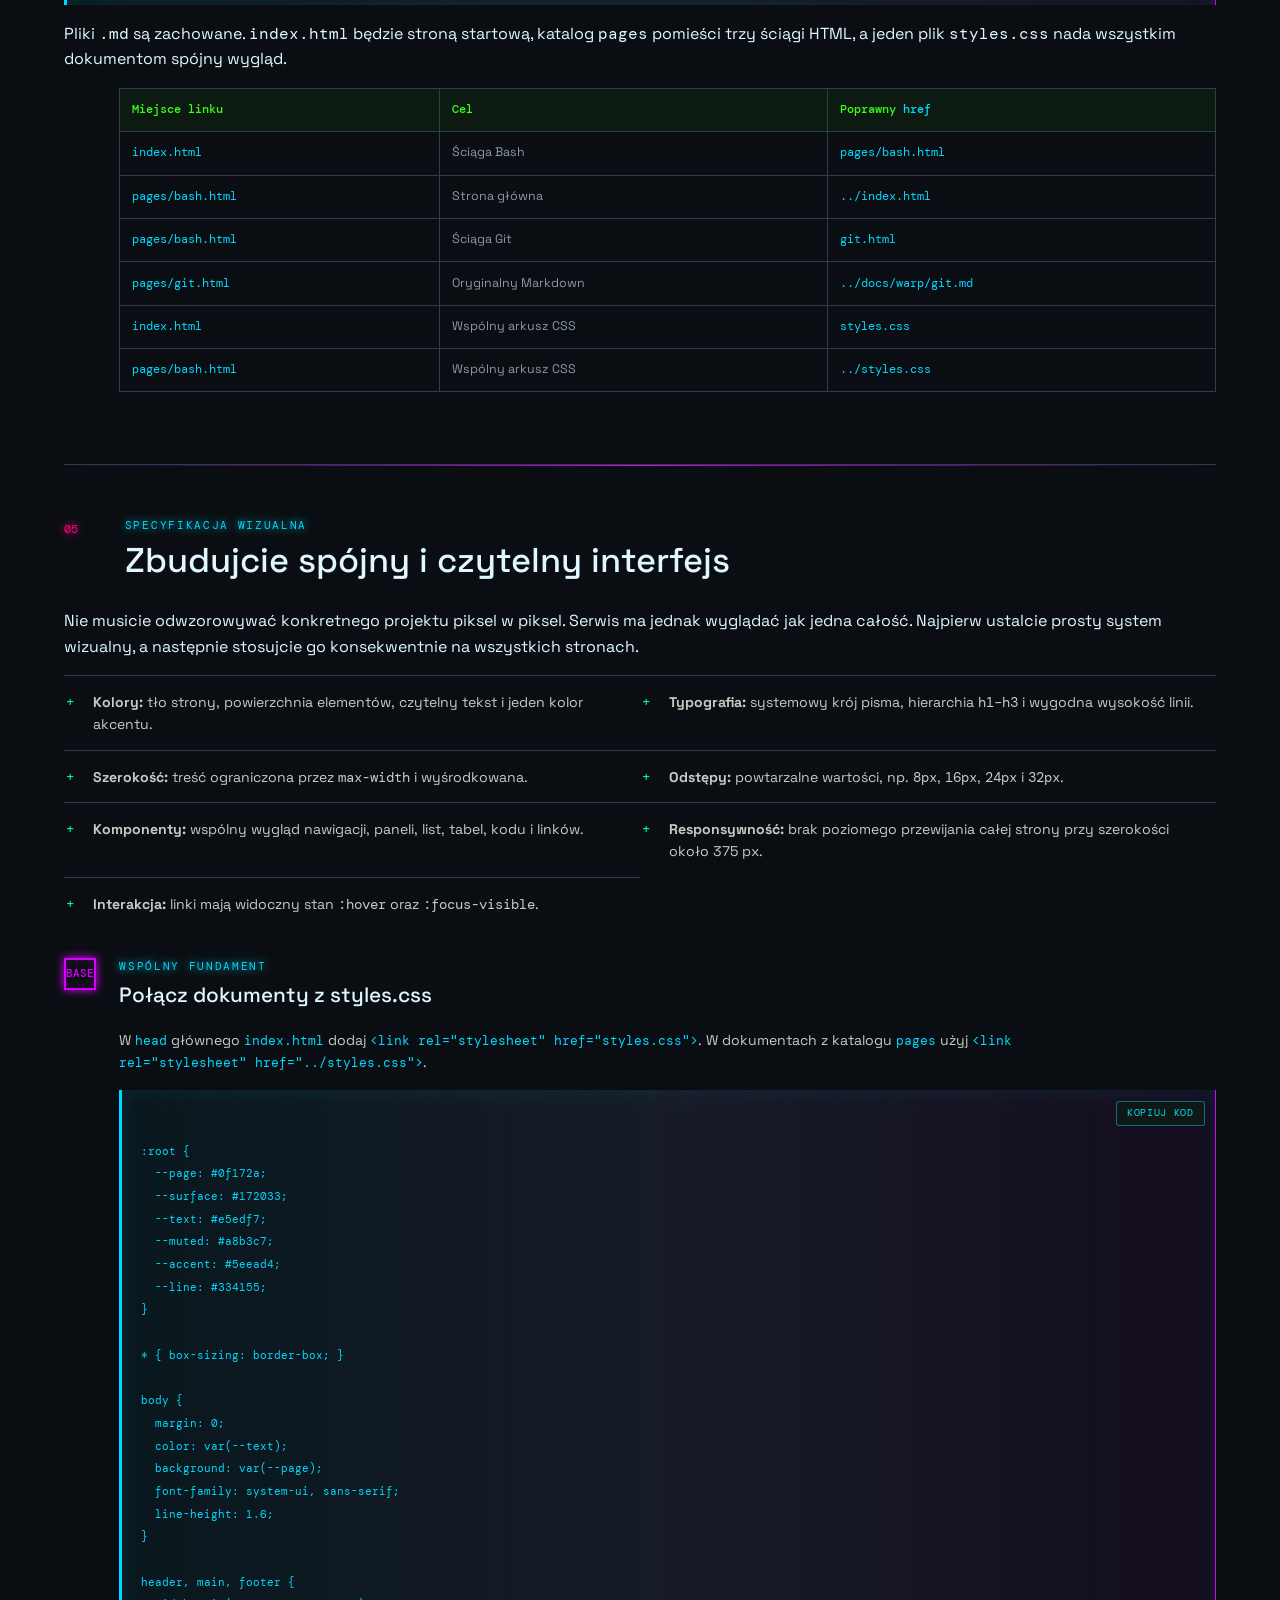
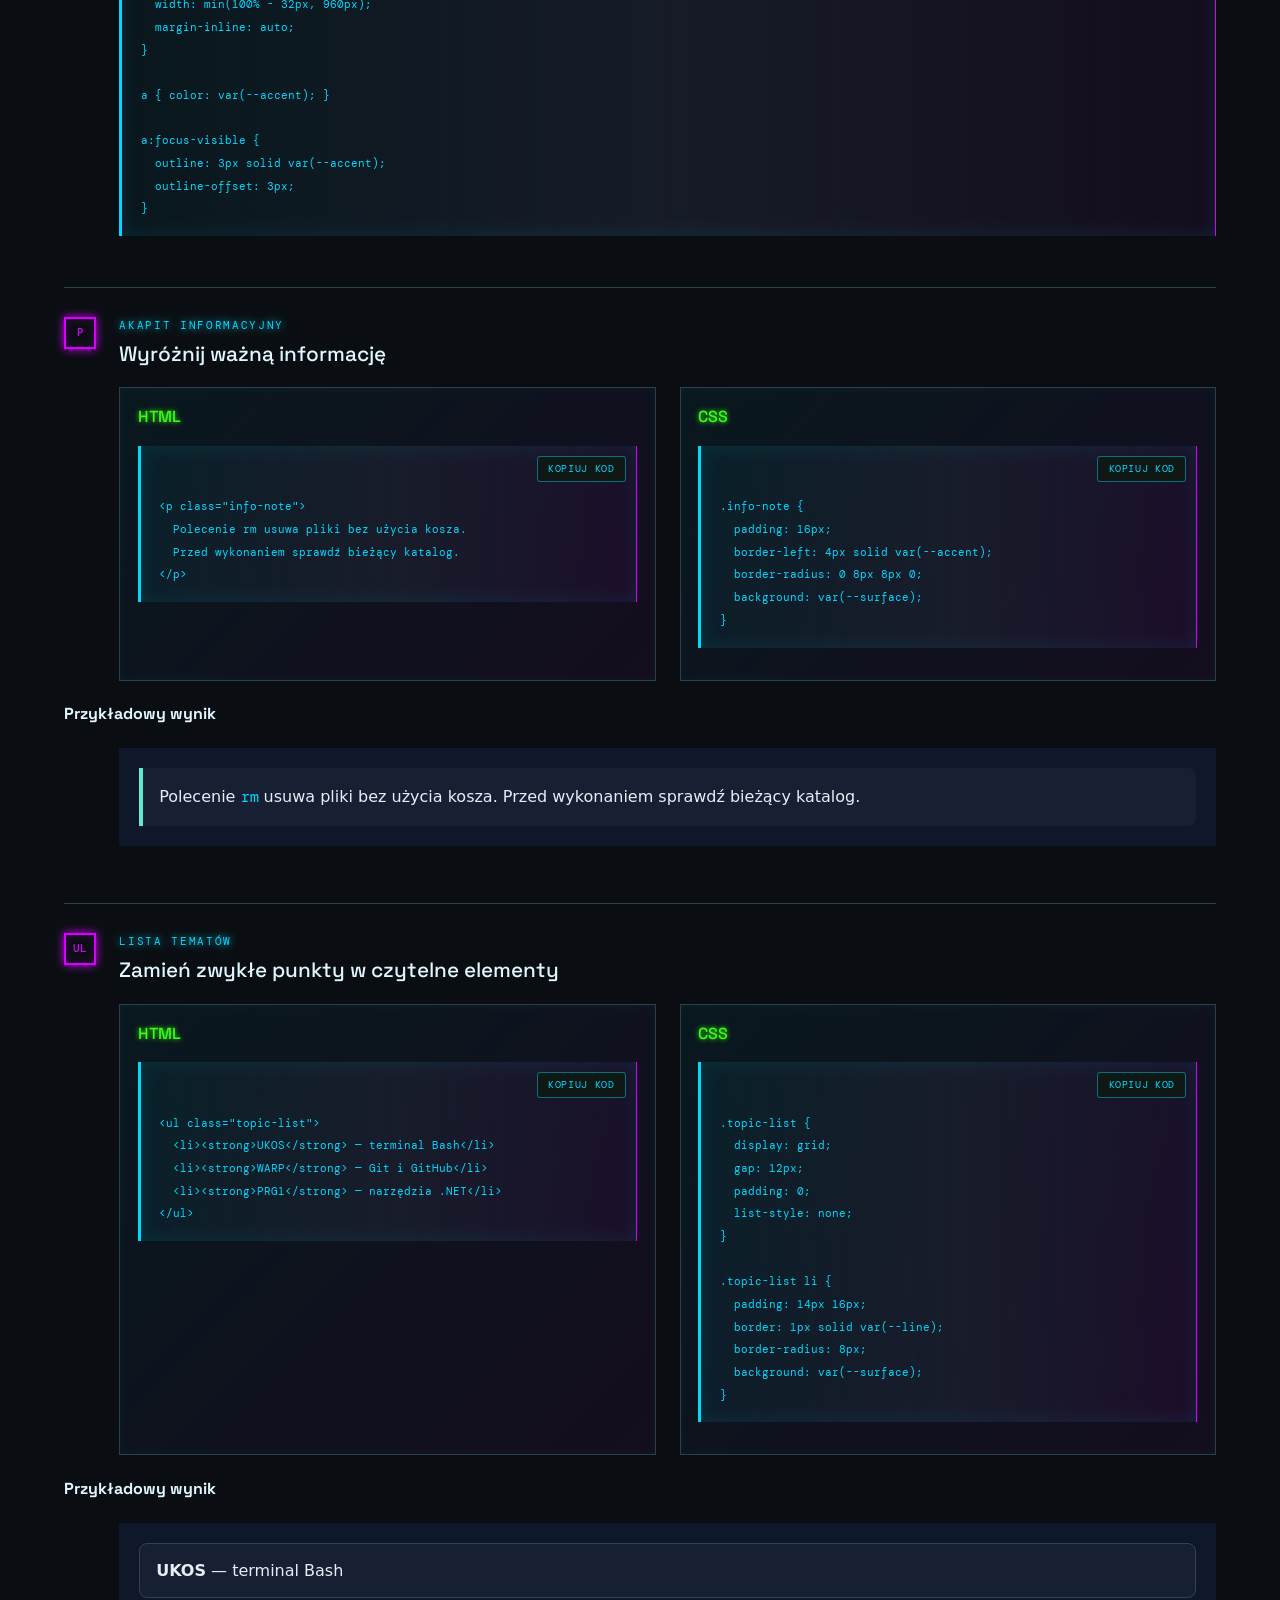
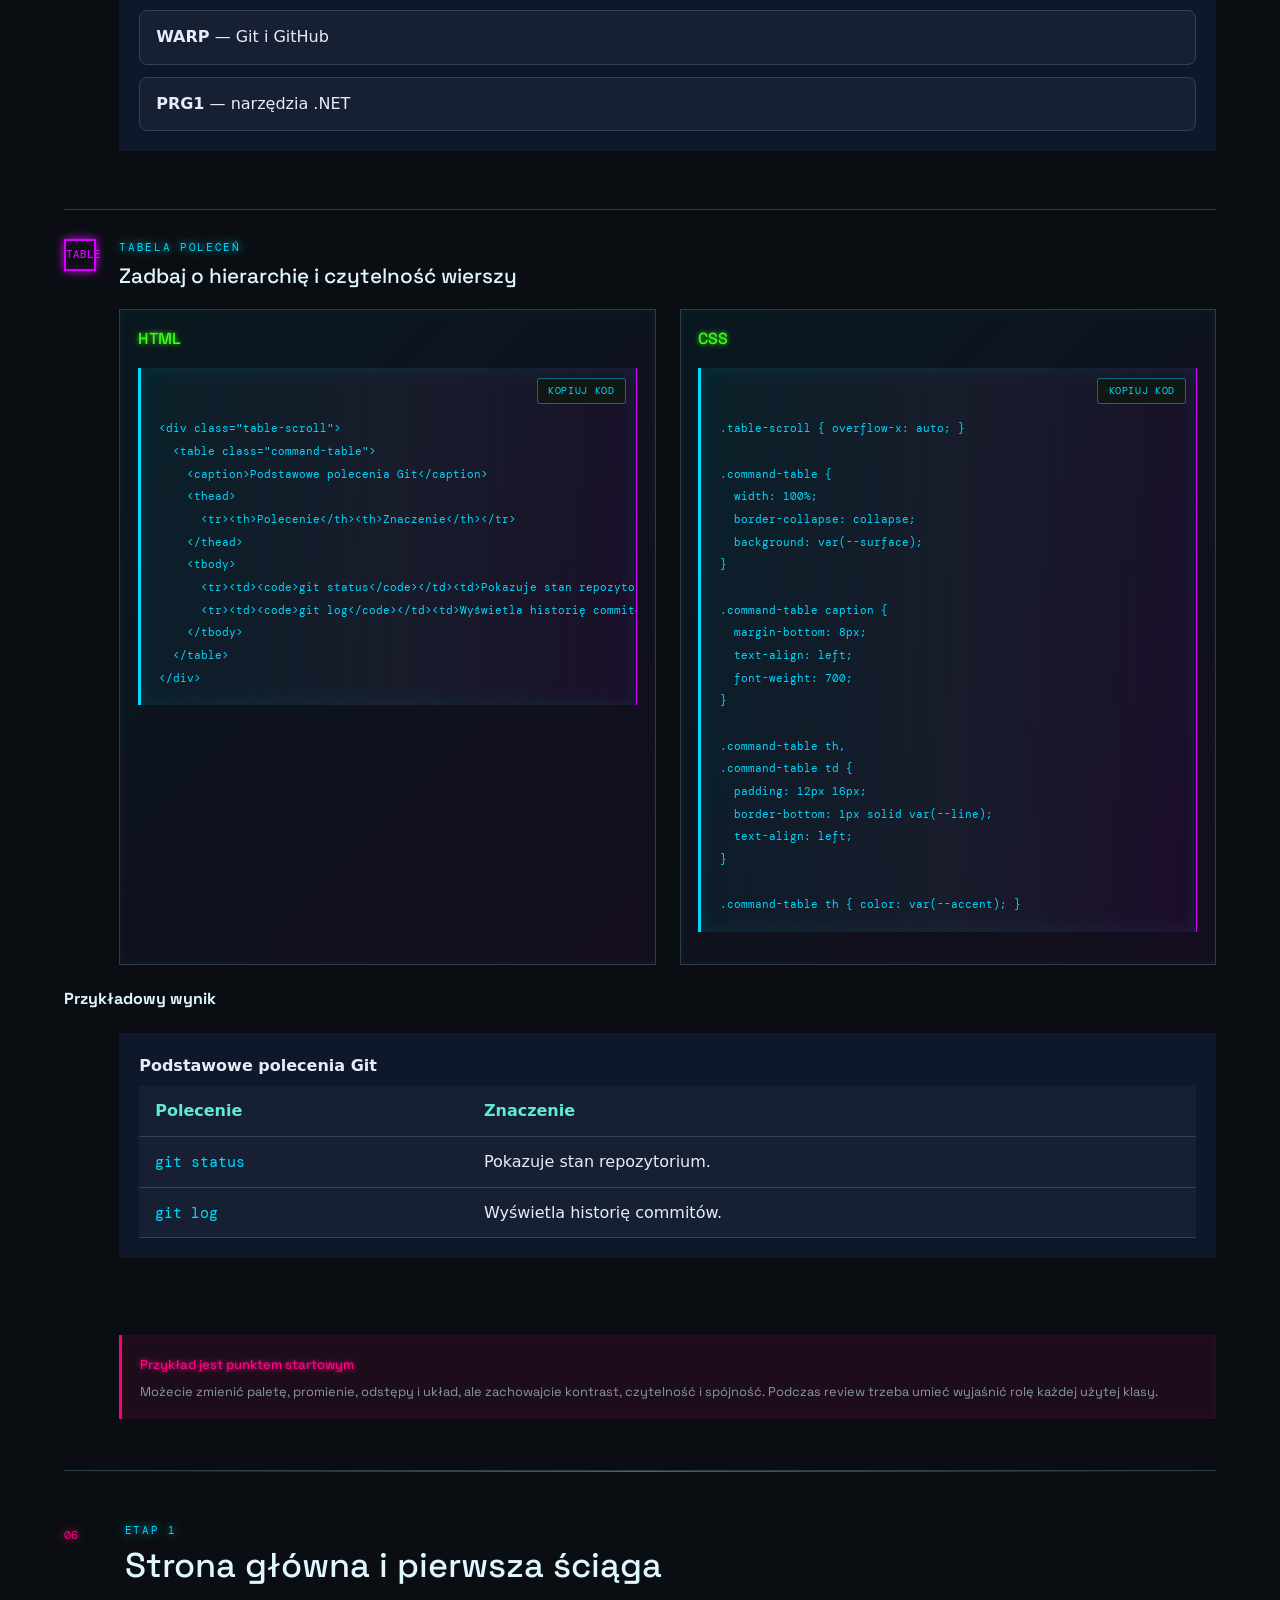
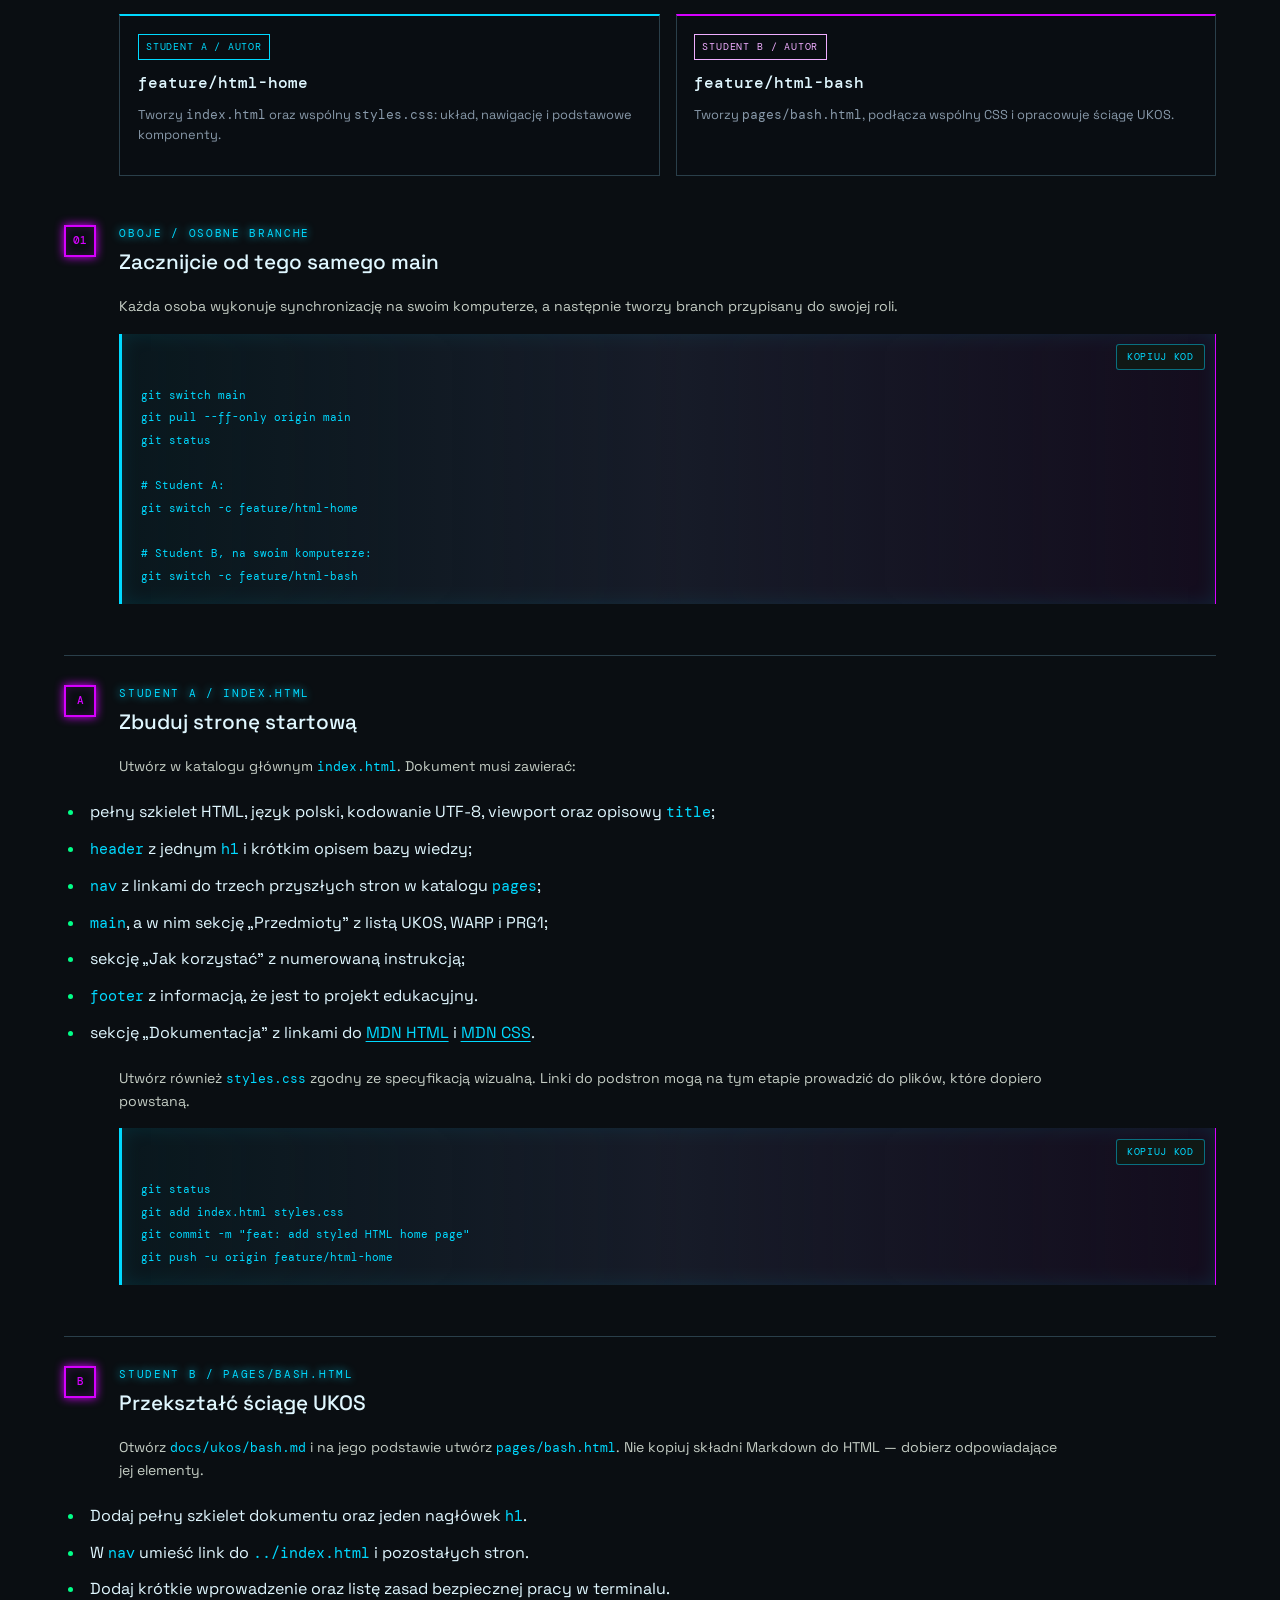
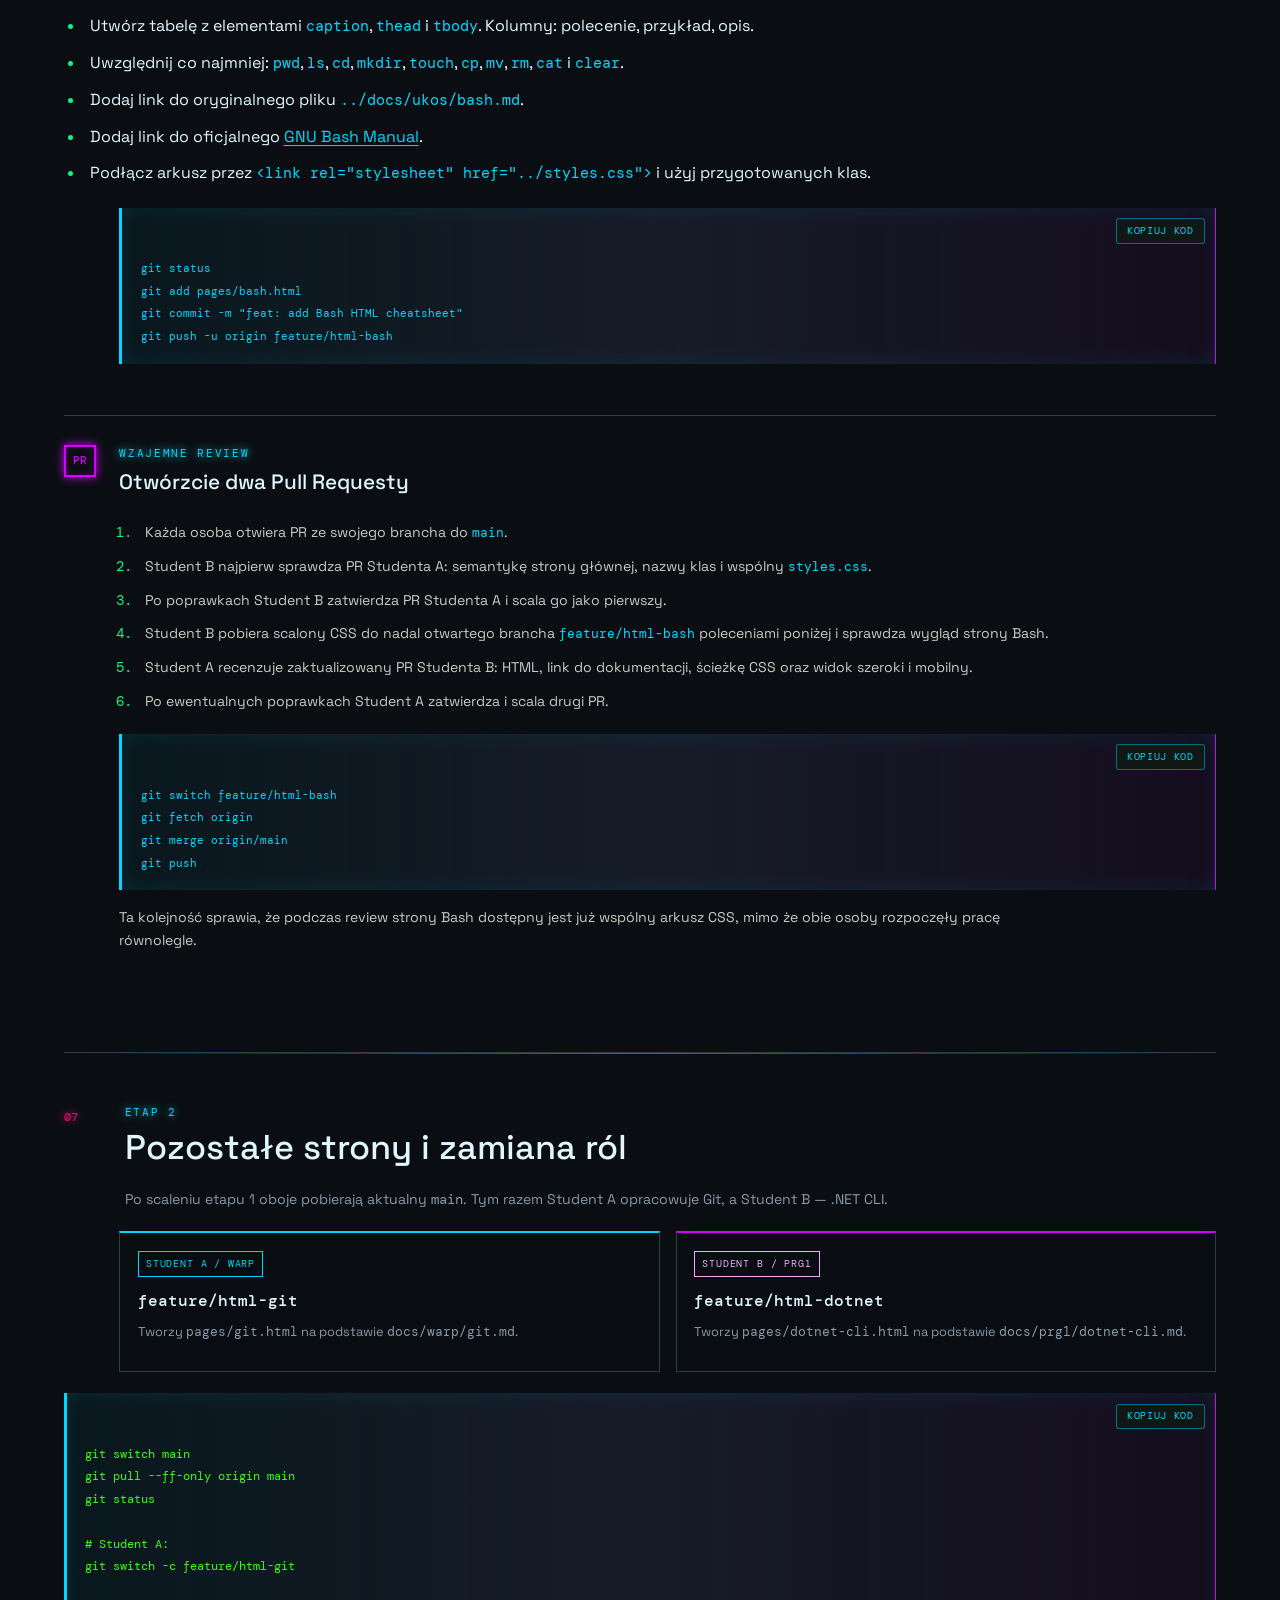
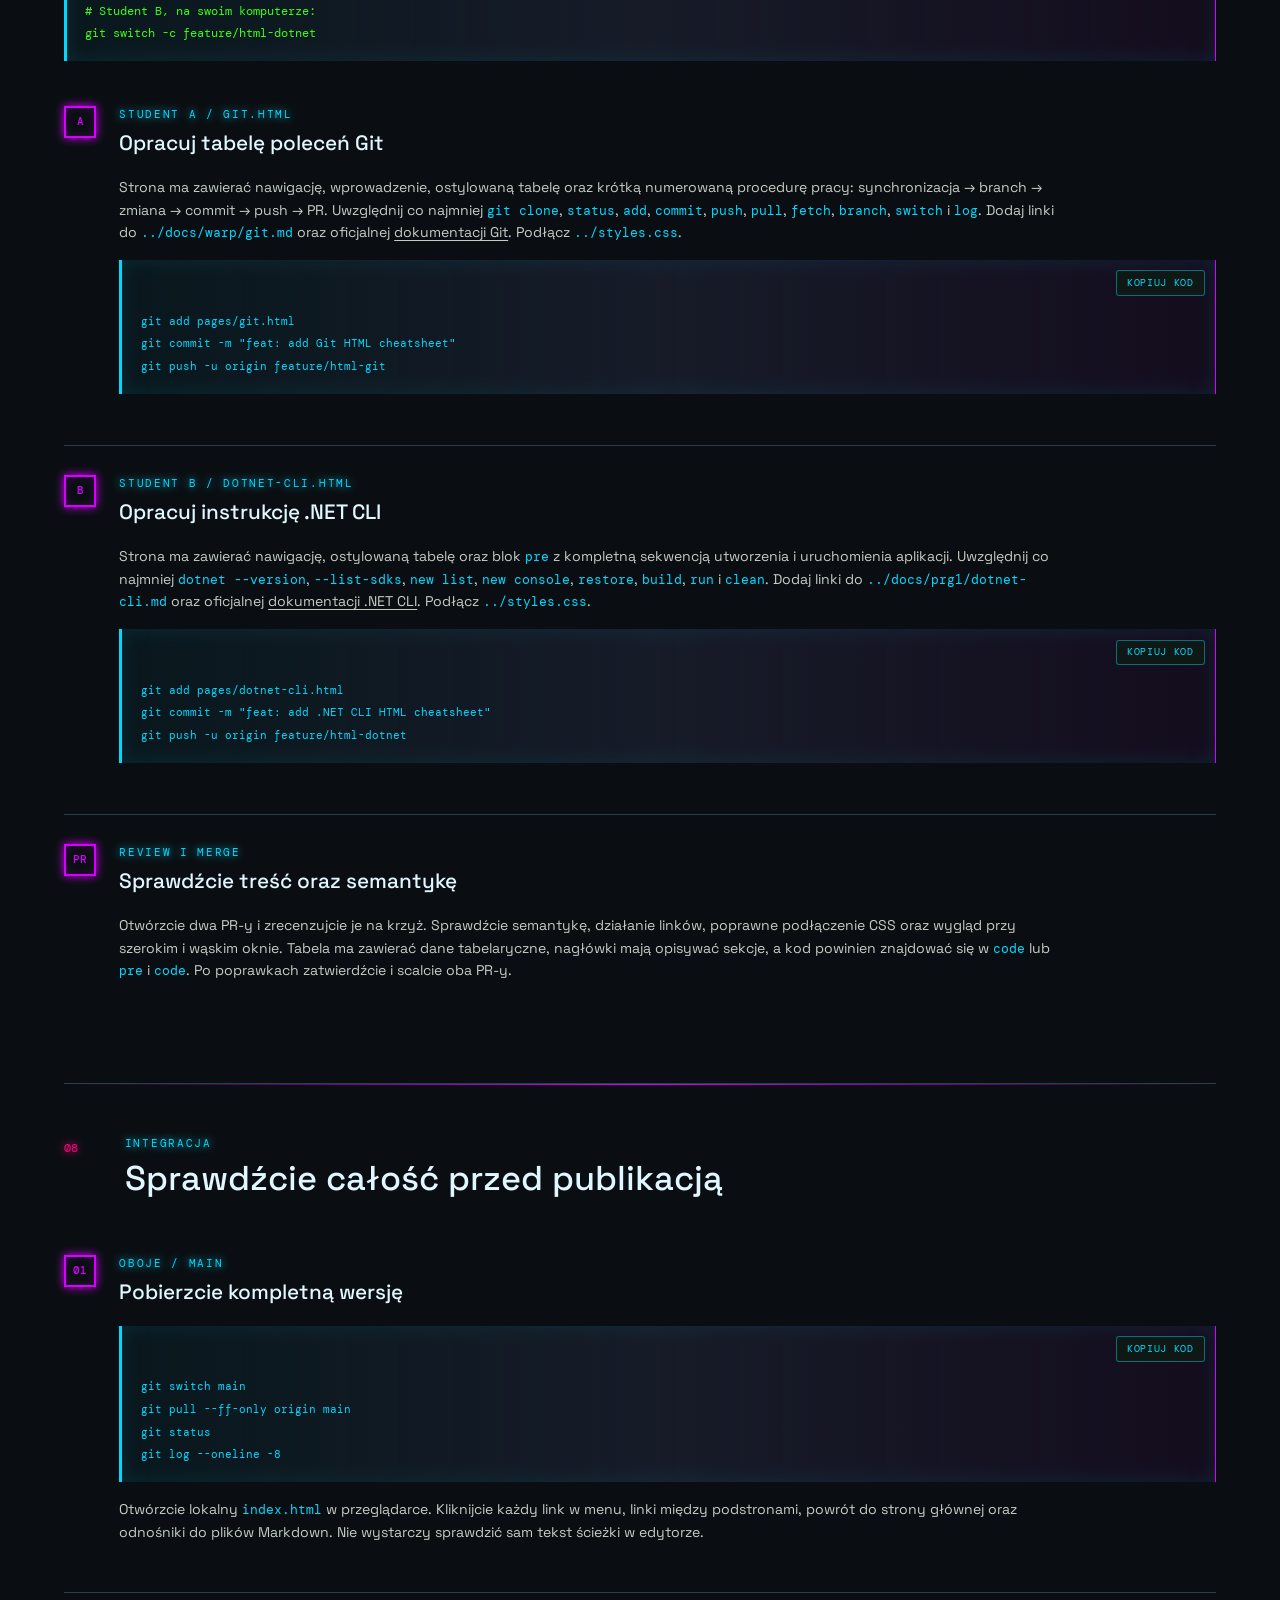
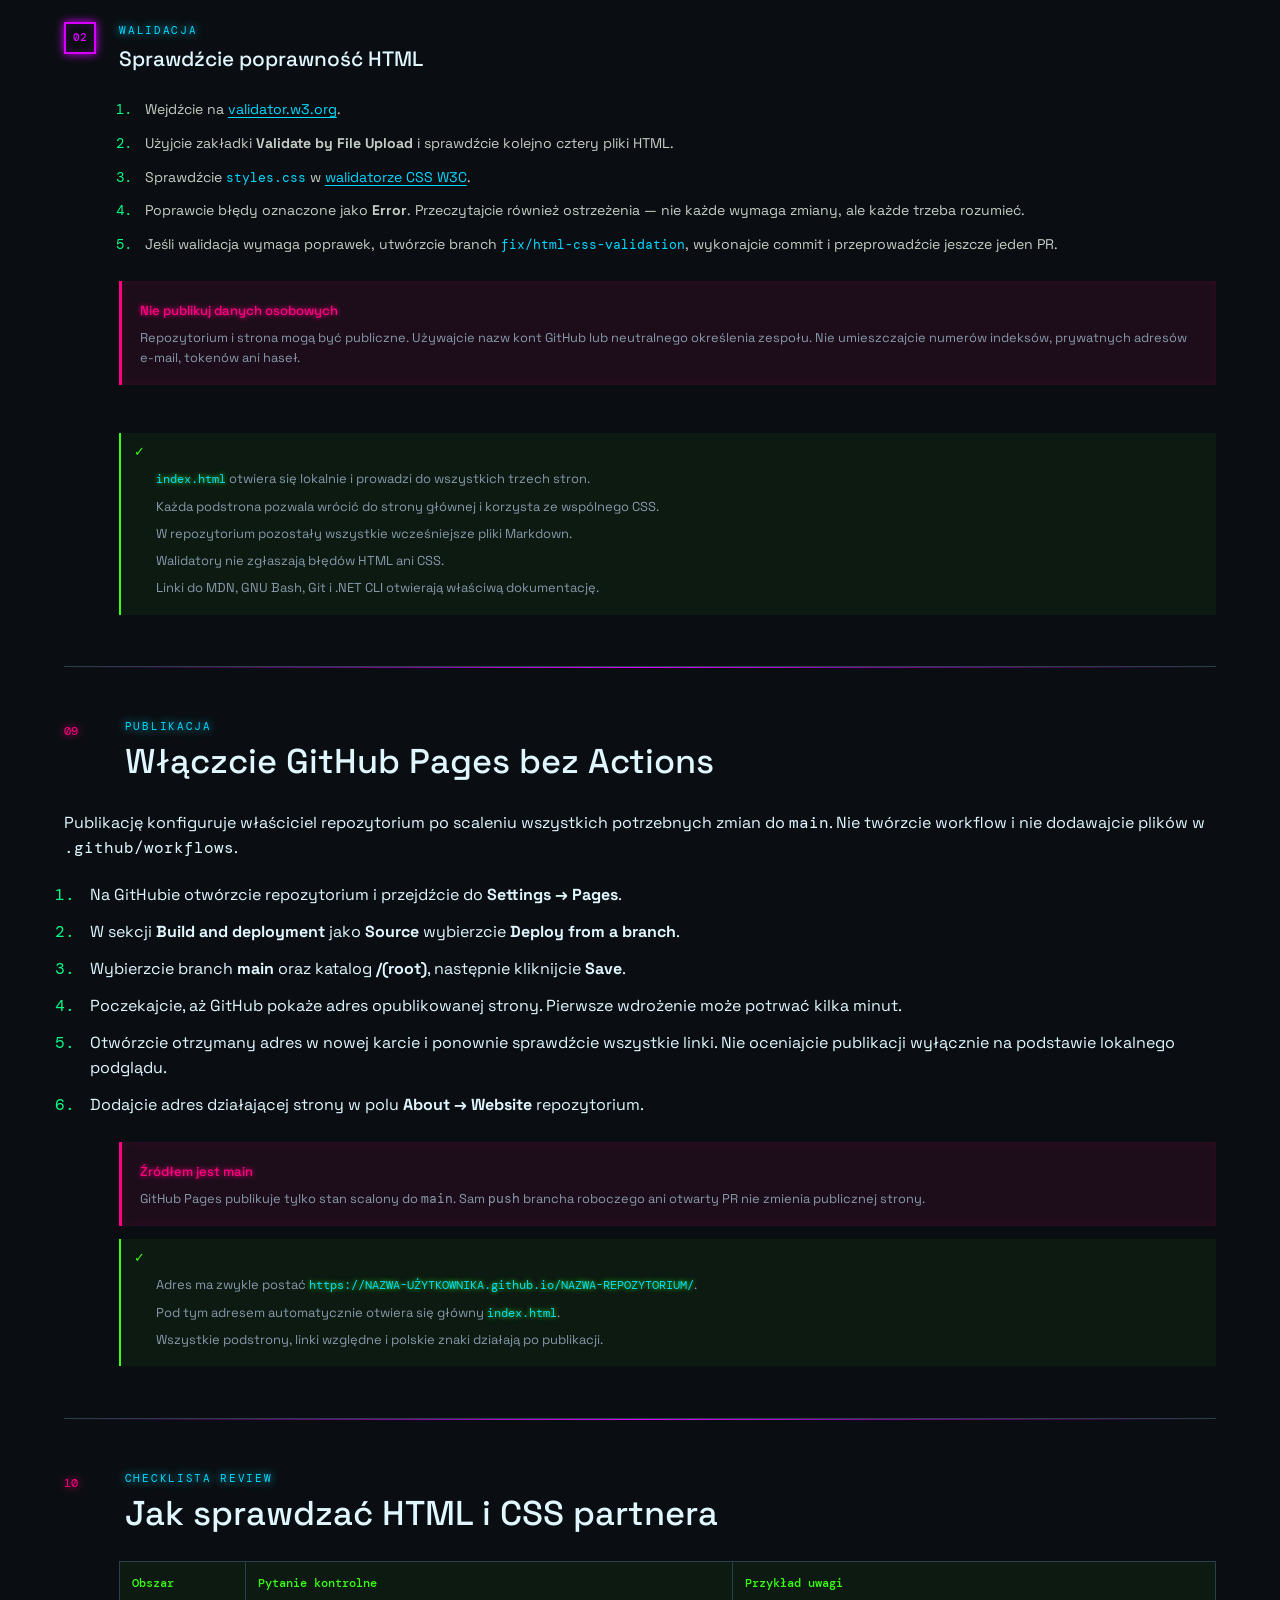
<file: site/laboratoria/lab-06.html>
<!doctype html>
<html lang="pl">
<head>
  <meta charset="utf-8">
  <meta name="viewport" content="width=device-width, initial-scale=1">
  <meta name="theme-color" content="#101815">
  <meta name="description" content="Laboratorium 06: wielostronicowy serwis HTML i CSS — semantyczna struktura, estetyczne komponenty, dokumentacja i publikacja w GitHub Pages.">
  <title>06. Serwis HTML i CSS oraz GitHub Pages | Warsztat Programisty</title>
  <link rel="preconnect" href="https://fonts.googleapis.com">
  <link rel="preconnect" href="https://fonts.gstatic.com" crossorigin>
  <link href="https://fonts.googleapis.com/css2?family=DM+Mono:wght@400;500&amp;family=Space+Grotesk:wght@400;500;600;700&amp;display=swap" rel="stylesheet">
  <link rel="stylesheet" href="../assets/css/styles.css">
  <script src="../assets/js/code-copy.js" defer></script>
</head>
<body>
  <a class="skip-link" href="#main">Przejdź do treści</a>
  <header class="site-header">
    <a class="wordmark" href="../index.html" aria-label="Warsztat Programisty, strona główna"><span class="wordmark-symbol" aria-hidden="true">W<span>/</span></span><span>WARSZTAT<br>PROGRAMISTY</span></a>
    <nav class="site-nav" aria-label="Nawigacja główna">
      <a class="nav-link" href="../index.html">Kurs</a>
      <a class="nav-link is-current" href="lab-06.html" aria-current="page">Laboratorium 06</a>
      <a class="nav-external" href="https://github.com/" target="_blank" rel="noreferrer">GitHub <span aria-hidden="true">↗</span></a>
    </nav>
    <span class="header-code">MODUŁ / 06</span>
  </header>

  <main id="main" class="lab-page">
    <nav class="breadcrumbs" aria-label="Okruszki nawigacyjne"><a href="../index.html">Kurs</a><span aria-hidden="true">/</span><span aria-current="page">Laboratorium 06</span></nav>

    <section class="lab-hero" aria-labelledby="lab-title">
      <div>
        <p class="eyebrow"><span class="live-dot" aria-hidden="true"></span> LABORATORIUM 06 <span class="eyebrow-divider">/</span> HTML OD PODSTAW</p>
        <h1 id="lab-title">Od Markdown<br><span>do strony WWW</span></h1>
        <p class="intro-lede">Przekształćcie bazę wiedzy z poprzednich zajęć w spójny, estetyczny serwis HTML i CSS, dodajcie odsyłacze do dokumentacji, a następnie opublikujcie całość przez GitHub Pages.</p>
      </div>
      <aside class="lab-readout" aria-label="Zakres laboratorium"><span class="data-label">TECHNOLOGIA</span><strong>HTML + CSS</strong><span class="readout-rule" aria-hidden="true"></span><span class="data-label">PUBLIKACJA</span><strong>MAIN / ROOT</strong></aside>
    </section>

    <section class="section-block" aria-labelledby="goals-title">
      <div class="block-heading"><span class="block-number">01</span><div><p class="eyebrow">CELE LABORATORIUM</p><h2 id="goals-title">Po spotkaniu potrafisz</h2></div></div>
      <ul class="outcome-list">
        <li>Zbudować poprawny dokument HTML z deklaracją <code>&lt;!doctype html&gt;</code>, sekcjami <code>head</code> i <code>body</code>.</li>
        <li>Rozróżnić metadane dokumentu od treści widocznej w przeglądarce.</li>
        <li>Stosować nagłówki, akapity, listy, tabele, linki, kod i podstawowe znaczniki semantyczne.</li>
        <li>Połączyć wszystkie dokumenty ze wspólnym arkuszem CSS i zbudować spójny wygląd serwisu.</li>
        <li>Stylować akapity, listy, tabele, nawigację i bloki kodu z zachowaniem czytelności.</li>
        <li>Łączyć kilka stron przy użyciu linków względnych i poprawnej struktury katalogów.</li>
        <li>Sprawdzić dokument w przeglądarce i walidatorze HTML.</li>
        <li>Rozwijać stronę na branchach, wykonywać review i scalać Pull Requesty.</li>
        <li>Opublikować statyczną stronę z gałęzi <code>main</code> przez GitHub Pages bez GitHub Actions.</li>
      </ul>
      <aside class="safety-note"><strong>Ograniczenie technologiczne</strong><p>Używajcie HTML i jednego zewnętrznego arkusza <code>styles.css</code>. Nie stosujcie atrybutu <code>style</code>, znacznika <code>&lt;style&gt;</code>, frameworków CSS ani JavaScriptu. Celem jest samodzielne przećwiczenie struktury HTML, selektorów, klas i podstawowych właściwości CSS.</p></aside>
    </section>

    <section class="section-block" aria-labelledby="start-title">
      <div class="block-heading"><span class="block-number">02</span><div><p class="eyebrow">PUNKT STARTOWY</p><h2 id="start-title">Wróćcie do repozytorium z laboratorium 04</h2></div></div>
      <p>Pliki Markdown pozostają w repozytorium jako dokumentacja źródłowa. Nie usuwajcie ani nie zmieniajcie rozszerzeń plików <code>.md</code>. Nowe dokumenty HTML powstaną obok katalogu <code>docs</code>.</p>

      <article class="lesson-step">
        <div class="step-heading"><span class="step-number">A+B</span><div><p class="eyebrow">PRACA W PARZE</p><h3>Kontynuujcie wspólne repozytorium</h3></div></div>
        <p>Obie osoby korzystają z repozytorium <code>student-it-knowledge-base</code> utworzonego podczas poprzednich zajęć. Każda osoba na swoim komputerze aktualizuje lokalny <code>main</code>:</p>
        <pre class="code-block"><code>git switch main
git pull --ff-only origin main
git status
git log --oneline -5</code></pre>
        <ul class="expected-result"><span class="result-mark" aria-hidden="true">✓</span><li><code>git status</code> pokazuje czysty <code>main</code> zgodny z <code>origin/main</code>.</li><li>Repozytorium zawiera <code>README.md</code> i ściągi Markdown z laboratorium 04.</li></ul>
      </article>

      <article class="lesson-step">
        <div class="step-heading"><span class="step-number">1×</span><div><p class="eyebrow">PRACA INDYWIDUALNA</p><h3>Najpierw wykonaj fork</h3></div></div>
        <p>Jeżeli pracujesz samodzielnie, nie rozwijaj dalej repozytorium należącego do pary. Na GitHubie otwórz repozytorium z laboratorium 04, kliknij <strong>Fork → Create fork</strong>, a następnie sklonuj swój fork. Dalsze branche i PR-y twórz już we własnej kopii.</p>
        <pre class="code-block"><code>git clone URL_TWOJEGO_FORKA
cd student-it-knowledge-base
git remote -v
git status</code></pre>
        <p>W pracy indywidualnej wykonujesz zadania obu ról. Otwieraj PR-y do <code>main</code> własnego forka i przed scaleniem samodzielnie sprawdzaj kartę <strong>Files changed</strong>. GitHub może nie pozwolić na formalne zatwierdzenie własnego PR-u — w tym wariancie nie jest ono wymagane.</p>
      </article>
    </section>

    <section class="section-block" aria-labelledby="html-title">
      <div class="block-heading"><span class="block-number">03</span><div><p class="eyebrow">WPROWADZENIE</p><h2 id="html-title">Anatomia dokumentu HTML</h2></div></div>
      <p>HTML opisuje strukturę i znaczenie treści. Znacznik otwierający, zawartość i znacznik zamykający tworzą element, np. <code>&lt;p&gt;Akapit&lt;/p&gt;</code>. Wcięcia nie zmieniają działania strony, ale pomagają zobaczyć zagnieżdżenie elementów.</p>
      <pre class="code-block"><code>&lt;!doctype html&gt;
&lt;html lang="pl"&gt;
&lt;head&gt;
  &lt;meta charset="utf-8"&gt;
  &lt;meta name="viewport" content="width=device-width, initial-scale=1"&gt;
  &lt;title&gt;Student IT Knowledge Base&lt;/title&gt;
&lt;/head&gt;
&lt;body&gt;
  &lt;header&gt;
    &lt;h1&gt;Student IT Knowledge Base&lt;/h1&gt;
  &lt;/header&gt;
  &lt;main&gt;
    &lt;p&gt;Ściągi z przedmiotów informatycznych.&lt;/p&gt;
  &lt;/main&gt;
  &lt;footer&gt;
    &lt;p&gt;Materiały edukacyjne&lt;/p&gt;
  &lt;/footer&gt;
&lt;/body&gt;
&lt;/html&gt;</code></pre>
      <div class="info-table-wrap"><table class="info-table"><thead><tr><th>Element</th><th>Rola</th><th>Ważna uwaga</th></tr></thead><tbody>
        <tr><td><code>&lt;!doctype html&gt;</code></td><td>Informuje przeglądarkę, że dokument używa współczesnego HTML.</td><td>To pierwsza linia każdego pliku.</td></tr>
        <tr><td><code>&lt;html lang="pl"&gt;</code></td><td>Obejmuje cały dokument i określa język treści.</td><td>Atrybut <code>lang</code> pomaga czytnikom ekranu i wyszukiwarkom.</td></tr>
        <tr><td><code>&lt;head&gt;</code></td><td>Zawiera metadane, kodowanie i tytuł karty.</td><td>Nie umieszczaj tutaj widocznej treści strony.</td></tr>
        <tr><td><code>&lt;body&gt;</code></td><td>Zawiera treść wyświetlaną w oknie przeglądarki.</td><td>W środku umieść strukturę strony.</td></tr>
        <tr><td><code>&lt;header&gt;</code></td><td>Wprowadzenie do strony lub sekcji.</td><td>To nie to samo co <code>&lt;head&gt;</code>.</td></tr>
        <tr><td><code>&lt;nav&gt;</code></td><td>Grupa najważniejszych odnośników nawigacyjnych.</td><td>Umieść w niej menu między stronami.</td></tr>
        <tr><td><code>&lt;main&gt;</code></td><td>Główna, unikalna treść dokumentu.</td><td>Na stronie powinien wystąpić tylko raz.</td></tr>
        <tr><td><code>&lt;section&gt;</code></td><td>Tematyczna część dokumentu.</td><td>Zwykle zaczyna się nagłówkiem.</td></tr>
        <tr><td><code>&lt;footer&gt;</code></td><td>Stopka strony lub sekcji.</td><td>Może zawierać autora lub informację o projekcie.</td></tr>
      </tbody></table></div>

      <article class="lesson-step">
        <div class="step-heading"><span class="step-number">TAG</span><div><p class="eyebrow">ZESTAW OBOWIĄZKOWY</p><h3>Elementy, których użyjecie</h3></div></div>
        <dl class="git-glossary">
          <div><dt><code>h1–h3</code></dt><dd>Nagłówki tworzą logiczną hierarchię. Nie wybieraj poziomu ze względu na rozmiar tekstu.</dd></div>
          <div><dt><code>p</code></dt><dd>Akapit tekstu. Kolejnych akapitów nie rozdzielaj pustymi znacznikami <code>br</code>.</dd></div>
          <div><dt><code>ul / ol / li</code></dt><dd>Lista nieuporządkowana, uporządkowana oraz pojedynczy element listy.</dd></div>
          <div><dt><code>table</code></dt><dd>Tabela danych z <code>caption</code>, <code>thead</code>, <code>tbody</code>, wierszami <code>tr</code> oraz komórkami <code>th</code> i <code>td</code>.</dd></div>
          <div><dt><code>a</code></dt><dd>Odnośnik. Atrybut <code>href</code> wskazuje dokument, miejsce w dokumencie albo adres zewnętrzny.</dd></div>
          <div><dt><code>code / pre</code></dt><dd><code>code</code> oznacza kod w zdaniu, a połączenie <code>pre</code> i <code>code</code> zachowuje układ bloku poleceń.</dd></div>
          <div><dt><code>strong / em</code></dt><dd>Ważność i akcent znaczeniowy — nie narzędzia do dekorowania tekstu.</dd></div>
        </dl>
        <aside class="safety-note"><strong>Tabela służy do danych</strong><p>Nie używajcie tabeli do rozmieszczania elementów strony. W tym projekcie tabela ma przedstawiać polecenia, przykłady i opisy.</p></aside>
      </article>
    </section>

    <section class="section-block" aria-labelledby="structure-title">
      <div class="block-heading"><span class="block-number">04</span><div><p class="eyebrow">ARCHITEKTURA</p><h2 id="structure-title">Przygotujcie strukturę pod GitHub Pages</h2></div></div>
      <p>GitHub Pages będzie publikować katalog główny gałęzi <code>main</code>. Dlatego strona startowa musi nazywać się dokładnie <code>index.html</code> i znajdować się w katalogu głównym repozytorium. Wielkość liter w nazwach ma znaczenie.</p>
      <pre class="code-block"><code>student-it-knowledge-base/
├── index.html
├── README.md
├── styles.css
├── docs/
│   ├── prg1/
│   │   └── dotnet-cli.md
│   ├── ukos/
│   │   └── bash.md
│   └── warp/
│       └── git.md
└── pages/
    ├── bash.html
    ├── git.html
    └── dotnet-cli.html</code></pre>
      <p>Pliki <code>.md</code> są zachowane. <code>index.html</code> będzie stroną startową, katalog <code>pages</code> pomieści trzy ściągi HTML, a jeden plik <code>styles.css</code> nada wszystkim dokumentom spójny wygląd.</p>
      <div class="info-table-wrap"><table class="info-table"><thead><tr><th>Miejsce linku</th><th>Cel</th><th>Poprawny <code>href</code></th></tr></thead><tbody>
        <tr><td><code>index.html</code></td><td>Ściąga Bash</td><td><code>pages/bash.html</code></td></tr>
        <tr><td><code>pages/bash.html</code></td><td>Strona główna</td><td><code>../index.html</code></td></tr>
        <tr><td><code>pages/bash.html</code></td><td>Ściąga Git</td><td><code>git.html</code></td></tr>
        <tr><td><code>pages/git.html</code></td><td>Oryginalny Markdown</td><td><code>../docs/warp/git.md</code></td></tr>
        <tr><td><code>index.html</code></td><td>Wspólny arkusz CSS</td><td><code>styles.css</code></td></tr>
        <tr><td><code>pages/bash.html</code></td><td>Wspólny arkusz CSS</td><td><code>../styles.css</code></td></tr>
      </tbody></table></div>
    </section>

    <section class="section-block" aria-labelledby="design-title">
      <div class="block-heading"><span class="block-number">05</span><div><p class="eyebrow">SPECYFIKACJA WIZUALNA</p><h2 id="design-title">Zbudujcie spójny i czytelny interfejs</h2></div></div>
      <p>Nie musicie odwzorowywać konkretnego projektu piksel w piksel. Serwis ma jednak wyglądać jak jedna całość. Najpierw ustalcie prosty system wizualny, a następnie stosujcie go konsekwentnie na wszystkich stronach.</p>
      <ul class="outcome-list">
        <li><strong>Kolory:</strong> tło strony, powierzchnia elementów, czytelny tekst i jeden kolor akcentu.</li>
        <li><strong>Typografia:</strong> systemowy krój pisma, hierarchia <code>h1–h3</code> i wygodna wysokość linii.</li>
        <li><strong>Szerokość:</strong> treść ograniczona przez <code>max-width</code> i wyśrodkowana.</li>
        <li><strong>Odstępy:</strong> powtarzalne wartości, np. <code>8px</code>, <code>16px</code>, <code>24px</code> i <code>32px</code>.</li>
        <li><strong>Komponenty:</strong> wspólny wygląd nawigacji, paneli, list, tabel, kodu i linków.</li>
        <li><strong>Responsywność:</strong> brak poziomego przewijania całej strony przy szerokości około 375 px.</li>
        <li><strong>Interakcja:</strong> linki mają widoczny stan <code>:hover</code> oraz <code>:focus-visible</code>.</li>
      </ul>

      <article class="lesson-step">
        <div class="step-heading"><span class="step-number">BASE</span><div><p class="eyebrow">WSPÓLNY FUNDAMENT</p><h3>Połącz dokumenty z styles.css</h3></div></div>
        <p>W <code>head</code> głównego <code>index.html</code> dodaj <code>&lt;link rel="stylesheet" href="styles.css"&gt;</code>. W dokumentach z katalogu <code>pages</code> użyj <code>&lt;link rel="stylesheet" href="../styles.css"&gt;</code>.</p>
        <pre class="code-block"><code>:root {
  --page: #0f172a;
  --surface: #172033;
  --text: #e5edf7;
  --muted: #a8b3c7;
  --accent: #5eead4;
  --line: #334155;
}

* { box-sizing: border-box; }

body {
  margin: 0;
  color: var(--text);
  background: var(--page);
  font-family: system-ui, sans-serif;
  line-height: 1.6;
}

header, main, footer {
  width: min(100% - 32px, 960px);
  margin-inline: auto;
}

a { color: var(--accent); }

a:focus-visible {
  outline: 3px solid var(--accent);
  outline-offset: 3px;
}</code></pre>
      </article>

      <article class="lesson-step">
        <div class="step-heading"><span class="step-number">P</span><div><p class="eyebrow">AKAPIT INFORMACYJNY</p><h3>Wyróżnij ważną informację</h3></div></div>
        <div class="editor-columns">
          <div><h4>HTML</h4><pre class="code-block"><code>&lt;p class="info-note"&gt;
  Polecenie rm usuwa pliki bez użycia kosza.
  Przed wykonaniem sprawdź bieżący katalog.
&lt;/p&gt;</code></pre></div>
          <div><h4>CSS</h4><pre class="code-block"><code>.info-note {
  padding: 16px;
  border-left: 4px solid var(--accent);
  border-radius: 0 8px 8px 0;
  background: var(--surface);
}</code></pre></div>
        </div>
        <h4>Przykładowy wynik</h4>
        <div class="style-demo"><p class="demo-info-note">Polecenie <code>rm</code> usuwa pliki bez użycia kosza. Przed wykonaniem sprawdź bieżący katalog.</p></div>
      </article>

      <article class="lesson-step">
        <div class="step-heading"><span class="step-number">UL</span><div><p class="eyebrow">LISTA TEMATÓW</p><h3>Zamień zwykłe punkty w czytelne elementy</h3></div></div>
        <div class="editor-columns">
          <div><h4>HTML</h4><pre class="code-block"><code>&lt;ul class="topic-list"&gt;
  &lt;li&gt;&lt;strong&gt;UKOS&lt;/strong&gt; — terminal Bash&lt;/li&gt;
  &lt;li&gt;&lt;strong&gt;WARP&lt;/strong&gt; — Git i GitHub&lt;/li&gt;
  &lt;li&gt;&lt;strong&gt;PRG1&lt;/strong&gt; — narzędzia .NET&lt;/li&gt;
&lt;/ul&gt;</code></pre></div>
          <div><h4>CSS</h4><pre class="code-block"><code>.topic-list {
  display: grid;
  gap: 12px;
  padding: 0;
  list-style: none;
}

.topic-list li {
  padding: 14px 16px;
  border: 1px solid var(--line);
  border-radius: 8px;
  background: var(--surface);
}</code></pre></div>
        </div>
        <h4>Przykładowy wynik</h4>
        <div class="style-demo"><ul class="demo-topic-list"><li><strong>UKOS</strong> — terminal Bash</li><li><strong>WARP</strong> — Git i GitHub</li><li><strong>PRG1</strong> — narzędzia .NET</li></ul></div>
      </article>

      <article class="lesson-step">
        <div class="step-heading"><span class="step-number">TABLE</span><div><p class="eyebrow">TABELA POLECEŃ</p><h3>Zadbaj o hierarchię i czytelność wierszy</h3></div></div>
        <div class="editor-columns">
          <div><h4>HTML</h4><pre class="code-block"><code>&lt;div class="table-scroll"&gt;
  &lt;table class="command-table"&gt;
    &lt;caption&gt;Podstawowe polecenia Git&lt;/caption&gt;
    &lt;thead&gt;
      &lt;tr&gt;&lt;th&gt;Polecenie&lt;/th&gt;&lt;th&gt;Znaczenie&lt;/th&gt;&lt;/tr&gt;
    &lt;/thead&gt;
    &lt;tbody&gt;
      &lt;tr&gt;&lt;td&gt;&lt;code&gt;git status&lt;/code&gt;&lt;/td&gt;&lt;td&gt;Pokazuje stan repozytorium.&lt;/td&gt;&lt;/tr&gt;
      &lt;tr&gt;&lt;td&gt;&lt;code&gt;git log&lt;/code&gt;&lt;/td&gt;&lt;td&gt;Wyświetla historię commitów.&lt;/td&gt;&lt;/tr&gt;
    &lt;/tbody&gt;
  &lt;/table&gt;
&lt;/div&gt;</code></pre></div>
          <div><h4>CSS</h4><pre class="code-block"><code>.table-scroll { overflow-x: auto; }

.command-table {
  width: 100%;
  border-collapse: collapse;
  background: var(--surface);
}

.command-table caption {
  margin-bottom: 8px;
  text-align: left;
  font-weight: 700;
}

.command-table th,
.command-table td {
  padding: 12px 16px;
  border-bottom: 1px solid var(--line);
  text-align: left;
}

.command-table th { color: var(--accent); }</code></pre></div>
        </div>
        <h4>Przykładowy wynik</h4>
        <div class="style-demo"><div class="demo-table-scroll"><table class="demo-command-table"><caption>Podstawowe polecenia Git</caption><thead><tr><th>Polecenie</th><th>Znaczenie</th></tr></thead><tbody><tr><td><code>git status</code></td><td>Pokazuje stan repozytorium.</td></tr><tr><td><code>git log</code></td><td>Wyświetla historię commitów.</td></tr></tbody></table></div></div>
      </article>

      <aside class="safety-note"><strong>Przykład jest punktem startowym</strong><p>Możecie zmienić paletę, promienie, odstępy i układ, ale zachowajcie kontrast, czytelność i spójność. Podczas review trzeba umieć wyjaśnić rolę każdej użytej klasy.</p></aside>
    </section>

    <section class="section-block" aria-labelledby="stage1-title">
      <div class="block-heading"><span class="block-number">06</span><div><p class="eyebrow">ETAP 1</p><h2 id="stage1-title">Strona główna i pierwsza ściąga</h2></div></div>
      <div class="role-grid"><article class="role-card is-a"><span class="role-badge">STUDENT A / AUTOR</span><h4><code>feature/html-home</code></h4><p>Tworzy <code>index.html</code> oraz wspólny <code>styles.css</code>: układ, nawigację i podstawowe komponenty.</p></article><article class="role-card is-b"><span class="role-badge">STUDENT B / AUTOR</span><h4><code>feature/html-bash</code></h4><p>Tworzy <code>pages/bash.html</code>, podłącza wspólny CSS i opracowuje ściągę UKOS.</p></article></div>

      <article class="lesson-step">
        <div class="step-heading"><span class="step-number">01</span><div><p class="eyebrow">OBOJE / OSOBNE BRANCHE</p><h3>Zacznijcie od tego samego main</h3></div></div>
        <p>Każda osoba wykonuje synchronizację na swoim komputerze, a następnie tworzy branch przypisany do swojej roli.</p>
        <pre class="code-block"><code>git switch main
git pull --ff-only origin main
git status

# Student A:
git switch -c feature/html-home

# Student B, na swoim komputerze:
git switch -c feature/html-bash</code></pre>
      </article>

      <article class="lesson-step">
        <div class="step-heading"><span class="step-number">A</span><div><p class="eyebrow">STUDENT A / INDEX.HTML</p><h3>Zbuduj stronę startową</h3></div></div>
        <p>Utwórz w katalogu głównym <code>index.html</code>. Dokument musi zawierać:</p>
        <ul class="instruction-list">
          <li>pełny szkielet HTML, język polski, kodowanie UTF-8, viewport oraz opisowy <code>title</code>;</li>
          <li><code>header</code> z jednym <code>h1</code> i krótkim opisem bazy wiedzy;</li>
          <li><code>nav</code> z linkami do trzech przyszłych stron w katalogu <code>pages</code>;</li>
          <li><code>main</code>, a w nim sekcję „Przedmioty” z listą UKOS, WARP i PRG1;</li>
          <li>sekcję „Jak korzystać” z numerowaną instrukcją;</li>
          <li><code>footer</code> z informacją, że jest to projekt edukacyjny.</li>
          <li>sekcję „Dokumentacja” z linkami do <a href="https://developer.mozilla.org/en-US/docs/Web/HTML" target="_blank" rel="noreferrer">MDN HTML</a> i <a href="https://developer.mozilla.org/en-US/docs/Web/CSS" target="_blank" rel="noreferrer">MDN CSS</a>.</li>
        </ul>
        <p>Utwórz również <code>styles.css</code> zgodny ze specyfikacją wizualną. Linki do podstron mogą na tym etapie prowadzić do plików, które dopiero powstaną.</p>
        <pre class="code-block"><code>git status
git add index.html styles.css
git commit -m "feat: add styled HTML home page"
git push -u origin feature/html-home</code></pre>
      </article>

      <article class="lesson-step">
        <div class="step-heading"><span class="step-number">B</span><div><p class="eyebrow">STUDENT B / PAGES/BASH.HTML</p><h3>Przekształć ściągę UKOS</h3></div></div>
        <p>Otwórz <code>docs/ukos/bash.md</code> i na jego podstawie utwórz <code>pages/bash.html</code>. Nie kopiuj składni Markdown do HTML — dobierz odpowiadające jej elementy.</p>
        <ul class="instruction-list">
          <li>Dodaj pełny szkielet dokumentu oraz jeden nagłówek <code>h1</code>.</li>
          <li>W <code>nav</code> umieść link do <code>../index.html</code> i pozostałych stron.</li>
          <li>Dodaj krótkie wprowadzenie oraz listę zasad bezpiecznej pracy w terminalu.</li>
          <li>Utwórz tabelę z elementami <code>caption</code>, <code>thead</code> i <code>tbody</code>. Kolumny: polecenie, przykład, opis.</li>
          <li>Uwzględnij co najmniej: <code>pwd</code>, <code>ls</code>, <code>cd</code>, <code>mkdir</code>, <code>touch</code>, <code>cp</code>, <code>mv</code>, <code>rm</code>, <code>cat</code> i <code>clear</code>.</li>
          <li>Dodaj link do oryginalnego pliku <code>../docs/ukos/bash.md</code>.</li>
          <li>Dodaj link do oficjalnego <a href="https://www.gnu.org/software/bash/manual/" target="_blank" rel="noreferrer">GNU Bash Manual</a>.</li>
          <li>Podłącz arkusz przez <code>&lt;link rel="stylesheet" href="../styles.css"&gt;</code> i użyj przygotowanych klas.</li>
        </ul>
        <pre class="code-block"><code>git status
git add pages/bash.html
git commit -m "feat: add Bash HTML cheatsheet"
git push -u origin feature/html-bash</code></pre>
      </article>

      <article class="lesson-step">
        <div class="step-heading"><span class="step-number">PR</span><div><p class="eyebrow">WZAJEMNE REVIEW</p><h3>Otwórzcie dwa Pull Requesty</h3></div></div>
        <ol class="instruction-list"><li>Każda osoba otwiera PR ze swojego brancha do <code>main</code>.</li><li>Student B najpierw sprawdza PR Studenta A: semantykę strony głównej, nazwy klas i wspólny <code>styles.css</code>.</li><li>Po poprawkach Student B zatwierdza PR Studenta A i scala go jako pierwszy.</li><li>Student B pobiera scalony CSS do nadal otwartego brancha <code>feature/html-bash</code> poleceniami poniżej i sprawdza wygląd strony Bash.</li><li>Student A recenzuje zaktualizowany PR Studenta B: HTML, link do dokumentacji, ścieżkę CSS oraz widok szeroki i mobilny.</li><li>Po ewentualnych poprawkach Student A zatwierdza i scala drugi PR.</li></ol>
        <pre class="code-block"><code>git switch feature/html-bash
git fetch origin
git merge origin/main
git push</code></pre>
        <p>Ta kolejność sprawia, że podczas review strony Bash dostępny jest już wspólny arkusz CSS, mimo że obie osoby rozpoczęły pracę równolegle.</p>
      </article>
    </section>

    <section class="section-block" aria-labelledby="stage2-title">
      <div class="block-heading"><span class="block-number">07</span><div><p class="eyebrow">ETAP 2</p><h2 id="stage2-title">Pozostałe strony i zamiana ról</h2></div></div>
      <p class="assignment-lede">Po scaleniu etapu 1 oboje pobierają aktualny <code>main</code>. Tym razem Student A opracowuje Git, a Student B — .NET CLI.</p>
      <div class="role-grid"><article class="role-card is-a"><span class="role-badge">STUDENT A / WARP</span><h4><code>feature/html-git</code></h4><p>Tworzy <code>pages/git.html</code> na podstawie <code>docs/warp/git.md</code>.</p></article><article class="role-card is-b"><span class="role-badge">STUDENT B / PRG1</span><h4><code>feature/html-dotnet</code></h4><p>Tworzy <code>pages/dotnet-cli.html</code> na podstawie <code>docs/prg1/dotnet-cli.md</code>.</p></article></div>
      <pre class="code-block"><code>git switch main
git pull --ff-only origin main
git status

# Student A:
git switch -c feature/html-git

# Student B, na swoim komputerze:
git switch -c feature/html-dotnet</code></pre>

      <article class="lesson-step">
        <div class="step-heading"><span class="step-number">A</span><div><p class="eyebrow">STUDENT A / GIT.HTML</p><h3>Opracuj tabelę poleceń Git</h3></div></div>
        <p>Strona ma zawierać nawigację, wprowadzenie, ostylowaną tabelę oraz krótką numerowaną procedurę pracy: synchronizacja → branch → zmiana → commit → push → PR. Uwzględnij co najmniej <code>git clone</code>, <code>status</code>, <code>add</code>, <code>commit</code>, <code>push</code>, <code>pull</code>, <code>fetch</code>, <code>branch</code>, <code>switch</code> i <code>log</code>. Dodaj linki do <code>../docs/warp/git.md</code> oraz oficjalnej <a href="https://git-scm.com/docs" target="_blank" rel="noreferrer">dokumentacji Git</a>. Podłącz <code>../styles.css</code>.</p>
        <pre class="code-block"><code>git add pages/git.html
git commit -m "feat: add Git HTML cheatsheet"
git push -u origin feature/html-git</code></pre>
      </article>

      <article class="lesson-step">
        <div class="step-heading"><span class="step-number">B</span><div><p class="eyebrow">STUDENT B / DOTNET-CLI.HTML</p><h3>Opracuj instrukcję .NET CLI</h3></div></div>
        <p>Strona ma zawierać nawigację, ostylowaną tabelę oraz blok <code>pre</code> z kompletną sekwencją utworzenia i uruchomienia aplikacji. Uwzględnij co najmniej <code>dotnet --version</code>, <code>--list-sdks</code>, <code>new list</code>, <code>new console</code>, <code>restore</code>, <code>build</code>, <code>run</code> i <code>clean</code>. Dodaj linki do <code>../docs/prg1/dotnet-cli.md</code> oraz oficjalnej <a href="https://learn.microsoft.com/dotnet/core/tools/" target="_blank" rel="noreferrer">dokumentacji .NET CLI</a>. Podłącz <code>../styles.css</code>.</p>
        <pre class="code-block"><code>git add pages/dotnet-cli.html
git commit -m "feat: add .NET CLI HTML cheatsheet"
git push -u origin feature/html-dotnet</code></pre>
      </article>

      <article class="lesson-step">
        <div class="step-heading"><span class="step-number">PR</span><div><p class="eyebrow">REVIEW I MERGE</p><h3>Sprawdźcie treść oraz semantykę</h3></div></div>
        <p>Otwórzcie dwa PR-y i zrecenzujcie je na krzyż. Sprawdźcie semantykę, działanie linków, poprawne podłączenie CSS oraz wygląd przy szerokim i wąskim oknie. Tabela ma zawierać dane tabelaryczne, nagłówki mają opisywać sekcje, a kod powinien znajdować się w <code>code</code> lub <code>pre</code> i <code>code</code>. Po poprawkach zatwierdźcie i scalcie oba PR-y.</p>
      </article>
    </section>

    <section class="section-block" aria-labelledby="test-title">
      <div class="block-heading"><span class="block-number">08</span><div><p class="eyebrow">INTEGRACJA</p><h2 id="test-title">Sprawdźcie całość przed publikacją</h2></div></div>
      <article class="lesson-step">
        <div class="step-heading"><span class="step-number">01</span><div><p class="eyebrow">OBOJE / MAIN</p><h3>Pobierzcie kompletną wersję</h3></div></div>
        <pre class="code-block"><code>git switch main
git pull --ff-only origin main
git status
git log --oneline -8</code></pre>
        <p>Otwórzcie lokalny <code>index.html</code> w przeglądarce. Kliknijcie każdy link w menu, linki między podstronami, powrót do strony głównej oraz odnośniki do plików Markdown. Nie wystarczy sprawdzić sam tekst ścieżki w edytorze.</p>
      </article>

      <article class="lesson-step">
        <div class="step-heading"><span class="step-number">02</span><div><p class="eyebrow">WALIDACJA</p><h3>Sprawdźcie poprawność HTML</h3></div></div>
        <ol class="instruction-list"><li>Wejdźcie na <a href="https://validator.w3.org/" target="_blank" rel="noreferrer">validator.w3.org</a>.</li><li>Użyjcie zakładki <strong>Validate by File Upload</strong> i sprawdźcie kolejno cztery pliki HTML.</li><li>Sprawdźcie <code>styles.css</code> w <a href="https://jigsaw.w3.org/css-validator/" target="_blank" rel="noreferrer">walidatorze CSS W3C</a>.</li><li>Poprawcie błędy oznaczone jako <strong>Error</strong>. Przeczytajcie również ostrzeżenia — nie każde wymaga zmiany, ale każde trzeba rozumieć.</li><li>Jeśli walidacja wymaga poprawek, utwórzcie branch <code>fix/html-css-validation</code>, wykonajcie commit i przeprowadźcie jeszcze jeden PR.</li></ol>
        <aside class="safety-note"><strong>Nie publikuj danych osobowych</strong><p>Repozytorium i strona mogą być publiczne. Używajcie nazw kont GitHub lub neutralnego określenia zespołu. Nie umieszczajcie numerów indeksów, prywatnych adresów e-mail, tokenów ani haseł.</p></aside>
      </article>

      <ul class="expected-result"><span class="result-mark" aria-hidden="true">✓</span><li><code>index.html</code> otwiera się lokalnie i prowadzi do wszystkich trzech stron.</li><li>Każda podstrona pozwala wrócić do strony głównej i korzysta ze wspólnego CSS.</li><li>W repozytorium pozostały wszystkie wcześniejsze pliki Markdown.</li><li>Walidatory nie zgłaszają błędów HTML ani CSS.</li><li>Linki do MDN, GNU Bash, Git i .NET CLI otwierają właściwą dokumentację.</li></ul>
    </section>

    <section class="section-block" aria-labelledby="pages-title">
      <div class="block-heading"><span class="block-number">09</span><div><p class="eyebrow">PUBLIKACJA</p><h2 id="pages-title">Włączcie GitHub Pages bez Actions</h2></div></div>
      <p>Publikację konfiguruje właściciel repozytorium po scaleniu wszystkich potrzebnych zmian do <code>main</code>. Nie twórzcie workflow i nie dodawajcie plików w <code>.github/workflows</code>.</p>
      <ol class="instruction-list">
        <li>Na GitHubie otwórzcie repozytorium i przejdźcie do <strong>Settings → Pages</strong>.</li>
        <li>W sekcji <strong>Build and deployment</strong> jako <strong>Source</strong> wybierzcie <strong>Deploy from a branch</strong>.</li>
        <li>Wybierzcie branch <strong>main</strong> oraz katalog <strong>/(root)</strong>, następnie kliknijcie <strong>Save</strong>.</li>
        <li>Poczekajcie, aż GitHub pokaże adres opublikowanej strony. Pierwsze wdrożenie może potrwać kilka minut.</li>
        <li>Otwórzcie otrzymany adres w nowej karcie i ponownie sprawdźcie wszystkie linki. Nie oceniajcie publikacji wyłącznie na podstawie lokalnego podglądu.</li>
        <li>Dodajcie adres działającej strony w polu <strong>About → Website</strong> repozytorium.</li>
      </ol>
      <aside class="safety-note"><strong>Źródłem jest main</strong><p>GitHub Pages publikuje tylko stan scalony do <code>main</code>. Sam <code>push</code> brancha roboczego ani otwarty PR nie zmienia publicznej strony.</p></aside>
      <ul class="expected-result"><span class="result-mark" aria-hidden="true">✓</span><li>Adres ma zwykle postać <code>https://NAZWA-UŻYTKOWNIKA.github.io/NAZWA-REPOZYTORIUM/</code>.</li><li>Pod tym adresem automatycznie otwiera się główny <code>index.html</code>.</li><li>Wszystkie podstrony, linki względne i polskie znaki działają po publikacji.</li></ul>
    </section>

    <section class="section-block" aria-labelledby="review-title">
      <div class="block-heading"><span class="block-number">10</span><div><p class="eyebrow">CHECKLISTA REVIEW</p><h2 id="review-title">Jak sprawdzać HTML i CSS partnera</h2></div></div>
      <div class="info-table-wrap"><table class="info-table"><thead><tr><th>Obszar</th><th>Pytanie kontrolne</th><th>Przykład uwagi</th></tr></thead><tbody>
        <tr><td>Szkielet</td><td>Czy dokument ma doctype, <code>lang="pl"</code>, UTF-8, viewport, title i body?</td><td>„Dodaj opisowy tytuł karty zamiast nazwy pliku.”</td></tr>
        <tr><td>Nagłówki</td><td>Czy istnieje jeden <code>h1</code>, a kolejne poziomy nie są pomijane?</td><td>„Ta sekcja jest częścią h2, więc użyj tutaj h3.”</td></tr>
        <tr><td>Semantyka</td><td>Czy użyto elementu zgodnego ze znaczeniem treści?</td><td>„To sekwencja kroków — lista ol będzie czytelniejsza niż osobne akapity.”</td></tr>
        <tr><td>Tabela</td><td>Czy ma caption, nagłówki kolumn oraz poprawne wiersze i komórki?</td><td>„Dodaj caption opisujący zawartość tabeli.”</td></tr>
        <tr><td>Linki</td><td>Czy ścieżki względne działają z położenia bieżącego pliku?</td><td>„Z katalogu pages powrót wymaga ../index.html.”</td></tr>
        <tr><td>Kod</td><td>Czy polecenia oznaczono przez code, a bloki również przez pre?</td><td>„Obejmij tę wielowierszową sekwencję elementami pre i code.”</td></tr>
        <tr><td>CSS</td><td>Czy wszystkie strony korzystają z jednego arkusza i klas o czytelnych nazwach?</td><td>„Przenieś ten styl do klasy w styles.css, aby użyć go na pozostałych stronach.”</td></tr>
        <tr><td>Responsywność</td><td>Czy strona i tabela działają przy szerokości około 375 px?</td><td>„Umieść tabelę w kontenerze z overflow-x: auto.”</td></tr>
        <tr><td>Ograniczenia</td><td>Czy nie dodano stylów inline, frameworka, JavaScriptu ani danych osobowych?</td><td>„Usuń atrybut style i przenieś deklarację do styles.css.”</td></tr>
      </tbody></table></div>
    </section>

    <section class="section-block" aria-labelledby="done-title">
      <div class="block-heading"><span class="block-number">11</span><div><p class="eyebrow">KRYTERIA UKOŃCZENIA</p><h2 id="done-title">Sprawdźcie gotowy projekt</h2></div></div>
      <ul class="checklist">
        <li><span class="check-box" aria-hidden="true"></span><span>Projekt rozwija repozytorium z laboratorium 04, a wcześniejsze pliki <code>.md</code> nadal istnieją.</span></li>
        <li><span class="check-box" aria-hidden="true"></span><span>W katalogu głównym znajduje się poprawny <code>index.html</code>.</span></li>
        <li><span class="check-box" aria-hidden="true"></span><span>Katalog <code>pages</code> zawiera <code>bash.html</code>, <code>git.html</code> i <code>dotnet-cli.html</code>.</span></li>
        <li><span class="check-box" aria-hidden="true"></span><span>Każdy dokument ma metadane, logiczną hierarchię nagłówków, nawigację i semantyczną strukturę.</span></li>
        <li><span class="check-box" aria-hidden="true"></span><span>W projekcie wykorzystano akapity, listy, tabelę, linki oraz elementy <code>code</code> i <code>pre</code>.</span></li>
        <li><span class="check-box" aria-hidden="true"></span><span>Wszystkie strony korzystają z jednego <code>styles.css</code>; nie użyto stylów inline, frameworków ani JavaScriptu.</span></li>
        <li><span class="check-box" aria-hidden="true"></span><span>Akapity informacyjne, listy, tabele, nawigacja i kod są estetycznie oraz spójnie ostylowane.</span></li>
        <li><span class="check-box" aria-hidden="true"></span><span>Każda ściąga zawiera link do swojego pliku Markdown oraz oficjalnej dokumentacji.</span></li>
        <li><span class="check-box" aria-hidden="true"></span><span>W pracy pary każda osoba utworzyła branche, commity i PR-y oraz zrecenzowała zmiany partnera.</span></li>
        <li><span class="check-box" aria-hidden="true"></span><span>Wszystkie pliki przeszły walidację bez błędów.</span></li>
        <li><span class="check-box" aria-hidden="true"></span><span>GitHub Pages publikuje <code>main</code> z katalogu <code>/(root)</code>, a publiczny adres działa.</span></li>
        <li><span class="check-box" aria-hidden="true"></span><span>Wszystkie linki zostały sprawdzone na opublikowanej stronie.</span></li>
      </ul>
      <div class="extension-task"><span class="data-label">BONUS</span><p>Dodajcie czwartą stronę <code>pages/html.html</code> — ściągę z elementów HTML poznanych podczas laboratorium. Połączcie ją z nawigacją wszystkich stron i przeprowadźcie zmianę przez osobny PR.</p></div>
    </section>

    <section class="section-block troubleshooting" aria-labelledby="problems-title">
      <div class="block-heading"><span class="block-number">12</span><div><p class="eyebrow">DIAGNOSTYKA</p><h2 id="problems-title">Najczęstsze problemy</h2></div></div>
      <details><summary>GitHub Pages pokazuje stronę 404</summary><p>Sprawdź, czy plik nazywa się dokładnie <code>index.html</code>, znajduje się w katalogu głównym gałęzi <code>main</code>, a w Settings → Pages wybrano <strong>Deploy from a branch</strong>, <strong>main</strong> i <strong>/(root)</strong>. Po zmianie ustawień odczekaj kilka minut.</p></details>
      <details><summary>Link działa lokalnie, ale nie na GitHub Pages</summary><p>Sprawdź wielkość liter w nazwie pliku i katalogu. Serwer rozróżnia <code>Bash.html</code> i <code>bash.html</code>. Używaj linków względnych bez początkowego ukośnika, np. <code>pages/bash.html</code>.</p></details>
      <details><summary>Na stronie widać dosłownie znaczniki HTML</summary><p>Sprawdź, czy zamiast znaków <code>&lt;</code> i <code>&gt;</code> nie wpisano encji <code>&amp;lt;</code> i <code>&amp;gt;</code> w miejscu, w którym miały tworzyć element. Encji używamy wtedy, gdy chcemy pokazać znacznik jako tekst.</p></details>
      <details><summary>Polskie znaki wyświetlają się niepoprawnie</summary><p>Plik zapisz jako UTF-8 i upewnij się, że w <code>head</code> możliwie wcześnie znajduje się <code>&lt;meta charset="utf-8"&gt;</code>.</p></details>
      <details><summary>Tabela „rozsypuje się” w przeglądarce</summary><p>Każdy wiersz musi być elementem <code>tr</code>, a wewnątrz powinien mieć tę samą liczbę komórek <code>th</code> lub <code>td</code>. Sprawdź domknięcie elementów i wynik walidatora.</p></details>
      <details><summary>Po scaleniu PR-a nie widzę pliku partnera</summary><p>Scalenie na GitHubie nie aktualizuje automatycznie plików lokalnych. Wykonaj <code>git switch main</code>, <code>git pull --ff-only origin main</code> i ponownie sprawdź katalog projektu.</p></details>
      <details><summary>Link do strony partnera zwraca błąd podczas pierwszego PR-a</summary><p>To oczekiwane, jeśli drugi plik znajduje się jeszcze na osobnym branchu. Pełne działanie linków sprawdzajcie ponownie po scaleniu obu PR-ów do <code>main</code>.</p></details>
      <details><summary>CSS działa na index.html, ale nie na podstronach</summary><p>Dokumenty w katalogu <code>pages</code> muszą cofnąć się o jeden poziom. Użyj <code>href="../styles.css"</code> i sprawdź w DevTools → Network, czy arkusz nie zwraca błędu 404.</p></details>
      <details><summary>Tabela poszerza całą stronę na telefonie</summary><p>Umieść tabelę w elemencie z klasą <code>table-scroll</code> i ustaw dla niego <code>overflow-x: auto</code>. Przetestuj szerokość 375 px w trybie urządzenia DevTools.</p></details>
      <details><summary>Przypadkowo dodano JavaScript lub style inline</summary><p>Usuń skrypt albo atrybuty <code>style</code>, przenieś potrzebne deklaracje do <code>styles.css</code>, wykonaj kolejny commit i zaktualizuj PR zwykłym <code>git push</code>.</p></details>
    </section>

    <div class="next-step"><span class="note-index">KONIEC / LAB 06</span><p>Oddajcie adres repozytorium oraz publiczny adres GitHub Pages. Otwórzcie stronę w trybie prywatnym przeglądarki, aby upewnić się, że jest dostępna bez logowania.</p><a href="../index.html">WRÓĆ DO KURSU →</a></div>
  </main>

  <footer class="site-footer"><span>WARSZTAT PROGRAMISTY <span class="footer-slash">/</span> PJATK GDAŃSK</span><span>PRG-WPR <span class="footer-slash">·</span> 2026–27</span></footer>
</body>
</html>
</file>
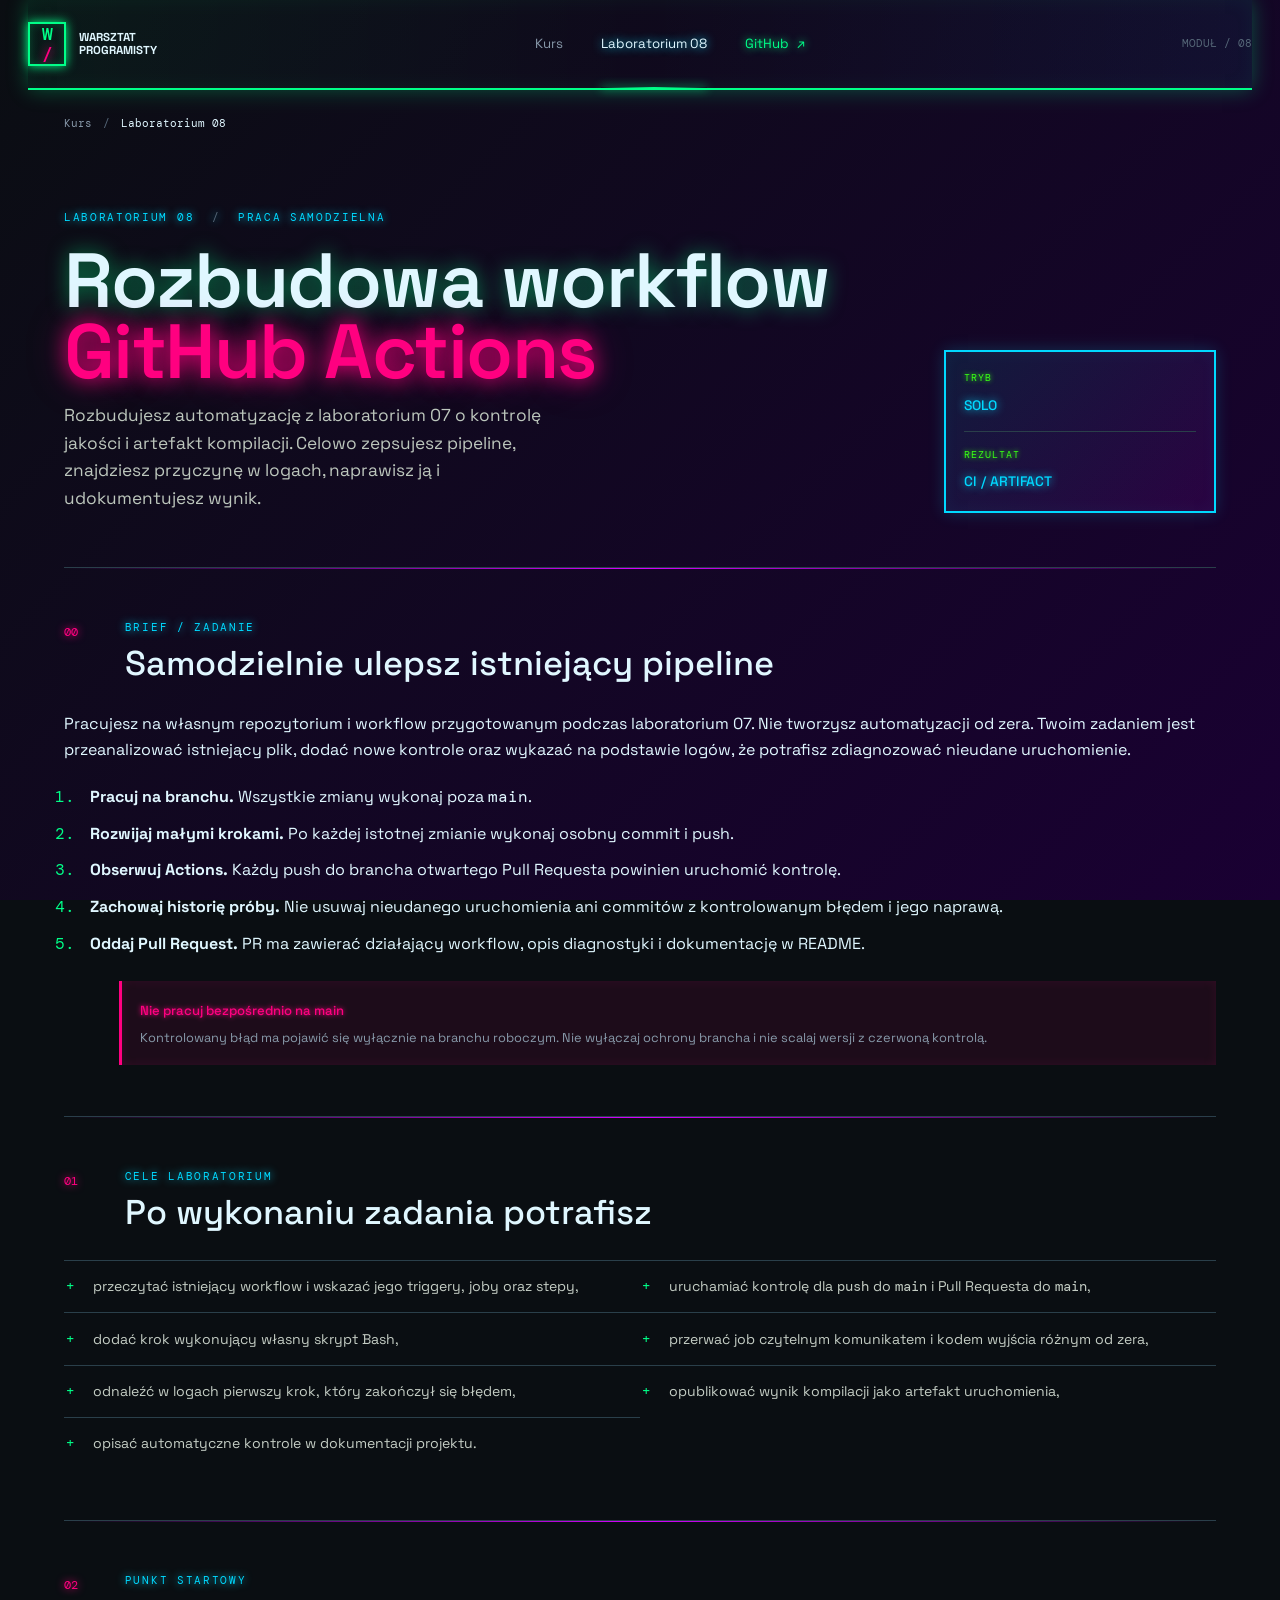
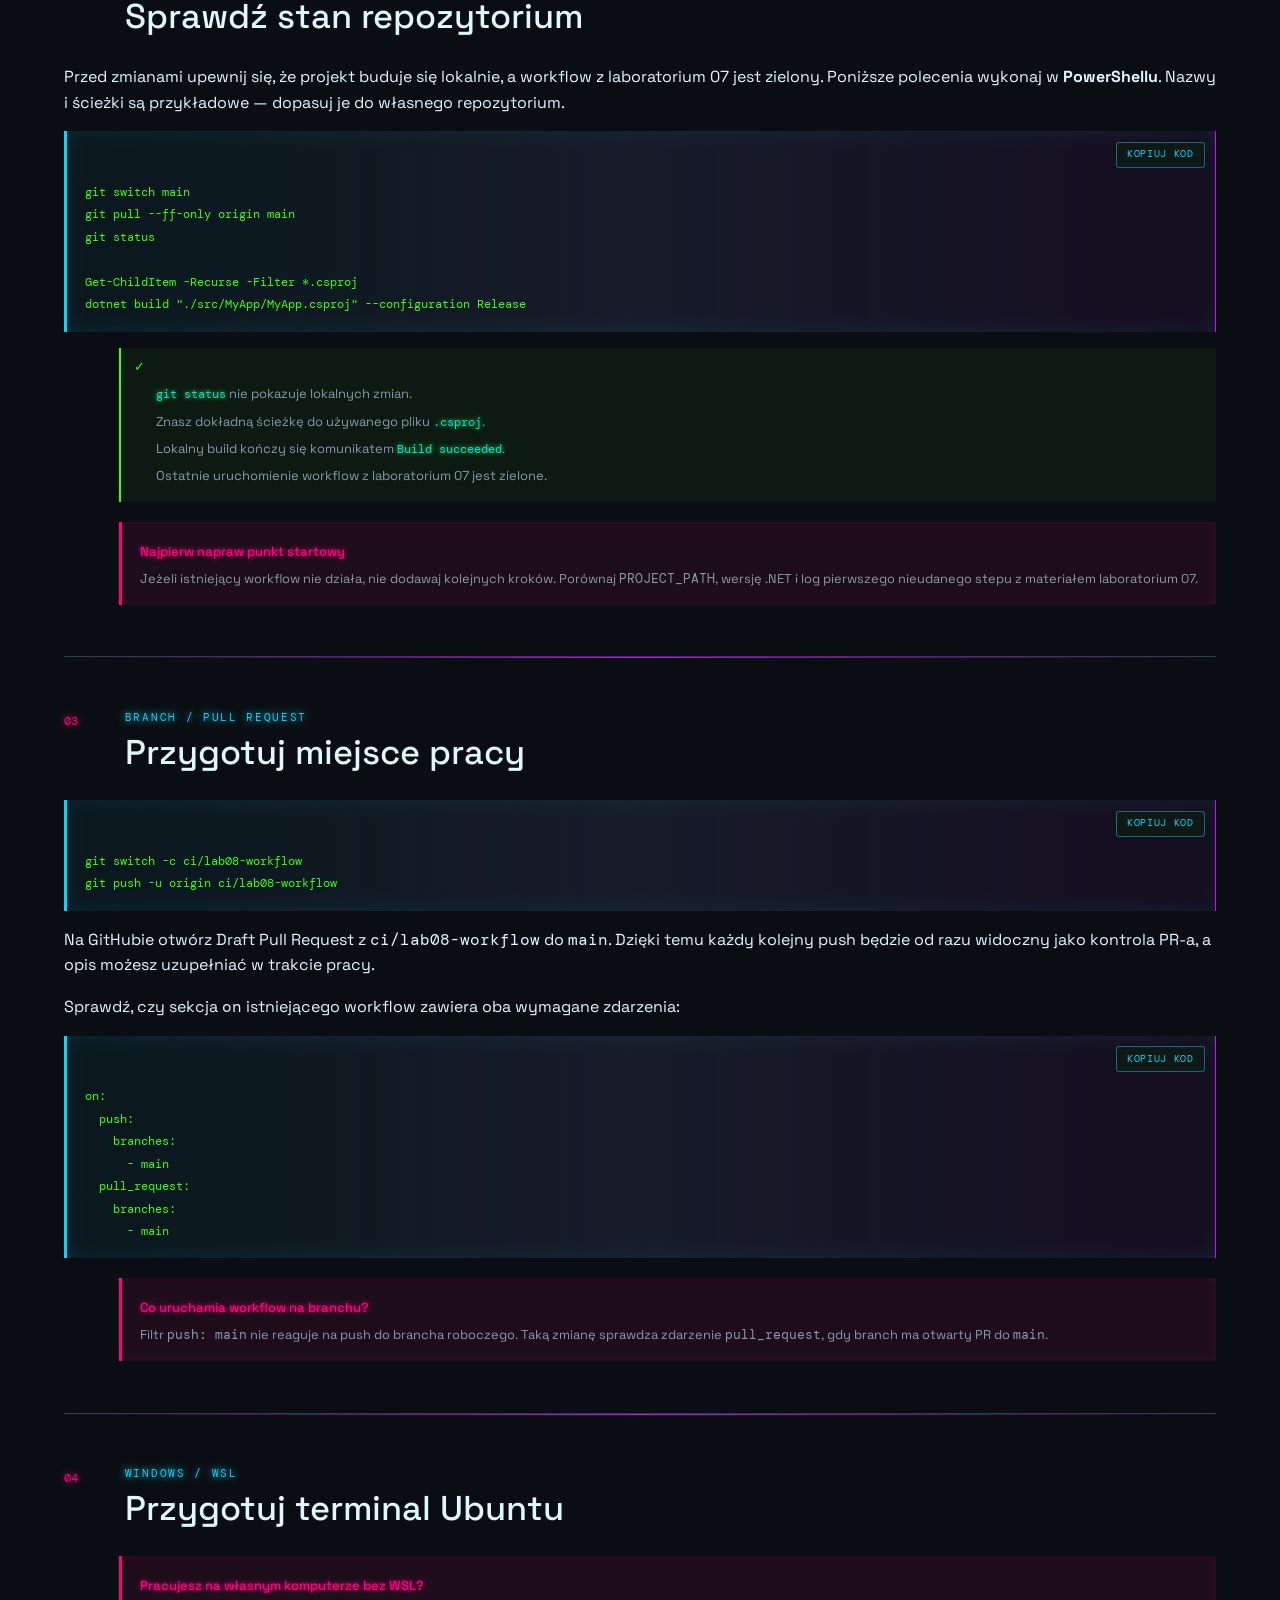
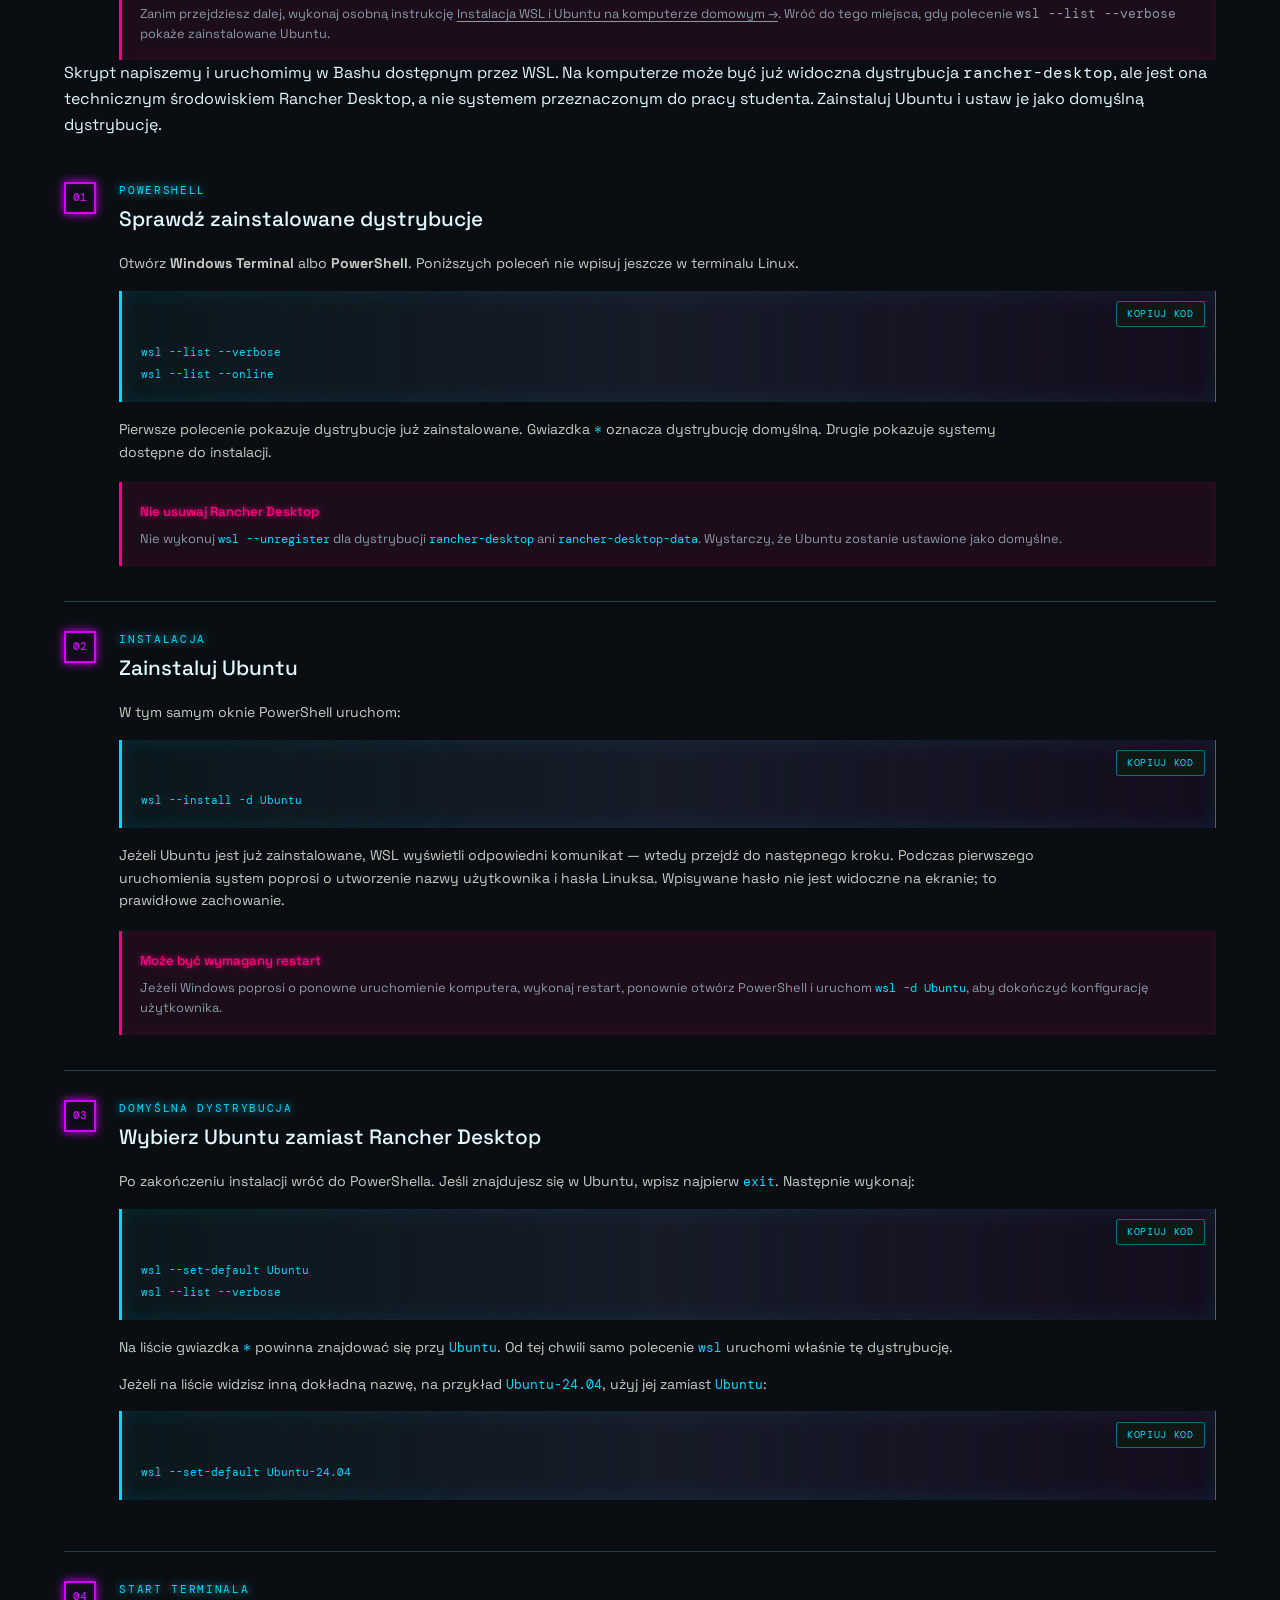
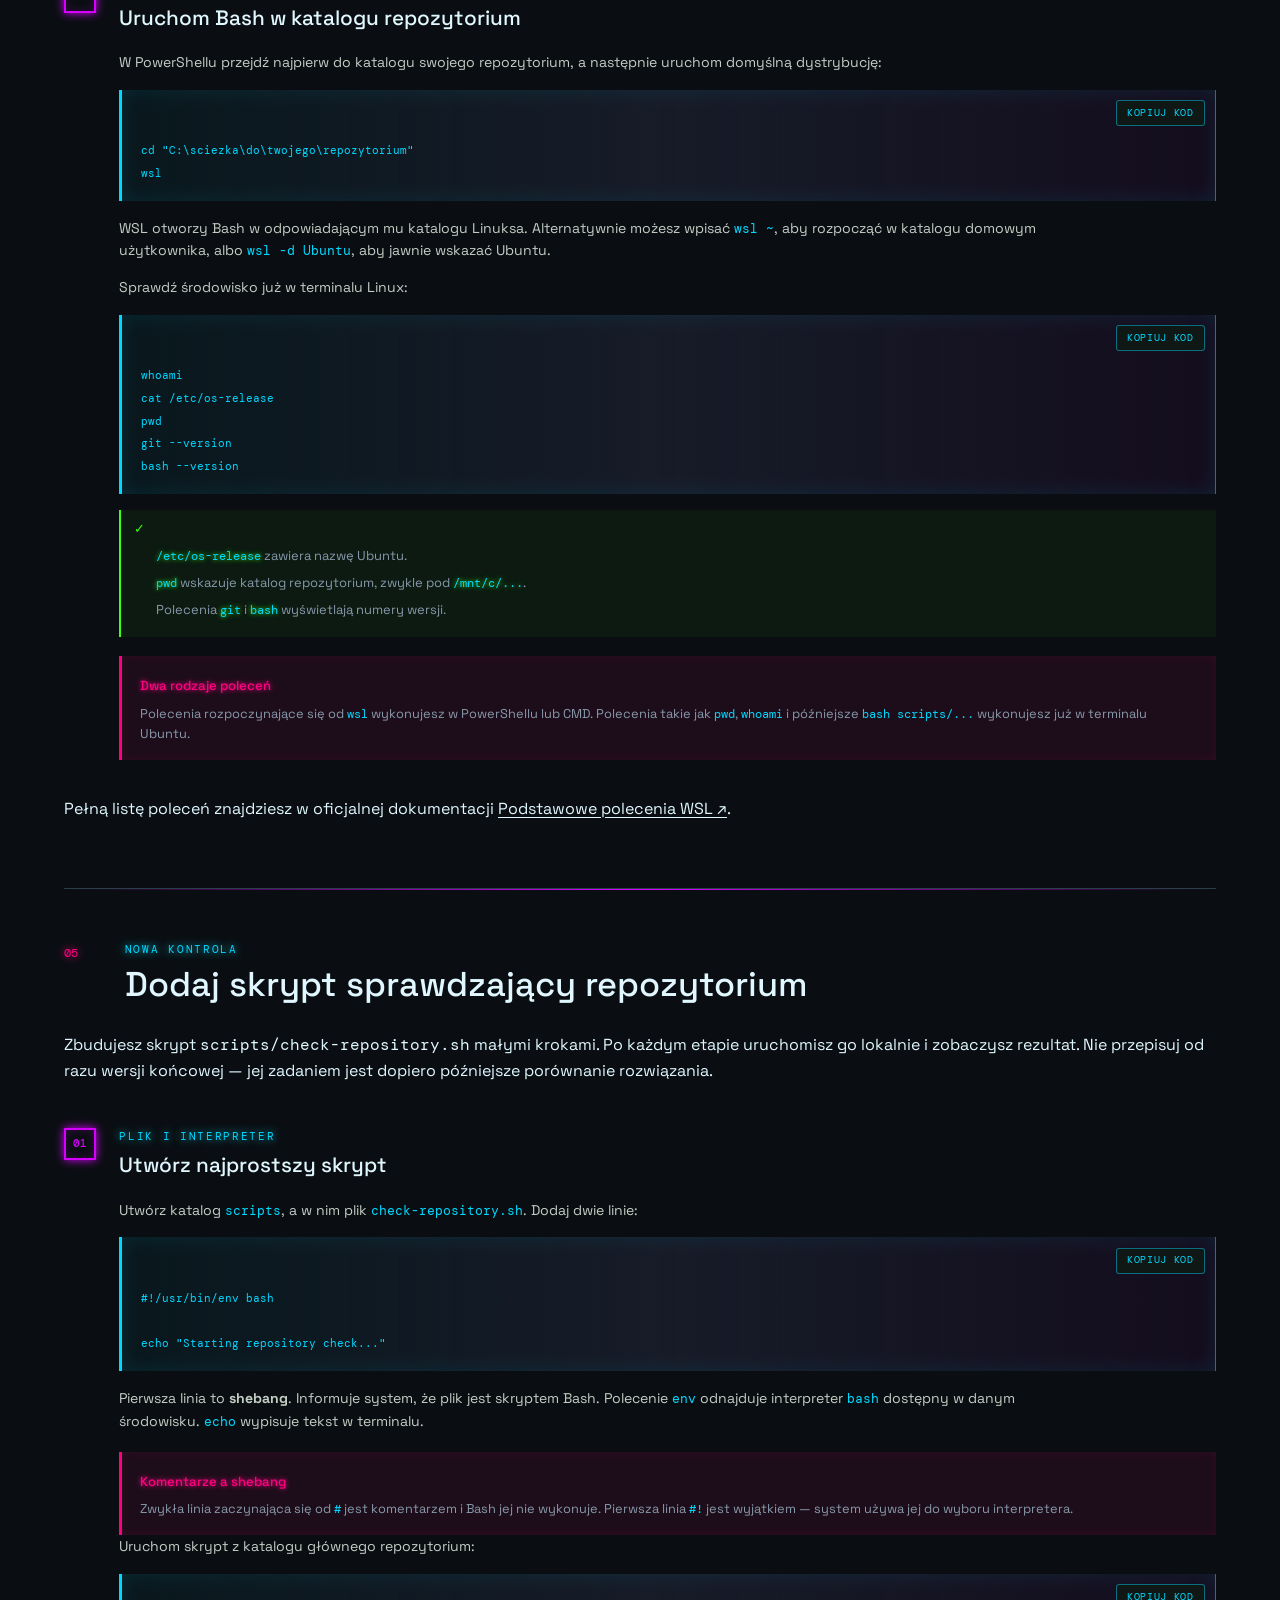
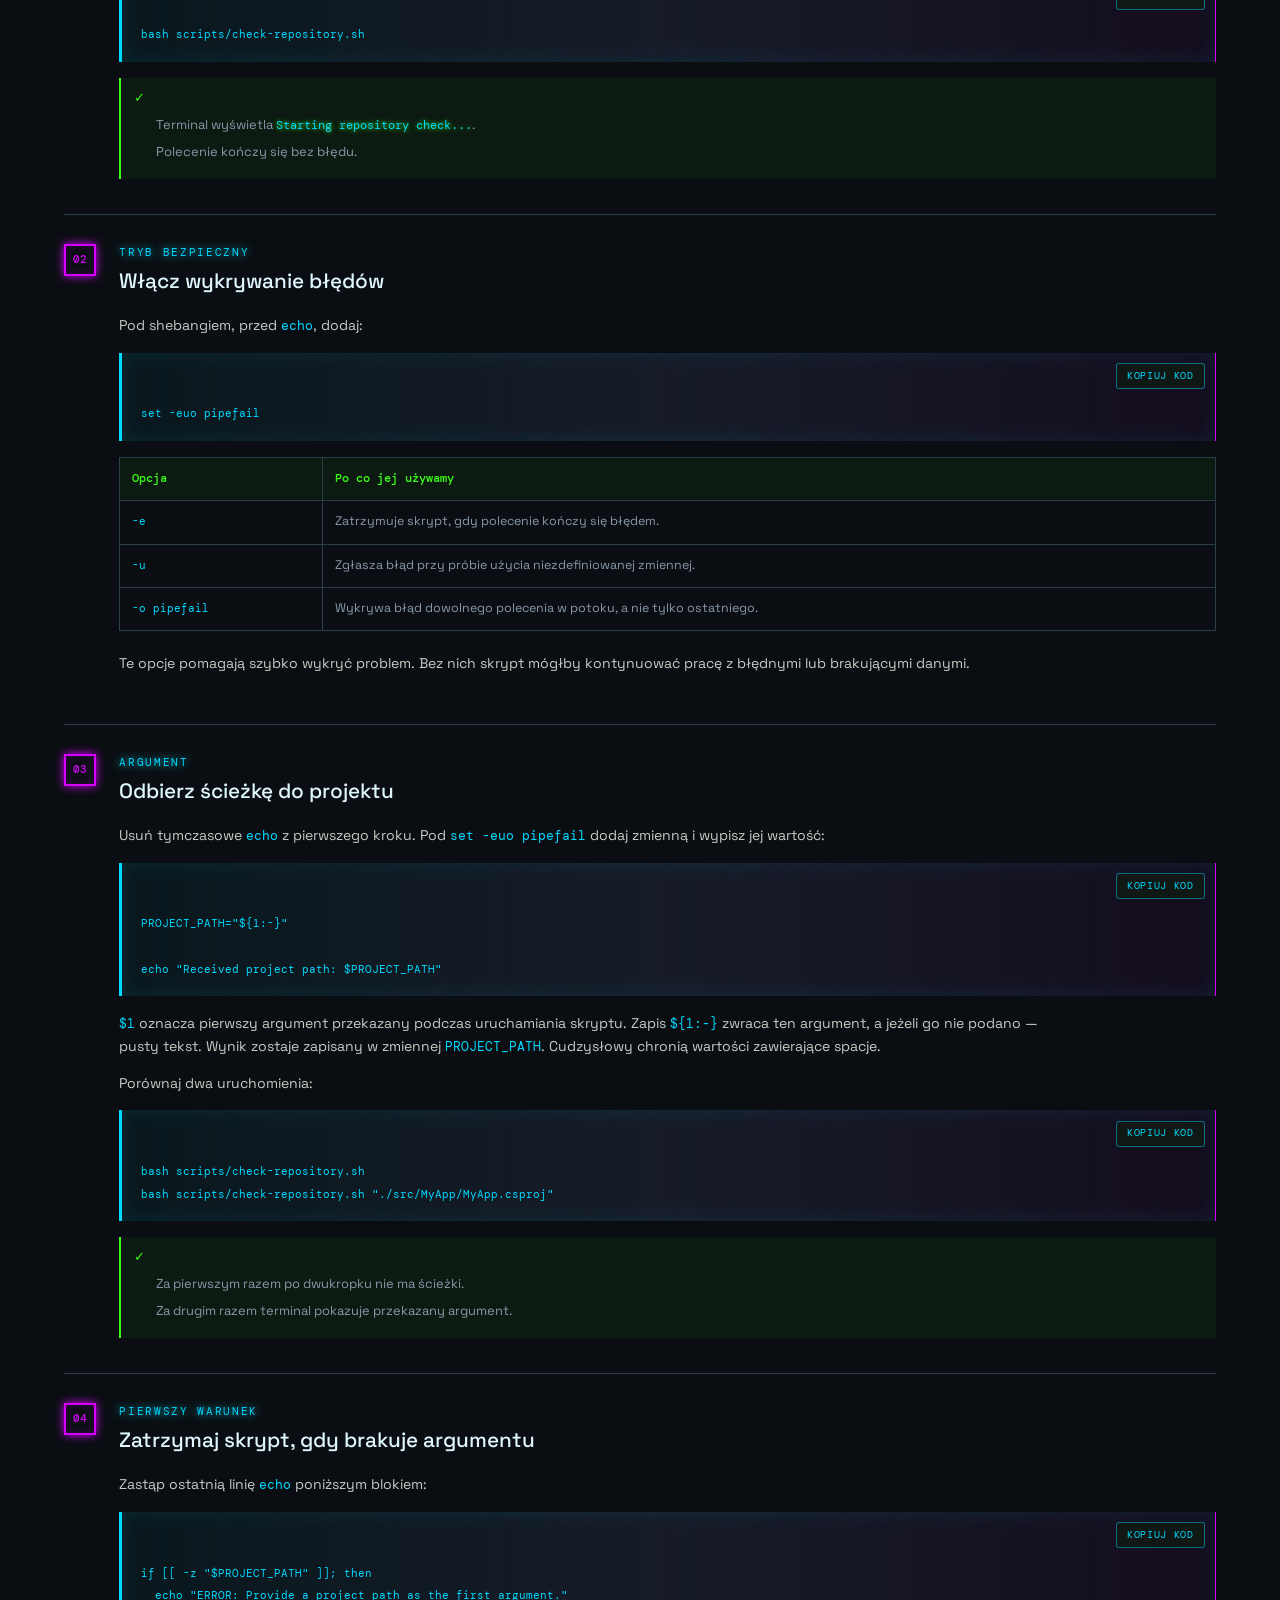
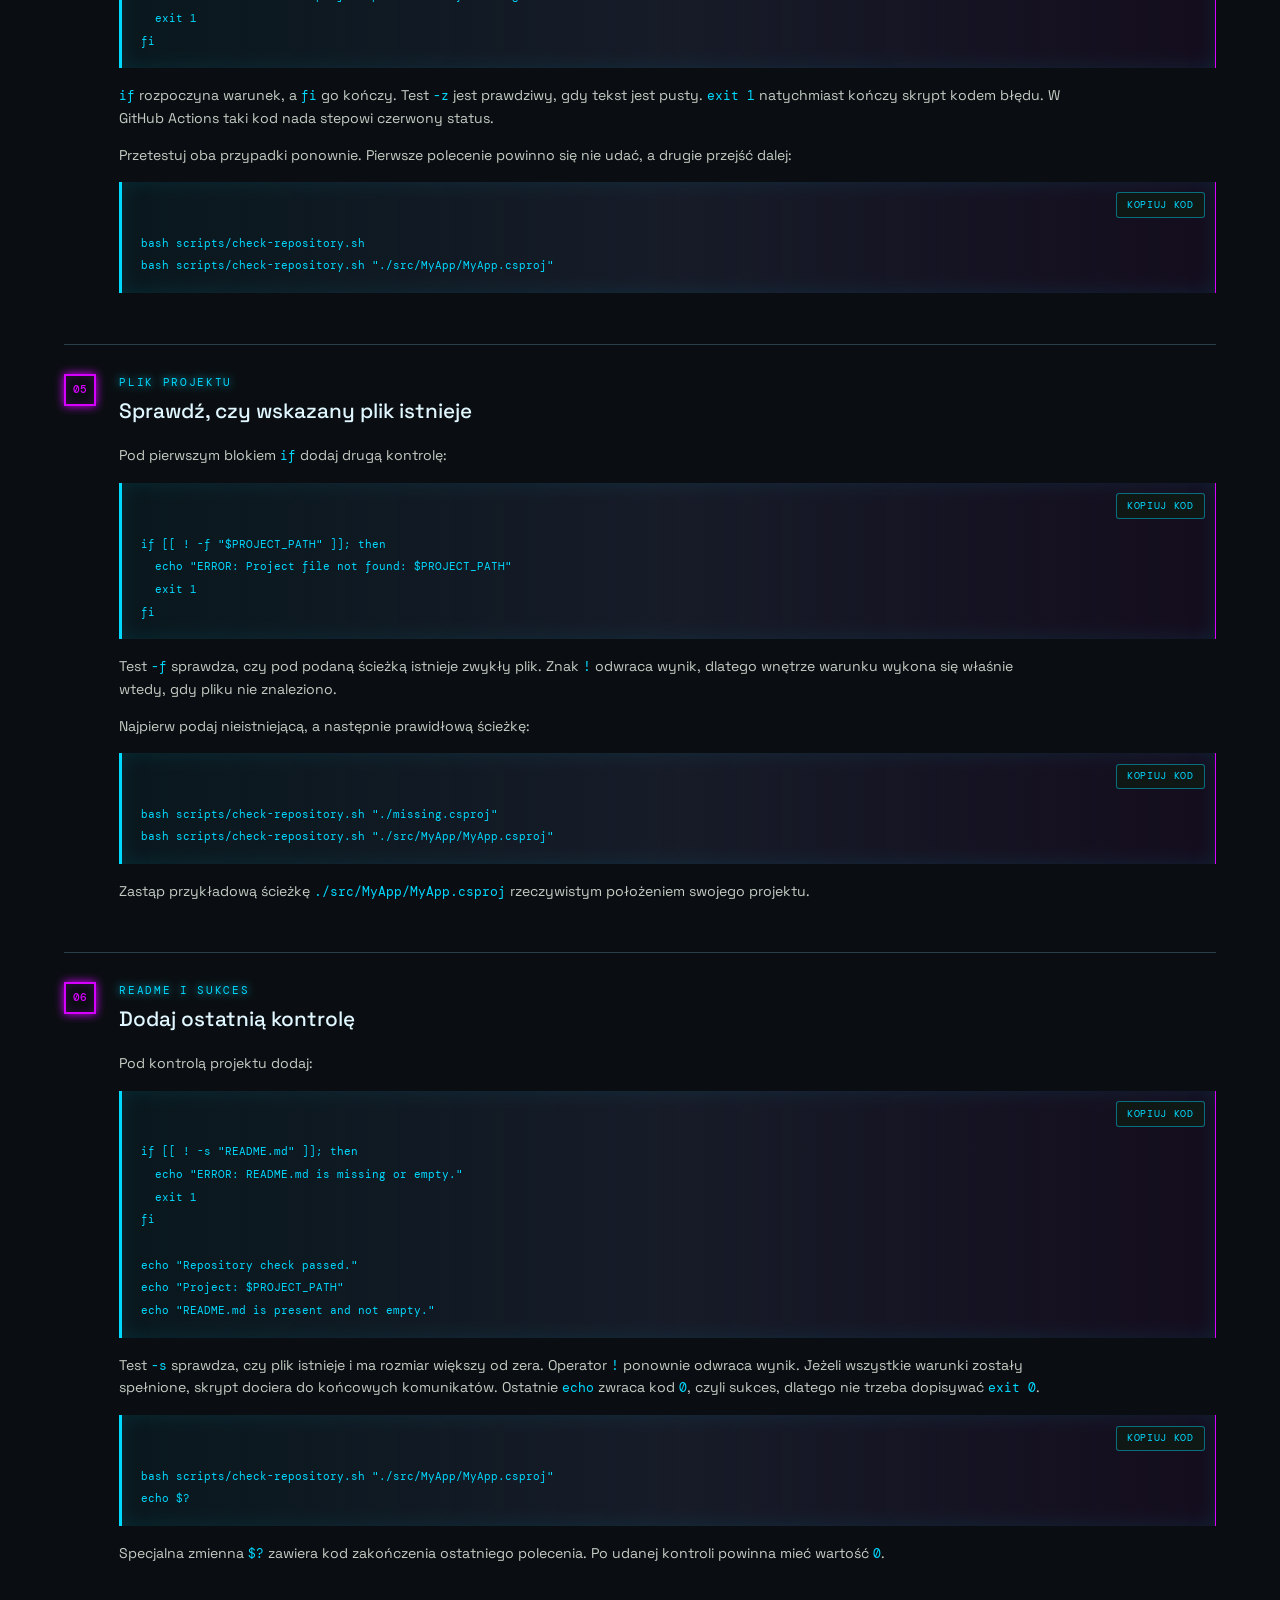
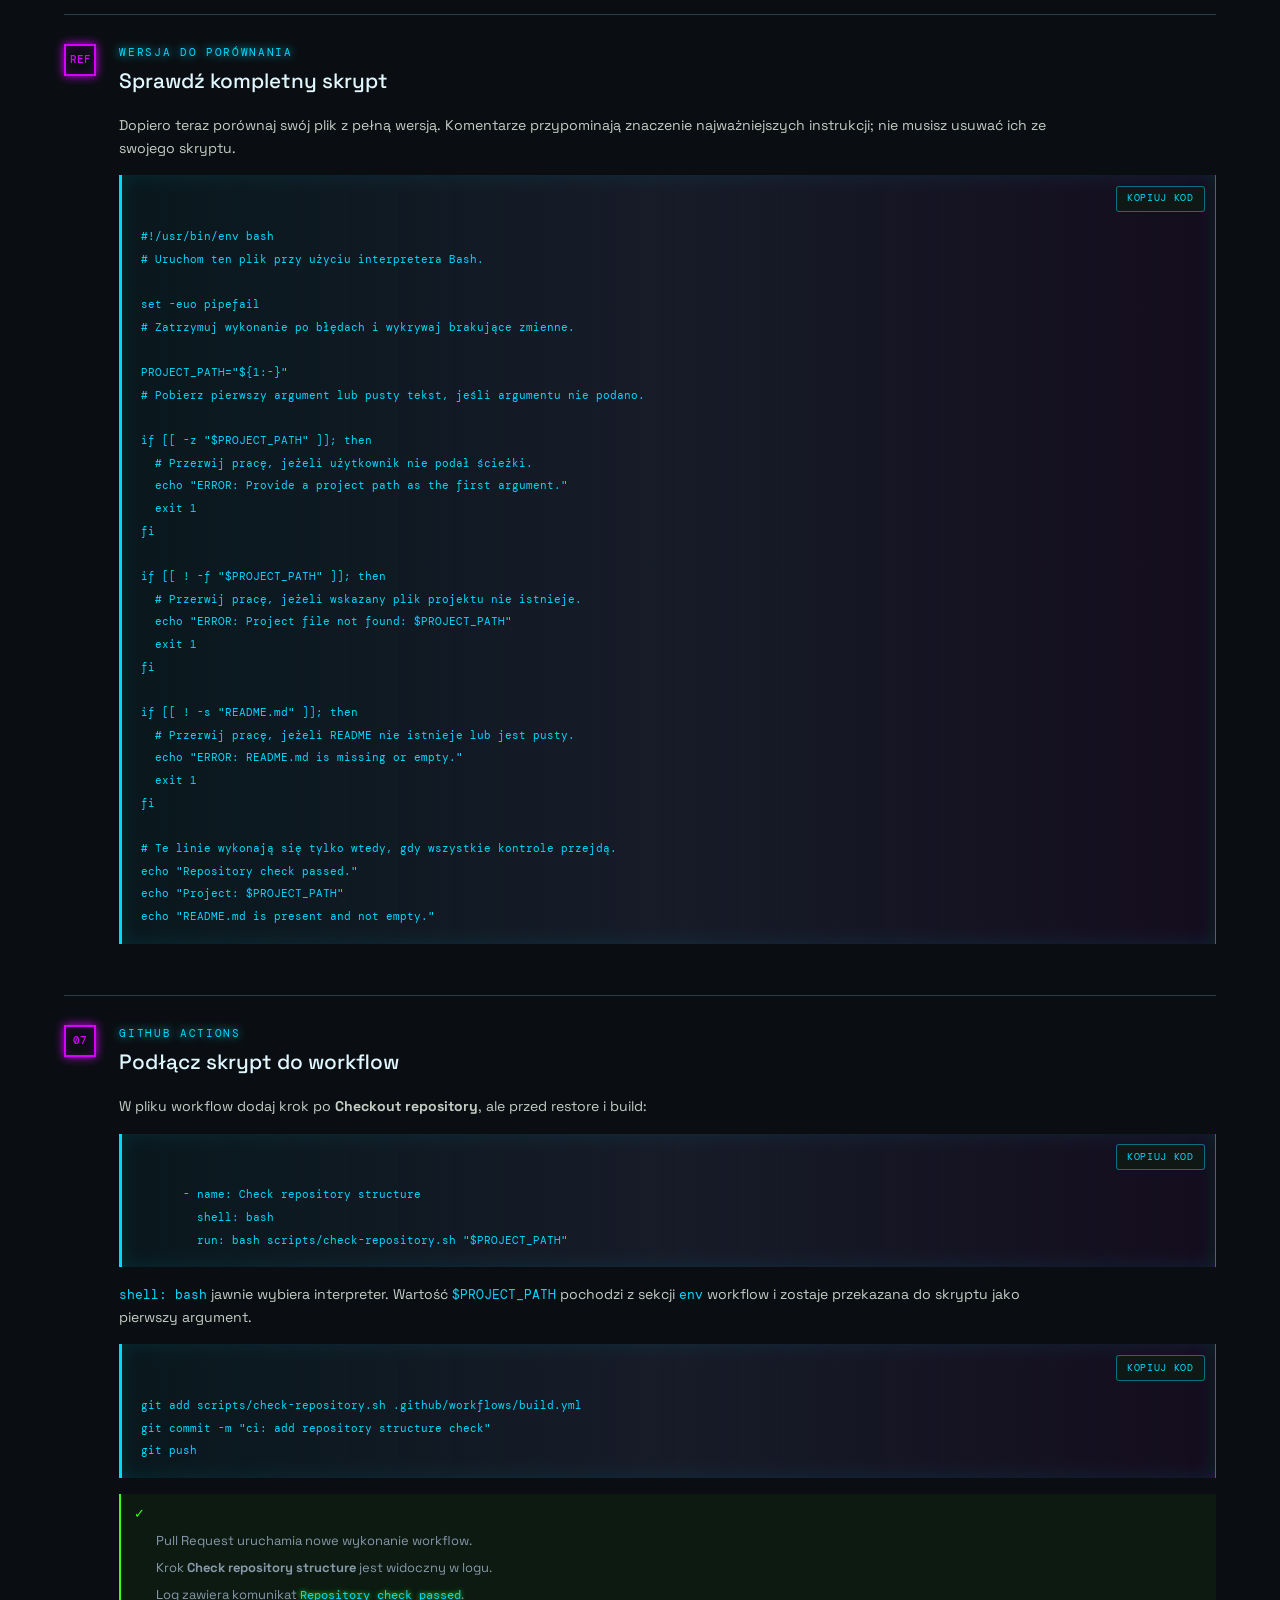
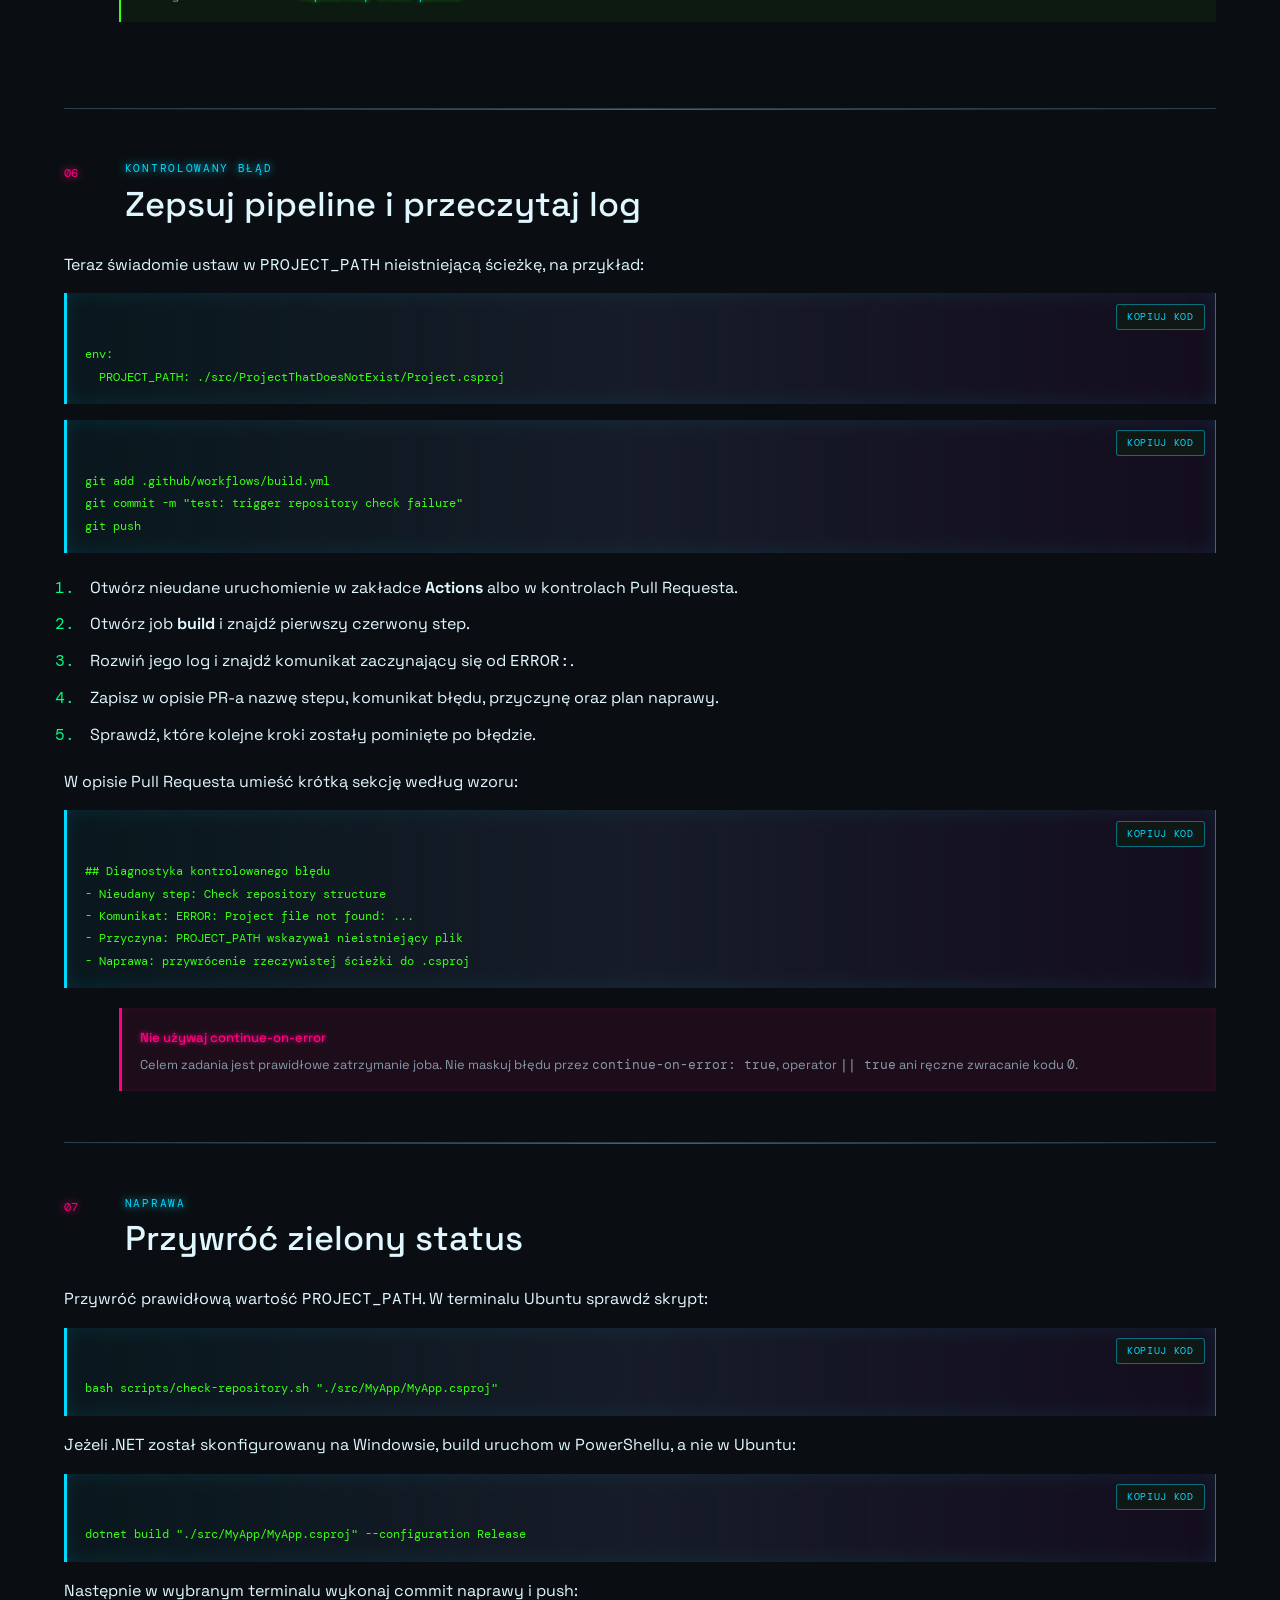
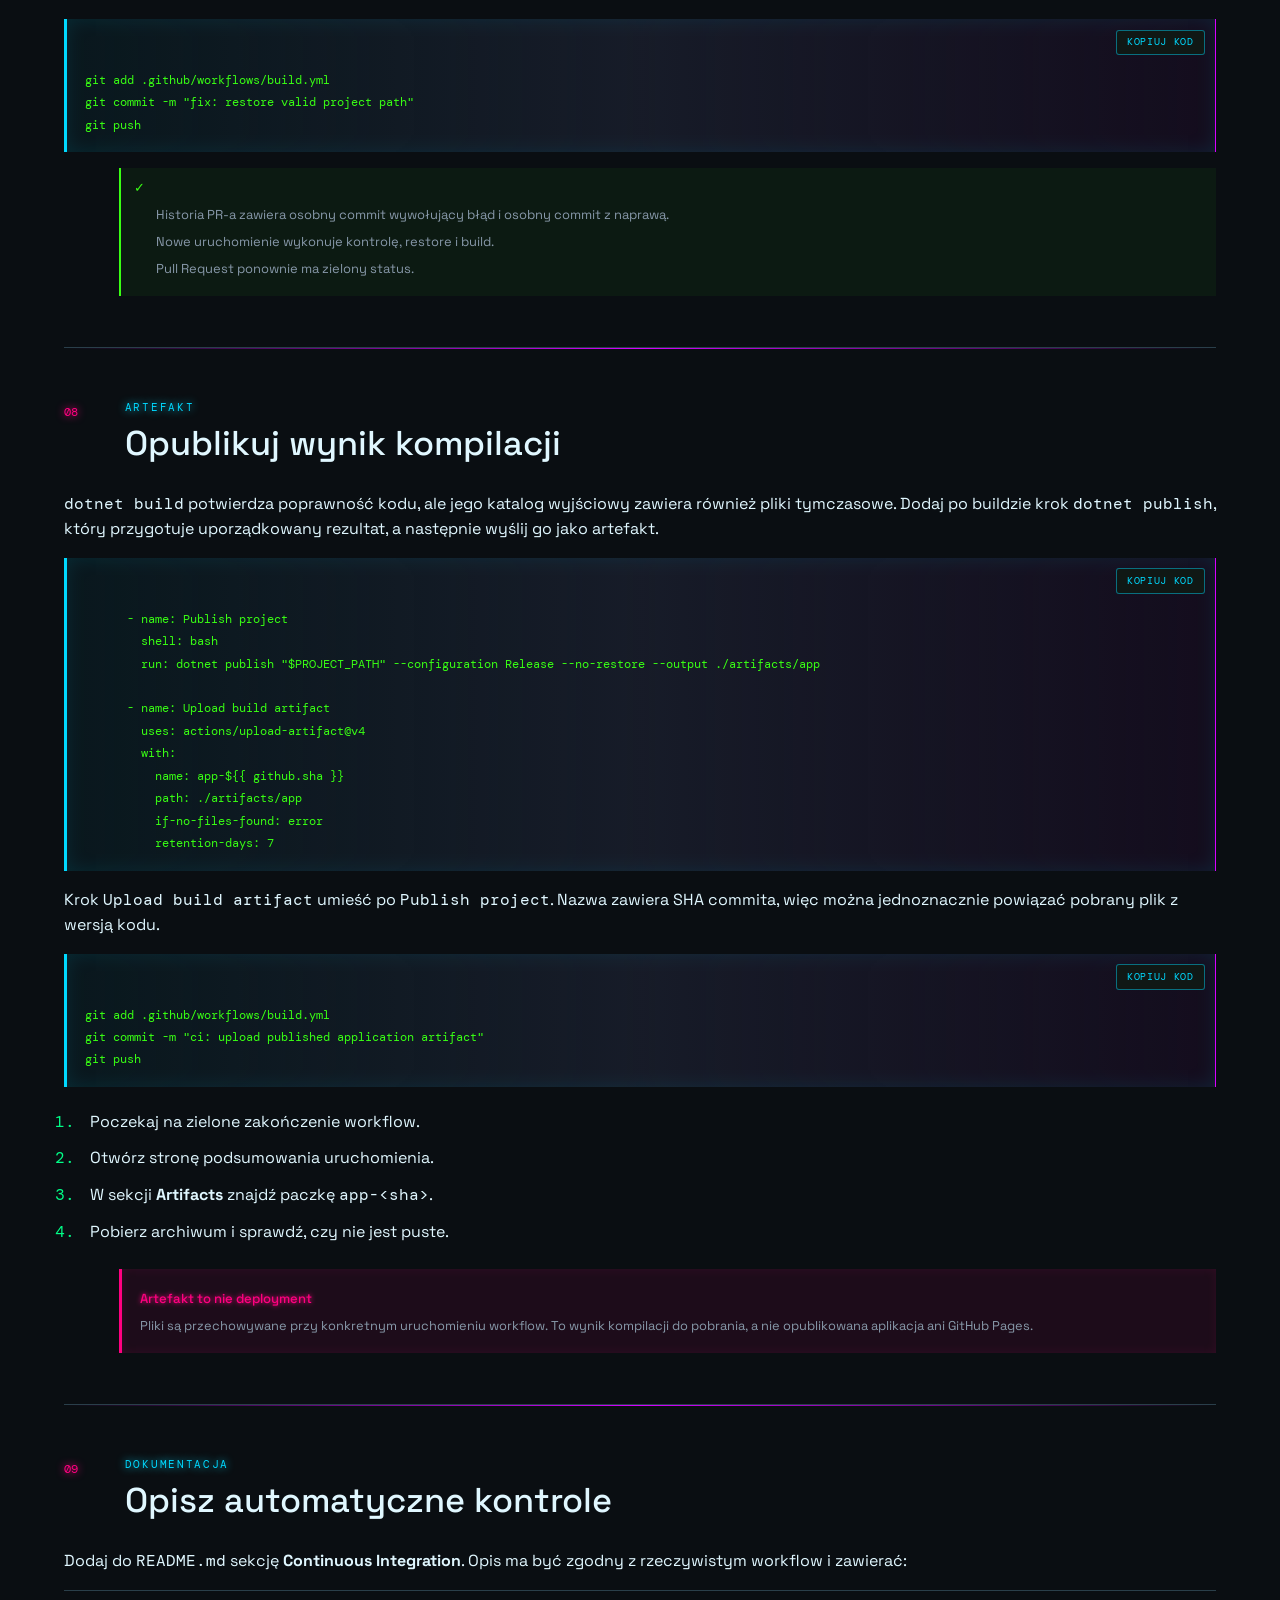
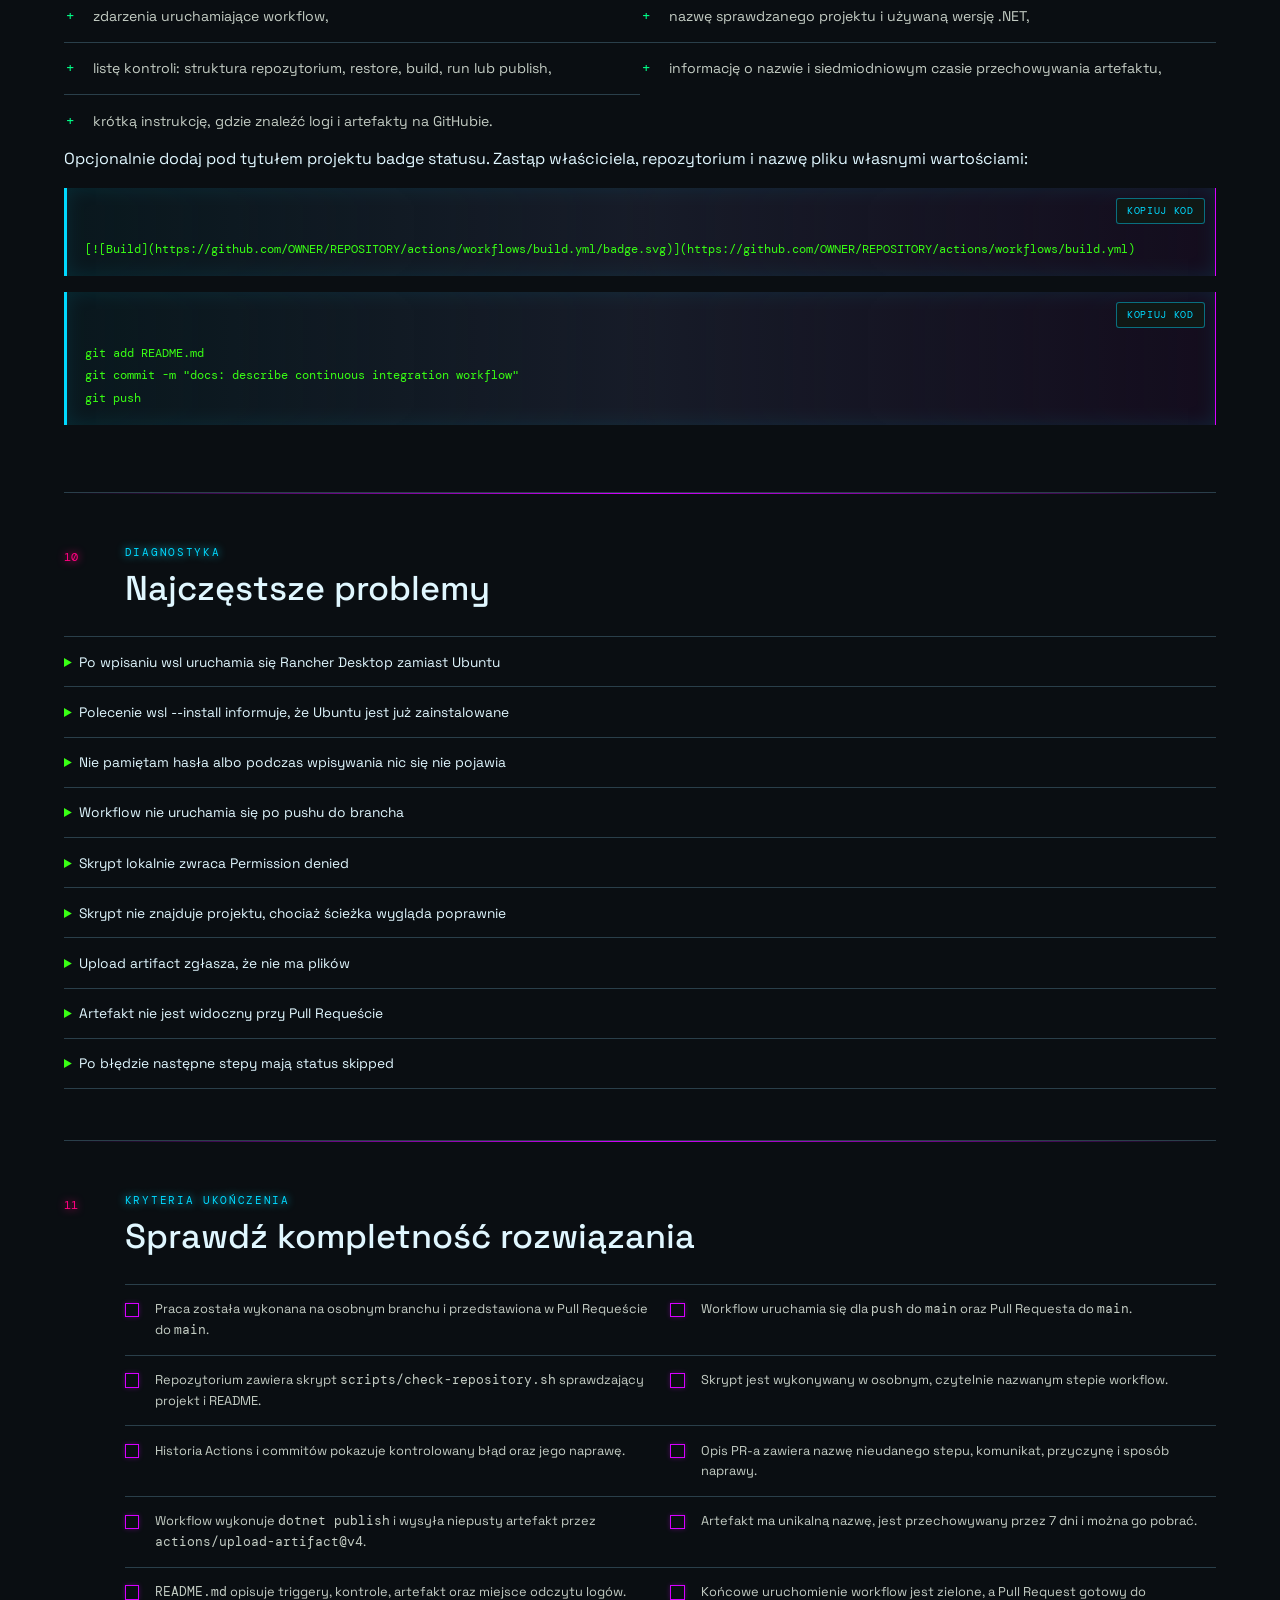
<file: site/laboratoria/lab-08.html>
<!doctype html>
<html lang="pl">
<head>
  <meta charset="utf-8">
  <meta name="viewport" content="width=device-width, initial-scale=1">
  <meta name="theme-color" content="#101815">
  <meta name="description" content="Laboratorium 08: samodzielna rozbudowa workflow GitHub Actions o automatyczne kontrole, diagnostykę błędów i artefakt kompilacji.">
  <title>08. Rozbudowa workflow GitHub Actions | Warsztat Programisty</title>
  <link rel="preconnect" href="https://fonts.googleapis.com">
  <link rel="preconnect" href="https://fonts.gstatic.com" crossorigin>
  <link href="https://fonts.googleapis.com/css2?family=DM+Mono:wght@400;500&amp;family=Space+Grotesk:wght@400;500;600;700&amp;display=swap" rel="stylesheet">
  <link rel="stylesheet" href="../assets/css/styles.css">
  <script src="../assets/js/code-copy.js" defer></script>
</head>
<body>
  <a class="skip-link" href="#main">Przejdź do treści</a>
  <header class="site-header">
    <a class="wordmark" href="../index.html" aria-label="Warsztat Programisty, strona główna"><span class="wordmark-symbol" aria-hidden="true">W<span>/</span></span><span>WARSZTAT<br>PROGRAMISTY</span></a>
    <nav class="site-nav" aria-label="Nawigacja główna">
      <a class="nav-link" href="../index.html">Kurs</a>
      <a class="nav-link is-current" href="lab-08.html" aria-current="page">Laboratorium 08</a>
      <a class="nav-external" href="https://github.com/" target="_blank" rel="noreferrer">GitHub <span aria-hidden="true">↗</span></a>
    </nav>
    <span class="header-code">MODUŁ / 08</span>
  </header>

  <main id="main" class="lab-page">
    <nav class="breadcrumbs" aria-label="Okruszki nawigacyjne"><a href="../index.html">Kurs</a><span aria-hidden="true">/</span><span aria-current="page">Laboratorium 08</span></nav>

    <section class="lab-hero" aria-labelledby="lab-title">
      <div>
        <p class="eyebrow">LABORATORIUM 08 <span class="eyebrow-divider">/</span> PRACA SAMODZIELNA</p>
        <h1 id="lab-title">Rozbudowa workflow<br><span>GitHub Actions</span></h1>
        <p class="intro-lede">Rozbudujesz automatyzację z laboratorium 07 o kontrolę jakości i artefakt kompilacji. Celowo zepsujesz pipeline, znajdziesz przyczynę w logach, naprawisz ją i udokumentujesz wynik.</p>
      </div>
      <aside class="lab-readout" aria-label="Zakres laboratorium"><span class="data-label">TRYB</span><strong>SOLO</strong><span class="readout-rule" aria-hidden="true"></span><span class="data-label">REZULTAT</span><strong>CI / ARTIFACT</strong></aside>
    </section>

    <section class="section-block" aria-labelledby="brief-title">
      <div class="block-heading"><span class="block-number">00</span><div><p class="eyebrow">BRIEF / ZADANIE</p><h2 id="brief-title">Samodzielnie ulepsz istniejący pipeline</h2></div></div>
      <p>Pracujesz na własnym repozytorium i workflow przygotowanym podczas laboratorium 07. Nie tworzysz automatyzacji od zera. Twoim zadaniem jest przeanalizować istniejący plik, dodać nowe kontrole oraz wykazać na podstawie logów, że potrafisz zdiagnozować nieudane uruchomienie.</p>
      <ol class="instruction-list">
        <li><strong>Pracuj na branchu.</strong> Wszystkie zmiany wykonaj poza <code>main</code>.</li>
        <li><strong>Rozwijaj małymi krokami.</strong> Po każdej istotnej zmianie wykonaj osobny commit i push.</li>
        <li><strong>Obserwuj Actions.</strong> Każdy push do brancha otwartego Pull Requesta powinien uruchomić kontrolę.</li>
        <li><strong>Zachowaj historię próby.</strong> Nie usuwaj nieudanego uruchomienia ani commitów z kontrolowanym błędem i jego naprawą.</li>
        <li><strong>Oddaj Pull Request.</strong> PR ma zawierać działający workflow, opis diagnostyki i dokumentację w README.</li>
      </ol>
      <aside class="safety-note"><strong>Nie pracuj bezpośrednio na main</strong><p>Kontrolowany błąd ma pojawić się wyłącznie na branchu roboczym. Nie wyłączaj ochrony brancha i nie scalaj wersji z czerwoną kontrolą.</p></aside>
    </section>

    <section class="section-block" aria-labelledby="goals-title">
      <div class="block-heading"><span class="block-number">01</span><div><p class="eyebrow">CELE LABORATORIUM</p><h2 id="goals-title">Po wykonaniu zadania potrafisz</h2></div></div>
      <ul class="outcome-list">
        <li>przeczytać istniejący workflow i wskazać jego triggery, joby oraz stepy,</li>
        <li>uruchamiać kontrolę dla <code>push</code> do <code>main</code> i Pull Requesta do <code>main</code>,</li>
        <li>dodać krok wykonujący własny skrypt Bash,</li>
        <li>przerwać job czytelnym komunikatem i kodem wyjścia różnym od zera,</li>
        <li>odnaleźć w logach pierwszy krok, który zakończył się błędem,</li>
        <li>opublikować wynik kompilacji jako artefakt uruchomienia,</li>
        <li>opisać automatyczne kontrole w dokumentacji projektu.</li>
      </ul>
    </section>

    <section class="section-block" aria-labelledby="start-title">
      <div class="block-heading"><span class="block-number">02</span><div><p class="eyebrow">PUNKT STARTOWY</p><h2 id="start-title">Sprawdź stan repozytorium</h2></div></div>
      <p>Przed zmianami upewnij się, że projekt buduje się lokalnie, a workflow z laboratorium 07 jest zielony. Poniższe polecenia wykonaj w <strong>PowerShellu</strong>. Nazwy i ścieżki są przykładowe — dopasuj je do własnego repozytorium.</p>
      <pre class="code-block"><code>git switch main
git pull --ff-only origin main
git status

Get-ChildItem -Recurse -Filter *.csproj
dotnet build "./src/MyApp/MyApp.csproj" --configuration Release</code></pre>
      <ul class="expected-result"><span class="result-mark" aria-hidden="true">✓</span><li><code>git status</code> nie pokazuje lokalnych zmian.</li><li>Znasz dokładną ścieżkę do używanego pliku <code>.csproj</code>.</li><li>Lokalny build kończy się komunikatem <code>Build succeeded</code>.</li><li>Ostatnie uruchomienie workflow z laboratorium 07 jest zielone.</li></ul>
      <aside class="safety-note"><strong>Najpierw napraw punkt startowy</strong><p>Jeżeli istniejący workflow nie działa, nie dodawaj kolejnych kroków. Porównaj <code>PROJECT_PATH</code>, wersję .NET i log pierwszego nieudanego stepu z materiałem laboratorium 07.</p></aside>
    </section>

    <section class="section-block" aria-labelledby="branch-title">
      <div class="block-heading"><span class="block-number">03</span><div><p class="eyebrow">BRANCH / PULL REQUEST</p><h2 id="branch-title">Przygotuj miejsce pracy</h2></div></div>
      <pre class="code-block"><code>git switch -c ci/lab08-workflow
git push -u origin ci/lab08-workflow</code></pre>
      <p>Na GitHubie otwórz Draft Pull Request z <code>ci/lab08-workflow</code> do <code>main</code>. Dzięki temu każdy kolejny push będzie od razu widoczny jako kontrola PR-a, a opis możesz uzupełniać w trakcie pracy.</p>
      <p>Sprawdź, czy sekcja <code>on</code> istniejącego workflow zawiera oba wymagane zdarzenia:</p>
      <pre class="code-block"><code>on:
  push:
    branches:
      - main
  pull_request:
    branches:
      - main</code></pre>
      <aside class="safety-note"><strong>Co uruchamia workflow na branchu?</strong><p>Filtr <code>push: main</code> nie reaguje na push do brancha roboczego. Taką zmianę sprawdza zdarzenie <code>pull_request</code>, gdy branch ma otwarty PR do <code>main</code>.</p></aside>
    </section>

    <section class="section-block" aria-labelledby="wsl-title">
      <div class="block-heading"><span class="block-number">04</span><div><p class="eyebrow">WINDOWS / WSL</p><h2 id="wsl-title">Przygotuj terminal Ubuntu</h2></div></div>
      <aside class="safety-note"><strong>Pracujesz na własnym komputerze bez WSL?</strong><p>Zanim przejdziesz dalej, wykonaj osobną instrukcję <a href="../instrukcje/instalacja-wsl.html">Instalacja WSL i Ubuntu na komputerze domowym →</a>. Wróć do tego miejsca, gdy polecenie <code>wsl --list --verbose</code> pokaże zainstalowane Ubuntu.</p></aside>
      <p>Skrypt napiszemy i uruchomimy w Bashu dostępnym przez WSL. Na komputerze może być już widoczna dystrybucja <code>rancher-desktop</code>, ale jest ona technicznym środowiskiem Rancher Desktop, a nie systemem przeznaczonym do pracy studenta. Zainstaluj Ubuntu i ustaw je jako domyślną dystrybucję.</p>

      <article class="lesson-step">
        <div class="step-heading"><span class="step-number">01</span><div><p class="eyebrow">POWERSHELL</p><h3>Sprawdź zainstalowane dystrybucje</h3></div></div>
        <p>Otwórz <strong>Windows Terminal</strong> albo <strong>PowerShell</strong>. Poniższych poleceń nie wpisuj jeszcze w terminalu Linux.</p>
        <pre class="code-block"><code>wsl --list --verbose
wsl --list --online</code></pre>
        <p>Pierwsze polecenie pokazuje dystrybucje już zainstalowane. Gwiazdka <code>*</code> oznacza dystrybucję domyślną. Drugie pokazuje systemy dostępne do instalacji.</p>
        <aside class="safety-note"><strong>Nie usuwaj Rancher Desktop</strong><p>Nie wykonuj <code>wsl --unregister</code> dla dystrybucji <code>rancher-desktop</code> ani <code>rancher-desktop-data</code>. Wystarczy, że Ubuntu zostanie ustawione jako domyślne.</p></aside>
      </article>

      <article class="lesson-step">
        <div class="step-heading"><span class="step-number">02</span><div><p class="eyebrow">INSTALACJA</p><h3>Zainstaluj Ubuntu</h3></div></div>
        <p>W tym samym oknie PowerShell uruchom:</p>
        <pre class="code-block"><code>wsl --install -d Ubuntu</code></pre>
        <p>Jeżeli Ubuntu jest już zainstalowane, WSL wyświetli odpowiedni komunikat — wtedy przejdź do następnego kroku. Podczas pierwszego uruchomienia system poprosi o utworzenie nazwy użytkownika i hasła Linuksa. Wpisywane hasło nie jest widoczne na ekranie; to prawidłowe zachowanie.</p>
        <aside class="safety-note"><strong>Może być wymagany restart</strong><p>Jeżeli Windows poprosi o ponowne uruchomienie komputera, wykonaj restart, ponownie otwórz PowerShell i uruchom <code>wsl -d Ubuntu</code>, aby dokończyć konfigurację użytkownika.</p></aside>
      </article>

      <article class="lesson-step">
        <div class="step-heading"><span class="step-number">03</span><div><p class="eyebrow">DOMYŚLNA DYSTRYBUCJA</p><h3>Wybierz Ubuntu zamiast Rancher Desktop</h3></div></div>
        <p>Po zakończeniu instalacji wróć do PowerShella. Jeśli znajdujesz się w Ubuntu, wpisz najpierw <code>exit</code>. Następnie wykonaj:</p>
        <pre class="code-block"><code>wsl --set-default Ubuntu
wsl --list --verbose</code></pre>
        <p>Na liście gwiazdka <code>*</code> powinna znajdować się przy <code>Ubuntu</code>. Od tej chwili samo polecenie <code>wsl</code> uruchomi właśnie tę dystrybucję.</p>
        <p>Jeżeli na liście widzisz inną dokładną nazwę, na przykład <code>Ubuntu-24.04</code>, użyj jej zamiast <code>Ubuntu</code>:</p>
        <pre class="code-block"><code>wsl --set-default Ubuntu-24.04</code></pre>
      </article>

      <article class="lesson-step">
        <div class="step-heading"><span class="step-number">04</span><div><p class="eyebrow">START TERMINALA</p><h3>Uruchom Bash w katalogu repozytorium</h3></div></div>
        <p>W PowerShellu przejdź najpierw do katalogu swojego repozytorium, a następnie uruchom domyślną dystrybucję:</p>
        <pre class="code-block"><code>cd "C:\sciezka\do\twojego\repozytorium"
wsl</code></pre>
        <p>WSL otworzy Bash w odpowiadającym mu katalogu Linuksa. Alternatywnie możesz wpisać <code>wsl ~</code>, aby rozpocząć w katalogu domowym użytkownika, albo <code>wsl -d Ubuntu</code>, aby jawnie wskazać Ubuntu.</p>
        <p>Sprawdź środowisko już w terminalu Linux:</p>
        <pre class="code-block"><code>whoami
cat /etc/os-release
pwd
git --version
bash --version</code></pre>
        <ul class="expected-result"><span class="result-mark" aria-hidden="true">✓</span><li><code>/etc/os-release</code> zawiera nazwę Ubuntu.</li><li><code>pwd</code> wskazuje katalog repozytorium, zwykle pod <code>/mnt/c/...</code>.</li><li>Polecenia <code>git</code> i <code>bash</code> wyświetlają numery wersji.</li></ul>
        <aside class="safety-note"><strong>Dwa rodzaje poleceń</strong><p>Polecenia rozpoczynające się od <code>wsl</code> wykonujesz w PowerShellu lub CMD. Polecenia takie jak <code>pwd</code>, <code>whoami</code> i późniejsze <code>bash scripts/...</code> wykonujesz już w terminalu Ubuntu.</p></aside>
      </article>

      <p>Pełną listę poleceń znajdziesz w oficjalnej dokumentacji <a href="https://learn.microsoft.com/windows/wsl/basic-commands" target="_blank" rel="noreferrer">Podstawowe polecenia WSL <span aria-hidden="true">↗</span></a>.</p>
    </section>

    <section class="section-block" aria-labelledby="script-title">
      <div class="block-heading"><span class="block-number">05</span><div><p class="eyebrow">NOWA KONTROLA</p><h2 id="script-title">Dodaj skrypt sprawdzający repozytorium</h2></div></div>
      <p>Zbudujesz skrypt <code>scripts/check-repository.sh</code> małymi krokami. Po każdym etapie uruchomisz go lokalnie i zobaczysz rezultat. Nie przepisuj od razu wersji końcowej — jej zadaniem jest dopiero późniejsze porównanie rozwiązania.</p>

      <article class="lesson-step">
        <div class="step-heading"><span class="step-number">01</span><div><p class="eyebrow">PLIK I INTERPRETER</p><h3>Utwórz najprostszy skrypt</h3></div></div>
        <p>Utwórz katalog <code>scripts</code>, a w nim plik <code>check-repository.sh</code>. Dodaj dwie linie:</p>
        <pre class="code-block"><code>#!/usr/bin/env bash

echo "Starting repository check..."</code></pre>
        <p>Pierwsza linia to <strong>shebang</strong>. Informuje system, że plik jest skryptem Bash. Polecenie <code>env</code> odnajduje interpreter <code>bash</code> dostępny w danym środowisku. <code>echo</code> wypisuje tekst w terminalu.</p>
        <aside class="safety-note"><strong>Komentarze a shebang</strong><p>Zwykła linia zaczynająca się od <code>#</code> jest komentarzem i Bash jej nie wykonuje. Pierwsza linia <code>#!</code> jest wyjątkiem — system używa jej do wyboru interpretera.</p></aside>
        <p>Uruchom skrypt z katalogu głównego repozytorium:</p>
        <pre class="code-block"><code>bash scripts/check-repository.sh</code></pre>
        <ul class="expected-result"><span class="result-mark" aria-hidden="true">✓</span><li>Terminal wyświetla <code>Starting repository check...</code>.</li><li>Polecenie kończy się bez błędu.</li></ul>
      </article>

      <article class="lesson-step">
        <div class="step-heading"><span class="step-number">02</span><div><p class="eyebrow">TRYB BEZPIECZNY</p><h3>Włącz wykrywanie błędów</h3></div></div>
        <p>Pod shebangiem, przed <code>echo</code>, dodaj:</p>
        <pre class="code-block"><code>set -euo pipefail</code></pre>
        <div class="info-table-wrap"><table class="info-table"><thead><tr><th>Opcja</th><th>Po co jej używamy</th></tr></thead><tbody>
          <tr><td><code>-e</code></td><td>Zatrzymuje skrypt, gdy polecenie kończy się błędem.</td></tr>
          <tr><td><code>-u</code></td><td>Zgłasza błąd przy próbie użycia niezdefiniowanej zmiennej.</td></tr>
          <tr><td><code>-o pipefail</code></td><td>Wykrywa błąd dowolnego polecenia w potoku, a nie tylko ostatniego.</td></tr>
        </tbody></table></div>
        <p>Te opcje pomagają szybko wykryć problem. Bez nich skrypt mógłby kontynuować pracę z błędnymi lub brakującymi danymi.</p>
      </article>

      <article class="lesson-step">
        <div class="step-heading"><span class="step-number">03</span><div><p class="eyebrow">ARGUMENT</p><h3>Odbierz ścieżkę do projektu</h3></div></div>
        <p>Usuń tymczasowe <code>echo</code> z pierwszego kroku. Pod <code>set -euo pipefail</code> dodaj zmienną i wypisz jej wartość:</p>
        <pre class="code-block"><code>PROJECT_PATH="${1:-}"

echo "Received project path: $PROJECT_PATH"</code></pre>
        <p><code>$1</code> oznacza pierwszy argument przekazany podczas uruchamiania skryptu. Zapis <code>${1:-}</code> zwraca ten argument, a jeżeli go nie podano — pusty tekst. Wynik zostaje zapisany w zmiennej <code>PROJECT_PATH</code>. Cudzysłowy chronią wartości zawierające spacje.</p>
        <p>Porównaj dwa uruchomienia:</p>
        <pre class="code-block"><code>bash scripts/check-repository.sh
bash scripts/check-repository.sh "./src/MyApp/MyApp.csproj"</code></pre>
        <ul class="expected-result"><span class="result-mark" aria-hidden="true">✓</span><li>Za pierwszym razem po dwukropku nie ma ścieżki.</li><li>Za drugim razem terminal pokazuje przekazany argument.</li></ul>
      </article>

      <article class="lesson-step">
        <div class="step-heading"><span class="step-number">04</span><div><p class="eyebrow">PIERWSZY WARUNEK</p><h3>Zatrzymaj skrypt, gdy brakuje argumentu</h3></div></div>
        <p>Zastąp ostatnią linię <code>echo</code> poniższym blokiem:</p>
        <pre class="code-block"><code>if [[ -z "$PROJECT_PATH" ]]; then
  echo "ERROR: Provide a project path as the first argument."
  exit 1
fi</code></pre>
        <p><code>if</code> rozpoczyna warunek, a <code>fi</code> go kończy. Test <code>-z</code> jest prawdziwy, gdy tekst jest pusty. <code>exit 1</code> natychmiast kończy skrypt kodem błędu. W GitHub Actions taki kod nada stepowi czerwony status.</p>
        <p>Przetestuj oba przypadki ponownie. Pierwsze polecenie powinno się nie udać, a drugie przejść dalej:</p>
        <pre class="code-block"><code>bash scripts/check-repository.sh
bash scripts/check-repository.sh "./src/MyApp/MyApp.csproj"</code></pre>
      </article>

      <article class="lesson-step">
        <div class="step-heading"><span class="step-number">05</span><div><p class="eyebrow">PLIK PROJEKTU</p><h3>Sprawdź, czy wskazany plik istnieje</h3></div></div>
        <p>Pod pierwszym blokiem <code>if</code> dodaj drugą kontrolę:</p>
        <pre class="code-block"><code>if [[ ! -f "$PROJECT_PATH" ]]; then
  echo "ERROR: Project file not found: $PROJECT_PATH"
  exit 1
fi</code></pre>
        <p>Test <code>-f</code> sprawdza, czy pod podaną ścieżką istnieje zwykły plik. Znak <code>!</code> odwraca wynik, dlatego wnętrze warunku wykona się właśnie wtedy, gdy pliku nie znaleziono.</p>
        <p>Najpierw podaj nieistniejącą, a następnie prawidłową ścieżkę:</p>
        <pre class="code-block"><code>bash scripts/check-repository.sh "./missing.csproj"
bash scripts/check-repository.sh "./src/MyApp/MyApp.csproj"</code></pre>
        <p>Zastąp przykładową ścieżkę <code>./src/MyApp/MyApp.csproj</code> rzeczywistym położeniem swojego projektu.</p>
      </article>

      <article class="lesson-step">
        <div class="step-heading"><span class="step-number">06</span><div><p class="eyebrow">README I SUKCES</p><h3>Dodaj ostatnią kontrolę</h3></div></div>
        <p>Pod kontrolą projektu dodaj:</p>
        <pre class="code-block"><code>if [[ ! -s "README.md" ]]; then
  echo "ERROR: README.md is missing or empty."
  exit 1
fi

echo "Repository check passed."
echo "Project: $PROJECT_PATH"
echo "README.md is present and not empty."</code></pre>
        <p>Test <code>-s</code> sprawdza, czy plik istnieje i ma rozmiar większy od zera. Operator <code>!</code> ponownie odwraca wynik. Jeżeli wszystkie warunki zostały spełnione, skrypt dociera do końcowych komunikatów. Ostatnie <code>echo</code> zwraca kod <code>0</code>, czyli sukces, dlatego nie trzeba dopisywać <code>exit 0</code>.</p>
        <pre class="code-block"><code>bash scripts/check-repository.sh "./src/MyApp/MyApp.csproj"
echo $?</code></pre>
        <p>Specjalna zmienna <code>$?</code> zawiera kod zakończenia ostatniego polecenia. Po udanej kontroli powinna mieć wartość <code>0</code>.</p>
      </article>

      <article class="lesson-step">
        <div class="step-heading"><span class="step-number">REF</span><div><p class="eyebrow">WERSJA DO PORÓWNANIA</p><h3>Sprawdź kompletny skrypt</h3></div></div>
        <p>Dopiero teraz porównaj swój plik z pełną wersją. Komentarze przypominają znaczenie najważniejszych instrukcji; nie musisz usuwać ich ze swojego skryptu.</p>
        <pre class="code-block"><code>#!/usr/bin/env bash
# Uruchom ten plik przy użyciu interpretera Bash.

set -euo pipefail
# Zatrzymuj wykonanie po błędach i wykrywaj brakujące zmienne.

PROJECT_PATH="${1:-}"
# Pobierz pierwszy argument lub pusty tekst, jeśli argumentu nie podano.

if [[ -z "$PROJECT_PATH" ]]; then
  # Przerwij pracę, jeżeli użytkownik nie podał ścieżki.
  echo "ERROR: Provide a project path as the first argument."
  exit 1
fi

if [[ ! -f "$PROJECT_PATH" ]]; then
  # Przerwij pracę, jeżeli wskazany plik projektu nie istnieje.
  echo "ERROR: Project file not found: $PROJECT_PATH"
  exit 1
fi

if [[ ! -s "README.md" ]]; then
  # Przerwij pracę, jeżeli README nie istnieje lub jest pusty.
  echo "ERROR: README.md is missing or empty."
  exit 1
fi

# Te linie wykonają się tylko wtedy, gdy wszystkie kontrole przejdą.
echo "Repository check passed."
echo "Project: $PROJECT_PATH"
echo "README.md is present and not empty."</code></pre>
      </article>

      <article class="lesson-step">
        <div class="step-heading"><span class="step-number">07</span><div><p class="eyebrow">GITHUB ACTIONS</p><h3>Podłącz skrypt do workflow</h3></div></div>
        <p>W pliku workflow dodaj krok po <strong>Checkout repository</strong>, ale przed restore i build:</p>
        <pre class="code-block"><code>      - name: Check repository structure
        shell: bash
        run: bash scripts/check-repository.sh "$PROJECT_PATH"</code></pre>
        <p><code>shell: bash</code> jawnie wybiera interpreter. Wartość <code>$PROJECT_PATH</code> pochodzi z sekcji <code>env</code> workflow i zostaje przekazana do skryptu jako pierwszy argument.</p>
        <pre class="code-block"><code>git add scripts/check-repository.sh .github/workflows/build.yml
git commit -m "ci: add repository structure check"
git push</code></pre>
        <ul class="expected-result"><span class="result-mark" aria-hidden="true">✓</span><li>Pull Request uruchamia nowe wykonanie workflow.</li><li>Krok <strong>Check repository structure</strong> jest widoczny w logu.</li><li>Log zawiera komunikat <code>Repository check passed</code>.</li></ul>
      </article>
    </section>

    <section class="section-block" aria-labelledby="failure-title">
      <div class="block-heading"><span class="block-number">06</span><div><p class="eyebrow">KONTROLOWANY BŁĄD</p><h2 id="failure-title">Zepsuj pipeline i przeczytaj log</h2></div></div>
      <p>Teraz świadomie ustaw w <code>PROJECT_PATH</code> nieistniejącą ścieżkę, na przykład:</p>
      <pre class="code-block"><code>env:
  PROJECT_PATH: ./src/ProjectThatDoesNotExist/Project.csproj</code></pre>
      <pre class="code-block"><code>git add .github/workflows/build.yml
git commit -m "test: trigger repository check failure"
git push</code></pre>
      <ol class="instruction-list">
        <li>Otwórz nieudane uruchomienie w zakładce <strong>Actions</strong> albo w kontrolach Pull Requesta.</li>
        <li>Otwórz job <strong>build</strong> i znajdź pierwszy czerwony step.</li>
        <li>Rozwiń jego log i znajdź komunikat zaczynający się od <code>ERROR:</code>.</li>
        <li>Zapisz w opisie PR-a nazwę stepu, komunikat błędu, przyczynę oraz plan naprawy.</li>
        <li>Sprawdź, które kolejne kroki zostały pominięte po błędzie.</li>
      </ol>
      <p>W opisie Pull Requesta umieść krótką sekcję według wzoru:</p>
      <pre class="code-block"><code>## Diagnostyka kontrolowanego błędu
- Nieudany step: Check repository structure
- Komunikat: ERROR: Project file not found: ...
- Przyczyna: PROJECT_PATH wskazywał nieistniejący plik
- Naprawa: przywrócenie rzeczywistej ścieżki do .csproj</code></pre>
      <aside class="safety-note"><strong>Nie używaj continue-on-error</strong><p>Celem zadania jest prawidłowe zatrzymanie joba. Nie maskuj błędu przez <code>continue-on-error: true</code>, operator <code>|| true</code> ani ręczne zwracanie kodu <code>0</code>.</p></aside>
    </section>

    <section class="section-block" aria-labelledby="repair-title">
      <div class="block-heading"><span class="block-number">07</span><div><p class="eyebrow">NAPRAWA</p><h2 id="repair-title">Przywróć zielony status</h2></div></div>
      <p>Przywróć prawidłową wartość <code>PROJECT_PATH</code>. W terminalu Ubuntu sprawdź skrypt:</p>
      <pre class="code-block"><code>bash scripts/check-repository.sh "./src/MyApp/MyApp.csproj"</code></pre>
      <p>Jeżeli .NET został skonfigurowany na Windowsie, build uruchom w PowerShellu, a nie w Ubuntu:</p>
      <pre class="code-block"><code>dotnet build "./src/MyApp/MyApp.csproj" --configuration Release</code></pre>
      <p>Następnie w wybranym terminalu wykonaj commit naprawy i push:</p>
      <pre class="code-block"><code>git add .github/workflows/build.yml
git commit -m "fix: restore valid project path"
git push</code></pre>
      <ul class="expected-result"><span class="result-mark" aria-hidden="true">✓</span><li>Historia PR-a zawiera osobny commit wywołujący błąd i osobny commit z naprawą.</li><li>Nowe uruchomienie wykonuje kontrolę, restore i build.</li><li>Pull Request ponownie ma zielony status.</li></ul>
    </section>

    <section class="section-block" aria-labelledby="artifact-title">
      <div class="block-heading"><span class="block-number">08</span><div><p class="eyebrow">ARTEFAKT</p><h2 id="artifact-title">Opublikuj wynik kompilacji</h2></div></div>
      <p><code>dotnet build</code> potwierdza poprawność kodu, ale jego katalog wyjściowy zawiera również pliki tymczasowe. Dodaj po buildzie krok <code>dotnet publish</code>, który przygotuje uporządkowany rezultat, a następnie wyślij go jako artefakt.</p>
      <pre class="code-block"><code>      - name: Publish project
        shell: bash
        run: dotnet publish "$PROJECT_PATH" --configuration Release --no-restore --output ./artifacts/app

      - name: Upload build artifact
        uses: actions/upload-artifact@v4
        with:
          name: app-${{ github.sha }}
          path: ./artifacts/app
          if-no-files-found: error
          retention-days: 7</code></pre>
      <p>Krok <code>Upload build artifact</code> umieść po <code>Publish project</code>. Nazwa zawiera SHA commita, więc można jednoznacznie powiązać pobrany plik z wersją kodu.</p>
      <pre class="code-block"><code>git add .github/workflows/build.yml
git commit -m "ci: upload published application artifact"
git push</code></pre>
      <ol class="instruction-list">
        <li>Poczekaj na zielone zakończenie workflow.</li>
        <li>Otwórz stronę podsumowania uruchomienia.</li>
        <li>W sekcji <strong>Artifacts</strong> znajdź paczkę <code>app-&lt;sha&gt;</code>.</li>
        <li>Pobierz archiwum i sprawdź, czy nie jest puste.</li>
      </ol>
      <aside class="safety-note"><strong>Artefakt to nie deployment</strong><p>Pliki są przechowywane przy konkretnym uruchomieniu workflow. To wynik kompilacji do pobrania, a nie opublikowana aplikacja ani GitHub Pages.</p></aside>
    </section>

    <section class="section-block" aria-labelledby="readme-title">
      <div class="block-heading"><span class="block-number">09</span><div><p class="eyebrow">DOKUMENTACJA</p><h2 id="readme-title">Opisz automatyczne kontrole</h2></div></div>
      <p>Dodaj do <code>README.md</code> sekcję <strong>Continuous Integration</strong>. Opis ma być zgodny z rzeczywistym workflow i zawierać:</p>
      <ul class="outcome-list">
        <li>zdarzenia uruchamiające workflow,</li>
        <li>nazwę sprawdzanego projektu i używaną wersję .NET,</li>
        <li>listę kontroli: struktura repozytorium, restore, build, run lub publish,</li>
        <li>informację o nazwie i siedmiodniowym czasie przechowywania artefaktu,</li>
        <li>krótką instrukcję, gdzie znaleźć logi i artefakty na GitHubie.</li>
      </ul>
      <p>Opcjonalnie dodaj pod tytułem projektu badge statusu. Zastąp właściciela, repozytorium i nazwę pliku własnymi wartościami:</p>
      <pre class="code-block"><code>[![Build](https://github.com/OWNER/REPOSITORY/actions/workflows/build.yml/badge.svg)](https://github.com/OWNER/REPOSITORY/actions/workflows/build.yml)</code></pre>
      <pre class="code-block"><code>git add README.md
git commit -m "docs: describe continuous integration workflow"
git push</code></pre>
    </section>

    <section class="section-block troubleshooting" aria-labelledby="problems-title">
      <div class="block-heading"><span class="block-number">10</span><div><p class="eyebrow">DIAGNOSTYKA</p><h2 id="problems-title">Najczęstsze problemy</h2></div></div>
      <details><summary>Po wpisaniu wsl uruchamia się Rancher Desktop zamiast Ubuntu</summary><p>W PowerShellu wykonaj <code>wsl --list --verbose</code>, odczytaj dokładną nazwę Ubuntu i ustaw ją poleceniem <code>wsl --set-default Ubuntu</code>. Gwiazdka na ponownie wyświetlonej liście powinna znajdować się przy Ubuntu.</p></details>
      <details><summary>Polecenie wsl --install informuje, że Ubuntu jest już zainstalowane</summary><p>Nie instaluj go ponownie. Uruchom <code>wsl -d Ubuntu</code>, dokończ tworzenie użytkownika, wpisz <code>exit</code>, a następnie ustaw dystrybucję jako domyślną.</p></details>
      <details><summary>Nie pamiętam hasła albo podczas wpisywania nic się nie pojawia</summary><p>Terminal Linux celowo nie pokazuje znaków hasła ani gwiazdek. Wpisz hasło i naciśnij Enter. Jest to hasło użytkownika Ubuntu, a nie PIN do konta Windows.</p></details>
      <details><summary>Workflow nie uruchamia się po pushu do brancha</summary><p>Sprawdź, czy istnieje otwarty Pull Request do <code>main</code> i czy workflow reaguje na <code>pull_request</code>. Sam filtr <code>push</code> ograniczony do <code>main</code> nie obejmuje brancha roboczego.</p></details>
      <details><summary>Skrypt lokalnie zwraca Permission denied</summary><p>Uruchom go jawnie przez <code>bash scripts/check-repository.sh ...</code>. Ten sposób nie wymaga ustawienia bitu wykonywalnego i działa tak samo w pokazanym workflow.</p></details>
      <details><summary>Skrypt nie znajduje projektu, chociaż ścieżka wygląda poprawnie</summary><p>Runner używa Linuksa, więc wielkość liter ma znaczenie. Porównaj wartość z wynikiem <code>find . -name "*.csproj"</code> i pamiętaj, że ścieżka jest liczona od katalogu głównego repozytorium.</p></details>
      <details><summary>Upload artifact zgłasza, że nie ma plików</summary><p>Sprawdź, czy <code>dotnet publish</code> używa <code>--output ./artifacts/app</code>, a <code>path</code> w kolejnym kroku wskazuje dokładnie ten sam katalog.</p></details>
      <details><summary>Artefakt nie jest widoczny przy Pull Requeście</summary><p>Otwórz konkretne uruchomienie workflow i jego stronę podsumowania. Artefakty są prezentowane przy runie, nie jako pliki w repozytorium.</p></details>
      <details><summary>Po błędzie następne stepy mają status skipped</summary><p>To oczekiwane zachowanie. Step zwrócił kod różny od zera, dlatego GitHub przerwał dalsze wykonywanie joba. Napraw przyczynę w pierwszym czerwonym kroku.</p></details>
    </section>

    <section class="section-block" aria-labelledby="done-title">
      <div class="block-heading"><span class="block-number">11</span><div><p class="eyebrow">KRYTERIA UKOŃCZENIA</p><h2 id="done-title">Sprawdź kompletność rozwiązania</h2></div></div>
      <ul class="checklist">
        <li><span class="check-box" aria-hidden="true"></span><span>Praca została wykonana na osobnym branchu i przedstawiona w Pull Requeście do <code>main</code>.</span></li>
        <li><span class="check-box" aria-hidden="true"></span><span>Workflow uruchamia się dla <code>push</code> do <code>main</code> oraz Pull Requesta do <code>main</code>.</span></li>
        <li><span class="check-box" aria-hidden="true"></span><span>Repozytorium zawiera skrypt <code>scripts/check-repository.sh</code> sprawdzający projekt i README.</span></li>
        <li><span class="check-box" aria-hidden="true"></span><span>Skrypt jest wykonywany w osobnym, czytelnie nazwanym stepie workflow.</span></li>
        <li><span class="check-box" aria-hidden="true"></span><span>Historia Actions i commitów pokazuje kontrolowany błąd oraz jego naprawę.</span></li>
        <li><span class="check-box" aria-hidden="true"></span><span>Opis PR-a zawiera nazwę nieudanego stepu, komunikat, przyczynę i sposób naprawy.</span></li>
        <li><span class="check-box" aria-hidden="true"></span><span>Workflow wykonuje <code>dotnet publish</code> i wysyła niepusty artefakt przez <code>actions/upload-artifact@v4</code>.</span></li>
        <li><span class="check-box" aria-hidden="true"></span><span>Artefakt ma unikalną nazwę, jest przechowywany przez 7 dni i można go pobrać.</span></li>
        <li><span class="check-box" aria-hidden="true"></span><span><code>README.md</code> opisuje triggery, kontrole, artefakt oraz miejsce odczytu logów.</span></li>
        <li><span class="check-box" aria-hidden="true"></span><span>Końcowe uruchomienie workflow jest zielone, a Pull Request gotowy do przeglądu.</span></li>
      </ul>
    </section>

    <section class="section-block" aria-labelledby="submit-title">
      <div class="block-heading"><span class="block-number">12</span><div><p class="eyebrow">ODDANIE</p><h2 id="submit-title">Przekaż dowody wykonania</h2></div></div>
      <p>Oddaj jeden link do Pull Requesta. Z jego poziomu prowadzący powinien móc przejść do kodu, dokumentacji, czerwonego uruchomienia z kontrolowanym błędem oraz końcowego zielonego uruchomienia z artefaktem.</p>
      <div class="info-table-wrap"><table class="info-table"><thead><tr><th>Element</th><th>Gdzie ma być widoczny</th></tr></thead><tbody>
        <tr><td>Zmiany w workflow i skrypt</td><td>Zakładka <strong>Files changed</strong> w Pull Requeście</td></tr>
        <tr><td>Opis diagnostyki</td><td>Opis Pull Requesta</td></tr>
        <tr><td>Kontrolowany błąd i naprawa</td><td>Historia commitów oraz Checks / Actions</td></tr>
        <tr><td>Zielony pipeline</td><td>Końcowe kontrole Pull Requesta</td></tr>
        <tr><td>Artefakt aplikacji</td><td>Podsumowanie końcowego uruchomienia</td></tr>
        <tr><td>Opis CI</td><td><code>README.md</code></td></tr>
      </tbody></table></div>
    </section>

    <div class="next-step"><span class="note-index">KONIEC / LAB 08</span><p>Gotowy Pull Request pokazuje nie tylko działający workflow, ale też sposób myślenia podczas diagnozowania błędu: obserwację, przyczynę, naprawę i ponowną weryfikację.</p><a href="../index.html">WRÓĆ DO KURSU →</a></div>
  </main>

  <footer class="site-footer"><span>WARSZTAT PROGRAMISTY <span class="footer-slash">/</span> PJATK GDAŃSK</span><span>PRG-WPR <span class="footer-slash">·</span> 2026–27</span></footer>
</body>
</html>
</file>
<file: site/assets/css/styles.css>
:root {
  color-scheme: dark;
  --ink: #0a0e12;
  --panel: #1a1f2e;
  --line: #2a3f4a;
  --text: #e0f7ff;
  --muted: #8899aa;
  --soft: #556677;
  --acid: #00ff88;
  --cyan: #00d9ff;
  --orange: #ff6b35;
  --neon-purple: #d600ff;
  --neon-pink: #ff0080;
  --neon-lime: #39ff14;
  --display: "Space Grotesk", "Arial Narrow", sans-serif;
  --body: "Space Grotesk", "Segoe UI", sans-serif;
  --mono: "DM Mono", "Cascadia Mono", Consolas, monospace;
  font-family: var(--body);
  font-synthesis: none;
  text-rendering: optimizeLegibility;
  background: var(--ink);
  color: var(--text);
}

@keyframes glow-pulse {
  0%, 100% { text-shadow: 0 0 10px var(--acid), 0 0 20px var(--acid); }
  50% { text-shadow: 0 0 20px var(--acid), 0 0 40px var(--acid); }
}

@keyframes scan-lines {
  0% { transform: translateY(-100%); }
  100% { transform: translateY(100%); }
}

@keyframes float {
  0%, 100% { transform: translateY(0px); }
  50% { transform: translateY(-10px); }
}

@keyframes neon-flicker {
  0%, 100% { text-shadow: 0 0 10px var(--cyan), 0 0 20px var(--cyan); }
  50% { text-shadow: 0 0 5px var(--cyan), 0 0 10px var(--cyan); }
}
* { box-sizing: border-box; }
html { min-width: 320px; scroll-behavior: smooth; }
body {
  min-height: 100vh;
  margin: 0;
  background: linear-gradient(135deg, #0a0e12 0%, #1a0033 25%, #001a33 50%, #0a0e12 75%, #0a0e12 100%);
  background-size: 400% 400%;
  animation: gradient-shift 15s ease infinite;
  background-attachment: fixed;
  color: var(--text);
  line-height: 1.6;
  position: relative;
  overflow-x: hidden;
}

body::before {
  content: "";
  position: fixed;
  top: 0;
  left: 0;
  width: 100%;
  height: 100%;
  background: repeating-linear-gradient(
    0deg,
    rgba(0, 255, 136, 0.03) 0px,
    rgba(0, 255, 136, 0.03) 1px,
    transparent 1px,
    transparent 2px
  );
  pointer-events: none;
  z-index: -1;
}

@keyframes gradient-shift {
  0% { background-position: 0% 50%; }
  50% { background-position: 100% 50%; }
  100% { background-position: 0% 50%; }
}
a { color: inherit; text-underline-offset: 0.2em; transition: all 300ms ease; }
a:hover { color: var(--acid); text-shadow: 0 0 10px var(--acid), 0 0 20px var(--acid); }
:focus-visible { outline: 2px solid var(--acid); outline-offset: 4px; box-shadow: 0 0 10px var(--acid); }
::selection { background: var(--neon-purple); color: var(--text); }
code, pre, .eyebrow, .data-label, .header-code, .lab-state, .prep-index, .note-index, .block-number, .step-number, .wordmark-symbol { font-family: var(--mono); }
.skip-link { position: fixed; z-index: 10; top: 0.75rem; left: 0.75rem; transform: translateY(-160%); padding: 0.7rem 1rem; background: var(--acid); color: var(--ink); }
.skip-link:focus { transform: translateY(0); }
.site-header, main, .site-footer { width: min(100% - 3.5rem, 82rem); margin-inline: auto; }
.site-header {
  min-height: 5.6rem;
  display: flex;
  align-items: center;
  justify-content: space-between;
  gap: 2rem;
  border-bottom: 2px solid var(--acid);
  box-shadow: 0 0 20px rgba(0, 255, 136, 0.3), inset 0 0 20px rgba(0, 255, 136, 0.05);
  position: relative;
  background: linear-gradient(90deg, rgba(0, 255, 136, 0.05) 0%, transparent 50%, rgba(0, 217, 255, 0.05) 100%);
}
.wordmark { display: inline-flex; align-items: center; gap: 0.8rem; text-decoration: none; font-size: 0.72rem; font-weight: 700; line-height: 1.15; }
.wordmark-symbol {
  display: grid;
  place-items: center;
  width: 2.4rem;
  aspect-ratio: 1;
  border: 2px solid var(--acid);
  color: var(--acid);
  font-size: 1.1rem;
  box-shadow: 0 0 10px var(--acid), inset 0 0 10px rgba(0, 255, 136, 0.2);
  transition: all 300ms ease;
}
.wordmark-symbol:hover { box-shadow: 0 0 20px var(--acid), 0 0 30px var(--neon-purple), inset 0 0 10px rgba(0, 255, 136, 0.4); }
.wordmark-symbol span { color: var(--neon-pink); text-shadow: 0 0 10px var(--neon-pink); }
.site-nav { display: flex; align-items: center; gap: clamp(1rem, 3vw, 2.8rem); height: 100%; }
.nav-link, .nav-external {
  position: relative;
  display: inline-flex;
  align-items: center;
  gap: 0.45rem;
  min-height: 2.75rem;
  color: var(--muted);
  font-size: 0.83rem;
  text-decoration: none;
  transition: all 300ms ease;
}
.nav-link:hover, .nav-external:hover, .nav-link.is-current { color: var(--text); text-shadow: 0 0 10px var(--cyan); }
.nav-link.is-current::after {
  position: absolute;
  right: 0;
  bottom: -1.42rem;
  left: 0;
  height: 2px;
  background: linear-gradient(90deg, transparent, var(--acid), transparent);
  box-shadow: 0 0 10px var(--acid);
  content: "";
}
.nav-external { color: var(--acid); text-shadow: 0 0 8px var(--acid); }
.header-code { color: var(--soft); font-size: 0.68rem; }
.course-intro { display: grid; grid-template-columns: minmax(18rem, 0.9fr) minmax(25rem, 1.1fr); align-items: center; gap: clamp(2.5rem, 8vw, 8rem); padding-block: clamp(4.5rem, 9vw, 8.5rem) clamp(3.5rem, 7vw, 6.5rem); }
.eyebrow { margin: 0 0 1.1rem; color: var(--cyan); font-size: 0.7rem; letter-spacing: 0.15em; line-height: 1.6; text-shadow: 0 0 8px var(--cyan); }
.live-dot, .status-mark {
  display: inline-block;
  width: 0.48rem;
  height: 0.48rem;
  border-radius: 50%;
  background: var(--acid);
  box-shadow: 0 0 10px var(--acid), 0 0 20px var(--acid), inset 0 0 5px rgba(255, 255, 255, 0.5);
  vertical-align: 0.04rem;
  animation: pulse-glow 2s ease-in-out infinite;
}

@keyframes pulse-glow {
  0%, 100% { box-shadow: 0 0 10px var(--acid), 0 0 20px var(--acid); }
  50% { box-shadow: 0 0 20px var(--acid), 0 0 40px var(--acid); }
}
.eyebrow-divider { padding-inline: 0.55rem; color: var(--soft); }
h1, h2, h3, h4, p { margin-top: 0; }
h1, h2, h3, h4 { font-family: var(--display); }
.course-intro h1, .lab-hero h1 {
  margin-bottom: 1.4rem;
  font-size: clamp(3.3rem, 7.5vw, 6.4rem);
  font-weight: 600;
  line-height: 0.92;
  letter-spacing: -0.02em;
  text-shadow: 0 0 20px rgba(0, 255, 136, 0.5);
  animation: glow-pulse 3s ease-in-out infinite;
}
.course-intro h1 span, .lab-hero h1 span {
  color: var(--neon-pink);
  text-shadow: 0 0 20px var(--neon-pink), 0 0 40px rgba(255, 0, 128, 0.4);
}
.intro-lede { max-width: 31rem; margin-bottom: 1.7rem; color: #bdc7bd; font-size: 1.08rem; }
.text-link {
  display: inline-flex;
  align-items: center;
  gap: 0.8rem;
  padding-block: 0.5rem;
  color: var(--acid);
  font-family: var(--mono);
  font-size: 0.78rem;
  text-decoration: none;
  border-bottom: 2px solid var(--acid);
  transition: all 300ms ease;
  text-shadow: 0 0 10px var(--acid);
}
.text-link:hover {
  text-shadow: 0 0 20px var(--acid), 0 0 40px var(--neon-purple);
  border-bottom-color: var(--neon-purple);
}
.orbit-visual {
  position: relative;
  min-width: 0;
  margin: 0;
  aspect-ratio: 1.42;
  overflow: hidden;
  border: 2px solid var(--cyan);
  background: #0a1818;
  box-shadow: 0 0 20px rgba(0, 217, 255, 0.3), inset 0 0 20px rgba(0, 217, 255, 0.1);
}
.orbit-visual::after { position: absolute; inset: 0; background: linear-gradient(90deg, rgb(11 18 16 / 20%), transparent 65%), linear-gradient(0deg, rgb(11 18 16 / 75%), transparent 38%); content: ""; pointer-events: none; }
.orbit-visual img { width: 100%; height: 100%; object-fit: cover; object-position: center 55%; filter: saturate(0.72) contrast(1.05) brightness(0.95) hue-rotate(10deg); }
.orbit-visual figcaption { position: absolute; z-index: 1; right: 1.1rem; bottom: 1rem; left: 1.1rem; display: flex; justify-content: space-between; gap: 1rem; color: #e0e9dc; font-family: var(--mono); font-size: 0.62rem; text-shadow: 0 0 5px var(--cyan); }
.visual-stamp {
  position: absolute;
  z-index: 1;
  top: 1rem;
  right: 1rem;
  display: grid;
  place-items: center;
  width: 3.2rem;
  aspect-ratio: 1;
  border: 2px solid var(--neon-lime);
  color: var(--neon-lime);
  font-family: var(--mono);
  font-size: 0.66rem;
  line-height: 1.2;
  text-align: center;
  box-shadow: 0 0 15px var(--neon-lime), inset 0 0 10px rgba(57, 255, 20, 0.2);
  animation: float 4s ease-in-out infinite;
}
.status-bar {
  display: grid;
  grid-template-columns: repeat(3, 1fr);
  border-block: 2px solid var(--cyan);
  box-shadow: 0 0 15px rgba(0, 217, 255, 0.2);
  background: linear-gradient(90deg, rgba(0, 217, 255, 0.05) 0%, transparent 50%, rgba(212, 0, 255, 0.05) 100%);
}
.status-bar > div { display: grid; gap: 0.38rem; padding: 1.15rem 1.5rem 1.15rem 0; }
.status-bar > div + div { padding-left: 1.5rem; border-left: 1px solid var(--line); }
.data-label { color: var(--neon-lime); font-size: 0.63rem; letter-spacing: 0.1em; text-shadow: 0 0 5px var(--neon-lime); }
.status-bar strong { display: flex; align-items: center; gap: 0.5rem; font-size: 0.86rem; font-weight: 500; color: var(--cyan); text-shadow: 0 0 8px var(--cyan); }
.lab-index { padding-block: clamp(4rem, 8vw, 7rem); }
.section-heading { display: flex; align-items: end; justify-content: space-between; gap: 2rem; margin-bottom: 1.5rem; }
.section-heading .eyebrow { margin-bottom: 0.55rem; }
.section-heading h2, .block-heading h2 { margin-bottom: 0; font-size: clamp(1.8rem, 3vw, 2.55rem); font-weight: 500; line-height: 1.12; }
.section-note { margin-bottom: 0.15rem; color: var(--muted); font-size: 0.82rem; text-align: right; }
.lab-row {
  display: grid;
  grid-template-columns: 4.5rem minmax(0, 1fr) auto 2rem;
  align-items: center;
  gap: 1rem;
  min-height: 6.2rem;
  padding: 1rem 1.15rem;
  border-top: 1px solid var(--line);
  text-decoration: none;
  transition: all 300ms ease;
  position: relative;
}
.lab-row::before {
  content: "";
  position: absolute;
  inset: 0;
  background: linear-gradient(90deg, rgba(0, 255, 136, 0) 0%, rgba(0, 255, 136, 0.1) 50%, rgba(0, 255, 136, 0) 100%);
  opacity: 0;
  transition: opacity 300ms ease;
  pointer-events: none;
}
.lab-row:hover {
  padding-inline: 1.4rem;
  background: rgba(26, 31, 46, 0.8);
  border-left: 2px solid var(--acid);
  border-right: 2px solid var(--neon-purple);
  box-shadow: inset 0 0 20px rgba(0, 255, 136, 0.15);
}
.lab-row:hover::before { opacity: 1; }
.lab-number { color: var(--acid); font-family: var(--mono); text-shadow: 0 0 8px var(--acid); }
.lab-name { display: grid; gap: 0.15rem; }
.lab-name strong { font-size: 1rem; font-weight: 500; }
.lab-name small { color: var(--muted); font-size: 0.75rem; }
.lab-state { color: var(--neon-lime); font-size: 0.61rem; text-shadow: 0 0 5px var(--neon-lime); font-weight: 500; }
.lab-arrow { color: var(--neon-pink); text-align: right; text-shadow: 0 0 5px var(--neon-pink); transition: transform 300ms ease; }
.lab-row:hover .lab-arrow { transform: translateX(4px); }
.lab-row.is-pending { cursor: default; border-bottom: 1px solid var(--line); }
.lab-row.is-pending .lab-number, .lab-row.is-pending .lab-state, .lab-row.is-pending .lab-arrow { color: var(--soft); }
.lab-row.is-pending:hover { padding-inline: 1.15rem; background: transparent; }
.course-note { display: grid; grid-template-columns: 8rem minmax(0, 1fr) 2rem; align-items: start; gap: 1.2rem; padding: 1.4rem 0; border-top: 1px solid var(--line); color: var(--muted); }
.course-note p { max-width: 48rem; margin: 0; font-size: 0.88rem; }
.course-note > a { color: var(--acid); font-size: 1.3rem; text-decoration: none; text-align: right; }
.note-index { color: var(--cyan); font-size: 0.66rem; }
.site-footer {
  display: flex;
  justify-content: space-between;
  gap: 1rem;
  padding-block: 1.3rem;
  border-top: 2px solid var(--acid);
  color: var(--soft);
  font-family: var(--mono);
  font-size: 0.62rem;
  box-shadow: 0 0 15px rgba(0, 255, 136, 0.2);
  background: linear-gradient(90deg, rgba(0, 255, 136, 0.05) 0%, transparent 50%, rgba(0, 217, 255, 0.05) 100%);
}
.site-footer a { color: inherit; text-decoration: none; }
.footer-slash { padding-inline: 0.3rem; color: var(--neon-pink); text-shadow: 0 0 5px var(--neon-pink); }
.lab-page { max-width: 72rem; }
.breadcrumbs { display: flex; gap: 0.7rem; padding-top: 1.6rem; color: var(--soft); font-family: var(--mono); font-size: 0.68rem; }
.breadcrumbs a { color: var(--muted); text-decoration: none; }
.breadcrumbs [aria-current] { color: var(--text); }
.lab-hero { display: grid; grid-template-columns: minmax(0, 1fr) 17rem; align-items: end; gap: 3rem; padding-block: 4.8rem 3.4rem; border-bottom: 1px solid var(--line); }
.lab-hero h1 { margin-bottom: 1rem; font-size: clamp(3rem, 6vw, 5.3rem); }
.lab-hero .intro-lede { margin-bottom: 0; }
.lab-readout {
  display: grid;
  gap: 0.45rem;
  padding: 1.15rem;
  border: 2px solid var(--cyan);
  background: linear-gradient(135deg, rgba(0, 217, 255, 0.1) 0%, rgba(212, 0, 255, 0.1) 100%);
  box-shadow: 0 0 15px rgba(0, 217, 255, 0.2), inset 0 0 15px rgba(0, 217, 255, 0.05);
}
.lab-readout strong { font-size: 0.86rem; font-weight: 500; color: var(--cyan); text-shadow: 0 0 8px var(--cyan); }
.readout-rule { height: 1px; margin-block: 0.5rem; background: var(--line); }
.section-block {
  padding-block: 3.2rem;
  border-bottom: 1px solid var(--line);
  position: relative;
}
.section-block::before {
  content: "";
  position: absolute;
  top: 0;
  left: 0;
  right: 0;
  height: 1px;
  background: linear-gradient(90deg, transparent, var(--neon-purple), transparent);
}
.block-heading {
  display: grid;
  grid-template-columns: 3rem minmax(0, 1fr);
  gap: 0.8rem;
  align-items: start;
  margin-bottom: 1.8rem;
}
.block-number {
  padding-top: 0.24rem;
  color: var(--neon-pink);
  font-size: 0.77rem;
  text-shadow: 0 0 8px var(--neon-pink);
}
.block-heading .eyebrow { margin-bottom: 0.4rem; }
.block-heading h2 { font-size: clamp(1.55rem, 3vw, 2.15rem); }
.outcome-list { display: grid; grid-template-columns: repeat(2, 1fr); margin: 0; padding: 0; list-style: none; }
.outcome-list li { position: relative; padding: 0.9rem 1rem 0.9rem 1.8rem; border-top: 1px solid var(--line); color: #c4cdc4; font-size: 0.88rem; }
.outcome-list li::before { position: absolute; left: 0.15rem; color: var(--acid); font-family: var(--mono); content: "+"; }
.prep-grid { display: grid; grid-template-columns: repeat(3, minmax(0, 1fr)); border-block: 1px solid var(--line); }
.prep-item { min-width: 0; padding: 1.2rem; }
.prep-item:first-child { padding-left: 0; }
.prep-item + .prep-item { border-left: 1px solid var(--line); }
.prep-index { color: var(--cyan); font-size: 0.65rem; }
.prep-item h3 { margin: 0.7rem 0 0.5rem; font-size: 1.15rem; font-weight: 500; }
.prep-item p { min-height: 4.1rem; margin-bottom: 0.75rem; color: var(--muted); font-size: 0.8rem; }
.small-link { display: block; width: fit-content; margin-top: 0.35rem; color: var(--acid); font-family: var(--mono); font-size: 0.68rem; text-decoration: none; }
.small-link span { color: var(--orange); }
.code-block {
  overflow-x: auto;
  margin: 1rem 0;
  padding: 1rem 1.15rem;
  border-left: 3px solid var(--cyan);
  border-right: 1px solid var(--neon-purple);
  background: linear-gradient(90deg, rgba(0, 217, 255, 0.05) 0%, rgba(26, 31, 46, 0.8) 50%, rgba(212, 0, 255, 0.05) 100%);
  color: var(--neon-lime);
  font-family: var(--mono);
  font-size: 0.78rem;
  line-height: 1.8;
  box-shadow: inset 0 0 20px rgba(0, 217, 255, 0.1);
}
.code-block code { white-space: pre; }
.code-block-wrap {
  position: relative;
  margin: 1rem 0;
}
.lesson-step > .code-block-wrap { margin-left: 3.45rem; }
.code-block-wrap .code-block {
  margin: 0;
  padding-top: 3.1rem;
}
.code-copy-button {
  position: absolute;
  z-index: 1;
  top: 0.65rem;
  right: 0.7rem;
  padding: 0.42rem 0.65rem;
  border: 1px solid rgba(0, 217, 255, 0.45);
  border-radius: 3px;
  color: var(--cyan);
  background: #101815;
  font-family: var(--mono);
  font-size: 0.65rem;
  line-height: 1;
  letter-spacing: 0.06em;
  text-transform: uppercase;
  cursor: pointer;
}
.code-copy-button:hover { border-color: var(--acid); color: var(--acid); }
.code-copy-button:focus-visible { outline: 2px solid var(--acid); outline-offset: 2px; }
.code-copy-button.is-copied { border-color: var(--acid); color: var(--acid); }
.code-copy-button.is-error { border-color: var(--orange); color: var(--orange); }
.style-demo {
  margin: 1rem 0 1.4rem 3.45rem;
  padding: 1.25rem;
  border: 1px solid var(--border);
  background: #0f172a;
  color: #e5edf7;
  font-family: system-ui, sans-serif;
  line-height: 1.6;
}
.demo-info-note {
  margin: 0;
  padding: 1rem;
  border-left: 4px solid #5eead4;
  border-radius: 0 8px 8px 0;
  background: #172033;
}
.demo-topic-list {
  display: grid;
  gap: 0.75rem;
  margin: 0;
  padding: 0;
  list-style: none;
}
.demo-topic-list li {
  padding: 0.85rem 1rem;
  border: 1px solid #334155;
  border-radius: 8px;
  background: #172033;
}
.demo-table-scroll { overflow-x: auto; }
.demo-command-table {
  width: 100%;
  border-collapse: collapse;
  background: #172033;
}
.demo-command-table caption {
  margin-bottom: 0.5rem;
  color: #e5edf7;
  text-align: left;
  font-weight: 700;
}
.demo-command-table th,
.demo-command-table td {
  padding: 0.75rem 1rem;
  border-bottom: 1px solid #334155;
  color: #e5edf7;
  text-align: left;
}
.demo-command-table th { color: #5eead4; }
.demo-command-table code,
.demo-info-note code { color: #5eead4; }
.expected-result {
  display: block;
  margin: 0.8rem 0 0 3.45rem;
  color: var(--muted);
  font-size: 0.81rem;
  padding: 0.6rem 0.8rem 0.6rem 0.8rem;
  border-left: 2px solid var(--neon-lime);
  background: rgba(57, 255, 20, 0.05);
  line-height: 1.6;
  list-style: none;
}
.expected-result .result-mark {
  display: inline-block;
  margin-right: 0.5rem;
  vertical-align: top;
}
.expected-result li {
  margin: 0.4rem 0 0.4rem 1.4rem;
  color: var(--muted);
  list-style: none;
}
.expected-result code { color: var(--neon-lime); text-shadow: 0 0 5px var(--neon-lime); }
.result-mark { color: var(--neon-lime); font-family: var(--mono); }
.lesson-step { padding-block: 1.8rem 2.2rem; border-top: 1px solid var(--line); }
.lesson-step:first-of-type { border-top: 0; }
.step-heading { display: grid; grid-template-columns: 2.6rem minmax(0, 1fr); gap: 0.85rem; align-items: start; margin-bottom: 1rem; }
.step-heading > div {
  display: flex;
  flex-direction: column;
}
.step-number {
  display: grid;
  place-items: center;
  width: 2rem;
  aspect-ratio: 1;
  border: 2px solid var(--neon-purple);
  color: var(--neon-purple);
  font-size: 0.7rem;
  box-shadow: 0 0 10px var(--neon-purple), inset 0 0 10px rgba(212, 0, 255, 0.2);
  transition: all 300ms ease;
  font-weight: 600;
}
.lesson-step:hover .step-number {
  box-shadow: 0 0 20px var(--neon-purple), 0 0 30px var(--neon-pink), inset 0 0 10px rgba(212, 0, 255, 0.3);
}
.step-heading .eyebrow { margin-bottom: 0.2rem; }
.step-heading h3 { margin-bottom: 0; font-size: 1.3rem; font-weight: 500; }
.lesson-step > p, .lesson-step > ol { max-width: 59rem; margin-left: 3.45rem; color: #c4cdc4; font-size: 0.88rem; }
.lesson-step > .code-block { margin-left: 3.45rem; }
.lesson-step code, .expected-result code, .git-glossary code { color: var(--cyan); font-size: 0.92em; }
.editor-columns { display: grid; grid-template-columns: repeat(2, minmax(0, 1fr)); gap: 1.5rem; margin: 1rem 0 1.3rem 3.45rem; }
.editor-columns > div {
  padding: 1rem 1.1rem;
  border: 1px solid var(--line);
  background: linear-gradient(135deg, rgba(0, 217, 255, 0.05) 0%, rgba(212, 0, 255, 0.05) 100%);
  box-shadow: inset 0 0 10px rgba(0, 217, 255, 0.05);
}
.editor-columns h4 { margin-bottom: 0.5rem; color: var(--neon-lime); font-size: 1rem; font-weight: 500; text-shadow: 0 0 5px var(--neon-lime); }
.editor-columns p { margin-bottom: 0.65rem; color: var(--muted); font-size: 0.81rem; }
.editor-columns a { overflow-wrap: anywhere; }
.comparison-prompt { display: grid; grid-template-columns: 7rem 1fr; gap: 0.8rem; margin-left: 3.45rem; padding: 1rem 0; border-block: 1px solid var(--line); }
.comparison-prompt .data-label { color: var(--neon-lime); text-shadow: 0 0 5px var(--neon-lime); }
.comparison-prompt p { margin: 0; color: var(--muted); font-size: 0.82rem; }
.concept-diagram {
  margin: 1rem 0 1.5rem 3.45rem;
  padding: 1rem 1.1rem;
  border-block: 1px solid var(--line);
  background: linear-gradient(90deg, rgba(0, 255, 136, 0.035), rgba(0, 217, 255, 0.035));
}
.concept-diagram figcaption { margin-bottom: 0.85rem; color: var(--muted); font-family: var(--mono); font-size: 0.68rem; letter-spacing: 0.08em; text-transform: uppercase; }
.diagram-flow { display: flex; align-items: center; justify-content: center; gap: 0.55rem; flex-wrap: wrap; }
.diagram-stack { display: grid; gap: 0.55rem; }
.diagram-row { display: grid; grid-template-columns: minmax(5.5rem, 0.28fr) minmax(0, 1fr); align-items: center; gap: 0.7rem; }
.diagram-label { color: var(--muted); font-family: var(--mono); font-size: 0.68rem; text-align: right; }
.diagram-node {
  min-width: 4.8rem;
  padding: 0.5rem 0.65rem;
  border: 1px solid var(--line);
  color: var(--text);
  background: rgba(10, 14, 18, 0.72);
  font-family: var(--mono);
  font-size: 0.7rem;
  line-height: 1.35;
  text-align: center;
}
.diagram-node.is-commit { border-color: var(--cyan); color: var(--cyan); }
.diagram-node.is-branch { border-color: var(--neon-lime); color: var(--neon-lime); box-shadow: 0 0 8px rgba(57, 255, 20, 0.14); }
.diagram-node.is-pr { border-color: var(--neon-purple); color: #efadff; }
.diagram-node.is-conflict { border-color: var(--orange); color: var(--orange); }
.diagram-node.is-result { border-color: var(--acid); color: var(--acid); }
.diagram-arrow { color: var(--soft); font-family: var(--mono); font-size: 1rem; }
.diagram-branch-point { color: var(--cyan); font-family: var(--mono); font-size: 1.15rem; }
.diagram-note { margin-top: 0.7rem; color: var(--muted); font-size: 0.72rem; text-align: center; }
.instruction-list { padding-left: 1.3rem; }
.instruction-list li { padding: 0.35rem 0 0.35rem 0.3rem; }
.instruction-list li::marker { color: var(--acid); font-family: var(--mono); }
.instruction-list a { color: var(--cyan); }
.safety-note {
  margin: 1.2rem 0 0 3.45rem;
  padding: 1rem 1.1rem;
  border-left: 3px solid var(--neon-pink);
  background: rgba(255, 0, 128, 0.08);
  box-shadow: inset 0 0 10px rgba(255, 0, 128, 0.1);
}
.safety-note strong {
  color: var(--neon-pink);
  font-size: 0.82rem;
  font-weight: 500;
  text-shadow: 0 0 5px var(--neon-pink);
}
.safety-note p { margin: 0.35rem 0 0; color: var(--muted); font-size: 0.8rem; }
.command-key { display: grid; grid-template-columns: repeat(3, 1fr); margin: 1.3rem 0 0 3.45rem; border-block: 1px solid var(--line); }
.command-key p { display: grid; gap: 0.3rem; margin: 0; padding: 0.8rem 0.9rem; }
.command-key p:first-child { padding-left: 0; }
.command-key p + p { border-left: 1px solid var(--line); }
.command-key code { color: var(--neon-lime); font-size: 0.78rem; text-shadow: 0 0 5px var(--neon-lime); }
.command-key span { color: var(--muted); font-size: 0.72rem; }
.git-glossary { margin: 0 0 0 3.8rem; border-top: 1px solid var(--line); }
.git-glossary > div { display: grid; grid-template-columns: minmax(9rem, 0.35fr) minmax(0, 1fr); gap: 1.5rem; padding: 0.8rem 0; border-bottom: 1px solid var(--line); }
.git-glossary dt { font-family: var(--mono); font-size: 0.78rem; }
.git-glossary dt code { color: var(--neon-lime); text-shadow: 0 0 5px var(--neon-lime); }
.git-glossary dd { margin: 0; color: var(--muted); font-size: 0.81rem; }
.assignment-lede { margin: -0.5rem 0 1.3rem 3.8rem; color: var(--muted); font-size: 0.88rem; }
.checklist { display: grid; grid-template-columns: repeat(2, 1fr); margin: 0 0 0 3.8rem; padding: 0; list-style: none; border-top: 1px solid var(--line); }
.checklist li { display: grid; grid-template-columns: 1.2rem 1fr; gap: 0.7rem; padding: 0.9rem 1rem 0.9rem 0; border-bottom: 1px solid var(--line); color: #c4cdc4; font-size: 0.8rem; }
.check-box { width: 0.9rem; aspect-ratio: 1; margin-top: 0.2rem; border: 1px solid var(--neon-purple); box-shadow: 0 0 5px rgba(212, 0, 255, 0.3); }
.extension-task {
  margin: 1.5rem 0 0 3.8rem;
  padding: 1rem 1.1rem;
  border: 1px solid var(--neon-purple);
  background: linear-gradient(135deg, rgba(212, 0, 255, 0.08) 0%, rgba(26, 31, 46, 0.8) 100%);
  box-shadow: inset 0 0 10px rgba(212, 0, 255, 0.1);
}
.extension-task .data-label { color: var(--neon-pink); text-shadow: 0 0 5px var(--neon-pink); }
.extension-task code { color: var(--neon-lime); text-shadow: 0 0 5px var(--neon-lime); }
.role-grid { display: grid; grid-template-columns: repeat(2, minmax(0, 1fr)); gap: 1rem; margin: 1rem 0 1.3rem 3.45rem; }
.role-card { padding: 1rem 1.1rem; border: 1px solid var(--line); background: rgba(10, 14, 18, 0.72); }
.role-card.is-a { border-top: 2px solid var(--cyan); }
.role-card.is-b { border-top: 2px solid var(--neon-purple); }
.role-card h4 { margin-bottom: 0.55rem; color: var(--text); font-size: 1rem; }
.role-card p, .role-card li { color: var(--muted); font-size: 0.8rem; }
.role-card ul, .role-card ol { margin: 0; padding-left: 1.15rem; }
.role-card li { padding-block: 0.22rem; }
.role-badge { display: inline-block; margin-bottom: 0.65rem; padding: 0.25rem 0.45rem; border: 1px solid currentColor; color: var(--cyan); font-family: var(--mono); font-size: 0.64rem; letter-spacing: 0.08em; }
.is-b .role-badge { color: #efadff; }
.info-table-wrap { overflow-x: auto; margin: 1rem 0 1.3rem 3.45rem; }
.info-table { width: 100%; border-collapse: collapse; font-size: 0.78rem; }
.info-table th, .info-table td { padding: 0.7rem 0.75rem; border: 1px solid var(--line); text-align: left; vertical-align: top; }
.info-table th { color: var(--neon-lime); font-family: var(--mono); font-weight: 500; background: rgba(57, 255, 20, 0.05); }
.info-table td { color: var(--muted); }
.info-table code { color: var(--cyan); }
.branch-label { margin: 0.8rem 0 0.3rem 3.45rem; color: var(--neon-lime); font-family: var(--mono); font-size: 0.72rem; }
.troubleshooting details { border-top: 1px solid var(--line); }
.troubleshooting details:last-child { border-bottom: 1px solid var(--line); }
.troubleshooting summary { padding: 0.85rem 0; color: var(--text); font-size: 0.86rem; cursor: pointer; transition: all 300ms ease; }
.troubleshooting summary:hover { color: var(--neon-lime); text-shadow: 0 0 8px var(--neon-lime); }
.troubleshooting summary::marker { color: var(--neon-lime); }
.troubleshooting details p { max-width: 58rem; margin: -0.2rem 0 1rem; color: var(--muted); font-size: 0.82rem; }
.next-step { display: grid; grid-template-columns: 12rem 1fr auto; align-items: center; gap: 1rem; padding-block: 2rem; }
.next-step p { margin: 0; color: var(--muted); font-size: 0.88rem; }
.next-step a { color: var(--neon-lime); font-family: var(--mono); font-size: 0.72rem; text-decoration: none; text-shadow: 0 0 8px var(--neon-lime); }
@media (max-width: 760px) {
  .site-header, main, .site-footer { width: min(100% - 2rem, 82rem); }
  .site-header { min-height: 4.8rem; gap: 1rem; }
  .header-code { display: none; }
  .site-nav { gap: 1rem; }
  .nav-link, .nav-external { font-size: 0.75rem; }
  .nav-link.is-current::after { bottom: -1.13rem; }
  .course-intro { grid-template-columns: 1fr; gap: 2.3rem; padding-block: 4rem 3rem; }
  .course-intro h1 { font-size: clamp(3.3rem, 13vw, 5.5rem); }
  .orbit-visual { width: 100%; aspect-ratio: 1.65; }
  .lab-hero { grid-template-columns: 1fr; gap: 1.8rem; padding-top: 3.4rem; }
  .lab-readout { grid-template-columns: 1fr 1fr; align-items: center; }
  .readout-rule { display: none; }
  .prep-grid { grid-template-columns: 1fr; }
  .prep-item, .prep-item:first-child { padding: 1rem 0; }
  .prep-item + .prep-item { border-top: 1px solid var(--line); border-left: 0; }
  .prep-item p { min-height: 0; }
}
@media (max-width: 520px) {
  .site-header, main, .site-footer { width: min(100% - 1.4rem, 82rem); }
  .site-header { min-height: 4.4rem; }
  .wordmark { gap: 0.5rem; font-size: 0.58rem; }
  .wordmark-symbol { width: 1.9rem; font-size: 0.95rem; }
  .site-nav { gap: 0.7rem; }
  .nav-link, .nav-external { min-height: 2.5rem; font-size: 0.68rem; }
  .nav-link.is-current::after { bottom: -0.96rem; }
  .nav-external { display: none; }
  .course-intro { padding-top: 3.3rem; }
  .course-intro h1, .lab-hero h1 { font-size: clamp(2.8rem, 14vw, 4.1rem); }
  .intro-lede { font-size: 0.98rem; }
  .orbit-visual { aspect-ratio: 1.2; }
  .orbit-visual figcaption { flex-direction: column; gap: 0.2rem; font-size: 0.56rem; }
  .status-bar { grid-template-columns: 1fr; }
  .status-bar > div, .status-bar > div + div { padding: 0.8rem 0; border-left: 0; }
  .status-bar > div + div { border-top: 1px solid var(--line); }
  .section-heading { align-items: start; }
  .section-note { font-size: 0.72rem; }
  .lab-row { grid-template-columns: 2rem minmax(0, 1fr) 1.2rem; gap: 0.6rem; padding-inline: 0.4rem; }
  .lab-row:hover, .lab-row.is-pending:hover { padding-inline: 0.4rem; }
  .lab-state { grid-column: 2; grid-row: 2; font-size: 0.55rem; }
  .lab-arrow { grid-column: 3; grid-row: 1 / span 2; }
  .lab-name small { font-size: 0.68rem; }
  .course-note { grid-template-columns: 1fr 1.5rem; gap: 0.5rem; }
  .course-note p { grid-column: 1; grid-row: 2; }
  .course-note > a { grid-column: 2; grid-row: 1 / span 2; }
  .site-footer { flex-direction: column; font-size: 0.57rem; }
  .lab-hero { padding-block: 3rem 2rem; }
  .lab-readout { gap: 0.35rem; padding: 0.85rem; }
  .lab-readout strong { font-size: 0.76rem; }
  .section-block { padding-block: 2.4rem; }
  .block-heading { grid-template-columns: 2rem minmax(0, 1fr); gap: 0.5rem; }
  .block-heading h2 { font-size: 1.5rem; }
  .outcome-list { grid-template-columns: 1fr; }
  .lesson-step > p, .lesson-step > ol, .lesson-step > .code-block, .lesson-step > .code-block-wrap, .editor-columns, .comparison-prompt, .concept-diagram, .safety-note, .git-glossary, .assignment-lede, .checklist, .extension-task, .role-grid, .info-table-wrap, .branch-label, .style-demo { margin-left: 0; }
  .lesson-step > p, .lesson-step > ol { font-size: 0.82rem; }
  .editor-columns { grid-template-columns: 1fr; gap: 0.7rem; }
  .role-grid { grid-template-columns: 1fr; }
  .comparison-prompt { grid-template-columns: 1fr; gap: 0.4rem; }
  .diagram-row { grid-template-columns: 1fr; gap: 0.25rem; }
  .diagram-label { text-align: left; }
  .git-glossary > div { grid-template-columns: 1fr; gap: 0.3rem; }
  .checklist { grid-template-columns: 1fr; }
  .next-step { grid-template-columns: 1fr auto; }
  .next-step .note-index { grid-column: 1 / -1; }
}
@media (prefers-reduced-motion: reduce) {
  *, *::before, *::after { scroll-behavior: auto !important; transition-duration: 0.01ms !important; animation-duration: 0.01ms !important; animation-iteration-count: 1 !important; }
}
</file>
